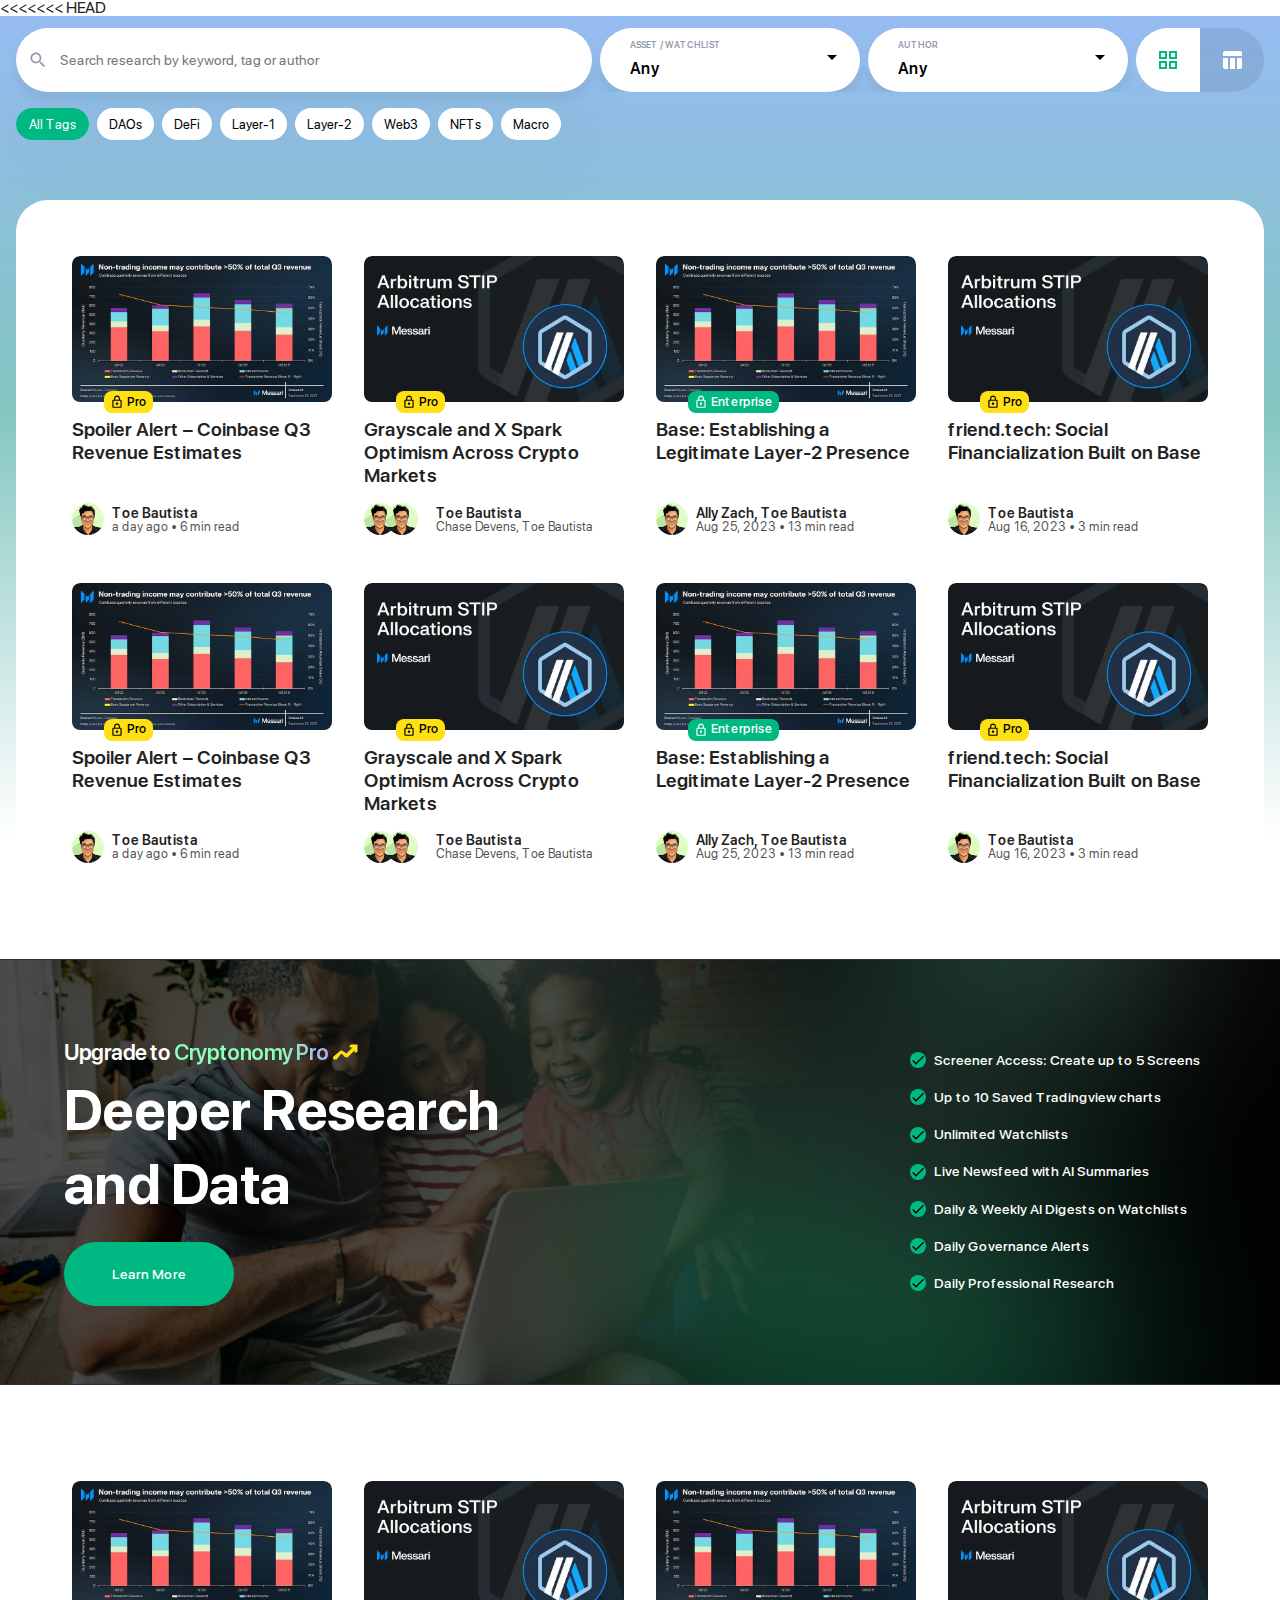
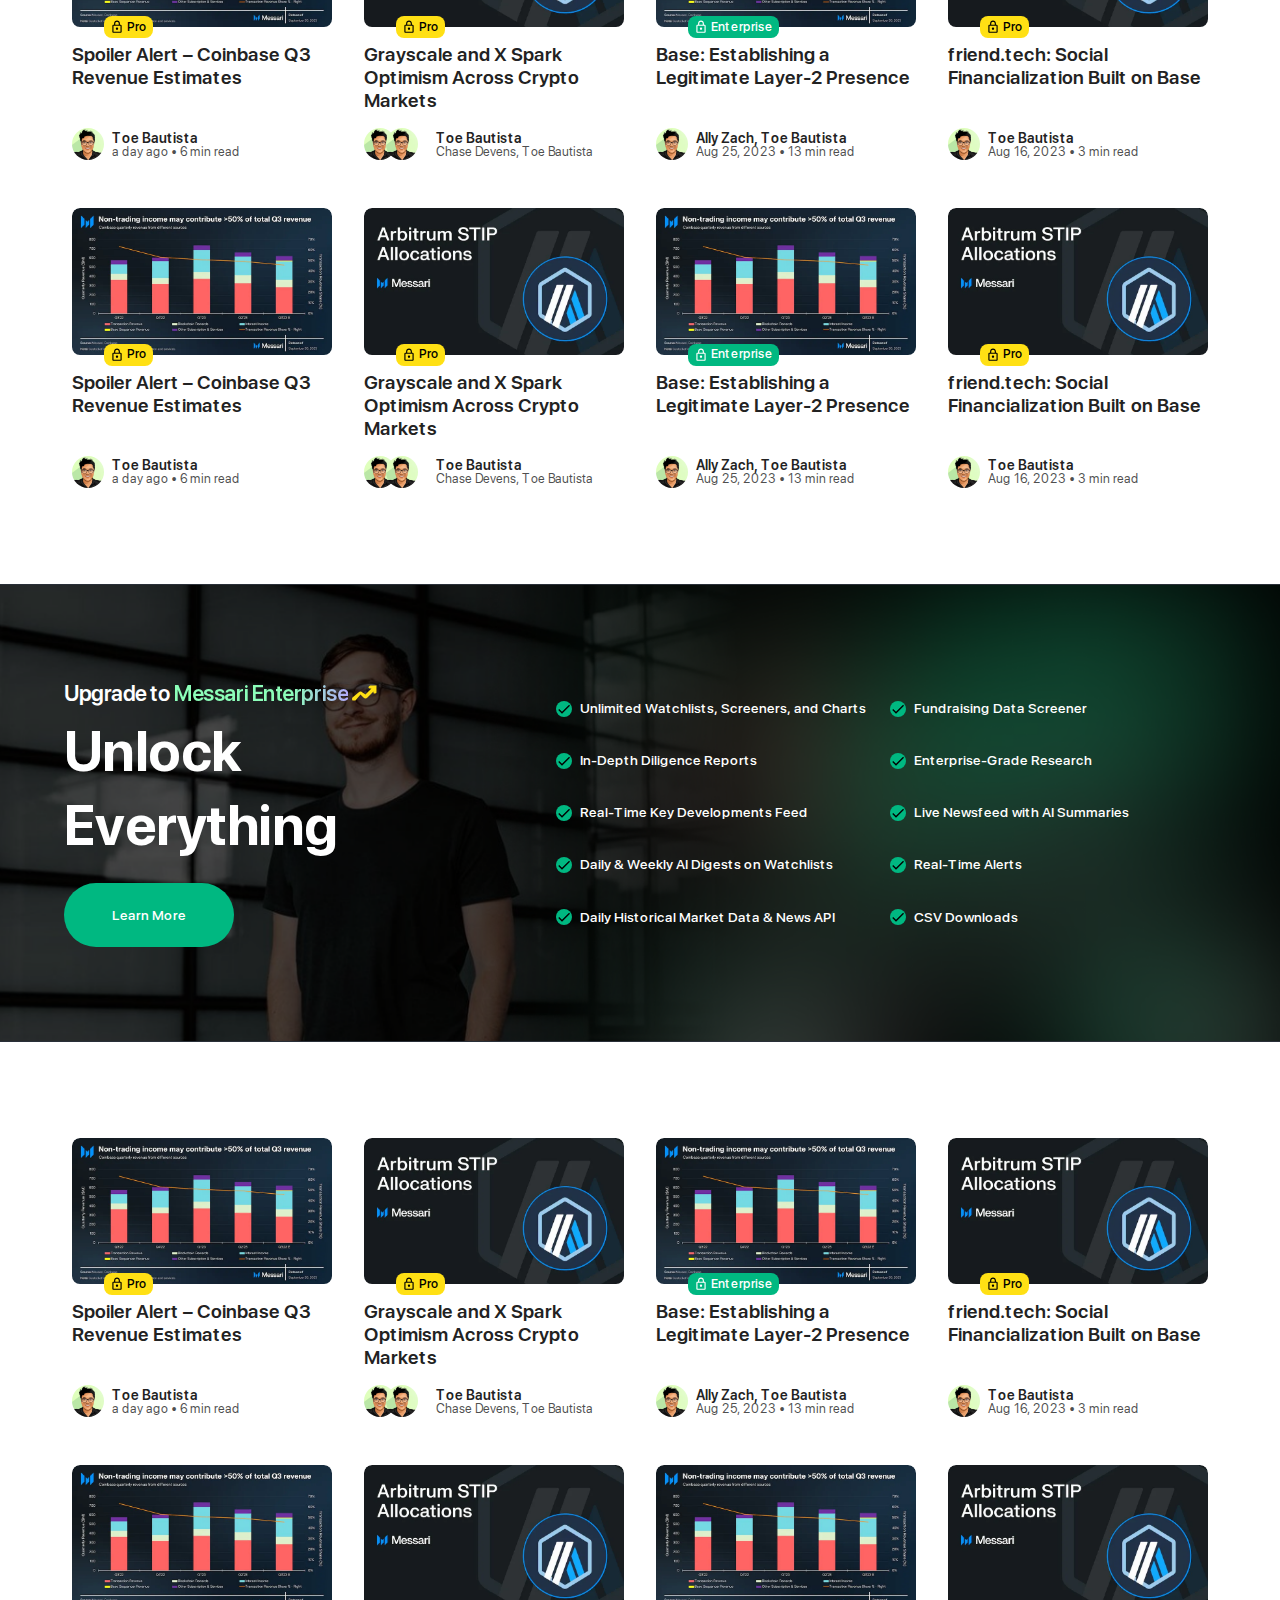
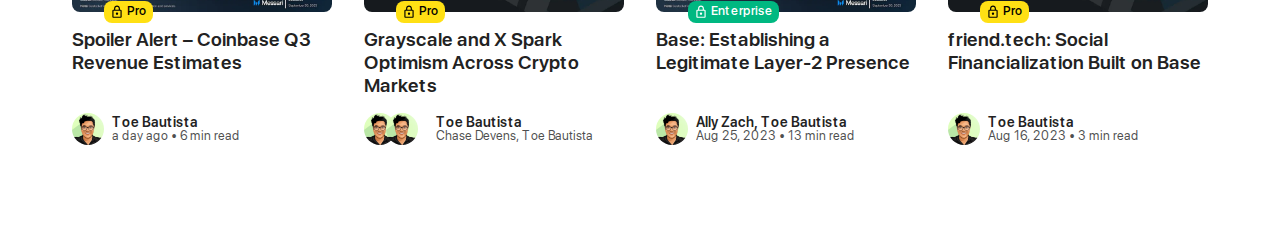
<file: index.html>
<<<<<<< HEAD
<!DOCTYPE html>
<html lang="en">

<head>
	<meta charset="UTF-8">
	<meta name="viewport" content="width=device-width, initial-scale=1.0">
	<link rel="stylesheet" href="css/reset.css">
	<link rel="stylesheet" href="css/fonts.css">
	<link rel="stylesheet" href="css/styles.css">
	<title>Research Page</title>
</head>

<body>
	<!-- <div class="research-navigate">
		<a href="/research" class='research-navigate__link active'>
			Research Reports
		</a>
		<a href="/research/protocol-reporting.html" class='research-navigate__link'>
			Protocol Reporting
		</a>
		<a href="/research/research-and-protocols.html" class='research-navigate__link'>
			All Research
		</a>
	</div> -->
	<main class="research-main">
		<div class="research-main__decor"></div>
		<div class="research-main__top">
			<div class="research-main__top-container">
				<div class="research-main__top-wrapper">
					<div class="research-main__filter">
						<div class="research-main__filter-top">
							<div class="research-main__filter-top-right">
								<div class='top-input__img'>
									<svg class="MuiSvgIcon-root MuiSvgIcon-fontSizeInherit css-1cw4hi4"
										focusable="false" aria-hidden="true" viewBox="0 0 24 24"
										data-testid="SearchIcon">
										<path
											d="M15.5 14h-.79l-.28-.27C15.41 12.59 16 11.11 16 9.5 16 5.91 13.09 3 9.5 3S3 5.91 3 9.5 5.91 16 9.5 16c1.61 0 3.09-.59 4.23-1.57l.27.28v.79l5 4.99L20.49 19l-4.99-5zm-6 0C7.01 14 5 11.99 5 9.5S7.01 5 9.5 5 14 7.01 14 9.5 11.99 14 9.5 14z">
										</path>
									</svg>
								</div>
								<div class="top-input__search">
									<input type="text" placeholder='Search research by keyword, tag or author'>
								</div>
							</div>
							<div class="filter-top">
								<button class="filter-top__button">
									<div class="button__left" id='filter-top__button-assets'>
										<div class="title">Asset / Watchlist</div>
										<div class="text">Any</div>
										<svg class="button__right arrow-assets" focusable="false" aria-hidden="true"
											viewBox="0 0 24 24" data-testid="ArrowDropDownIcon">
											<path d="m7 10 5 5 5-5z"></path>
										</svg>
									</div>
									<div class="assets-filter__content">
										<div class="assets-filter__content-top">
											<input type="text" placeholder='Filter...' id='search_filter_assets'>
										</div>
										<div class="assets-filter__content-center">
											<div class="center-top">
												<div class="center-top__row">
													<h6>Watchlists</h6>
													<a href="#">Create new</a>
												</div>
												<p class="center-top__text">You have not created any watchlists.</p>
												<div class="center-top__sublist">
													<h6>Assets</h6>
													<label for="select-all-checkbox">
														<input type="checkbox" id="select-all-checkbox">
														<span id="select-all-text">Select All</span>
													</label>
												</div>
											</div>
											<p class='result__filter-text'></p>
											<ul class="assets-filter__list">
												<!-- 1 -->
												<li class="assets-filter__item">
													<label class='assets-filter__label' for="assets__checkbox1">
														<input type="checkbox" id='assets__checkbox1'
															class='assets-filter__input'>
														<span class='assets__checkbox'></span>
														<div class='assets-filter__center'>
															<p>Bitcoin
															</p>
															<span>BTC</span>
														</div>
														<div class='assets-filter__item-img'>
															<img src="./images/coins/1.png" alt="">
														</div>
													</label>
												</li>
												<!-- 2 -->
												<li class="assets-filter__item">
													<label class='assets-filter__label' for="assets__checkbox2">
														<input type="checkbox" id='assets__checkbox2'
															class='assets-filter__input'>
														<span class='assets__checkbox'></span>
														<div class='assets-filter__center'>
															<p>Ethereum</p>
															<span>ETH</span>
														</div>
														<div class='assets-filter__item-img'>
															<img src="./images/coins/2.png" alt="">
														</div>
													</label>
												</li>
												<!-- 3 -->
												<li class="assets-filter__item">
													<label class='assets-filter__label' for="assets__checkbox3">
														<input type="checkbox" id='assets__checkbox3'
															class='assets-filter__input'>
														<span class='assets__checkbox'></span>
														<div class='assets-filter__center'>
															<p>Tether</p>
															<span>USDT</span>
														</div>
														<div class='assets-filter__item-img'>
															<img src="./images/coins/3.png" alt="">
														</div>
													</label>
												</li>
												<!-- 4 -->
												<li class="assets-filter__item">
													<label class='assets-filter__label' for="assets__checkbox4">
														<input type="checkbox" id='assets__checkbox4'
															class='assets-filter__input'>
														<span class='assets__checkbox'></span>
														<div class='assets-filter__center'>
															<p>BNB</p>
															<span>BNB</span>
														</div>
														<div class='assets-filter__item-img'>
															<img src="./images/coins/4.png" alt="">
														</div>
													</label>
												</li>
												<!-- 5 -->
												<li class="assets-filter__item">
													<label class='assets-filter__label' for="assets__checkbox5">
														<input type="checkbox" id='assets__checkbox5'
															class='assets-filter__input'>
														<span class='assets__checkbox'></span>
														<div class='assets-filter__center'>
															<p>XRP</p>
															<span>XRP</span>
														</div>
														<div class='assets-filter__item-img'>
															<img src="./images/coins/5.png" alt="">
														</div>
													</label>
												</li>
												<!-- 6 -->
												<li class="assets-filter__item">
													<label class='assets-filter__label' for="assets__checkbox6">
														<input type="checkbox" id='assets__checkbox6'
															class='assets-filter__input'>
														<span class='assets__checkbox'></span>
														<div class='assets-filter__center'>
															<p>USDC</p>
															<span>USDC</span>
														</div>
														<div class='assets-filter__item-img'>
															<img src="./images/coins/6.png" alt="">
														</div>
													</label>
												</li>
												<!-- 7 -->
												<li class="assets-filter__item">
													<label class='assets-filter__label' for="assets__checkbox7">
														<input type="checkbox" id='assets__checkbox7'
															class='assets-filter__input'>
														<span class='assets__checkbox'></span>
														<div class='assets-filter__center'>
															<p>Solana</p>
															<span>SOL</span>
														</div>
														<div class='assets-filter__item-img'>
															<img src="./images/coins/7.png" alt="">
														</div>
													</label>
												</li>
												<!-- 8 -->
												<li class="assets-filter__item">
													<label class='assets-filter__label' for="assets__checkbox8">
														<input type="checkbox" id='assets__checkbox8'
															class='assets-filter__input'>
														<span class='assets__checkbox'></span>
														<div class='assets-filter__center'>
															<p>Lido Staked Ether</p>
															<span>STETH</span>
														</div>
														<div class='assets-filter__item-img'>
															<img src="./images/coins/8.png" alt="">
														</div>
													</label>
												</li>
												<!-- 9 -->
												<li class="assets-filter__item">
													<label class='assets-filter__label' for="assets__checkbox9">
														<input type="checkbox" id='assets__checkbox9'
															class='assets-filter__input'>
														<span class='assets__checkbox'></span>
														<div class='assets-filter__center'>
															<p>Cardano</p>
															<span>ADA</span>
														</div>
														<div class='assets-filter__item-img'>
															<img src="./images/coins/9.png" alt="">
														</div>
													</label>
												</li>
												<!-- 10 -->
												<li class="assets-filter__item">
													<label class='assets-filter__label' for="assets__checkbox10">
														<input type="checkbox" id='assets__checkbox10'
															class='assets-filter__input'>
														<span class='assets__checkbox'></span>
														<div class='assets-filter__center'>
															<p>Dogecoin</p>
															<span>DOGE</span>
														</div>
														<div class='assets-filter__item-img'>
															<img src="./images/coins/10.png" alt="">
														</div>
													</label>
												</li>
											</ul>
										</div>
									</div>
								</button>
								<button class="filter-top__button">
									<div class="button__left" id='filter-top__button-author'>
										<div class="title">Author</div>
										<div class="author__text" id="selected-author">Any</div>
										<svg class="button__right arrow-author" focusable="false" aria-hidden="true"
											viewBox="0 0 24 24" data-testid="ArrowDropDownIcon">
											<path d="m7 10 5 5 5-5z"></path>
										</svg>
									</div>
									<div class="author-filter__content" id='author-filter__content'>
										<div class="author-filter__content-top">
											<input type="text" placeholder='Filter...' id='search_filter_author'>
											<label for="select-all-checkbox-author">
												<input type="checkbox" class='' id="select-all-checkbox-author">
												<span id="select-all-text-author">Select All</span>
											</label>
										</div>
										<div class="author-filter__content-center">
											<ul class='author-filter__content-list'>
												<!-- 1 -->
												<li class="author-filter__item">
													<label class='author-filter__label' for="author__checkbox1">
														<input type="checkbox" id='author__checkbox1'
															class='assets-filter__input'>
														<span class='assets__checkbox'></span>
														<p class='author-filter__center'>
															Ally Zach
														</p>
														<div class='author-filter__item-img'>
															<img src="./images/research/author/filter/1.avif" alt="">
														</div>
													</label>
												</li>
												<!-- 2 -->
												<li class="author-filter__item">
													<label class='author-filter__label' for="author__checkbox2">
														<input type="checkbox" id='author__checkbox2'
															class='assets-filter__input'>
														<span class='assets__checkbox'></span>
														<p class='author-filter__center'>
															AJ Scolaro
														</p>
														<div class='author-filter__item-img'>
															<img src="./images/research/author/filter/2.avif" alt="">
														</div>
													</label>
												</li>
												<!-- 3 -->
												<li class="author-filter__item">
													<label class='author-filter__label' for="author__checkbox3">
														<input type="checkbox" id='author__checkbox3'
															class='assets-filter__input'>
														<span class='assets__checkbox'></span>
														<p class='author-filter__center'>
															John_TotalValue_Locke
														</p>
														<div class='author-filter__item-img'>
															<img src="./images/research/author/filter/3.avif" alt="">
														</div>
													</label>
												</li>
												<!-- 4 -->
												<li class="author-filter__item">
													<label class='author-filter__label' for="author__checkbox4">
														<input type="checkbox" id='author__checkbox4'
															class='assets-filter__input'>
														<span class='assets__checkbox'></span>
														<p class='author-filter__center'>
															Ainsley To
														</p>
														<div class='author-filter__item-img'>
															<img src="./images/research/author/filter/4.avif" alt="">
														</div>
													</label>
												</li>
												<!-- 5 -->
												<li class="author-filter__item">
													<label class='author-filter__label' for="author__checkbox5">
														<input type="checkbox" id='author__checkbox5'
															class='assets-filter__input'>
														<span class='assets__checkbox'></span>
														<p class='author-filter__center'>
															AJ Scolaro
														</p>
														<div class='author-filter__item-img'>
															<img src="./images/research/author/filter/5.avif" alt="">
														</div>
													</label>
												</li>
												<!-- 6 -->
												<li class="author-filter__item">
													<label class='author-filter__label' for="author__checkbox6">
														<input type="checkbox" id='author__checkbox6'
															class='assets-filter__input'>
														<span class='assets__checkbox'></span>
														<p class='author-filter__center'>
															Jerry Sun
														</p>
														<div class='author-filter__item-img'>
															<img src="./images/research/author/filter/6.avif" alt="">
														</div>
													</label>
												</li>
												<!-- 7 -->
												<li class="author-filter__item">
													<label class='author-filter__label' for="author__checkbox7">
														<input type="checkbox" id='author__checkbox7'
															class='assets-filter__input'>
														<span class='assets__checkbox'></span>
														<p class='author-filter__center'>
															AJ Scolaro
														</p>
														<div class='author-filter__item-img'>
															<img src="./images/research/author/filter/7.avif" alt="">
														</div>
													</label>
												</li>
												<!-- 8 -->
												<li class="author-filter__item">
													<label class='author-filter__label' for="author__checkbox8">
														<input type="checkbox" id='author__checkbox8'
															class='assets-filter__input'>
														<span class='assets__checkbox'></span>
														<p class='author-filter__center'>
															AJ Scolaro
														</p>
														<div class='author-filter__item-img'>
															<img src="./images/research/author/filter/8.avif" alt="">
														</div>
													</label>
												</li>
												<!-- 9 -->
												<li class="author-filter__item">
													<label class='author-filter__label' for="author__checkbox9">
														<input type="checkbox" id='author__checkbox9'
															class='assets-filter__input'>
														<span class='assets__checkbox'></span>
														<p class='author-filter__center'>
															AJ Scolaro
														</p>
														<div class='author-filter__item-img'>
															<img src="./images/research/author/filter/9.avif" alt="">
														</div>
													</label>
												</li>
												<!-- 10 -->
												<li class="author-filter__item">
													<label class='author-filter__label' for="author__checkbox10">
														<input type="checkbox" id='author__checkbox10'
															class='assets-filter__input'>
														<span class='assets__checkbox'></span>
														<p class='author-filter__center'>
															AJ Scolaro
														</p>
														<div class='author-filter__item-img'>
															<img src="./images/research/author/filter/10.avif" alt="">
														</div>
													</label>
												</li>
												<!--  -->
											</ul>
										</div>
									</div>
								</button>
								<div class="filter-top__box">
									<button class='filter-top__box-one active'>
										<svg class="" focusable="false" aria-hidden="true" viewBox="0 0 24 24"
											data-testid="GridViewIcon">
											<path fill-rule="evenodd"
												d="M3 3v8h8V3H3zm6 6H5V5h4v4zm-6 4v8h8v-8H3zm6 6H5v-4h4v4zm4-16v8h8V3h-8zm6 6h-4V5h4v4zm-6 4v8h8v-8h-8zm6 6h-4v-4h4v4z">
											</path>
										</svg>
									</button>
									<button class='filter-top__box-two'>
										<svg class="" focusable="false" aria-hidden="true" viewBox="0 0 24 24"
											data-testid="TableChartIcon">
											<path
												d="M10 10.02h5V21h-5zM17 21h3c1.1 0 2-.9 2-2v-9h-5v11zm3-18H5c-1.1 0-2 .9-2 2v3h19V5c0-1.1-.9-2-2-2zM3 19c0 1.1.9 2 2 2h3V10H3v9z">
											</path>
										</svg>
									</button>
								</div>
							</div>
						</div>
						<div class="research-main__filter-bottom box">
							<div class="box-item active" data-tag="All-Tags">
								<span>All Tags</span>
							</div>
							<div class="box-item" data-tag="DAOs">
								<span>DAOs</span>
							</div>
							<div class="box-item" data-tag="DeFi">
								<span>DeFi</span>
							</div>
							<div class="box-item" data-tag="Layer-1">
								<span>Layer-1</span>
							</div>
							<div class="box-item" data-tag="Layer-2">
								<span>Layer-2</span>
							</div>
							<div class="box-item" data-tag="Web3">
								<span>Web3</span>
							</div>
							<div class="box-item" data-tag="NFTs">
								<span>NFTs</span>
							</div>
							<div class="box-item" data-tag="Macro">
								<span>Macro</span>
							</div>
						</div>
					</div>
					<!-- hello -->
					<div class="research-main__filter mob">
						<div class="mob-filter">
							<div class="mob-filter__search">
								<div class="mob-filter__search-inner ">
									<div class="mob-filter__search-img">
										<svg class="" focusable="false" aria-hidden="true" viewBox="0 0 24 24"
											data-testid="SearchIcon">
											<path
												d="M15.5 14h-.79l-.28-.27C15.41 12.59 16 11.11 16 9.5 16 5.91 13.09 3 9.5 3S3 5.91 3 9.5 5.91 16 9.5 16c1.61 0 3.09-.59 4.23-1.57l.27.28v.79l5 4.99L20.49 19l-4.99-5zm-6 0C7.01 14 5 11.99 5 9.5S7.01 5 9.5 5 14 7.01 14 9.5 11.99 14 9.5 14z">
											</path>
										</svg>
									</div>
									<div class="mob-filter__search-input">
										<input type="text" placeholder='Search: keyword, tag, author'>
									</div>
								</div>
								<button class='mob-filter__search-button' type='button'>Cancel</button>
							</div>
							<!-- tag -->
							<div class="mob-filter__tag">
								<div class="mob-filter__tag-inner">
									<span class='mob-filter__tag-inner-text'>All tags</span>
									<svg class="mob-filter__tag-svg" focusable="false" aria-hidden="true"
										viewBox="0 0 24 24" data-testid="ArrowDropDownOutlinedIcon">
										<path d="m7 10 5 5 5-5H7z"></path>
									</svg>
								</div>
							</div>
							<!-- filter -->
							<div class="mob-filter__filter">
								<button class="mob-filter__filter-button">
									<svg class="mob-filter__filter-svg" focusable="false" aria-hidden="true"
										viewBox="0 0 24 24" data-testid="FilterListRoundedIcon">
										<path
											d="M11 18h2c.55 0 1-.45 1-1s-.45-1-1-1h-2c-.55 0-1 .45-1 1s.45 1 1 1zM3 7c0 .55.45 1 1 1h16c.55 0 1-.45 1-1s-.45-1-1-1H4c-.55 0-1 .45-1 1zm4 6h10c.55 0 1-.45 1-1s-.45-1-1-1H7c-.55 0-1 .45-1 1s.45 1 1 1z">
										</path>
									</svg>
								</button>
								<div class="mob-filter__filter-hidden">
									<div class="mob-filter__filter-hidden-one">
										<span class='text-mob'>All Assets</span>
										<svg class="" focusable="false" aria-hidden="true" viewBox="0 0 24 24"
											data-testid="ArrowDropDownOutlinedIcon">
											<path d="m7 10 5 5 5-5H7z"></path>
										</svg>
									</div>
									<div class="mob-filter__filter-hidden-two">
										<span class='author__text-mob'>All Authors</span>
										<svg class="" focusable="false" aria-hidden="true" viewBox="0 0 24 24"
											data-testid="ArrowDropDownOutlinedIcon">
											<path d="m7 10 5 5 5-5H7z"></path>
										</svg>
									</div>
									<button class="mob-filter__filter-hidden-button" id='resetFiltersButton'>
										Reset filters
									</button>
								</div>
							</div>
						</div>
					</div>
				</div>
			</div>
		</div>
		<div class="research-main__column">
			<div class="research-main__content">
				<!-- start content -->
				<div class="research-content">
					<div class="container">
						<div class="research-content__wrapper">
							<!-- 1 -->
							<div class="research-content__item">
								<a href='' class="research-content__item-img">
									<img src="./images/research/1.webp" alt="">
									<div class="research-content__item-status pro">
										<svg viewBox="0 0 24 24" fill="none" xmlns="http://www.w3.org/2000/svg"
											class="css-1ij4w9j">
											<path
												d="M18 8h-1V6c0-2.76-2.24-5-5-5S7 3.24 7 6v2H6c-1.1 0-2 .9-2 2v10c0 1.1.9 2 2 2h12c1.1 0 2-.9 2-2V10c0-1.1-.9-2-2-2zM9 6c0-1.66 1.34-3 3-3s3 1.34 3 3v2H9V6zm9 14H6V10h12v10zm-6-3c1.1 0 2-.9 2-2s-.9-2-2-2-2 .9-2 2 .9 2 2 2z"
												fill="currentColor"></path>
										</svg>
										Pro
									</div>
								</a>
								<h4 class="research-content__item-title">Spoiler Alert – Coinbase Q3 Revenue Estimates
								</h4>
								<div class="research-content__item-bottom item-box">
									<div class="item-box">
										<div class="item-box__left">
											<img src="./images/research/author/1.avif" alt="">
										</div>
										<div class="item-box__right">
											<h6 class="item-box__title">Toe Bautista</h6>
											<p class="item-box__text">a day ago • 6 min read</p>
										</div>
									</div>
								</div>
							</div>
							<!-- 2 -->
							<div class="research-content__item">
								<a href='' class="research-content__item-img">
									<img src="./images/research/2.webp" alt="">
									<div class="research-content__item-status pro">
										<svg viewBox="0 0 24 24" fill="none" xmlns="http://www.w3.org/2000/svg"
											class="css-1ij4w9j">
											<path
												d="M18 8h-1V6c0-2.76-2.24-5-5-5S7 3.24 7 6v2H6c-1.1 0-2 .9-2 2v10c0 1.1.9 2 2 2h12c1.1 0 2-.9 2-2V10c0-1.1-.9-2-2-2zM9 6c0-1.66 1.34-3 3-3s3 1.34 3 3v2H9V6zm9 14H6V10h12v10zm-6-3c1.1 0 2-.9 2-2s-.9-2-2-2-2 .9-2 2 .9 2 2 2z"
												fill="currentColor"></path>
										</svg>
										Pro
									</div>
								</a>
								<h4 class="research-content__item-title">Grayscale and X Spark Optimism
									Across Crypto Markets</h4>
								<div class="research-content__item-bottom item-box">
									<div class="item-box">
										<div class="item-box__left">
											<img src="./images/research/author/1.avif" alt="">
											<img src="./images/research/author/1.avif" alt="">
										</div>
										<div class="item-box__right">
											<h6 class="item-box__title">Toe Bautista</h6>
											<p class="item-box__text">Chase Devens, Toe Bautista</p>
										</div>
									</div>
								</div>
							</div>
							<!-- 3 -->
							<div class="research-content__item">
								<a href='' class="research-content__item-img">
									<img src="./images/research/1.webp" alt="">
									<div class="research-content__item-status enterprise">
										<svg viewBox="0 0 24 24" fill="none" xmlns="http://www.w3.org/2000/svg"
											class="css-1ij4w9j">
											<path
												d="M18 8h-1V6c0-2.76-2.24-5-5-5S7 3.24 7 6v2H6c-1.1 0-2 .9-2 2v10c0 1.1.9 2 2 2h12c1.1 0 2-.9 2-2V10c0-1.1-.9-2-2-2zM9 6c0-1.66 1.34-3 3-3s3 1.34 3 3v2H9V6zm9 14H6V10h12v10zm-6-3c1.1 0 2-.9 2-2s-.9-2-2-2-2 .9-2 2 .9 2 2 2z"
												fill="currentColor"></path>
										</svg>
										Enterprise
									</div>
								</a>
								<h4 class="research-content__item-title">Base: Establishing a Legitimate Layer-2
									Presence
								</h4>
								<div class="research-content__item-bottom item-box">
									<div class="item-box">
										<div class="item-box__left">
											<img src="./images/research/author/1.avif" alt="">
										</div>
										<div class="item-box__right">
											<h6 class="item-box__title">Ally Zach, Toe Bautista</h6>
											<p class="item-box__text">Aug 25, 2023 • 13 min read</p>
										</div>
									</div>
								</div>
							</div>
							<!-- 4 -->
							<div class="research-content__item">
								<a href='' class="research-content__item-img">
									<img src="./images/research/2.webp" alt="">
									<div class="research-content__item-status pro">
										<svg viewBox="0 0 24 24" fill="none" xmlns="http://www.w3.org/2000/svg"
											class="css-1ij4w9j">
											<path
												d="M18 8h-1V6c0-2.76-2.24-5-5-5S7 3.24 7 6v2H6c-1.1 0-2 .9-2 2v10c0 1.1.9 2 2 2h12c1.1 0 2-.9 2-2V10c0-1.1-.9-2-2-2zM9 6c0-1.66 1.34-3 3-3s3 1.34 3 3v2H9V6zm9 14H6V10h12v10zm-6-3c1.1 0 2-.9 2-2s-.9-2-2-2-2 .9-2 2 .9 2 2 2z"
												fill="currentColor"></path>
										</svg>
										Pro
									</div>
								</a>
								<h4 class="research-content__item-title">friend.tech: Social Financialization Built on
									Base
								</h4>
								<div class="research-content__item-bottom item-box">
									<div class="item-box">
										<div class="item-box__left">
											<img src="./images/research/author/1.avif" alt="">
										</div>
										<div class="item-box__right">
											<h6 class="item-box__title">Toe Bautista</h6>
											<p class="item-box__text">Aug 16, 2023 • 3 min read</p>
										</div>
									</div>
								</div>
							</div>
							<!-- 5 -->
							<!-- 6 -->
							<div class="research-content__item">
								<a href='' class="research-content__item-img">
									<img src="./images/research/1.webp" alt="">
									<div class="research-content__item-status pro">
										<svg viewBox="0 0 24 24" fill="none" xmlns="http://www.w3.org/2000/svg"
											class="css-1ij4w9j">
											<path
												d="M18 8h-1V6c0-2.76-2.24-5-5-5S7 3.24 7 6v2H6c-1.1 0-2 .9-2 2v10c0 1.1.9 2 2 2h12c1.1 0 2-.9 2-2V10c0-1.1-.9-2-2-2zM9 6c0-1.66 1.34-3 3-3s3 1.34 3 3v2H9V6zm9 14H6V10h12v10zm-6-3c1.1 0 2-.9 2-2s-.9-2-2-2-2 .9-2 2 .9 2 2 2z"
												fill="currentColor"></path>
										</svg>
										Pro
									</div>
								</a>
								<h4 class="research-content__item-title">Spoiler Alert – Coinbase Q3 Revenue Estimates
								</h4>
								<div class="research-content__item-bottom item-box">
									<div class="item-box">
										<div class="item-box__left">
											<img src="./images/research/author/1.avif" alt="">
										</div>
										<div class="item-box__right">
											<h6 class="item-box__title">Toe Bautista</h6>
											<p class="item-box__text">a day ago • 6 min read</p>
										</div>
									</div>
								</div>
							</div>
							<!-- 6 -->
							<div class="research-content__item">
								<a href='' class="research-content__item-img">
									<img src="./images/research/2.webp" alt="">
									<div class="research-content__item-status pro">
										<svg viewBox="0 0 24 24" fill="none" xmlns="http://www.w3.org/2000/svg"
											class="css-1ij4w9j">
											<path
												d="M18 8h-1V6c0-2.76-2.24-5-5-5S7 3.24 7 6v2H6c-1.1 0-2 .9-2 2v10c0 1.1.9 2 2 2h12c1.1 0 2-.9 2-2V10c0-1.1-.9-2-2-2zM9 6c0-1.66 1.34-3 3-3s3 1.34 3 3v2H9V6zm9 14H6V10h12v10zm-6-3c1.1 0 2-.9 2-2s-.9-2-2-2-2 .9-2 2 .9 2 2 2z"
												fill="currentColor"></path>
										</svg>
										Pro
									</div>
								</a>
								<h4 class="research-content__item-title">Grayscale and X Spark Optimism
									Across Crypto Markets</h4>
								<div class="research-content__item-bottom item-box">
									<div class="item-box">
										<div class="item-box__left">
											<img src="./images/research/author/1.avif" alt="">
											<img src="./images/research/author/1.avif" alt="">
										</div>
										<div class="item-box__right">
											<h6 class="item-box__title">Toe Bautista</h6>
											<p class="item-box__text">Chase Devens, Toe Bautista</p>
										</div>
									</div>
								</div>
							</div>
							<!-- 7 -->
							<div class="research-content__item">
								<a href='' class="research-content__item-img">
									<img src="./images/research/1.webp" alt="">
									<div class="research-content__item-status enterprise">
										<svg viewBox="0 0 24 24" fill="none" xmlns="http://www.w3.org/2000/svg"
											class="css-1ij4w9j">
											<path
												d="M18 8h-1V6c0-2.76-2.24-5-5-5S7 3.24 7 6v2H6c-1.1 0-2 .9-2 2v10c0 1.1.9 2 2 2h12c1.1 0 2-.9 2-2V10c0-1.1-.9-2-2-2zM9 6c0-1.66 1.34-3 3-3s3 1.34 3 3v2H9V6zm9 14H6V10h12v10zm-6-3c1.1 0 2-.9 2-2s-.9-2-2-2-2 .9-2 2 .9 2 2 2z"
												fill="currentColor"></path>
										</svg>
										Enterprise
									</div>
								</a>
								<h4 class="research-content__item-title">Base: Establishing a Legitimate Layer-2
									Presence
								</h4>
								<div class="research-content__item-bottom item-box">
									<div class="item-box">
										<div class="item-box__left">
											<img src="./images/research/author/1.avif" alt="">
										</div>
										<div class="item-box__right">
											<h6 class="item-box__title">Ally Zach, Toe Bautista</h6>
											<p class="item-box__text">Aug 25, 2023 • 13 min read</p>
										</div>
									</div>
								</div>
							</div>
							<!-- 8 -->
							<div class="research-content__item">
								<a href='' class="research-content__item-img">
									<img src="./images/research/2.webp" alt="">
									<div class="research-content__item-status pro">
										<svg viewBox="0 0 24 24" fill="none" xmlns="http://www.w3.org/2000/svg"
											class="css-1ij4w9j">
											<path
												d="M18 8h-1V6c0-2.76-2.24-5-5-5S7 3.24 7 6v2H6c-1.1 0-2 .9-2 2v10c0 1.1.9 2 2 2h12c1.1 0 2-.9 2-2V10c0-1.1-.9-2-2-2zM9 6c0-1.66 1.34-3 3-3s3 1.34 3 3v2H9V6zm9 14H6V10h12v10zm-6-3c1.1 0 2-.9 2-2s-.9-2-2-2-2 .9-2 2 .9 2 2 2z"
												fill="currentColor"></path>
										</svg>
										Pro
									</div>
								</a>
								<h4 class="research-content__item-title">friend.tech: Social Financialization Built on
									Base
								</h4>
								<div class="research-content__item-bottom item-box">
									<div class="item-box">
										<div class="item-box__left">
											<img src="./images/research/author/1.avif" alt="">
										</div>
										<div class="item-box__right">
											<h6 class="item-box__title">Toe Bautista</h6>
											<p class="item-box__text">Aug 16, 2023 • 3 min read</p>
										</div>
									</div>
								</div>
							</div>
							<!-- end -->
						</div>
					</div>
				</div>
			</div>
			<!-- end content -->
			<!-- banner PRO -->
			<div class="research-pro">
				<img class='research-pro__banner-one' src="./images/banner-one.png" alt="">
				<img class='research-pro__banner-decor' src="./images/decor.png" alt="">
				<div class="research-pro__left">
					<h6 class="research-pro__left-subtitle">Upgrade to <span>Cryptonomy Pro</span>
						<svg xmlns="http://www.w3.org/2000/svg" width="25" height="16" viewBox="0 0 25 16" fill="none">
							<path
								d="M24.4692 1.44854C24.3876 1.24518 24.6164 0.601886 24.4692 0.448536C24.4452 0.423534 23.4932 0.470205 23.4692 0.448536C23.338 0.326856 23.6356 0.518544 23.4692 0.448536C23.2948 0.373528 22.6548 0.45687 22.4692 0.448536C22.4452 0.448536 22.4932 0.448536 22.4692 0.448536H18.4692C17.586 0.448536 16.4692 1.52844 16.4692 2.44854C16.4692 3.36864 17.586 3.44854 18.4692 3.44854H19.4692L13.4692 9.44854L10.4692 7.44854C9.22116 6.1584 7.71249 6.15173 6.46922 7.44854L0.469224 12.4485C-0.156408 13.1003 -0.156408 14.7968 0.469224 15.4485C0.781239 15.7736 2.0596 15.4485 2.46922 15.4485C2.87884 15.4485 3.15721 15.7736 3.46922 15.4485L8.46922 9.44854L11.4692 12.4485C12.7221 13.742 14.226 13.7487 15.4692 12.4485L21.4692 6.44854V7.44854C21.4692 8.36864 21.586 8.44854 22.4692 8.44854C23.3525 8.44854 24.4692 8.36864 24.4692 7.44854V2.44854C24.4692 2.23185 24.5492 1.65189 24.4692 1.44854Z"
								fill="#FFE014" />
						</svg>
					</h6>
					<h2 class="research-pro__left-title">Deeper Research and Data</h2>
					<a href="#" class='research-pro__left-link'>Learn More</a>
				</div>
				<ul class="research-pro__right">
					<li class='research-pro__right-item'>
						<svg focusable="false" aria-hidden="true" viewBox="0 0 24 24" data-testid="CheckIcon">
							<path d="M9 16.17 4.83 12l-1.42 1.41L9 19 21 7l-1.41-1.41z"></path>
						</svg>
						Screener Access: Create up to 5 Screens
					</li>
					<li class='research-pro__right-item'>
						<svg focusable="false" aria-hidden="true" viewBox="0 0 24 24" data-testid="CheckIcon">
							<path d="M9 16.17 4.83 12l-1.42 1.41L9 19 21 7l-1.41-1.41z"></path>
						</svg>
						Up to 10 Saved Tradingview charts
					</li>
					<li class='research-pro__right-item'>
						<svg focusable="false" aria-hidden="true" viewBox="0 0 24 24" data-testid="CheckIcon">
							<path d="M9 16.17 4.83 12l-1.42 1.41L9 19 21 7l-1.41-1.41z"></path>
						</svg>
						Unlimited Watchlists
					</li>
					<li class='research-pro__right-item'>
						<svg focusable="false" aria-hidden="true" viewBox="0 0 24 24" data-testid="CheckIcon">
							<path d="M9 16.17 4.83 12l-1.42 1.41L9 19 21 7l-1.41-1.41z"></path>
						</svg>
						Live Newsfeed with AI Summaries
					</li>
					<li class='research-pro__right-item'>
						<svg focusable="false" aria-hidden="true" viewBox="0 0 24 24" data-testid="CheckIcon">
							<path d="M9 16.17 4.83 12l-1.42 1.41L9 19 21 7l-1.41-1.41z"></path>
						</svg>
						Daily & Weekly AI Digests on Watchlists
					</li>
					<li class='research-pro__right-item'>
						<svg focusable="false" aria-hidden="true" viewBox="0 0 24 24" data-testid="CheckIcon">
							<path d="M9 16.17 4.83 12l-1.42 1.41L9 19 21 7l-1.41-1.41z"></path>
						</svg>
						Daily Governance Alerts
					</li>
					<li class='research-pro__right-item'>
						<svg focusable="false" aria-hidden="true" viewBox="0 0 24 24" data-testid="CheckIcon">
							<path d="M9 16.17 4.83 12l-1.42 1.41L9 19 21 7l-1.41-1.41z"></path>
						</svg>
						Daily Professional Research
					</li>
				</ul>
			</div>
			<!-- end banner Pro -->
			<!-- start two content block -->
			<div class="research-content">
				<div class="container">
					<div class="research-content__wrapper">
						<!-- 1 -->
						<div class="research-content__item">
							<a href='' class="research-content__item-img">
								<img src="./images/research/1.webp" alt="">
								<div class="research-content__item-status pro">
									<svg viewBox="0 0 24 24" fill="none" xmlns="http://www.w3.org/2000/svg"
										class="css-1ij4w9j">
										<path
											d="M18 8h-1V6c0-2.76-2.24-5-5-5S7 3.24 7 6v2H6c-1.1 0-2 .9-2 2v10c0 1.1.9 2 2 2h12c1.1 0 2-.9 2-2V10c0-1.1-.9-2-2-2zM9 6c0-1.66 1.34-3 3-3s3 1.34 3 3v2H9V6zm9 14H6V10h12v10zm-6-3c1.1 0 2-.9 2-2s-.9-2-2-2-2 .9-2 2 .9 2 2 2z"
											fill="currentColor"></path>
									</svg>
									Pro
								</div>
							</a>
							<h4 class="research-content__item-title">Spoiler Alert – Coinbase Q3 Revenue Estimates
							</h4>
							<div class="research-content__item-bottom item-box">
								<div class="item-box">
									<div class="item-box__left">
										<img src="./images/research/author/1.avif" alt="">
									</div>
									<div class="item-box__right">
										<h6 class="item-box__title">Toe Bautista</h6>
										<p class="item-box__text">a day ago • 6 min read</p>
									</div>
								</div>
							</div>
						</div>
						<!-- 2 -->
						<div class="research-content__item">
							<a href='' class="research-content__item-img">
								<img src="./images/research/2.webp" alt="">
								<div class="research-content__item-status pro">
									<svg viewBox="0 0 24 24" fill="none" xmlns="http://www.w3.org/2000/svg"
										class="css-1ij4w9j">
										<path
											d="M18 8h-1V6c0-2.76-2.24-5-5-5S7 3.24 7 6v2H6c-1.1 0-2 .9-2 2v10c0 1.1.9 2 2 2h12c1.1 0 2-.9 2-2V10c0-1.1-.9-2-2-2zM9 6c0-1.66 1.34-3 3-3s3 1.34 3 3v2H9V6zm9 14H6V10h12v10zm-6-3c1.1 0 2-.9 2-2s-.9-2-2-2-2 .9-2 2 .9 2 2 2z"
											fill="currentColor"></path>
									</svg>
									Pro
								</div>
							</a>
							<h4 class="research-content__item-title">Grayscale and X Spark Optimism
								Across Crypto Markets</h4>
							<div class="research-content__item-bottom item-box">
								<div class="item-box">
									<div class="item-box__left">
										<img src="./images/research/author/1.avif" alt="">
										<img src="./images/research/author/1.avif" alt="">
									</div>
									<div class="item-box__right">
										<h6 class="item-box__title">Toe Bautista</h6>
										<p class="item-box__text">Chase Devens, Toe Bautista</p>
									</div>
								</div>
							</div>
						</div>
						<!-- 3 -->
						<div class="research-content__item">
							<a href='' class="research-content__item-img">
								<img src="./images/research/1.webp" alt="">
								<div class="research-content__item-status enterprise">
									<svg viewBox="0 0 24 24" fill="none" xmlns="http://www.w3.org/2000/svg"
										class="css-1ij4w9j">
										<path
											d="M18 8h-1V6c0-2.76-2.24-5-5-5S7 3.24 7 6v2H6c-1.1 0-2 .9-2 2v10c0 1.1.9 2 2 2h12c1.1 0 2-.9 2-2V10c0-1.1-.9-2-2-2zM9 6c0-1.66 1.34-3 3-3s3 1.34 3 3v2H9V6zm9 14H6V10h12v10zm-6-3c1.1 0 2-.9 2-2s-.9-2-2-2-2 .9-2 2 .9 2 2 2z"
											fill="currentColor"></path>
									</svg>
									Enterprise
								</div>
							</a>
							<h4 class="research-content__item-title">Base: Establishing a Legitimate Layer-2 Presence
							</h4>
							<div class="research-content__item-bottom item-box">
								<div class="item-box">
									<div class="item-box__left">
										<img src="./images/research/author/1.avif" alt="">
									</div>
									<div class="item-box__right">
										<h6 class="item-box__title">Ally Zach, Toe Bautista</h6>
										<p class="item-box__text">Aug 25, 2023 • 13 min read</p>
									</div>
								</div>
							</div>
						</div>
						<!-- 4 -->
						<div class="research-content__item">
							<a href='' class="research-content__item-img">
								<img src="./images/research/2.webp" alt="">
								<div class="research-content__item-status pro">
									<svg viewBox="0 0 24 24" fill="none" xmlns="http://www.w3.org/2000/svg"
										class="css-1ij4w9j">
										<path
											d="M18 8h-1V6c0-2.76-2.24-5-5-5S7 3.24 7 6v2H6c-1.1 0-2 .9-2 2v10c0 1.1.9 2 2 2h12c1.1 0 2-.9 2-2V10c0-1.1-.9-2-2-2zM9 6c0-1.66 1.34-3 3-3s3 1.34 3 3v2H9V6zm9 14H6V10h12v10zm-6-3c1.1 0 2-.9 2-2s-.9-2-2-2-2 .9-2 2 .9 2 2 2z"
											fill="currentColor"></path>
									</svg>
									Pro
								</div>
							</a>
							<h4 class="research-content__item-title">friend.tech: Social Financialization Built on Base
							</h4>
							<div class="research-content__item-bottom item-box">
								<div class="item-box">
									<div class="item-box__left">
										<img src="./images/research/author/1.avif" alt="">
									</div>
									<div class="item-box__right">
										<h6 class="item-box__title">Toe Bautista</h6>
										<p class="item-box__text">Aug 16, 2023 • 3 min read</p>
									</div>
								</div>
							</div>
						</div>
						<!-- 5 -->
						<!-- 6 -->
						<div class="research-content__item">
							<a href='' class="research-content__item-img">
								<img src="./images/research/1.webp" alt="">
								<div class="research-content__item-status pro">
									<svg viewBox="0 0 24 24" fill="none" xmlns="http://www.w3.org/2000/svg"
										class="css-1ij4w9j">
										<path
											d="M18 8h-1V6c0-2.76-2.24-5-5-5S7 3.24 7 6v2H6c-1.1 0-2 .9-2 2v10c0 1.1.9 2 2 2h12c1.1 0 2-.9 2-2V10c0-1.1-.9-2-2-2zM9 6c0-1.66 1.34-3 3-3s3 1.34 3 3v2H9V6zm9 14H6V10h12v10zm-6-3c1.1 0 2-.9 2-2s-.9-2-2-2-2 .9-2 2 .9 2 2 2z"
											fill="currentColor"></path>
									</svg>
									Pro
								</div>
							</a>
							<h4 class="research-content__item-title">Spoiler Alert – Coinbase Q3 Revenue Estimates
							</h4>
							<div class="research-content__item-bottom item-box">
								<div class="item-box">
									<div class="item-box__left">
										<img src="./images/research/author/1.avif" alt="">
									</div>
									<div class="item-box__right">
										<h6 class="item-box__title">Toe Bautista</h6>
										<p class="item-box__text">a day ago • 6 min read</p>
									</div>
								</div>
							</div>
						</div>
						<!-- 6 -->
						<div class="research-content__item">
							<a href='' class="research-content__item-img">
								<img src="./images/research/2.webp" alt="">
								<div class="research-content__item-status pro">
									<svg viewBox="0 0 24 24" fill="none" xmlns="http://www.w3.org/2000/svg"
										class="css-1ij4w9j">
										<path
											d="M18 8h-1V6c0-2.76-2.24-5-5-5S7 3.24 7 6v2H6c-1.1 0-2 .9-2 2v10c0 1.1.9 2 2 2h12c1.1 0 2-.9 2-2V10c0-1.1-.9-2-2-2zM9 6c0-1.66 1.34-3 3-3s3 1.34 3 3v2H9V6zm9 14H6V10h12v10zm-6-3c1.1 0 2-.9 2-2s-.9-2-2-2-2 .9-2 2 .9 2 2 2z"
											fill="currentColor"></path>
									</svg>
									Pro
								</div>
							</a>
							<h4 class="research-content__item-title">Grayscale and X Spark Optimism
								Across Crypto Markets</h4>
							<div class="research-content__item-bottom item-box">
								<div class="item-box">
									<div class="item-box__left">
										<img src="./images/research/author/1.avif" alt="">
										<img src="./images/research/author/1.avif" alt="">
									</div>
									<div class="item-box__right">
										<h6 class="item-box__title">Toe Bautista</h6>
										<p class="item-box__text">Chase Devens, Toe Bautista</p>
									</div>
								</div>
							</div>
						</div>
						<!-- 7 -->
						<div class="research-content__item">
							<a href='' class="research-content__item-img">
								<img src="./images/research/1.webp" alt="">
								<div class="research-content__item-status enterprise">
									<svg viewBox="0 0 24 24" fill="none" xmlns="http://www.w3.org/2000/svg"
										class="css-1ij4w9j">
										<path
											d="M18 8h-1V6c0-2.76-2.24-5-5-5S7 3.24 7 6v2H6c-1.1 0-2 .9-2 2v10c0 1.1.9 2 2 2h12c1.1 0 2-.9 2-2V10c0-1.1-.9-2-2-2zM9 6c0-1.66 1.34-3 3-3s3 1.34 3 3v2H9V6zm9 14H6V10h12v10zm-6-3c1.1 0 2-.9 2-2s-.9-2-2-2-2 .9-2 2 .9 2 2 2z"
											fill="currentColor"></path>
									</svg>
									Enterprise
								</div>
							</a>
							<h4 class="research-content__item-title">Base: Establishing a Legitimate Layer-2 Presence
							</h4>
							<div class="research-content__item-bottom item-box">
								<div class="item-box">
									<div class="item-box__left">
										<img src="./images/research/author/1.avif" alt="">
									</div>
									<div class="item-box__right">
										<h6 class="item-box__title">Ally Zach, Toe Bautista</h6>
										<p class="item-box__text">Aug 25, 2023 • 13 min read</p>
									</div>
								</div>
							</div>
						</div>
						<!-- 8 -->
						<div class="research-content__item">
							<a href='' class="research-content__item-img">
								<img src="./images/research/2.webp" alt="">
								<div class="research-content__item-status pro">
									<svg viewBox="0 0 24 24" fill="none" xmlns="http://www.w3.org/2000/svg"
										class="css-1ij4w9j">
										<path
											d="M18 8h-1V6c0-2.76-2.24-5-5-5S7 3.24 7 6v2H6c-1.1 0-2 .9-2 2v10c0 1.1.9 2 2 2h12c1.1 0 2-.9 2-2V10c0-1.1-.9-2-2-2zM9 6c0-1.66 1.34-3 3-3s3 1.34 3 3v2H9V6zm9 14H6V10h12v10zm-6-3c1.1 0 2-.9 2-2s-.9-2-2-2-2 .9-2 2 .9 2 2 2z"
											fill="currentColor"></path>
									</svg>
									Pro
								</div>
							</a>
							<h4 class="research-content__item-title">friend.tech: Social Financialization Built on Base
							</h4>
							<div class="research-content__item-bottom item-box">
								<div class="item-box">
									<div class="item-box__left">
										<img src="./images/research/author/1.avif" alt="">
									</div>
									<div class="item-box__right">
										<h6 class="item-box__title">Toe Bautista</h6>
										<p class="item-box__text">Aug 16, 2023 • 3 min read</p>
									</div>
								</div>
							</div>
						</div>
						<!-- end -->
					</div>
				</div>
			</div>
			<!-- end two block content -->
			<!-- Messari Enterprise banner -->
			<div class="research-enterprise">
				<img class='research-enterprise__img' src="./images/banner-two.png" alt="">
				<div class="research-enterprise__left">
					<h6 class="research-pro__left-subtitle">Upgrade to <span>Messari Enterprise</span>
						<svg xmlns="http://www.w3.org/2000/svg" width="25" height="16" viewBox="0 0 25 16" fill="none">
							<path
								d="M24.4692 1.44854C24.3876 1.24518 24.6164 0.601886 24.4692 0.448536C24.4452 0.423534 23.4932 0.470205 23.4692 0.448536C23.338 0.326856 23.6356 0.518544 23.4692 0.448536C23.2948 0.373528 22.6548 0.45687 22.4692 0.448536C22.4452 0.448536 22.4932 0.448536 22.4692 0.448536H18.4692C17.586 0.448536 16.4692 1.52844 16.4692 2.44854C16.4692 3.36864 17.586 3.44854 18.4692 3.44854H19.4692L13.4692 9.44854L10.4692 7.44854C9.22116 6.1584 7.71249 6.15173 6.46922 7.44854L0.469224 12.4485C-0.156408 13.1003 -0.156408 14.7968 0.469224 15.4485C0.781239 15.7736 2.0596 15.4485 2.46922 15.4485C2.87884 15.4485 3.15721 15.7736 3.46922 15.4485L8.46922 9.44854L11.4692 12.4485C12.7221 13.742 14.226 13.7487 15.4692 12.4485L21.4692 6.44854V7.44854C21.4692 8.36864 21.586 8.44854 22.4692 8.44854C23.3525 8.44854 24.4692 8.36864 24.4692 7.44854V2.44854C24.4692 2.23185 24.5492 1.65189 24.4692 1.44854Z"
								fill="#FFE014" />
						</svg>
					</h6>
					<h2 class="research-enterprise__left-title">Unlock Everything</h2>
					<a href="#" class='research-enterprise__left-link'>Learn More</a>
				</div>
				<ul class="research-enterprise__right">
					<li class='research-enterprise__right-item'>
						<svg focusable="false" aria-hidden="true" viewBox="0 0 24 24" data-testid="CheckIcon">
							<path d="M9 16.17 4.83 12l-1.42 1.41L9 19 21 7l-1.41-1.41z"></path>
						</svg>
						Unlimited Watchlists, Screeners, and Charts
					</li>
					<li class='research-enterprise__right-item'>
						<svg focusable="false" aria-hidden="true" viewBox="0 0 24 24" data-testid="CheckIcon">
							<path d="M9 16.17 4.83 12l-1.42 1.41L9 19 21 7l-1.41-1.41z"></path>
						</svg>
						Fundraising Data Screener
					</li>
					<li class='research-enterprise__right-item'>
						<svg focusable="false" aria-hidden="true" viewBox="0 0 24 24" data-testid="CheckIcon">
							<path d="M9 16.17 4.83 12l-1.42 1.41L9 19 21 7l-1.41-1.41z"></path>
						</svg>
						In-Depth Diligence Reports
					</li>
					<li class='research-enterprise__right-item'>
						<svg focusable="false" aria-hidden="true" viewBox="0 0 24 24" data-testid="CheckIcon">
							<path d="M9 16.17 4.83 12l-1.42 1.41L9 19 21 7l-1.41-1.41z"></path>
						</svg>
						Enterprise-Grade Research
					</li>
					<li class='research-enterprise__right-item'>
						<svg focusable="false" aria-hidden="true" viewBox="0 0 24 24" data-testid="CheckIcon">
							<path d="M9 16.17 4.83 12l-1.42 1.41L9 19 21 7l-1.41-1.41z"></path>
						</svg>
						Real-Time Key Developments Feed
					</li>
					<li class='research-enterprise__right-item'>
						<svg focusable="false" aria-hidden="true" viewBox="0 0 24 24" data-testid="CheckIcon">
							<path d="M9 16.17 4.83 12l-1.42 1.41L9 19 21 7l-1.41-1.41z"></path>
						</svg>
						Live Newsfeed with AI Summaries
					</li>
					<li class='research-enterprise__right-item'>
						<svg focusable="false" aria-hidden="true" viewBox="0 0 24 24" data-testid="CheckIcon">
							<path d="M9 16.17 4.83 12l-1.42 1.41L9 19 21 7l-1.41-1.41z"></path>
						</svg>
						Daily & Weekly AI Digests on Watchlists
					</li>
					<li class='research-enterprise__right-item'>
						<svg focusable="false" aria-hidden="true" viewBox="0 0 24 24" data-testid="CheckIcon">
							<path d="M9 16.17 4.83 12l-1.42 1.41L9 19 21 7l-1.41-1.41z"></path>
						</svg>
						Real-Time Alerts
					</li>
					<li class='research-enterprise__right-item'>
						<svg focusable="false" aria-hidden="true" viewBox="0 0 24 24" data-testid="CheckIcon">
							<path d="M9 16.17 4.83 12l-1.42 1.41L9 19 21 7l-1.41-1.41z"></path>
						</svg>
						Daily Historical Market Data & News API
					</li>
					<li class='research-enterprise__right-item'>
						<svg focusable="false" aria-hidden="true" viewBox="0 0 24 24" data-testid="CheckIcon">
							<path d="M9 16.17 4.83 12l-1.42 1.41L9 19 21 7l-1.41-1.41z"></path>
						</svg>
						CSV Downloads
					</li>
				</ul>
			</div>
			<!-- end Messari Enterprise banner -->
			<!-- three content block -->
			<div class="research-content">
				<div class="container">
					<div class="research-content__wrapper">
						<!-- 1 -->
						<div class="research-content__item">
							<a href='' class="research-content__item-img">
								<img src="./images/research/1.webp" alt="">
								<div class="research-content__item-status pro">
									<svg viewBox="0 0 24 24" fill="none" xmlns="http://www.w3.org/2000/svg"
										class="css-1ij4w9j">
										<path
											d="M18 8h-1V6c0-2.76-2.24-5-5-5S7 3.24 7 6v2H6c-1.1 0-2 .9-2 2v10c0 1.1.9 2 2 2h12c1.1 0 2-.9 2-2V10c0-1.1-.9-2-2-2zM9 6c0-1.66 1.34-3 3-3s3 1.34 3 3v2H9V6zm9 14H6V10h12v10zm-6-3c1.1 0 2-.9 2-2s-.9-2-2-2-2 .9-2 2 .9 2 2 2z"
											fill="currentColor"></path>
									</svg>
									Pro
								</div>
							</a>
							<h4 class="research-content__item-title">Spoiler Alert – Coinbase Q3 Revenue Estimates
							</h4>
							<div class="research-content__item-bottom item-box">
								<div class="item-box">
									<div class="item-box__left">
										<img src="./images/research/author/1.avif" alt="">
									</div>
									<div class="item-box__right">
										<h6 class="item-box__title">Toe Bautista</h6>
										<p class="item-box__text">a day ago • 6 min read</p>
									</div>
								</div>
							</div>
						</div>
						<!-- 2 -->
						<div class="research-content__item">
							<a href='' class="research-content__item-img">
								<img src="./images/research/2.webp" alt="">
								<div class="research-content__item-status pro">
									<svg viewBox="0 0 24 24" fill="none" xmlns="http://www.w3.org/2000/svg"
										class="css-1ij4w9j">
										<path
											d="M18 8h-1V6c0-2.76-2.24-5-5-5S7 3.24 7 6v2H6c-1.1 0-2 .9-2 2v10c0 1.1.9 2 2 2h12c1.1 0 2-.9 2-2V10c0-1.1-.9-2-2-2zM9 6c0-1.66 1.34-3 3-3s3 1.34 3 3v2H9V6zm9 14H6V10h12v10zm-6-3c1.1 0 2-.9 2-2s-.9-2-2-2-2 .9-2 2 .9 2 2 2z"
											fill="currentColor"></path>
									</svg>
									Pro
								</div>
							</a>
							<h4 class="research-content__item-title">Grayscale and X Spark Optimism
								Across Crypto Markets</h4>
							<div class="research-content__item-bottom item-box">
								<div class="item-box">
									<div class="item-box__left">
										<img src="./images/research/author/1.avif" alt="">
										<img src="./images/research/author/1.avif" alt="">
									</div>
									<div class="item-box__right">
										<h6 class="item-box__title">Toe Bautista</h6>
										<p class="item-box__text">Chase Devens, Toe Bautista</p>
									</div>
								</div>
							</div>
						</div>
						<!-- 3 -->
						<div class="research-content__item">
							<a href='' class="research-content__item-img">
								<img src="./images/research/1.webp" alt="">
								<div class="research-content__item-status enterprise">
									<svg viewBox="0 0 24 24" fill="none" xmlns="http://www.w3.org/2000/svg"
										class="css-1ij4w9j">
										<path
											d="M18 8h-1V6c0-2.76-2.24-5-5-5S7 3.24 7 6v2H6c-1.1 0-2 .9-2 2v10c0 1.1.9 2 2 2h12c1.1 0 2-.9 2-2V10c0-1.1-.9-2-2-2zM9 6c0-1.66 1.34-3 3-3s3 1.34 3 3v2H9V6zm9 14H6V10h12v10zm-6-3c1.1 0 2-.9 2-2s-.9-2-2-2-2 .9-2 2 .9 2 2 2z"
											fill="currentColor"></path>
									</svg>
									Enterprise
								</div>
							</a>
							<h4 class="research-content__item-title">Base: Establishing a Legitimate Layer-2 Presence
							</h4>
							<div class="research-content__item-bottom item-box">
								<div class="item-box">
									<div class="item-box__left">
										<img src="./images/research/author/1.avif" alt="">
									</div>
									<div class="item-box__right">
										<h6 class="item-box__title">Ally Zach, Toe Bautista</h6>
										<p class="item-box__text">Aug 25, 2023 • 13 min read</p>
									</div>
								</div>
							</div>
						</div>
						<!-- 4 -->
						<div class="research-content__item">
							<a href='' class="research-content__item-img">
								<img src="./images/research/2.webp" alt="">
								<div class="research-content__item-status pro">
									<svg viewBox="0 0 24 24" fill="none" xmlns="http://www.w3.org/2000/svg"
										class="css-1ij4w9j">
										<path
											d="M18 8h-1V6c0-2.76-2.24-5-5-5S7 3.24 7 6v2H6c-1.1 0-2 .9-2 2v10c0 1.1.9 2 2 2h12c1.1 0 2-.9 2-2V10c0-1.1-.9-2-2-2zM9 6c0-1.66 1.34-3 3-3s3 1.34 3 3v2H9V6zm9 14H6V10h12v10zm-6-3c1.1 0 2-.9 2-2s-.9-2-2-2-2 .9-2 2 .9 2 2 2z"
											fill="currentColor"></path>
									</svg>
									Pro
								</div>
							</a>
							<h4 class="research-content__item-title">friend.tech: Social Financialization Built on Base
							</h4>
							<div class="research-content__item-bottom item-box">
								<div class="item-box">
									<div class="item-box__left">
										<img src="./images/research/author/1.avif" alt="">
									</div>
									<div class="item-box__right">
										<h6 class="item-box__title">Toe Bautista</h6>
										<p class="item-box__text">Aug 16, 2023 • 3 min read</p>
									</div>
								</div>
							</div>
						</div>
						<!-- 5 -->
						<!-- 6 -->
						<div class="research-content__item">
							<a href='' class="research-content__item-img">
								<img src="./images/research/1.webp" alt="">
								<div class="research-content__item-status pro">
									<svg viewBox="0 0 24 24" fill="none" xmlns="http://www.w3.org/2000/svg"
										class="css-1ij4w9j">
										<path
											d="M18 8h-1V6c0-2.76-2.24-5-5-5S7 3.24 7 6v2H6c-1.1 0-2 .9-2 2v10c0 1.1.9 2 2 2h12c1.1 0 2-.9 2-2V10c0-1.1-.9-2-2-2zM9 6c0-1.66 1.34-3 3-3s3 1.34 3 3v2H9V6zm9 14H6V10h12v10zm-6-3c1.1 0 2-.9 2-2s-.9-2-2-2-2 .9-2 2 .9 2 2 2z"
											fill="currentColor"></path>
									</svg>
									Pro
								</div>
							</a>
							<h4 class="research-content__item-title">Spoiler Alert – Coinbase Q3 Revenue Estimates
							</h4>
							<div class="research-content__item-bottom item-box">
								<div class="item-box">
									<div class="item-box__left">
										<img src="./images/research/author/1.avif" alt="">
									</div>
									<div class="item-box__right">
										<h6 class="item-box__title">Toe Bautista</h6>
										<p class="item-box__text">a day ago • 6 min read</p>
									</div>
								</div>
							</div>
						</div>
						<!-- 6 -->
						<div class="research-content__item">
							<a href='' class="research-content__item-img">
								<img src="./images/research/2.webp" alt="">
								<div class="research-content__item-status pro">
									<svg viewBox="0 0 24 24" fill="none" xmlns="http://www.w3.org/2000/svg"
										class="css-1ij4w9j">
										<path
											d="M18 8h-1V6c0-2.76-2.24-5-5-5S7 3.24 7 6v2H6c-1.1 0-2 .9-2 2v10c0 1.1.9 2 2 2h12c1.1 0 2-.9 2-2V10c0-1.1-.9-2-2-2zM9 6c0-1.66 1.34-3 3-3s3 1.34 3 3v2H9V6zm9 14H6V10h12v10zm-6-3c1.1 0 2-.9 2-2s-.9-2-2-2-2 .9-2 2 .9 2 2 2z"
											fill="currentColor"></path>
									</svg>
									Pro
								</div>
							</a>
							<h4 class="research-content__item-title">Grayscale and X Spark Optimism
								Across Crypto Markets</h4>
							<div class="research-content__item-bottom item-box">
								<div class="item-box">
									<div class="item-box__left">
										<img src="./images/research/author/1.avif" alt="">
										<img src="./images/research/author/1.avif" alt="">
									</div>
									<div class="item-box__right">
										<h6 class="item-box__title">Toe Bautista</h6>
										<p class="item-box__text">Chase Devens, Toe Bautista</p>
									</div>
								</div>
							</div>
						</div>
						<!-- 7 -->
						<div class="research-content__item">
							<a href='' class="research-content__item-img">
								<img src="./images/research/1.webp" alt="">
								<div class="research-content__item-status enterprise">
									<svg viewBox="0 0 24 24" fill="none" xmlns="http://www.w3.org/2000/svg"
										class="css-1ij4w9j">
										<path
											d="M18 8h-1V6c0-2.76-2.24-5-5-5S7 3.24 7 6v2H6c-1.1 0-2 .9-2 2v10c0 1.1.9 2 2 2h12c1.1 0 2-.9 2-2V10c0-1.1-.9-2-2-2zM9 6c0-1.66 1.34-3 3-3s3 1.34 3 3v2H9V6zm9 14H6V10h12v10zm-6-3c1.1 0 2-.9 2-2s-.9-2-2-2-2 .9-2 2 .9 2 2 2z"
											fill="currentColor"></path>
									</svg>
									Enterprise
								</div>
							</a>
							<h4 class="research-content__item-title">Base: Establishing a Legitimate Layer-2 Presence
							</h4>
							<div class="research-content__item-bottom item-box">
								<div class="item-box">
									<div class="item-box__left">
										<img src="./images/research/author/1.avif" alt="">
									</div>
									<div class="item-box__right">
										<h6 class="item-box__title">Ally Zach, Toe Bautista</h6>
										<p class="item-box__text">Aug 25, 2023 • 13 min read</p>
									</div>
								</div>
							</div>
						</div>
						<!-- 8 -->
						<div class="research-content__item">
							<a href='' class="research-content__item-img">
								<img src="./images/research/2.webp" alt="">
								<div class="research-content__item-status pro">
									<svg viewBox="0 0 24 24" fill="none" xmlns="http://www.w3.org/2000/svg"
										class="css-1ij4w9j">
										<path
											d="M18 8h-1V6c0-2.76-2.24-5-5-5S7 3.24 7 6v2H6c-1.1 0-2 .9-2 2v10c0 1.1.9 2 2 2h12c1.1 0 2-.9 2-2V10c0-1.1-.9-2-2-2zM9 6c0-1.66 1.34-3 3-3s3 1.34 3 3v2H9V6zm9 14H6V10h12v10zm-6-3c1.1 0 2-.9 2-2s-.9-2-2-2-2 .9-2 2 .9 2 2 2z"
											fill="currentColor"></path>
									</svg>
									Pro
								</div>
							</a>
							<h4 class="research-content__item-title">friend.tech: Social Financialization Built on Base
							</h4>
							<div class="research-content__item-bottom item-box">
								<div class="item-box">
									<div class="item-box__left">
										<img src="./images/research/author/1.avif" alt="">
									</div>
									<div class="item-box__right">
										<h6 class="item-box__title">Toe Bautista</h6>
										<p class="item-box__text">Aug 16, 2023 • 3 min read</p>
									</div>
								</div>
							</div>
						</div>
						<!-- end -->
						<!-- end three content block -->
					</div>
				</div>
			</div>
		</div>
		<div class="research-main__rows">
			<table class="research-table">
				<thead class="research-thead">
					<tr class="research-thead__row">
						<th class='thead__info'>Date</th>
						<th class='thead__info thead__title'>title</th>
						<th class='thead__info'>Assets</th>
						<th class='thead__info'>Authors</th>
						<th class='thead__info'>Subscription tier</th>
						<th class='thead__info'>Tags</th>
					</tr>
				</thead>
				<tbody class="research-tbody">
					<tr class="research-tbody__row">
						<td class='tbody__element tbody__date'>Nov 3, 2023</td>
						<td class='tbody__link'>
							<a href="#">The Week in Crypto Policy: Decentralization & Policy Considerations</a>
						</td>
						<td class='tbody__element'>-</td>
						<td class='tbody__element flex'>
							<div class='flex__img'>
								<img src="./images/research/author/filter/1.avif" alt="">
							</div>
							<p>George Leonardo</p>
						</td>
						<td class='tbody__element'>
							<a href="#" class='tag pro'>
								<svg focusable="false" aria-hidden="true" viewBox="0 0 24 24" data-testid="LockIcon">
									<path
										d="M18 8h-1V6c0-2.76-2.24-5-5-5S7 3.24 7 6v2H6c-1.1 0-2 .9-2 2v10c0 1.1.9 2 2 2h12c1.1 0 2-.9 2-2V10c0-1.1-.9-2-2-2zm-6 9c-1.1 0-2-.9-2-2s.9-2 2-2 2 .9 2 2-.9 2-2 2zm3.1-9H8.9V6c0-1.71 1.39-3.1 3.1-3.1 1.71 0 3.1 1.39 3.1 3.1v2z">
									</path>
								</svg>
								<span>Pro</span>
							</a>
						</td>
						<td class='tbody__element'>
							<div class="tbody__element-tag">Policy</div>
						</td>
					</tr>
					<tr class="research-tbody__row">
						<td class='tbody__element tbody__date'>Nov 3, 2023</td>
						<td class='tbody__link'>
							<a href="#">The Week in Crypto Policy: Decentralization & Policy Considerations</a>
						</td>
						<td class='tbody__element'>-</td>
						<td class='tbody__element flex'>
							<div class='flex__img'>
								<img src="./images/research/author/filter/1.avif" alt="">
							</div>
							<p>George Leonardo</p>
						</td>
						<td class='tbody__element'>
							<a href="#" class='tag enterprise'>
								<svg focusable="false" aria-hidden="true" viewBox="0 0 24 24" data-testid="LockIcon">
									<path
										d="M18 8h-1V6c0-2.76-2.24-5-5-5S7 3.24 7 6v2H6c-1.1 0-2 .9-2 2v10c0 1.1.9 2 2 2h12c1.1 0 2-.9 2-2V10c0-1.1-.9-2-2-2zm-6 9c-1.1 0-2-.9-2-2s.9-2 2-2 2 .9 2 2-.9 2-2 2zm3.1-9H8.9V6c0-1.71 1.39-3.1 3.1-3.1 1.71 0 3.1 1.39 3.1 3.1v2z">
									</path>
								</svg>
								<span>Enterprise</span>
							</a>
						</td>
						<td class='tbody__element'>
							<div class="tbody__element-tag">Policy</div>
						</td>
					</tr>
				</tbody>
			</table>
		</div>
	</main>
	<div class='mob-filter__list-tag'>
		<div class="mob-filter__list-tag-inner">

		</div>
		<div class="mob-filter__list-tag-content">
			<div class="top-list">
				All Tags
				<button class="top-list__tag-button">
					<svg class="top-list__tag-svg" focusable="false" aria-hidden="true" viewBox="0 0 24 24"
						data-testid="CloseIcon">
						<path
							d="M19 6.41 17.59 5 12 10.59 6.41 5 5 6.41 10.59 12 5 17.59 6.41 19 12 13.41 17.59 19 19 17.59 13.41 12z">
						</path>
					</svg>
				</button>
			</div>
			<ul class="list-tag__ul">
				<li class='list-tag__ul-li'>
					<span data-tag="All-Tags" class='box-item active'>All Tags</span>
					<svg class="list-tag__ul-svg" focusable="false" aria-hidden="true" viewBox="0 0 24 24"
						data-testid="CheckIcon">
						<path d="M9 16.17 4.83 12l-1.42 1.41L9 19 21 7l-1.41-1.41z"></path>
					</svg>
				</li>
				<li class='list-tag__ul-li'>
					<span data-tag="DAOs" class='box-item'>DAOs</span>
					<svg class="list-tag__ul-svg" focusable="false" aria-hidden="true" viewBox="0 0 24 24"
						data-testid="CheckIcon">
						<path d="M9 16.17 4.83 12l-1.42 1.41L9 19 21 7l-1.41-1.41z"></path>
					</svg>
				</li>
				<li class='list-tag__ul-li'>
					<span data-tag="DeFi" class='box-item'>DeFi</span>
					<svg class="list-tag__ul-svg" focusable="false" aria-hidden="true" viewBox="0 0 24 24"
						data-testid="CheckIcon">
						<path d="M9 16.17 4.83 12l-1.42 1.41L9 19 21 7l-1.41-1.41z"></path>
					</svg>
				</li>
				<li class='list-tag__ul-li'>
					<span data-tag="Layer-1" class='box-item'>Layer-1</span>
					<svg class="list-tag__ul-svg" focusable="false" aria-hidden="true" viewBox="0 0 24 24"
						data-testid="CheckIcon">
						<path d="M9 16.17 4.83 12l-1.42 1.41L9 19 21 7l-1.41-1.41z"></path>
					</svg>
				</li>
				<li class='list-tag__ul-li'>
					<span data-tag="Layer-2" class='box-item'>Layer-2</span>
					<svg class="list-tag__ul-svg" focusable="false" aria-hidden="true" viewBox="0 0 24 24"
						data-testid="CheckIcon">
						<path d="M9 16.17 4.83 12l-1.42 1.41L9 19 21 7l-1.41-1.41z"></path>
					</svg>
				</li>
				<li class='list-tag__ul-li'>
					<span data-tag="Web3" class='box-item'>Web3</span>
					<svg class="list-tag__ul-svg" focusable="false" aria-hidden="true" viewBox="0 0 24 24"
						data-testid="CheckIcon">
						<path d="M9 16.17 4.83 12l-1.42 1.41L9 19 21 7l-1.41-1.41z"></path>
					</svg>
				</li>
				<li class='list-tag__ul-li'>
					<span data-tag="NFTs" class='box-item'>NFTs</span>
					<svg class="list-tag__ul-svg" focusable="false" aria-hidden="true" viewBox="0 0 24 24"
						data-testid="CheckIcon">
						<path d="M9 16.17 4.83 12l-1.42 1.41L9 19 21 7l-1.41-1.41z"></path>
					</svg>
				</li>
				<li class='list-tag__ul-li'>
					<span data-tag="Macro" class='box-item'>Macro</span>
					<svg class="list-tag__ul-svg" focusable="false" aria-hidden="true" viewBox="0 0 24 24"
						data-testid="CheckIcon">
						<path d="M9 16.17 4.83 12l-1.42 1.41L9 19 21 7l-1.41-1.41z"></path>
					</svg>
				</li>
			</ul>
		</div>
	</div>
	<div class="mob-filter__author">
		<div class="mob-filter__author-overlay">
		</div>
		<div class="mob-filter__author-content mob-author">
			<div class="mob-author__top">
				<span>Authors</span>
				<button class='mob-author__top-close'>
					<svg class="" focusable="false" aria-hidden="true" viewBox="0 0 24 24" data-testid="CloseIcon">
						<path
							d="M19 6.41 17.59 5 12 10.59 6.41 5 5 6.41 10.59 12 5 17.59 6.41 19 12 13.41 17.59 19 19 17.59 13.41 12z">
						</path>
					</svg>
				</button>
			</div>
			<ul class="mob-author__list author-filter__content-list">
				<li class="author-filter__item mob">
					<label class='author-filter__label' for="author__checkbox21">
						<input type="checkbox" id='author__checkbox21' class='assets-filter__input'>
						<span class='assets__checkbox'></span>
						<p class='author-filter__center'>
							Ally Zach
						</p>
						<div class='author-filter__item-img'>
							<img src="./images/research/author/filter/1.avif" alt="">
						</div>
					</label>
				</li>
				<!-- 2 -->
				<li class="author-filter__item mob">
					<label class='author-filter__label' for="author__checkbox22">
						<input type="checkbox" id='author__checkbox22' class='assets-filter__input'>
						<span class='assets__checkbox'></span>
						<p class='author-filter__center'>
							AJ Scolaro
						</p>
						<div class='author-filter__item-img'>
							<img src="./images/research/author/filter/2.avif" alt="">
						</div>
					</label>
				</li>
				<!-- 3 -->
				<li class="author-filter__item mob">
					<label class='author-filter__label' for="author__checkbox23">
						<input type="checkbox" id='author__checkbox23' class='assets-filter__input'>
						<span class='assets__checkbox'></span>
						<p class='author-filter__center'>
							John_TotalValue_Locke
						</p>
						<div class='author-filter__item-img'>
							<img src="./images/research/author/filter/3.avif" alt="">
						</div>
					</label>
				</li>
				<!-- 4 -->
				<li class="author-filter__item mob">
					<label class='author-filter__label' for="author__checkbox24">
						<input type="checkbox" id='author__checkbox24' class='assets-filter__input'>
						<span class='assets__checkbox'></span>
						<p class='author-filter__center'>
							Ainsley To
						</p>
						<div class='author-filter__item-img'>
							<img src="./images/research/author/filter/4.avif" alt="">
						</div>
					</label>
				</li>
				<!-- 5 -->
				<li class="author-filter__item mob">
					<label class='author-filter__label' for="author__checkbox25">
						<input type="checkbox" id='author__checkbox25' class='assets-filter__input'>
						<span class='assets__checkbox'></span>
						<p class='author-filter__center'>
							AJ Scolaro
						</p>
						<div class='author-filter__item-img'>
							<img src="./images/research/author/filter/5.avif" alt="">
						</div>
					</label>
				</li>
				<!-- 6 -->
				<li class="author-filter__item mob">
					<label class='author-filter__label' for="author__checkbox26">
						<input type="checkbox" id='author__checkbox26' class='assets-filter__input'>
						<span class='assets__checkbox'></span>
						<p class='author-filter__center'>
							Jerry Sun
						</p>
						<div class='author-filter__item-img'>
							<img src="./images/research/author/filter/6.avif" alt="">
						</div>
					</label>
				</li>
				<!-- 7 -->
				<li class="author-filter__item mob">
					<label class='author-filter__label' for="author__checkbox27">
						<input type="checkbox" id='author__checkbox27' class='assets-filter__input'>
						<span class='assets__checkbox'></span>
						<p class='author-filter__center'>
							AJ Scolaro
						</p>
						<div class='author-filter__item-img'>
							<img src="./images/research/author/filter/7.avif" alt="">
						</div>
					</label>
				</li>
				<!-- 8 -->
				<li class="author-filter__item mob">
					<label class='author-filter__label' for="author__checkbox28">
						<input type="checkbox" id='author__checkbox28' class='assets-filter__input'>
						<span class='assets__checkbox'></span>
						<p class='author-filter__center'>
							AJ Scolaro
						</p>
						<div class='author-filter__item-img'>
							<img src="./images/research/author/filter/8.avif" alt="">
						</div>
					</label>
				</li>
				<!-- 9 -->
				<li class="author-filter__item mob">
					<label class='author-filter__label' for="author__checkbox29">
						<input type="checkbox" id='author__checkbox29' class='assets-filter__input'>
						<span class='assets__checkbox'></span>
						<p class='author-filter__center'>
							AJ Scolaro
						</p>
						<div class='author-filter__item-img'>
							<img src="./images/research/author/filter/9.avif" alt="">
						</div>
					</label>
				</li>
				<!-- 10 -->
				<li class="author-filter__item mob">
					<label class='author-filter__label' for="author__checkbox30">
						<input type="checkbox" id='author__checkbox30' class='assets-filter__input'>
						<span class='assets__checkbox'></span>
						<p class='author-filter__center'>
							AJ Scolaro
						</p>
						<div class='author-filter__item-img'>
							<img src="./images/research/author/filter/10.avif" alt="">
						</div>
					</label>
				</li>
			</ul>
		</div>
	</div>
	<div class="mob-filter__assets">
		<div class="mob-filter__assets-overlay"></div>
		<div class="mob-filter__assets-content mob-assets">
			<div class="mob-assets__top">
				<span>Assets</span>
				<button class='mob-assets__top-close'>
					<svg class="" focusable="false" aria-hidden="true" viewBox="0 0 24 24" data-testid="CloseIcon">
						<path
							d="M19 6.41 17.59 5 12 10.59 6.41 5 5 6.41 10.59 12 5 17.59 6.41 19 12 13.41 17.59 19 19 17.59 13.41 12z">
						</path>
					</svg>
				</button>
			</div>
			<div class="assets-filter__content-center">
				<div class="center-top">
					<div class="center-top__row">
						<h6>Watchlists</h6>
						<a href="#">Create new</a>
					</div>
					<p class="center-top__text">You have not created any watchlists.</p>
					<div class="center-top__sublist">
						<h6>Assets</h6>
						<label for="select-all-checkbox">
							<input type="checkbox" id="select-all-checkbox">
							<span id="select-all-text">Select All</span>
						</label>
					</div>
				</div>
				<p class='result__filter-text'></p>
				<ul class="assets-filter__list">
					<!-- 1 -->
					<li class="assets-filter__item">
						<label class='assets-filter__label' for="assets__checkbox20">
							<input type="checkbox" id='assets__checkbox20' class='assets-filter__input'>
							<span class='assets__checkbox'></span>
							<div class='assets-filter__center'>
								<p>Bitcoin
								</p>
								<span>BTC</span>
							</div>
							<div class='assets-filter__item-img'>
								<img src="./images/coins/1.png" alt="">
							</div>
						</label>
					</li>
					<!-- 2 -->
					<li class="assets-filter__item">
						<label class='assets-filter__label' for="assets__checkbox21">
							<input type="checkbox" id='assets__checkbox21' class='assets-filter__input'>
							<span class='assets__checkbox'></span>
							<div class='assets-filter__center'>
								<p>Ethereum</p>
								<span>ETH</span>
							</div>
							<div class='assets-filter__item-img'>
								<img src="./images/coins/2.png" alt="">
							</div>
						</label>
					</li>
					<!-- 3 -->
					<li class="assets-filter__item">
						<label class='assets-filter__label' for="assets__checkbox23">
							<input type="checkbox" id='assets__checkbox23' class='assets-filter__input'>
							<span class='assets__checkbox'></span>
							<div class='assets-filter__center'>
								<p>Tether</p>
								<span>USDT</span>
							</div>
							<div class='assets-filter__item-img'>
								<img src="./images/coins/3.png" alt="">
							</div>
						</label>
					</li>
					<!-- 4 -->
					<li class="assets-filter__item">
						<label class='assets-filter__label' for="assets__checkbox24">
							<input type="checkbox" id='assets__checkbox24' class='assets-filter__input'>
							<span class='assets__checkbox'></span>
							<div class='assets-filter__center'>
								<p>BNB</p>
								<span>BNB</span>
							</div>
							<div class='assets-filter__item-img'>
								<img src="./images/coins/4.png" alt="">
							</div>
						</label>
					</li>
					<!-- 5 -->
					<li class="assets-filter__item">
						<label class='assets-filter__label' for="assets__checkbox25">
							<input type="checkbox" id='assets__checkbox25' class='assets-filter__input'>
							<span class='assets__checkbox'></span>
							<div class='assets-filter__center'>
								<p>XRP</p>
								<span>XRP</span>
							</div>
							<div class='assets-filter__item-img'>
								<img src="./images/coins/5.png" alt="">
							</div>
						</label>
					</li>
					<!-- 6 -->
					<li class="assets-filter__item">
						<label class='assets-filter__label' for="assets__checkbox26">
							<input type="checkbox" id='assets__checkbox26' class='assets-filter__input'>
							<span class='assets__checkbox'></span>
							<div class='assets-filter__center'>
								<p>USDC</p>
								<span>USDC</span>
							</div>
							<div class='assets-filter__item-img'>
								<img src="./images/coins/6.png" alt="">
							</div>
						</label>
					</li>
					<!-- 7 -->
					<li class="assets-filter__item">
						<label class='assets-filter__label' for="assets__checkbox27">
							<input type="checkbox" id='assets__checkbox27' class='assets-filter__input'>
							<span class='assets__checkbox'></span>
							<div class='assets-filter__center'>
								<p>Solana</p>
								<span>SOL</span>
							</div>
							<div class='assets-filter__item-img'>
								<img src="./images/coins/7.png" alt="">
							</div>
						</label>
					</li>
					<!-- 8 -->
					<li class="assets-filter__item">
						<label class='assets-filter__label' for="assets__checkbox28">
							<input type="checkbox" id='assets__checkbox28' class='assets-filter__input'>
							<span class='assets__checkbox'></span>
							<div class='assets-filter__center'>
								<p>Lido Staked Ether</p>
								<span>STETH</span>
							</div>
							<div class='assets-filter__item-img'>
								<img src="./images/coins/8.png" alt="">
							</div>
						</label>
					</li>
					<!-- 9 -->
					<li class="assets-filter__item">
						<label class='assets-filter__label' for="assets__checkbox29">
							<input type="checkbox" id='assets__checkbox29' class='assets-filter__input'>
							<span class='assets__checkbox'></span>
							<div class='assets-filter__center'>
								<p>Cardano</p>
								<span>ADA</span>
							</div>
							<div class='assets-filter__item-img'>
								<img src="./images/coins/9.png" alt="">
							</div>
						</label>
					</li>
					<!-- 10 -->
					<li class="assets-filter__item">
						<label class='assets-filter__label' for="assets__checkbox30">
							<input type="checkbox" id='assets__checkbox30' class='assets-filter__input'>
							<span class='assets__checkbox'></span>
							<div class='assets-filter__center'>
								<p>Dogecoin</p>
								<span>DOGE</span>
							</div>
							<div class='assets-filter__item-img'>
								<img src="./images/coins/10.png" alt="">
							</div>
						</label>
					</li>
				</ul>
			</div>
		</div>
		<script src="js/research.js"></script>
</body>

=======
<!DOCTYPE html>
<html lang="en">

<head>
	<meta charset="UTF-8">
	<meta name="viewport" content="width=device-width, initial-scale=1.0">
	<link rel="stylesheet" href="css/reset.css">
	<link rel="stylesheet" href="css/fonts.css">
	<link rel="stylesheet" href="css/styles.css">
	<title>Research Page</title>
</head>

<body>
	<!-- <div class="research-navigate">
		<a href="/research" class='research-navigate__link active'>
			Research Reports
		</a>
		<a href="/research/protocol-reporting.html" class='research-navigate__link'>
			Protocol Reporting
		</a>
		<a href="/research/research-and-protocols.html" class='research-navigate__link'>
			All Research
		</a>
	</div> -->
	<main class="research-main">
		<div class="research-main__decor"></div>
		<div class="research-main__top">
			<div class="research-main__top-container">
				<div class="research-main__top-wrapper">
					<div class="research-main__filter">
						<div class="research-main__filter-top">
							<div class="research-main__filter-top-right">
								<div class='top-input__img'>
									<svg class="MuiSvgIcon-root MuiSvgIcon-fontSizeInherit css-1cw4hi4"
										focusable="false" aria-hidden="true" viewBox="0 0 24 24"
										data-testid="SearchIcon">
										<path
											d="M15.5 14h-.79l-.28-.27C15.41 12.59 16 11.11 16 9.5 16 5.91 13.09 3 9.5 3S3 5.91 3 9.5 5.91 16 9.5 16c1.61 0 3.09-.59 4.23-1.57l.27.28v.79l5 4.99L20.49 19l-4.99-5zm-6 0C7.01 14 5 11.99 5 9.5S7.01 5 9.5 5 14 7.01 14 9.5 11.99 14 9.5 14z">
										</path>
									</svg>
								</div>
								<div class="top-input__search">
									<input type="text" placeholder='Search research by keyword, tag or author'>
								</div>
							</div>
							<div class="filter-top">
								<button class="filter-top__button">
									<div class="button__left" id='filter-top__button-assets'>
										<div class="title">Asset / Watchlist</div>
										<div class="text">Any</div>
										<svg class="button__right arrow-assets" focusable="false" aria-hidden="true"
											viewBox="0 0 24 24" data-testid="ArrowDropDownIcon">
											<path d="m7 10 5 5 5-5z"></path>
										</svg>
									</div>
									<div class="assets-filter__content">
										<div class="assets-filter__content-top">
											<input type="text" placeholder='Filter...' id='search_filter_assets'>
										</div>
										<div class="assets-filter__content-center">
											<div class="center-top">
												<div class="center-top__row">
													<h6>Watchlists</h6>
													<a href="#">Create new</a>
												</div>
												<p class="center-top__text">You have not created any watchlists.</p>
												<div class="center-top__sublist">
													<h6>Assets</h6>
													<label for="select-all-checkbox">
														<input type="checkbox" id="select-all-checkbox">
														<span id="select-all-text">Select All</span>
													</label>
												</div>
											</div>
											<p class='result__filter-text'></p>
											<ul class="assets-filter__list">
												<!-- 1 -->
												<li class="assets-filter__item">
													<label class='assets-filter__label' for="assets__checkbox1">
														<input type="checkbox" id='assets__checkbox1'
															class='assets-filter__input'>
														<span class='assets__checkbox'></span>
														<div class='assets-filter__center'>
															<p>Bitcoin
															</p>
															<span>BTC</span>
														</div>
														<div class='assets-filter__item-img'>
															<img src="./images/coins/1.png" alt="">
														</div>
													</label>
												</li>
												<!-- 2 -->
												<li class="assets-filter__item">
													<label class='assets-filter__label' for="assets__checkbox2">
														<input type="checkbox" id='assets__checkbox2'
															class='assets-filter__input'>
														<span class='assets__checkbox'></span>
														<div class='assets-filter__center'>
															<p>Ethereum</p>
															<span>ETH</span>
														</div>
														<div class='assets-filter__item-img'>
															<img src="./images/coins/2.png" alt="">
														</div>
													</label>
												</li>
												<!-- 3 -->
												<li class="assets-filter__item">
													<label class='assets-filter__label' for="assets__checkbox3">
														<input type="checkbox" id='assets__checkbox3'
															class='assets-filter__input'>
														<span class='assets__checkbox'></span>
														<div class='assets-filter__center'>
															<p>Tether</p>
															<span>USDT</span>
														</div>
														<div class='assets-filter__item-img'>
															<img src="./images/coins/3.png" alt="">
														</div>
													</label>
												</li>
												<!-- 4 -->
												<li class="assets-filter__item">
													<label class='assets-filter__label' for="assets__checkbox4">
														<input type="checkbox" id='assets__checkbox4'
															class='assets-filter__input'>
														<span class='assets__checkbox'></span>
														<div class='assets-filter__center'>
															<p>BNB</p>
															<span>BNB</span>
														</div>
														<div class='assets-filter__item-img'>
															<img src="./images/coins/4.png" alt="">
														</div>
													</label>
												</li>
												<!-- 5 -->
												<li class="assets-filter__item">
													<label class='assets-filter__label' for="assets__checkbox5">
														<input type="checkbox" id='assets__checkbox5'
															class='assets-filter__input'>
														<span class='assets__checkbox'></span>
														<div class='assets-filter__center'>
															<p>XRP</p>
															<span>XRP</span>
														</div>
														<div class='assets-filter__item-img'>
															<img src="./images/coins/5.png" alt="">
														</div>
													</label>
												</li>
												<!-- 6 -->
												<li class="assets-filter__item">
													<label class='assets-filter__label' for="assets__checkbox6">
														<input type="checkbox" id='assets__checkbox6'
															class='assets-filter__input'>
														<span class='assets__checkbox'></span>
														<div class='assets-filter__center'>
															<p>USDC</p>
															<span>USDC</span>
														</div>
														<div class='assets-filter__item-img'>
															<img src="./images/coins/6.png" alt="">
														</div>
													</label>
												</li>
												<!-- 7 -->
												<li class="assets-filter__item">
													<label class='assets-filter__label' for="assets__checkbox7">
														<input type="checkbox" id='assets__checkbox7'
															class='assets-filter__input'>
														<span class='assets__checkbox'></span>
														<div class='assets-filter__center'>
															<p>Solana</p>
															<span>SOL</span>
														</div>
														<div class='assets-filter__item-img'>
															<img src="./images/coins/7.png" alt="">
														</div>
													</label>
												</li>
												<!-- 8 -->
												<li class="assets-filter__item">
													<label class='assets-filter__label' for="assets__checkbox8">
														<input type="checkbox" id='assets__checkbox8'
															class='assets-filter__input'>
														<span class='assets__checkbox'></span>
														<div class='assets-filter__center'>
															<p>Lido Staked Ether</p>
															<span>STETH</span>
														</div>
														<div class='assets-filter__item-img'>
															<img src="./images/coins/8.png" alt="">
														</div>
													</label>
												</li>
												<!-- 9 -->
												<li class="assets-filter__item">
													<label class='assets-filter__label' for="assets__checkbox9">
														<input type="checkbox" id='assets__checkbox9'
															class='assets-filter__input'>
														<span class='assets__checkbox'></span>
														<div class='assets-filter__center'>
															<p>Cardano</p>
															<span>ADA</span>
														</div>
														<div class='assets-filter__item-img'>
															<img src="./images/coins/9.png" alt="">
														</div>
													</label>
												</li>
												<!-- 10 -->
												<li class="assets-filter__item">
													<label class='assets-filter__label' for="assets__checkbox10">
														<input type="checkbox" id='assets__checkbox10'
															class='assets-filter__input'>
														<span class='assets__checkbox'></span>
														<div class='assets-filter__center'>
															<p>Dogecoin</p>
															<span>DOGE</span>
														</div>
														<div class='assets-filter__item-img'>
															<img src="./images/coins/10.png" alt="">
														</div>
													</label>
												</li>
											</ul>
										</div>
									</div>
								</button>
								<button class="filter-top__button">
									<div class="button__left" id='filter-top__button-author'>
										<div class="title">Author</div>
										<div class="author__text" id="selected-author">Any</div>
										<svg class="button__right arrow-author" focusable="false" aria-hidden="true"
											viewBox="0 0 24 24" data-testid="ArrowDropDownIcon">
											<path d="m7 10 5 5 5-5z"></path>
										</svg>
									</div>
									<div class="author-filter__content" id='author-filter__content'>
										<div class="author-filter__content-top">
											<input type="text" placeholder='Filter...' id='search_filter_author'>
											<label for="select-all-checkbox-author">
												<input type="checkbox" class='' id="select-all-checkbox-author">
												<span id="select-all-text-author">Select All</span>
											</label>
										</div>
										<div class="author-filter__content-center">
											<ul class='author-filter__content-list'>
												<!-- 1 -->
												<li class="author-filter__item">
													<label class='author-filter__label' for="author__checkbox1">
														<input type="checkbox" id='author__checkbox1'
															class='assets-filter__input'>
														<span class='assets__checkbox'></span>
														<p class='author-filter__center'>
															Ally Zach

														</p>
														<div class='author-filter__item-img'>
															<img src="./images/research/author/filter/1.avif" alt="">
														</div>
													</label>
												</li>
												<!-- 2 -->
												<li class="author-filter__item">
													<label class='author-filter__label' for="author__checkbox2">
														<input type="checkbox" id='author__checkbox2'
															class='assets-filter__input'>
														<span class='assets__checkbox'></span>
														<p class='author-filter__center'>
															AJ Scolaro
														</p>
														<div class='author-filter__item-img'>
															<img src="./images/research/author/filter/2.avif" alt="">
														</div>
													</label>
												</li>
												<!-- 3 -->
												<li class="author-filter__item">
													<label class='author-filter__label' for="author__checkbox3">
														<input type="checkbox" id='author__checkbox3'
															class='assets-filter__input'>
														<span class='assets__checkbox'></span>
														<p class='author-filter__center'>
															John_TotalValue_Locke
														</p>
														<div class='author-filter__item-img'>
															<img src="./images/research/author/filter/3.avif" alt="">
														</div>
													</label>
												</li>
												<!-- 4 -->
												<li class="author-filter__item">
													<label class='author-filter__label' for="author__checkbox4">
														<input type="checkbox" id='author__checkbox4'
															class='assets-filter__input'>
														<span class='assets__checkbox'></span>
														<p class='author-filter__center'>
															Ainsley To
														</p>
														<div class='author-filter__item-img'>
															<img src="./images/research/author/filter/4.avif" alt="">
														</div>
													</label>
												</li>
												<!-- 5 -->
												<li class="author-filter__item">
													<label class='author-filter__label' for="author__checkbox5">
														<input type="checkbox" id='author__checkbox5'
															class='assets-filter__input'>
														<span class='assets__checkbox'></span>
														<p class='author-filter__center'>
															AJ Scolaro
														</p>
														<div class='author-filter__item-img'>
															<img src="./images/research/author/filter/5.avif" alt="">
														</div>
													</label>
												</li>
												<!-- 6 -->
												<li class="author-filter__item">
													<label class='author-filter__label' for="author__checkbox6">
														<input type="checkbox" id='author__checkbox6'
															class='assets-filter__input'>
														<span class='assets__checkbox'></span>
														<p class='author-filter__center'>
															Jerry Sun
														</p>
														<div class='author-filter__item-img'>
															<img src="./images/research/author/filter/6.avif" alt="">
														</div>
													</label>
												</li>
												<!-- 7 -->
												<li class="author-filter__item">
													<label class='author-filter__label' for="author__checkbox7">
														<input type="checkbox" id='author__checkbox7'
															class='assets-filter__input'>
														<span class='assets__checkbox'></span>
														<p class='author-filter__center'>
															AJ Scolaro
														</p>
														<div class='author-filter__item-img'>
															<img src="./images/research/author/filter/7.avif" alt="">
														</div>
													</label>
												</li>
												<!-- 8 -->
												<li class="author-filter__item">
													<label class='author-filter__label' for="author__checkbox8">
														<input type="checkbox" id='author__checkbox8'
															class='assets-filter__input'>
														<span class='assets__checkbox'></span>
														<p class='author-filter__center'>
															AJ Scolaro
														</p>
														<div class='author-filter__item-img'>
															<img src="./images/research/author/filter/8.avif" alt="">
														</div>
													</label>
												</li>
												<!-- 9 -->
												<li class="author-filter__item">
													<label class='author-filter__label' for="author__checkbox9">
														<input type="checkbox" id='author__checkbox9'
															class='assets-filter__input'>
														<span class='assets__checkbox'></span>
														<p class='author-filter__center'>
															AJ Scolaro
														</p>
														<div class='author-filter__item-img'>
															<img src="./images/research/author/filter/9.avif" alt="">
														</div>
													</label>
												</li>
												<!-- 10 -->
												<li class="author-filter__item">
													<label class='author-filter__label' for="author__checkbox10">
														<input type="checkbox" id='author__checkbox10'
															class='assets-filter__input'>
														<span class='assets__checkbox'></span>
														<p class='author-filter__center'>
															AJ Scolaro
														</p>
														<div class='author-filter__item-img'>
															<img src="./images/research/author/filter/10.avif" alt="">
														</div>
													</label>
												</li>
												<!--  -->
											</ul>
										</div>
									</div>
								</button>
								<div class="filter-top__box">
									<button class='filter-top__box-one active'>
										<svg class="" focusable="false" aria-hidden="true" viewBox="0 0 24 24"
											data-testid="GridViewIcon">
											<path fill-rule="evenodd"
												d="M3 3v8h8V3H3zm6 6H5V5h4v4zm-6 4v8h8v-8H3zm6 6H5v-4h4v4zm4-16v8h8V3h-8zm6 6h-4V5h4v4zm-6 4v8h8v-8h-8zm6 6h-4v-4h4v4z">
											</path>
										</svg>
									</button>
									<button class='filter-top__box-two'>
										<svg class="" focusable="false" aria-hidden="true" viewBox="0 0 24 24"
											data-testid="TableChartIcon">
											<path
												d="M10 10.02h5V21h-5zM17 21h3c1.1 0 2-.9 2-2v-9h-5v11zm3-18H5c-1.1 0-2 .9-2 2v3h19V5c0-1.1-.9-2-2-2zM3 19c0 1.1.9 2 2 2h3V10H3v9z">
											</path>
										</svg>
									</button>
								</div>
							</div>
						</div>
						<div class="research-main__filter-bottom box">
							<div class="box-item active" data-tag="All-Tags">
								<span>All Tags</span>
							</div>
							<div class="box-item" data-tag="DAOs">
								<span>DAOs</span>
							</div>
							<div class="box-item" data-tag="DeFi">
								<span>DeFi</span>
							</div>
							<div class="box-item" data-tag="Layer-1">
								<span>Layer-1</span>
							</div>
							<div class="box-item" data-tag="Layer-2">
								<span>Layer-2</span>
							</div>
							<div class="box-item" data-tag="Web3">
								<span>Web3</span>
							</div>
							<div class="box-item" data-tag="NFTs">
								<span>NFTs</span>
							</div>
							<div class="box-item" data-tag="Macro">
								<span>Macro</span>
							</div>
						</div>
					</div>
					<!-- hello -->
					<div class="research-main__filter mob">
						<div class="mob-filter">
							<div class="mob-filter__search">
								<div class="mob-filter__search-inner ">
									<div class="mob-filter__search-img">
										<svg class="" focusable="false" aria-hidden="true" viewBox="0 0 24 24"
											data-testid="SearchIcon">
											<path
												d="M15.5 14h-.79l-.28-.27C15.41 12.59 16 11.11 16 9.5 16 5.91 13.09 3 9.5 3S3 5.91 3 9.5 5.91 16 9.5 16c1.61 0 3.09-.59 4.23-1.57l.27.28v.79l5 4.99L20.49 19l-4.99-5zm-6 0C7.01 14 5 11.99 5 9.5S7.01 5 9.5 5 14 7.01 14 9.5 11.99 14 9.5 14z">
											</path>
										</svg>
									</div>
									<div class="mob-filter__search-input">
										<input type="text" placeholder='Search: keyword, tag, author'>
									</div>
								</div>
								<button class='mob-filter__search-button' type='button'>Cancel</button>
							</div>
							<!-- tag -->
							<div class="mob-filter__tag">
								<div class="mob-filter__tag-inner">
									<span class='mob-filter__tag-inner-text'>All tags</span>
									<svg class="mob-filter__tag-svg" focusable="false" aria-hidden="true"
										viewBox="0 0 24 24" data-testid="ArrowDropDownOutlinedIcon">
										<path d="m7 10 5 5 5-5H7z"></path>
									</svg>
								</div>
							</div>
							<!-- filter -->
							<div class="mob-filter__filter">
								<button class="mob-filter__filter-button">
									<svg class="mob-filter__filter-svg" focusable="false" aria-hidden="true"
										viewBox="0 0 24 24" data-testid="FilterListRoundedIcon">
										<path
											d="M11 18h2c.55 0 1-.45 1-1s-.45-1-1-1h-2c-.55 0-1 .45-1 1s.45 1 1 1zM3 7c0 .55.45 1 1 1h16c.55 0 1-.45 1-1s-.45-1-1-1H4c-.55 0-1 .45-1 1zm4 6h10c.55 0 1-.45 1-1s-.45-1-1-1H7c-.55 0-1 .45-1 1s.45 1 1 1z">
										</path>
									</svg>
								</button>
								<div class="mob-filter__filter-hidden">
									<div class="mob-filter__filter-hidden-one">
										<span class='text-mob'>All Assets</span>
										<svg class="" focusable="false" aria-hidden="true" viewBox="0 0 24 24"
											data-testid="ArrowDropDownOutlinedIcon">
											<path d="m7 10 5 5 5-5H7z"></path>
										</svg>
									</div>
									<div class="mob-filter__filter-hidden-two">
										<span class='author__text-mob'>All Authors</span>
										<svg class="" focusable="false" aria-hidden="true" viewBox="0 0 24 24"
											data-testid="ArrowDropDownOutlinedIcon">
											<path d="m7 10 5 5 5-5H7z"></path>
										</svg>
									</div>
									<button class="mob-filter__filter-hidden-button" id='resetFiltersButton'>
										Reset filters
									</button>
								</div>
							</div>
						</div>
					</div>
				</div>
			</div>
		</div>
		<div class="research-main__column">
			<div class="research-main__content">
				<!-- start content -->
				<div class="research-content">
					<div class="container">
						<div class="research-content__wrapper">
							<!-- 1 -->
							<div class="research-content__item">
								<a href='' class="research-content__item-img">
									<img src="./images/research/1.webp" alt="">
									<div class="research-content__item-status pro">
										<svg viewBox="0 0 24 24" fill="none" xmlns="http://www.w3.org/2000/svg"
											class="css-1ij4w9j">
											<path
												d="M18 8h-1V6c0-2.76-2.24-5-5-5S7 3.24 7 6v2H6c-1.1 0-2 .9-2 2v10c0 1.1.9 2 2 2h12c1.1 0 2-.9 2-2V10c0-1.1-.9-2-2-2zM9 6c0-1.66 1.34-3 3-3s3 1.34 3 3v2H9V6zm9 14H6V10h12v10zm-6-3c1.1 0 2-.9 2-2s-.9-2-2-2-2 .9-2 2 .9 2 2 2z"
												fill="currentColor"></path>
										</svg>
										Pro
									</div>
								</a>
								<h4 class="research-content__item-title">Spoiler Alert – Coinbase Q3 Revenue Estimates
								</h4>
								<div class="research-content__item-bottom item-box">
									<div class="item-box">
										<div class="item-box__left">
											<img src="./images/research/author/1.avif" alt="">
										</div>
										<div class="item-box__right">
											<h6 class="item-box__title">Toe Bautista</h6>
											<p class="item-box__text">a day ago • 6 min read</p>
										</div>
									</div>
								</div>
							</div>
							<!-- 2 -->
							<div class="research-content__item">
								<a href='' class="research-content__item-img">
									<img src="./images/research/2.webp" alt="">
									<div class="research-content__item-status pro">
										<svg viewBox="0 0 24 24" fill="none" xmlns="http://www.w3.org/2000/svg"
											class="css-1ij4w9j">
											<path
												d="M18 8h-1V6c0-2.76-2.24-5-5-5S7 3.24 7 6v2H6c-1.1 0-2 .9-2 2v10c0 1.1.9 2 2 2h12c1.1 0 2-.9 2-2V10c0-1.1-.9-2-2-2zM9 6c0-1.66 1.34-3 3-3s3 1.34 3 3v2H9V6zm9 14H6V10h12v10zm-6-3c1.1 0 2-.9 2-2s-.9-2-2-2-2 .9-2 2 .9 2 2 2z"
												fill="currentColor"></path>
										</svg>
										Pro
									</div>
								</a>
								<h4 class="research-content__item-title">Grayscale and X Spark Optimism
									Across Crypto Markets</h4>
								<div class="research-content__item-bottom item-box">
									<div class="item-box">
										<div class="item-box__left">
											<img src="./images/research/author/1.avif" alt="">
											<img src="./images/research/author/1.avif" alt="">
										</div>
										<div class="item-box__right">
											<h6 class="item-box__title">Toe Bautista</h6>
											<p class="item-box__text">Chase Devens, Toe Bautista</p>
										</div>
									</div>
								</div>
							</div>
							<!-- 3 -->
							<div class="research-content__item">
								<a href='' class="research-content__item-img">
									<img src="./images/research/1.webp" alt="">
									<div class="research-content__item-status enterprise">
										<svg viewBox="0 0 24 24" fill="none" xmlns="http://www.w3.org/2000/svg"
											class="css-1ij4w9j">
											<path
												d="M18 8h-1V6c0-2.76-2.24-5-5-5S7 3.24 7 6v2H6c-1.1 0-2 .9-2 2v10c0 1.1.9 2 2 2h12c1.1 0 2-.9 2-2V10c0-1.1-.9-2-2-2zM9 6c0-1.66 1.34-3 3-3s3 1.34 3 3v2H9V6zm9 14H6V10h12v10zm-6-3c1.1 0 2-.9 2-2s-.9-2-2-2-2 .9-2 2 .9 2 2 2z"
												fill="currentColor"></path>
										</svg>
										Enterprise
									</div>
								</a>
								<h4 class="research-content__item-title">Base: Establishing a Legitimate Layer-2
									Presence
								</h4>
								<div class="research-content__item-bottom item-box">
									<div class="item-box">
										<div class="item-box__left">
											<img src="./images/research/author/1.avif" alt="">
										</div>
										<div class="item-box__right">
											<h6 class="item-box__title">Ally Zach, Toe Bautista</h6>
											<p class="item-box__text">Aug 25, 2023 • 13 min read</p>
										</div>
									</div>
								</div>
							</div>
							<!-- 4 -->
							<div class="research-content__item">
								<a href='' class="research-content__item-img">
									<img src="./images/research/2.webp" alt="">
									<div class="research-content__item-status pro">
										<svg viewBox="0 0 24 24" fill="none" xmlns="http://www.w3.org/2000/svg"
											class="css-1ij4w9j">
											<path
												d="M18 8h-1V6c0-2.76-2.24-5-5-5S7 3.24 7 6v2H6c-1.1 0-2 .9-2 2v10c0 1.1.9 2 2 2h12c1.1 0 2-.9 2-2V10c0-1.1-.9-2-2-2zM9 6c0-1.66 1.34-3 3-3s3 1.34 3 3v2H9V6zm9 14H6V10h12v10zm-6-3c1.1 0 2-.9 2-2s-.9-2-2-2-2 .9-2 2 .9 2 2 2z"
												fill="currentColor"></path>
										</svg>
										Pro
									</div>
								</a>
								<h4 class="research-content__item-title">friend.tech: Social Financialization Built on
									Base
								</h4>
								<div class="research-content__item-bottom item-box">
									<div class="item-box">
										<div class="item-box__left">
											<img src="./images/research/author/1.avif" alt="">
										</div>
										<div class="item-box__right">
											<h6 class="item-box__title">Toe Bautista</h6>
											<p class="item-box__text">Aug 16, 2023 • 3 min read</p>
										</div>
									</div>
								</div>
							</div>
							<!-- 5 -->
							<!-- 6 -->
							<div class="research-content__item">
								<a href='' class="research-content__item-img">
									<img src="./images/research/1.webp" alt="">
									<div class="research-content__item-status pro">
										<svg viewBox="0 0 24 24" fill="none" xmlns="http://www.w3.org/2000/svg"
											class="css-1ij4w9j">
											<path
												d="M18 8h-1V6c0-2.76-2.24-5-5-5S7 3.24 7 6v2H6c-1.1 0-2 .9-2 2v10c0 1.1.9 2 2 2h12c1.1 0 2-.9 2-2V10c0-1.1-.9-2-2-2zM9 6c0-1.66 1.34-3 3-3s3 1.34 3 3v2H9V6zm9 14H6V10h12v10zm-6-3c1.1 0 2-.9 2-2s-.9-2-2-2-2 .9-2 2 .9 2 2 2z"
												fill="currentColor"></path>
										</svg>
										Pro
									</div>
								</a>
								<h4 class="research-content__item-title">Spoiler Alert – Coinbase Q3 Revenue Estimates
								</h4>
								<div class="research-content__item-bottom item-box">
									<div class="item-box">
										<div class="item-box__left">
											<img src="./images/research/author/1.avif" alt="">
										</div>
										<div class="item-box__right">
											<h6 class="item-box__title">Toe Bautista</h6>
											<p class="item-box__text">a day ago • 6 min read</p>
										</div>
									</div>
								</div>
							</div>
							<!-- 6 -->
							<div class="research-content__item">
								<a href='' class="research-content__item-img">
									<img src="./images/research/2.webp" alt="">
									<div class="research-content__item-status pro">
										<svg viewBox="0 0 24 24" fill="none" xmlns="http://www.w3.org/2000/svg"
											class="css-1ij4w9j">
											<path
												d="M18 8h-1V6c0-2.76-2.24-5-5-5S7 3.24 7 6v2H6c-1.1 0-2 .9-2 2v10c0 1.1.9 2 2 2h12c1.1 0 2-.9 2-2V10c0-1.1-.9-2-2-2zM9 6c0-1.66 1.34-3 3-3s3 1.34 3 3v2H9V6zm9 14H6V10h12v10zm-6-3c1.1 0 2-.9 2-2s-.9-2-2-2-2 .9-2 2 .9 2 2 2z"
												fill="currentColor"></path>
										</svg>
										Pro
									</div>
								</a>
								<h4 class="research-content__item-title">Grayscale and X Spark Optimism
									Across Crypto Markets</h4>
								<div class="research-content__item-bottom item-box">
									<div class="item-box">
										<div class="item-box__left">
											<img src="./images/research/author/1.avif" alt="">
											<img src="./images/research/author/1.avif" alt="">
										</div>
										<div class="item-box__right">
											<h6 class="item-box__title">Toe Bautista</h6>
											<p class="item-box__text">Chase Devens, Toe Bautista</p>
										</div>
									</div>
								</div>
							</div>
							<!-- 7 -->
							<div class="research-content__item">
								<a href='' class="research-content__item-img">
									<img src="./images/research/1.webp" alt="">
									<div class="research-content__item-status enterprise">
										<svg viewBox="0 0 24 24" fill="none" xmlns="http://www.w3.org/2000/svg"
											class="css-1ij4w9j">
											<path
												d="M18 8h-1V6c0-2.76-2.24-5-5-5S7 3.24 7 6v2H6c-1.1 0-2 .9-2 2v10c0 1.1.9 2 2 2h12c1.1 0 2-.9 2-2V10c0-1.1-.9-2-2-2zM9 6c0-1.66 1.34-3 3-3s3 1.34 3 3v2H9V6zm9 14H6V10h12v10zm-6-3c1.1 0 2-.9 2-2s-.9-2-2-2-2 .9-2 2 .9 2 2 2z"
												fill="currentColor"></path>
										</svg>
										Enterprise
									</div>
								</a>
								<h4 class="research-content__item-title">Base: Establishing a Legitimate Layer-2
									Presence
								</h4>
								<div class="research-content__item-bottom item-box">
									<div class="item-box">
										<div class="item-box__left">
											<img src="./images/research/author/1.avif" alt="">
										</div>
										<div class="item-box__right">
											<h6 class="item-box__title">Ally Zach, Toe Bautista</h6>
											<p class="item-box__text">Aug 25, 2023 • 13 min read</p>
										</div>
									</div>
								</div>
							</div>
							<!-- 8 -->
							<div class="research-content__item">
								<a href='' class="research-content__item-img">
									<img src="./images/research/2.webp" alt="">
									<div class="research-content__item-status pro">
										<svg viewBox="0 0 24 24" fill="none" xmlns="http://www.w3.org/2000/svg"
											class="css-1ij4w9j">
											<path
												d="M18 8h-1V6c0-2.76-2.24-5-5-5S7 3.24 7 6v2H6c-1.1 0-2 .9-2 2v10c0 1.1.9 2 2 2h12c1.1 0 2-.9 2-2V10c0-1.1-.9-2-2-2zM9 6c0-1.66 1.34-3 3-3s3 1.34 3 3v2H9V6zm9 14H6V10h12v10zm-6-3c1.1 0 2-.9 2-2s-.9-2-2-2-2 .9-2 2 .9 2 2 2z"
												fill="currentColor"></path>
										</svg>
										Pro
									</div>
								</a>
								<h4 class="research-content__item-title">friend.tech: Social Financialization Built on
									Base
								</h4>
								<div class="research-content__item-bottom item-box">
									<div class="item-box">
										<div class="item-box__left">
											<img src="./images/research/author/1.avif" alt="">
										</div>
										<div class="item-box__right">
											<h6 class="item-box__title">Toe Bautista</h6>
											<p class="item-box__text">Aug 16, 2023 • 3 min read</p>
										</div>
									</div>
								</div>
							</div>
							<!-- end -->
						</div>
					</div>
				</div>
			</div>
			<!-- end content -->
			<!-- banner PRO -->
			<div class="research-pro">
				<img class='research-pro__banner-one' src="./images/banner-one.png" alt="">
				<img class='research-pro__banner-decor' src="./images/decor.png" alt="">
				<div class="research-pro__left">
					<h6 class="research-pro__left-subtitle">Upgrade to <span>Cryptonomy Pro</span>
						<svg xmlns="http://www.w3.org/2000/svg" width="25" height="16" viewBox="0 0 25 16" fill="none">
							<path
								d="M24.4692 1.44854C24.3876 1.24518 24.6164 0.601886 24.4692 0.448536C24.4452 0.423534 23.4932 0.470205 23.4692 0.448536C23.338 0.326856 23.6356 0.518544 23.4692 0.448536C23.2948 0.373528 22.6548 0.45687 22.4692 0.448536C22.4452 0.448536 22.4932 0.448536 22.4692 0.448536H18.4692C17.586 0.448536 16.4692 1.52844 16.4692 2.44854C16.4692 3.36864 17.586 3.44854 18.4692 3.44854H19.4692L13.4692 9.44854L10.4692 7.44854C9.22116 6.1584 7.71249 6.15173 6.46922 7.44854L0.469224 12.4485C-0.156408 13.1003 -0.156408 14.7968 0.469224 15.4485C0.781239 15.7736 2.0596 15.4485 2.46922 15.4485C2.87884 15.4485 3.15721 15.7736 3.46922 15.4485L8.46922 9.44854L11.4692 12.4485C12.7221 13.742 14.226 13.7487 15.4692 12.4485L21.4692 6.44854V7.44854C21.4692 8.36864 21.586 8.44854 22.4692 8.44854C23.3525 8.44854 24.4692 8.36864 24.4692 7.44854V2.44854C24.4692 2.23185 24.5492 1.65189 24.4692 1.44854Z"
								fill="#FFE014" />
						</svg>
					</h6>
					<h2 class="research-pro__left-title">Deeper Research and Data</h2>
					<a href="#" class='research-pro__left-link'>Learn More</a>
				</div>
				<ul class="research-pro__right">
					<li class='research-pro__right-item'>
						<svg focusable="false" aria-hidden="true" viewBox="0 0 24 24" data-testid="CheckIcon">
							<path d="M9 16.17 4.83 12l-1.42 1.41L9 19 21 7l-1.41-1.41z"></path>
						</svg>
						Screener Access: Create up to 5 Screens
					</li>
					<li class='research-pro__right-item'>
						<svg focusable="false" aria-hidden="true" viewBox="0 0 24 24" data-testid="CheckIcon">
							<path d="M9 16.17 4.83 12l-1.42 1.41L9 19 21 7l-1.41-1.41z"></path>
						</svg>
						Up to 10 Saved Tradingview charts
					</li>
					<li class='research-pro__right-item'>
						<svg focusable="false" aria-hidden="true" viewBox="0 0 24 24" data-testid="CheckIcon">
							<path d="M9 16.17 4.83 12l-1.42 1.41L9 19 21 7l-1.41-1.41z"></path>
						</svg>
						Unlimited Watchlists
					</li>
					<li class='research-pro__right-item'>
						<svg focusable="false" aria-hidden="true" viewBox="0 0 24 24" data-testid="CheckIcon">
							<path d="M9 16.17 4.83 12l-1.42 1.41L9 19 21 7l-1.41-1.41z"></path>
						</svg>
						Live Newsfeed with AI Summaries
					</li>
					<li class='research-pro__right-item'>
						<svg focusable="false" aria-hidden="true" viewBox="0 0 24 24" data-testid="CheckIcon">
							<path d="M9 16.17 4.83 12l-1.42 1.41L9 19 21 7l-1.41-1.41z"></path>
						</svg>
						Daily & Weekly AI Digests on Watchlists
					</li>
					<li class='research-pro__right-item'>
						<svg focusable="false" aria-hidden="true" viewBox="0 0 24 24" data-testid="CheckIcon">
							<path d="M9 16.17 4.83 12l-1.42 1.41L9 19 21 7l-1.41-1.41z"></path>
						</svg>
						Daily Governance Alerts
					</li>
					<li class='research-pro__right-item'>
						<svg focusable="false" aria-hidden="true" viewBox="0 0 24 24" data-testid="CheckIcon">
							<path d="M9 16.17 4.83 12l-1.42 1.41L9 19 21 7l-1.41-1.41z"></path>
						</svg>
						Daily Professional Research
					</li>
				</ul>
			</div>
			<!-- end banner Pro -->
			<!-- start two content block -->
			<div class="research-content">
				<div class="container">
					<div class="research-content__wrapper">
						<!-- 1 -->
						<div class="research-content__item">
							<a href='' class="research-content__item-img">
								<img src="./images/research/1.webp" alt="">
								<div class="research-content__item-status pro">
									<svg viewBox="0 0 24 24" fill="none" xmlns="http://www.w3.org/2000/svg"
										class="css-1ij4w9j">
										<path
											d="M18 8h-1V6c0-2.76-2.24-5-5-5S7 3.24 7 6v2H6c-1.1 0-2 .9-2 2v10c0 1.1.9 2 2 2h12c1.1 0 2-.9 2-2V10c0-1.1-.9-2-2-2zM9 6c0-1.66 1.34-3 3-3s3 1.34 3 3v2H9V6zm9 14H6V10h12v10zm-6-3c1.1 0 2-.9 2-2s-.9-2-2-2-2 .9-2 2 .9 2 2 2z"
											fill="currentColor"></path>
									</svg>
									Pro
								</div>
							</a>
							<h4 class="research-content__item-title">Spoiler Alert – Coinbase Q3 Revenue Estimates
							</h4>
							<div class="research-content__item-bottom item-box">
								<div class="item-box">
									<div class="item-box__left">
										<img src="./images/research/author/1.avif" alt="">
									</div>
									<div class="item-box__right">
										<h6 class="item-box__title">Toe Bautista</h6>
										<p class="item-box__text">a day ago • 6 min read</p>
									</div>
								</div>
							</div>
						</div>
						<!-- 2 -->
						<div class="research-content__item">
							<a href='' class="research-content__item-img">
								<img src="./images/research/2.webp" alt="">
								<div class="research-content__item-status pro">
									<svg viewBox="0 0 24 24" fill="none" xmlns="http://www.w3.org/2000/svg"
										class="css-1ij4w9j">
										<path
											d="M18 8h-1V6c0-2.76-2.24-5-5-5S7 3.24 7 6v2H6c-1.1 0-2 .9-2 2v10c0 1.1.9 2 2 2h12c1.1 0 2-.9 2-2V10c0-1.1-.9-2-2-2zM9 6c0-1.66 1.34-3 3-3s3 1.34 3 3v2H9V6zm9 14H6V10h12v10zm-6-3c1.1 0 2-.9 2-2s-.9-2-2-2-2 .9-2 2 .9 2 2 2z"
											fill="currentColor"></path>
									</svg>
									Pro
								</div>
							</a>
							<h4 class="research-content__item-title">Grayscale and X Spark Optimism
								Across Crypto Markets</h4>
							<div class="research-content__item-bottom item-box">
								<div class="item-box">
									<div class="item-box__left">
										<img src="./images/research/author/1.avif" alt="">
										<img src="./images/research/author/1.avif" alt="">
									</div>
									<div class="item-box__right">
										<h6 class="item-box__title">Toe Bautista</h6>
										<p class="item-box__text">Chase Devens, Toe Bautista</p>
									</div>
								</div>
							</div>
						</div>
						<!-- 3 -->
						<div class="research-content__item">
							<a href='' class="research-content__item-img">
								<img src="./images/research/1.webp" alt="">
								<div class="research-content__item-status enterprise">
									<svg viewBox="0 0 24 24" fill="none" xmlns="http://www.w3.org/2000/svg"
										class="css-1ij4w9j">
										<path
											d="M18 8h-1V6c0-2.76-2.24-5-5-5S7 3.24 7 6v2H6c-1.1 0-2 .9-2 2v10c0 1.1.9 2 2 2h12c1.1 0 2-.9 2-2V10c0-1.1-.9-2-2-2zM9 6c0-1.66 1.34-3 3-3s3 1.34 3 3v2H9V6zm9 14H6V10h12v10zm-6-3c1.1 0 2-.9 2-2s-.9-2-2-2-2 .9-2 2 .9 2 2 2z"
											fill="currentColor"></path>
									</svg>
									Enterprise
								</div>
							</a>
							<h4 class="research-content__item-title">Base: Establishing a Legitimate Layer-2 Presence
							</h4>
							<div class="research-content__item-bottom item-box">
								<div class="item-box">
									<div class="item-box__left">
										<img src="./images/research/author/1.avif" alt="">
									</div>
									<div class="item-box__right">
										<h6 class="item-box__title">Ally Zach, Toe Bautista</h6>
										<p class="item-box__text">Aug 25, 2023 • 13 min read</p>
									</div>
								</div>
							</div>
						</div>
						<!-- 4 -->
						<div class="research-content__item">
							<a href='' class="research-content__item-img">
								<img src="./images/research/2.webp" alt="">
								<div class="research-content__item-status pro">
									<svg viewBox="0 0 24 24" fill="none" xmlns="http://www.w3.org/2000/svg"
										class="css-1ij4w9j">
										<path
											d="M18 8h-1V6c0-2.76-2.24-5-5-5S7 3.24 7 6v2H6c-1.1 0-2 .9-2 2v10c0 1.1.9 2 2 2h12c1.1 0 2-.9 2-2V10c0-1.1-.9-2-2-2zM9 6c0-1.66 1.34-3 3-3s3 1.34 3 3v2H9V6zm9 14H6V10h12v10zm-6-3c1.1 0 2-.9 2-2s-.9-2-2-2-2 .9-2 2 .9 2 2 2z"
											fill="currentColor"></path>
									</svg>
									Pro
								</div>
							</a>
							<h4 class="research-content__item-title">friend.tech: Social Financialization Built on Base
							</h4>
							<div class="research-content__item-bottom item-box">
								<div class="item-box">
									<div class="item-box__left">
										<img src="./images/research/author/1.avif" alt="">
									</div>
									<div class="item-box__right">
										<h6 class="item-box__title">Toe Bautista</h6>
										<p class="item-box__text">Aug 16, 2023 • 3 min read</p>
									</div>
								</div>
							</div>
						</div>
						<!-- 5 -->
						<!-- 6 -->
						<div class="research-content__item">
							<a href='' class="research-content__item-img">
								<img src="./images/research/1.webp" alt="">
								<div class="research-content__item-status pro">
									<svg viewBox="0 0 24 24" fill="none" xmlns="http://www.w3.org/2000/svg"
										class="css-1ij4w9j">
										<path
											d="M18 8h-1V6c0-2.76-2.24-5-5-5S7 3.24 7 6v2H6c-1.1 0-2 .9-2 2v10c0 1.1.9 2 2 2h12c1.1 0 2-.9 2-2V10c0-1.1-.9-2-2-2zM9 6c0-1.66 1.34-3 3-3s3 1.34 3 3v2H9V6zm9 14H6V10h12v10zm-6-3c1.1 0 2-.9 2-2s-.9-2-2-2-2 .9-2 2 .9 2 2 2z"
											fill="currentColor"></path>
									</svg>
									Pro
								</div>
							</a>
							<h4 class="research-content__item-title">Spoiler Alert – Coinbase Q3 Revenue Estimates
							</h4>
							<div class="research-content__item-bottom item-box">
								<div class="item-box">
									<div class="item-box__left">
										<img src="./images/research/author/1.avif" alt="">
									</div>
									<div class="item-box__right">
										<h6 class="item-box__title">Toe Bautista</h6>
										<p class="item-box__text">a day ago • 6 min read</p>
									</div>
								</div>
							</div>
						</div>
						<!-- 6 -->
						<div class="research-content__item">
							<a href='' class="research-content__item-img">
								<img src="./images/research/2.webp" alt="">
								<div class="research-content__item-status pro">
									<svg viewBox="0 0 24 24" fill="none" xmlns="http://www.w3.org/2000/svg"
										class="css-1ij4w9j">
										<path
											d="M18 8h-1V6c0-2.76-2.24-5-5-5S7 3.24 7 6v2H6c-1.1 0-2 .9-2 2v10c0 1.1.9 2 2 2h12c1.1 0 2-.9 2-2V10c0-1.1-.9-2-2-2zM9 6c0-1.66 1.34-3 3-3s3 1.34 3 3v2H9V6zm9 14H6V10h12v10zm-6-3c1.1 0 2-.9 2-2s-.9-2-2-2-2 .9-2 2 .9 2 2 2z"
											fill="currentColor"></path>
									</svg>
									Pro
								</div>
							</a>
							<h4 class="research-content__item-title">Grayscale and X Spark Optimism
								Across Crypto Markets</h4>
							<div class="research-content__item-bottom item-box">
								<div class="item-box">
									<div class="item-box__left">
										<img src="./images/research/author/1.avif" alt="">
										<img src="./images/research/author/1.avif" alt="">
									</div>
									<div class="item-box__right">
										<h6 class="item-box__title">Toe Bautista</h6>
										<p class="item-box__text">Chase Devens, Toe Bautista</p>
									</div>
								</div>
							</div>
						</div>
						<!-- 7 -->
						<div class="research-content__item">
							<a href='' class="research-content__item-img">
								<img src="./images/research/1.webp" alt="">
								<div class="research-content__item-status enterprise">
									<svg viewBox="0 0 24 24" fill="none" xmlns="http://www.w3.org/2000/svg"
										class="css-1ij4w9j">
										<path
											d="M18 8h-1V6c0-2.76-2.24-5-5-5S7 3.24 7 6v2H6c-1.1 0-2 .9-2 2v10c0 1.1.9 2 2 2h12c1.1 0 2-.9 2-2V10c0-1.1-.9-2-2-2zM9 6c0-1.66 1.34-3 3-3s3 1.34 3 3v2H9V6zm9 14H6V10h12v10zm-6-3c1.1 0 2-.9 2-2s-.9-2-2-2-2 .9-2 2 .9 2 2 2z"
											fill="currentColor"></path>
									</svg>
									Enterprise
								</div>
							</a>
							<h4 class="research-content__item-title">Base: Establishing a Legitimate Layer-2 Presence
							</h4>
							<div class="research-content__item-bottom item-box">
								<div class="item-box">
									<div class="item-box__left">
										<img src="./images/research/author/1.avif" alt="">
									</div>
									<div class="item-box__right">
										<h6 class="item-box__title">Ally Zach, Toe Bautista</h6>
										<p class="item-box__text">Aug 25, 2023 • 13 min read</p>
									</div>
								</div>
							</div>
						</div>
						<!-- 8 -->
						<div class="research-content__item">
							<a href='' class="research-content__item-img">
								<img src="./images/research/2.webp" alt="">
								<div class="research-content__item-status pro">
									<svg viewBox="0 0 24 24" fill="none" xmlns="http://www.w3.org/2000/svg"
										class="css-1ij4w9j">
										<path
											d="M18 8h-1V6c0-2.76-2.24-5-5-5S7 3.24 7 6v2H6c-1.1 0-2 .9-2 2v10c0 1.1.9 2 2 2h12c1.1 0 2-.9 2-2V10c0-1.1-.9-2-2-2zM9 6c0-1.66 1.34-3 3-3s3 1.34 3 3v2H9V6zm9 14H6V10h12v10zm-6-3c1.1 0 2-.9 2-2s-.9-2-2-2-2 .9-2 2 .9 2 2 2z"
											fill="currentColor"></path>
									</svg>
									Pro
								</div>
							</a>
							<h4 class="research-content__item-title">friend.tech: Social Financialization Built on Base
							</h4>
							<div class="research-content__item-bottom item-box">
								<div class="item-box">
									<div class="item-box__left">
										<img src="./images/research/author/1.avif" alt="">
									</div>
									<div class="item-box__right">
										<h6 class="item-box__title">Toe Bautista</h6>
										<p class="item-box__text">Aug 16, 2023 • 3 min read</p>
									</div>
								</div>
							</div>
						</div>
						<!-- end -->
					</div>
				</div>
			</div>
			<!-- end two block content -->
			<!-- Messari Enterprise banner -->
			<div class="research-enterprise">
				<img class='research-enterprise__img' src="./images/banner-two.png" alt="">
				<div class="research-enterprise__left">
					<h6 class="research-pro__left-subtitle">Upgrade to <span>Messari Enterprise</span>
						<svg xmlns="http://www.w3.org/2000/svg" width="25" height="16" viewBox="0 0 25 16" fill="none">
							<path
								d="M24.4692 1.44854C24.3876 1.24518 24.6164 0.601886 24.4692 0.448536C24.4452 0.423534 23.4932 0.470205 23.4692 0.448536C23.338 0.326856 23.6356 0.518544 23.4692 0.448536C23.2948 0.373528 22.6548 0.45687 22.4692 0.448536C22.4452 0.448536 22.4932 0.448536 22.4692 0.448536H18.4692C17.586 0.448536 16.4692 1.52844 16.4692 2.44854C16.4692 3.36864 17.586 3.44854 18.4692 3.44854H19.4692L13.4692 9.44854L10.4692 7.44854C9.22116 6.1584 7.71249 6.15173 6.46922 7.44854L0.469224 12.4485C-0.156408 13.1003 -0.156408 14.7968 0.469224 15.4485C0.781239 15.7736 2.0596 15.4485 2.46922 15.4485C2.87884 15.4485 3.15721 15.7736 3.46922 15.4485L8.46922 9.44854L11.4692 12.4485C12.7221 13.742 14.226 13.7487 15.4692 12.4485L21.4692 6.44854V7.44854C21.4692 8.36864 21.586 8.44854 22.4692 8.44854C23.3525 8.44854 24.4692 8.36864 24.4692 7.44854V2.44854C24.4692 2.23185 24.5492 1.65189 24.4692 1.44854Z"
								fill="#FFE014" />
						</svg>
					</h6>
					<h2 class="research-enterprise__left-title">Unlock Everything</h2>
					<a href="#" class='research-enterprise__left-link'>Learn More</a>
				</div>
				<ul class="research-enterprise__right">
					<li class='research-enterprise__right-item'>
						<svg focusable="false" aria-hidden="true" viewBox="0 0 24 24" data-testid="CheckIcon">
							<path d="M9 16.17 4.83 12l-1.42 1.41L9 19 21 7l-1.41-1.41z"></path>
						</svg>
						Unlimited Watchlists, Screeners, and Charts
					</li>
					<li class='research-enterprise__right-item'>
						<svg focusable="false" aria-hidden="true" viewBox="0 0 24 24" data-testid="CheckIcon">
							<path d="M9 16.17 4.83 12l-1.42 1.41L9 19 21 7l-1.41-1.41z"></path>
						</svg>
						Fundraising Data Screener
					</li>
					<li class='research-enterprise__right-item'>
						<svg focusable="false" aria-hidden="true" viewBox="0 0 24 24" data-testid="CheckIcon">
							<path d="M9 16.17 4.83 12l-1.42 1.41L9 19 21 7l-1.41-1.41z"></path>
						</svg>
						In-Depth Diligence Reports
					</li>
					<li class='research-enterprise__right-item'>
						<svg focusable="false" aria-hidden="true" viewBox="0 0 24 24" data-testid="CheckIcon">
							<path d="M9 16.17 4.83 12l-1.42 1.41L9 19 21 7l-1.41-1.41z"></path>
						</svg>
						Enterprise-Grade Research
					</li>
					<li class='research-enterprise__right-item'>
						<svg focusable="false" aria-hidden="true" viewBox="0 0 24 24" data-testid="CheckIcon">
							<path d="M9 16.17 4.83 12l-1.42 1.41L9 19 21 7l-1.41-1.41z"></path>
						</svg>
						Real-Time Key Developments Feed
					</li>
					<li class='research-enterprise__right-item'>
						<svg focusable="false" aria-hidden="true" viewBox="0 0 24 24" data-testid="CheckIcon">
							<path d="M9 16.17 4.83 12l-1.42 1.41L9 19 21 7l-1.41-1.41z"></path>
						</svg>
						Live Newsfeed with AI Summaries
					</li>
					<li class='research-enterprise__right-item'>
						<svg focusable="false" aria-hidden="true" viewBox="0 0 24 24" data-testid="CheckIcon">
							<path d="M9 16.17 4.83 12l-1.42 1.41L9 19 21 7l-1.41-1.41z"></path>
						</svg>
						Daily & Weekly AI Digests on Watchlists
					</li>
					<li class='research-enterprise__right-item'>
						<svg focusable="false" aria-hidden="true" viewBox="0 0 24 24" data-testid="CheckIcon">
							<path d="M9 16.17 4.83 12l-1.42 1.41L9 19 21 7l-1.41-1.41z"></path>
						</svg>
						Real-Time Alerts
					</li>
					<li class='research-enterprise__right-item'>
						<svg focusable="false" aria-hidden="true" viewBox="0 0 24 24" data-testid="CheckIcon">
							<path d="M9 16.17 4.83 12l-1.42 1.41L9 19 21 7l-1.41-1.41z"></path>
						</svg>
						Daily Historical Market Data & News API
					</li>
					<li class='research-enterprise__right-item'>
						<svg focusable="false" aria-hidden="true" viewBox="0 0 24 24" data-testid="CheckIcon">
							<path d="M9 16.17 4.83 12l-1.42 1.41L9 19 21 7l-1.41-1.41z"></path>
						</svg>
						CSV Downloads
					</li>
				</ul>
			</div>
			<!-- end Messari Enterprise banner -->
			<!-- three content block -->
			<div class="research-content">
				<div class="container">
					<div class="research-content__wrapper">
						<!-- 1 -->
						<div class="research-content__item">
							<a href='' class="research-content__item-img">
								<img src="./images/research/1.webp" alt="">
								<div class="research-content__item-status pro">
									<svg viewBox="0 0 24 24" fill="none" xmlns="http://www.w3.org/2000/svg"
										class="css-1ij4w9j">
										<path
											d="M18 8h-1V6c0-2.76-2.24-5-5-5S7 3.24 7 6v2H6c-1.1 0-2 .9-2 2v10c0 1.1.9 2 2 2h12c1.1 0 2-.9 2-2V10c0-1.1-.9-2-2-2zM9 6c0-1.66 1.34-3 3-3s3 1.34 3 3v2H9V6zm9 14H6V10h12v10zm-6-3c1.1 0 2-.9 2-2s-.9-2-2-2-2 .9-2 2 .9 2 2 2z"
											fill="currentColor"></path>
									</svg>
									Pro
								</div>
							</a>
							<h4 class="research-content__item-title">Spoiler Alert – Coinbase Q3 Revenue Estimates
							</h4>
							<div class="research-content__item-bottom item-box">
								<div class="item-box">
									<div class="item-box__left">
										<img src="./images/research/author/1.avif" alt="">
									</div>
									<div class="item-box__right">
										<h6 class="item-box__title">Toe Bautista</h6>
										<p class="item-box__text">a day ago • 6 min read</p>
									</div>
								</div>
							</div>
						</div>
						<!-- 2 -->
						<div class="research-content__item">
							<a href='' class="research-content__item-img">
								<img src="./images/research/2.webp" alt="">
								<div class="research-content__item-status pro">
									<svg viewBox="0 0 24 24" fill="none" xmlns="http://www.w3.org/2000/svg"
										class="css-1ij4w9j">
										<path
											d="M18 8h-1V6c0-2.76-2.24-5-5-5S7 3.24 7 6v2H6c-1.1 0-2 .9-2 2v10c0 1.1.9 2 2 2h12c1.1 0 2-.9 2-2V10c0-1.1-.9-2-2-2zM9 6c0-1.66 1.34-3 3-3s3 1.34 3 3v2H9V6zm9 14H6V10h12v10zm-6-3c1.1 0 2-.9 2-2s-.9-2-2-2-2 .9-2 2 .9 2 2 2z"
											fill="currentColor"></path>
									</svg>
									Pro
								</div>
							</a>
							<h4 class="research-content__item-title">Grayscale and X Spark Optimism
								Across Crypto Markets</h4>
							<div class="research-content__item-bottom item-box">
								<div class="item-box">
									<div class="item-box__left">
										<img src="./images/research/author/1.avif" alt="">
										<img src="./images/research/author/1.avif" alt="">
									</div>
									<div class="item-box__right">
										<h6 class="item-box__title">Toe Bautista</h6>
										<p class="item-box__text">Chase Devens, Toe Bautista</p>
									</div>
								</div>
							</div>
						</div>
						<!-- 3 -->
						<div class="research-content__item">
							<a href='' class="research-content__item-img">
								<img src="./images/research/1.webp" alt="">
								<div class="research-content__item-status enterprise">
									<svg viewBox="0 0 24 24" fill="none" xmlns="http://www.w3.org/2000/svg"
										class="css-1ij4w9j">
										<path
											d="M18 8h-1V6c0-2.76-2.24-5-5-5S7 3.24 7 6v2H6c-1.1 0-2 .9-2 2v10c0 1.1.9 2 2 2h12c1.1 0 2-.9 2-2V10c0-1.1-.9-2-2-2zM9 6c0-1.66 1.34-3 3-3s3 1.34 3 3v2H9V6zm9 14H6V10h12v10zm-6-3c1.1 0 2-.9 2-2s-.9-2-2-2-2 .9-2 2 .9 2 2 2z"
											fill="currentColor"></path>
									</svg>
									Enterprise
								</div>
							</a>
							<h4 class="research-content__item-title">Base: Establishing a Legitimate Layer-2 Presence
							</h4>
							<div class="research-content__item-bottom item-box">
								<div class="item-box">
									<div class="item-box__left">
										<img src="./images/research/author/1.avif" alt="">
									</div>
									<div class="item-box__right">
										<h6 class="item-box__title">Ally Zach, Toe Bautista</h6>
										<p class="item-box__text">Aug 25, 2023 • 13 min read</p>
									</div>
								</div>
							</div>
						</div>
						<!-- 4 -->
						<div class="research-content__item">
							<a href='' class="research-content__item-img">
								<img src="./images/research/2.webp" alt="">
								<div class="research-content__item-status pro">
									<svg viewBox="0 0 24 24" fill="none" xmlns="http://www.w3.org/2000/svg"
										class="css-1ij4w9j">
										<path
											d="M18 8h-1V6c0-2.76-2.24-5-5-5S7 3.24 7 6v2H6c-1.1 0-2 .9-2 2v10c0 1.1.9 2 2 2h12c1.1 0 2-.9 2-2V10c0-1.1-.9-2-2-2zM9 6c0-1.66 1.34-3 3-3s3 1.34 3 3v2H9V6zm9 14H6V10h12v10zm-6-3c1.1 0 2-.9 2-2s-.9-2-2-2-2 .9-2 2 .9 2 2 2z"
											fill="currentColor"></path>
									</svg>
									Pro
								</div>
							</a>
							<h4 class="research-content__item-title">friend.tech: Social Financialization Built on Base
							</h4>
							<div class="research-content__item-bottom item-box">
								<div class="item-box">
									<div class="item-box__left">
										<img src="./images/research/author/1.avif" alt="">
									</div>
									<div class="item-box__right">
										<h6 class="item-box__title">Toe Bautista</h6>
										<p class="item-box__text">Aug 16, 2023 • 3 min read</p>
									</div>
								</div>
							</div>
						</div>
						<!-- 5 -->
						<!-- 6 -->
						<div class="research-content__item">
							<a href='' class="research-content__item-img">
								<img src="./images/research/1.webp" alt="">
								<div class="research-content__item-status pro">
									<svg viewBox="0 0 24 24" fill="none" xmlns="http://www.w3.org/2000/svg"
										class="css-1ij4w9j">
										<path
											d="M18 8h-1V6c0-2.76-2.24-5-5-5S7 3.24 7 6v2H6c-1.1 0-2 .9-2 2v10c0 1.1.9 2 2 2h12c1.1 0 2-.9 2-2V10c0-1.1-.9-2-2-2zM9 6c0-1.66 1.34-3 3-3s3 1.34 3 3v2H9V6zm9 14H6V10h12v10zm-6-3c1.1 0 2-.9 2-2s-.9-2-2-2-2 .9-2 2 .9 2 2 2z"
											fill="currentColor"></path>
									</svg>
									Pro
								</div>
							</a>
							<h4 class="research-content__item-title">Spoiler Alert – Coinbase Q3 Revenue Estimates
							</h4>
							<div class="research-content__item-bottom item-box">
								<div class="item-box">
									<div class="item-box__left">
										<img src="./images/research/author/1.avif" alt="">
									</div>
									<div class="item-box__right">
										<h6 class="item-box__title">Toe Bautista</h6>
										<p class="item-box__text">a day ago • 6 min read</p>
									</div>
								</div>
							</div>
						</div>
						<!-- 6 -->
						<div class="research-content__item">
							<a href='' class="research-content__item-img">
								<img src="./images/research/2.webp" alt="">
								<div class="research-content__item-status pro">
									<svg viewBox="0 0 24 24" fill="none" xmlns="http://www.w3.org/2000/svg"
										class="css-1ij4w9j">
										<path
											d="M18 8h-1V6c0-2.76-2.24-5-5-5S7 3.24 7 6v2H6c-1.1 0-2 .9-2 2v10c0 1.1.9 2 2 2h12c1.1 0 2-.9 2-2V10c0-1.1-.9-2-2-2zM9 6c0-1.66 1.34-3 3-3s3 1.34 3 3v2H9V6zm9 14H6V10h12v10zm-6-3c1.1 0 2-.9 2-2s-.9-2-2-2-2 .9-2 2 .9 2 2 2z"
											fill="currentColor"></path>
									</svg>
									Pro
								</div>
							</a>
							<h4 class="research-content__item-title">Grayscale and X Spark Optimism
								Across Crypto Markets</h4>
							<div class="research-content__item-bottom item-box">
								<div class="item-box">
									<div class="item-box__left">
										<img src="./images/research/author/1.avif" alt="">
										<img src="./images/research/author/1.avif" alt="">
									</div>
									<div class="item-box__right">
										<h6 class="item-box__title">Toe Bautista</h6>
										<p class="item-box__text">Chase Devens, Toe Bautista</p>
									</div>
								</div>
							</div>
						</div>
						<!-- 7 -->
						<div class="research-content__item">
							<a href='' class="research-content__item-img">
								<img src="./images/research/1.webp" alt="">
								<div class="research-content__item-status enterprise">
									<svg viewBox="0 0 24 24" fill="none" xmlns="http://www.w3.org/2000/svg"
										class="css-1ij4w9j">
										<path
											d="M18 8h-1V6c0-2.76-2.24-5-5-5S7 3.24 7 6v2H6c-1.1 0-2 .9-2 2v10c0 1.1.9 2 2 2h12c1.1 0 2-.9 2-2V10c0-1.1-.9-2-2-2zM9 6c0-1.66 1.34-3 3-3s3 1.34 3 3v2H9V6zm9 14H6V10h12v10zm-6-3c1.1 0 2-.9 2-2s-.9-2-2-2-2 .9-2 2 .9 2 2 2z"
											fill="currentColor"></path>
									</svg>
									Enterprise
								</div>
							</a>
							<h4 class="research-content__item-title">Base: Establishing a Legitimate Layer-2 Presence
							</h4>
							<div class="research-content__item-bottom item-box">
								<div class="item-box">
									<div class="item-box__left">
										<img src="./images/research/author/1.avif" alt="">
									</div>
									<div class="item-box__right">
										<h6 class="item-box__title">Ally Zach, Toe Bautista</h6>
										<p class="item-box__text">Aug 25, 2023 • 13 min read</p>
									</div>
								</div>
							</div>
						</div>
						<!-- 8 -->
						<div class="research-content__item">
							<a href='' class="research-content__item-img">
								<img src="./images/research/2.webp" alt="">
								<div class="research-content__item-status pro">
									<svg viewBox="0 0 24 24" fill="none" xmlns="http://www.w3.org/2000/svg"
										class="css-1ij4w9j">
										<path
											d="M18 8h-1V6c0-2.76-2.24-5-5-5S7 3.24 7 6v2H6c-1.1 0-2 .9-2 2v10c0 1.1.9 2 2 2h12c1.1 0 2-.9 2-2V10c0-1.1-.9-2-2-2zM9 6c0-1.66 1.34-3 3-3s3 1.34 3 3v2H9V6zm9 14H6V10h12v10zm-6-3c1.1 0 2-.9 2-2s-.9-2-2-2-2 .9-2 2 .9 2 2 2z"
											fill="currentColor"></path>
									</svg>
									Pro
								</div>
							</a>
							<h4 class="research-content__item-title">friend.tech: Social Financialization Built on Base
							</h4>
							<div class="research-content__item-bottom item-box">
								<div class="item-box">
									<div class="item-box__left">
										<img src="./images/research/author/1.avif" alt="">
									</div>
									<div class="item-box__right">
										<h6 class="item-box__title">Toe Bautista</h6>
										<p class="item-box__text">Aug 16, 2023 • 3 min read</p>
									</div>
								</div>
							</div>
						</div>
						<!-- end -->
						<!-- end three content block -->
					</div>
				</div>
			</div>
		</div>
		<div class="research-main__rows">
			<table class="research-table">
				<thead class="research-thead">
					<tr class="research-thead__row">
						<th class='thead__info'>Date</th>
						<th class='thead__info thead__title'>title</th>
						<th class='thead__info'>Assets</th>
						<th class='thead__info'>Authors</th>
						<th class='thead__info'>Subscription tier</th>
						<th class='thead__info'>Tags</th>
					</tr>
				</thead>
				<tbody class="research-tbody">
					<tr class="research-tbody__row">
						<td class='tbody__element tbody__date'>Nov 3, 2023</td>
						<td class='tbody__link'>
							<a href="#">The Week in Crypto Policy: Decentralization & Policy Considerations</a>
						</td>
						<td class='tbody__element'>-</td>
						<td class='tbody__element flex'>
							<div class='flex__img'>
								<img src="./images/research/author/filter/1.avif" alt="">
							</div>
							<p>George Leonardo</p>
						</td>
						<td class='tbody__element'>
							<a href="#" class='tag pro'>
								<svg focusable="false" aria-hidden="true" viewBox="0 0 24 24" data-testid="LockIcon">
									<path
										d="M18 8h-1V6c0-2.76-2.24-5-5-5S7 3.24 7 6v2H6c-1.1 0-2 .9-2 2v10c0 1.1.9 2 2 2h12c1.1 0 2-.9 2-2V10c0-1.1-.9-2-2-2zm-6 9c-1.1 0-2-.9-2-2s.9-2 2-2 2 .9 2 2-.9 2-2 2zm3.1-9H8.9V6c0-1.71 1.39-3.1 3.1-3.1 1.71 0 3.1 1.39 3.1 3.1v2z">
									</path>
								</svg>
								<span>Pro</span>
							</a>
						</td>
						<td class='tbody__element'>
							<div class="tbody__element-tag">Policy</div>
						</td>
					</tr>
					<tr class="research-tbody__row">
						<td class='tbody__element tbody__date'>Nov 3, 2023</td>
						<td class='tbody__link'>
							<a href="#">The Week in Crypto Policy: Decentralization & Policy Considerations</a>
						</td>
						<td class='tbody__element'>-</td>
						<td class='tbody__element flex'>
							<div class='flex__img'>
								<img src="./images/research/author/filter/1.avif" alt="">
							</div>
							<p>George Leonardo</p>
						</td>
						<td class='tbody__element'>
							<a href="#" class='tag enterprise'>
								<svg focusable="false" aria-hidden="true" viewBox="0 0 24 24" data-testid="LockIcon">
									<path
										d="M18 8h-1V6c0-2.76-2.24-5-5-5S7 3.24 7 6v2H6c-1.1 0-2 .9-2 2v10c0 1.1.9 2 2 2h12c1.1 0 2-.9 2-2V10c0-1.1-.9-2-2-2zm-6 9c-1.1 0-2-.9-2-2s.9-2 2-2 2 .9 2 2-.9 2-2 2zm3.1-9H8.9V6c0-1.71 1.39-3.1 3.1-3.1 1.71 0 3.1 1.39 3.1 3.1v2z">
									</path>
								</svg>
								<span>Enterprise</span>
							</a>
						</td>
						<td class='tbody__element'>
							<div class="tbody__element-tag">Policy</div>
						</td>
					</tr>
				</tbody>
			</table>
		</div>
	</main>
	<div class='mob-filter__list-tag'>
		<div class="mob-filter__list-tag-inner">

		</div>
		<div class="mob-filter__list-tag-content">
			<div class="top-list">
				All Tags
				<button class="top-list__tag-button">
					<svg class="top-list__tag-svg" focusable="false" aria-hidden="true" viewBox="0 0 24 24"
						data-testid="CloseIcon">
						<path
							d="M19 6.41 17.59 5 12 10.59 6.41 5 5 6.41 10.59 12 5 17.59 6.41 19 12 13.41 17.59 19 19 17.59 13.41 12z">
						</path>
					</svg>
				</button>
			</div>
			<ul class="list-tag__ul">
				<li class='list-tag__ul-li'>
					<span data-tag="All-Tags" class='box-item active'>All Tags</span>
					<svg class="list-tag__ul-svg" focusable="false" aria-hidden="true" viewBox="0 0 24 24"
						data-testid="CheckIcon">
						<path d="M9 16.17 4.83 12l-1.42 1.41L9 19 21 7l-1.41-1.41z"></path>
					</svg>
				</li>
				<li class='list-tag__ul-li'>
					<span data-tag="DAOs" class='box-item'>DAOs</span>
					<svg class="list-tag__ul-svg" focusable="false" aria-hidden="true" viewBox="0 0 24 24"
						data-testid="CheckIcon">
						<path d="M9 16.17 4.83 12l-1.42 1.41L9 19 21 7l-1.41-1.41z"></path>
					</svg>
				</li>
				<li class='list-tag__ul-li'>
					<span data-tag="DeFi" class='box-item'>DeFi</span>
					<svg class="list-tag__ul-svg" focusable="false" aria-hidden="true" viewBox="0 0 24 24"
						data-testid="CheckIcon">
						<path d="M9 16.17 4.83 12l-1.42 1.41L9 19 21 7l-1.41-1.41z"></path>
					</svg>
				</li>
				<li class='list-tag__ul-li'>
					<span data-tag="Layer-1" class='box-item'>Layer-1</span>
					<svg class="list-tag__ul-svg" focusable="false" aria-hidden="true" viewBox="0 0 24 24"
						data-testid="CheckIcon">
						<path d="M9 16.17 4.83 12l-1.42 1.41L9 19 21 7l-1.41-1.41z"></path>
					</svg>
				</li>
				<li class='list-tag__ul-li'>
					<span data-tag="Layer-2" class='box-item'>Layer-2</span>
					<svg class="list-tag__ul-svg" focusable="false" aria-hidden="true" viewBox="0 0 24 24"
						data-testid="CheckIcon">
						<path d="M9 16.17 4.83 12l-1.42 1.41L9 19 21 7l-1.41-1.41z"></path>
					</svg>
				</li>
				<li class='list-tag__ul-li'>
					<span data-tag="Web3" class='box-item'>Web3</span>
					<svg class="list-tag__ul-svg" focusable="false" aria-hidden="true" viewBox="0 0 24 24"
						data-testid="CheckIcon">
						<path d="M9 16.17 4.83 12l-1.42 1.41L9 19 21 7l-1.41-1.41z"></path>
					</svg>
				</li>
				<li class='list-tag__ul-li'>
					<span data-tag="NFTs" class='box-item'>NFTs</span>
					<svg class="list-tag__ul-svg" focusable="false" aria-hidden="true" viewBox="0 0 24 24"
						data-testid="CheckIcon">
						<path d="M9 16.17 4.83 12l-1.42 1.41L9 19 21 7l-1.41-1.41z"></path>
					</svg>
				</li>
				<li class='list-tag__ul-li'>
					<span data-tag="Macro" class='box-item'>Macro</span>
					<svg class="list-tag__ul-svg" focusable="false" aria-hidden="true" viewBox="0 0 24 24"
						data-testid="CheckIcon">
						<path d="M9 16.17 4.83 12l-1.42 1.41L9 19 21 7l-1.41-1.41z"></path>
					</svg>
				</li>
			</ul>
		</div>
	</div>
	<div class="mob-filter__author">
		<div class="mob-filter__author-overlay">
		</div>
		<div class="mob-filter__author-content mob-author">
			<div class="mob-author__top">
				<span>Authors</span>
				<button class='mob-author__top-close'>
					<svg class="" focusable="false" aria-hidden="true" viewBox="0 0 24 24" data-testid="CloseIcon">
						<path
							d="M19 6.41 17.59 5 12 10.59 6.41 5 5 6.41 10.59 12 5 17.59 6.41 19 12 13.41 17.59 19 19 17.59 13.41 12z">
						</path>
					</svg>
				</button>
			</div>
			<ul class="mob-author__list author-filter__content-list">
				<li class="author-filter__item mob">
					<label class='author-filter__label' for="author__checkbox21">
						<input type="checkbox" id='author__checkbox21' class='assets-filter__input'>
						<span class='assets__checkbox'></span>
						<p class='author-filter__center'>
							Ally Zach
						</p>
						<div class='author-filter__item-img'>
							<img src="./images/research/author/filter/1.avif" alt="">
						</div>
					</label>
				</li>
				<!-- 2 -->
				<li class="author-filter__item mob">
					<label class='author-filter__label' for="author__checkbox22">
						<input type="checkbox" id='author__checkbox22' class='assets-filter__input'>
						<span class='assets__checkbox'></span>
						<p class='author-filter__center'>
							AJ Scolaro
						</p>
						<div class='author-filter__item-img'>
							<img src="./images/research/author/filter/2.avif" alt="">
						</div>
					</label>
				</li>
				<!-- 3 -->
				<li class="author-filter__item mob">
					<label class='author-filter__label' for="author__checkbox23">
						<input type="checkbox" id='author__checkbox23' class='assets-filter__input'>
						<span class='assets__checkbox'></span>
						<p class='author-filter__center'>
							John_TotalValue_Locke
						</p>
						<div class='author-filter__item-img'>
							<img src="./images/research/author/filter/3.avif" alt="">
						</div>
					</label>
				</li>
				<!-- 4 -->
				<li class="author-filter__item mob">
					<label class='author-filter__label' for="author__checkbox24">
						<input type="checkbox" id='author__checkbox24' class='assets-filter__input'>
						<span class='assets__checkbox'></span>
						<p class='author-filter__center'>
							Ainsley To
						</p>
						<div class='author-filter__item-img'>
							<img src="./images/research/author/filter/4.avif" alt="">
						</div>
					</label>
				</li>
				<!-- 5 -->
				<li class="author-filter__item mob">
					<label class='author-filter__label' for="author__checkbox25">
						<input type="checkbox" id='author__checkbox25' class='assets-filter__input'>
						<span class='assets__checkbox'></span>
						<p class='author-filter__center'>
							AJ Scolaro
						</p>
						<div class='author-filter__item-img'>
							<img src="./images/research/author/filter/5.avif" alt="">
						</div>
					</label>
				</li>
				<!-- 6 -->
				<li class="author-filter__item mob">
					<label class='author-filter__label' for="author__checkbox26">
						<input type="checkbox" id='author__checkbox26' class='assets-filter__input'>
						<span class='assets__checkbox'></span>
						<p class='author-filter__center'>
							Jerry Sun
						</p>
						<div class='author-filter__item-img'>
							<img src="./images/research/author/filter/6.avif" alt="">
						</div>
					</label>
				</li>
				<!-- 7 -->
				<li class="author-filter__item mob">
					<label class='author-filter__label' for="author__checkbox27">
						<input type="checkbox" id='author__checkbox27' class='assets-filter__input'>
						<span class='assets__checkbox'></span>
						<p class='author-filter__center'>
							AJ Scolaro
						</p>
						<div class='author-filter__item-img'>
							<img src="./images/research/author/filter/7.avif" alt="">
						</div>
					</label>
				</li>
				<!-- 8 -->
				<li class="author-filter__item mob">
					<label class='author-filter__label' for="author__checkbox28">
						<input type="checkbox" id='author__checkbox28' class='assets-filter__input'>
						<span class='assets__checkbox'></span>
						<p class='author-filter__center'>
							AJ Scolaro
						</p>
						<div class='author-filter__item-img'>
							<img src="./images/research/author/filter/8.avif" alt="">
						</div>
					</label>
				</li>
				<!-- 9 -->
				<li class="author-filter__item mob">
					<label class='author-filter__label' for="author__checkbox29">
						<input type="checkbox" id='author__checkbox29' class='assets-filter__input'>
						<span class='assets__checkbox'></span>
						<p class='author-filter__center'>
							AJ Scolaro
						</p>
						<div class='author-filter__item-img'>
							<img src="./images/research/author/filter/9.avif" alt="">
						</div>
					</label>
				</li>
				<!-- 10 -->
				<li class="author-filter__item mob">
					<label class='author-filter__label' for="author__checkbox30">
						<input type="checkbox" id='author__checkbox30' class='assets-filter__input'>
						<span class='assets__checkbox'></span>
						<p class='author-filter__center'>
							AJ Scolaro
						</p>
						<div class='author-filter__item-img'>
							<img src="./images/research/author/filter/10.avif" alt="">
						</div>
					</label>
				</li>
			</ul>
		</div>
	</div>
	<div class="mob-filter__assets">
		<div class="mob-filter__assets-overlay"></div>
		<div class="mob-filter__assets-content mob-assets">
			<div class="mob-assets__top">
				<span>Assets</span>
				<button class='mob-assets__top-close'>
					<svg class="" focusable="false" aria-hidden="true" viewBox="0 0 24 24" data-testid="CloseIcon">
						<path
							d="M19 6.41 17.59 5 12 10.59 6.41 5 5 6.41 10.59 12 5 17.59 6.41 19 12 13.41 17.59 19 19 17.59 13.41 12z">
						</path>
					</svg>
				</button>
			</div>
			<div class="assets-filter__content-center">
				<div class="center-top">
					<div class="center-top__row">
						<h6>Watchlists</h6>
						<a href="#">Create new</a>
					</div>
					<p class="center-top__text">You have not created any watchlists.</p>
					<div class="center-top__sublist">
						<h6>Assets</h6>
						<label for="select-all-checkbox">
							<input type="checkbox" id="select-all-checkbox">
							<span id="select-all-text">Select All</span>
						</label>
					</div>
				</div>
				<p class='result__filter-text'></p>
				<ul class="assets-filter__list">
					<!-- 1 -->
					<li class="assets-filter__item">
						<label class='assets-filter__label' for="assets__checkbox20">
							<input type="checkbox" id='assets__checkbox20' class='assets-filter__input'>
							<span class='assets__checkbox'></span>
							<div class='assets-filter__center'>
								<p>Bitcoin
								</p>
								<span>BTC</span>
							</div>
							<div class='assets-filter__item-img'>
								<img src="./images/coins/1.png" alt="">
							</div>
						</label>
					</li>
					<!-- 2 -->
					<li class="assets-filter__item">
						<label class='assets-filter__label' for="assets__checkbox21">
							<input type="checkbox" id='assets__checkbox21' class='assets-filter__input'>
							<span class='assets__checkbox'></span>
							<div class='assets-filter__center'>
								<p>Ethereum</p>
								<span>ETH</span>
							</div>
							<div class='assets-filter__item-img'>
								<img src="./images/coins/2.png" alt="">
							</div>
						</label>
					</li>
					<!-- 3 -->
					<li class="assets-filter__item">
						<label class='assets-filter__label' for="assets__checkbox23">
							<input type="checkbox" id='assets__checkbox23' class='assets-filter__input'>
							<span class='assets__checkbox'></span>
							<div class='assets-filter__center'>
								<p>Tether</p>
								<span>USDT</span>
							</div>
							<div class='assets-filter__item-img'>
								<img src="./images/coins/3.png" alt="">
							</div>
						</label>
					</li>
					<!-- 4 -->
					<li class="assets-filter__item">
						<label class='assets-filter__label' for="assets__checkbox24">
							<input type="checkbox" id='assets__checkbox24' class='assets-filter__input'>
							<span class='assets__checkbox'></span>
							<div class='assets-filter__center'>
								<p>BNB</p>
								<span>BNB</span>
							</div>
							<div class='assets-filter__item-img'>
								<img src="./images/coins/4.png" alt="">
							</div>
						</label>
					</li>
					<!-- 5 -->
					<li class="assets-filter__item">
						<label class='assets-filter__label' for="assets__checkbox25">
							<input type="checkbox" id='assets__checkbox25' class='assets-filter__input'>
							<span class='assets__checkbox'></span>
							<div class='assets-filter__center'>
								<p>XRP</p>
								<span>XRP</span>
							</div>
							<div class='assets-filter__item-img'>
								<img src="./images/coins/5.png" alt="">
							</div>
						</label>
					</li>
					<!-- 6 -->
					<li class="assets-filter__item">
						<label class='assets-filter__label' for="assets__checkbox26">
							<input type="checkbox" id='assets__checkbox26' class='assets-filter__input'>
							<span class='assets__checkbox'></span>
							<div class='assets-filter__center'>
								<p>USDC</p>
								<span>USDC</span>
							</div>
							<div class='assets-filter__item-img'>
								<img src="./images/coins/6.png" alt="">
							</div>
						</label>
					</li>
					<!-- 7 -->
					<li class="assets-filter__item">
						<label class='assets-filter__label' for="assets__checkbox27">
							<input type="checkbox" id='assets__checkbox27' class='assets-filter__input'>
							<span class='assets__checkbox'></span>
							<div class='assets-filter__center'>
								<p>Solana</p>
								<span>SOL</span>
							</div>
							<div class='assets-filter__item-img'>
								<img src="./images/coins/7.png" alt="">
							</div>
						</label>
					</li>
					<!-- 8 -->
					<li class="assets-filter__item">
						<label class='assets-filter__label' for="assets__checkbox28">
							<input type="checkbox" id='assets__checkbox28' class='assets-filter__input'>
							<span class='assets__checkbox'></span>
							<div class='assets-filter__center'>
								<p>Lido Staked Ether</p>
								<span>STETH</span>
							</div>
							<div class='assets-filter__item-img'>
								<img src="./images/coins/8.png" alt="">
							</div>
						</label>
					</li>
					<!-- 9 -->
					<li class="assets-filter__item">
						<label class='assets-filter__label' for="assets__checkbox29">
							<input type="checkbox" id='assets__checkbox29' class='assets-filter__input'>
							<span class='assets__checkbox'></span>
							<div class='assets-filter__center'>
								<p>Cardano</p>
								<span>ADA</span>
							</div>
							<div class='assets-filter__item-img'>
								<img src="./images/coins/9.png" alt="">
							</div>
						</label>
					</li>
					<!-- 10 -->
					<li class="assets-filter__item">
						<label class='assets-filter__label' for="assets__checkbox30">
							<input type="checkbox" id='assets__checkbox30' class='assets-filter__input'>
							<span class='assets__checkbox'></span>
							<div class='assets-filter__center'>
								<p>Dogecoin</p>
								<span>DOGE</span>
							</div>
							<div class='assets-filter__item-img'>
								<img src="./images/coins/10.png" alt="">
							</div>
						</label>
					</li>
				</ul>
			</div>
		</div>
		<script src="js/research.js"></script>
</body>

>>>>>>> 94ae2c5a99dd264b537bca67e3280cadbbf77caa
</html>
</file>
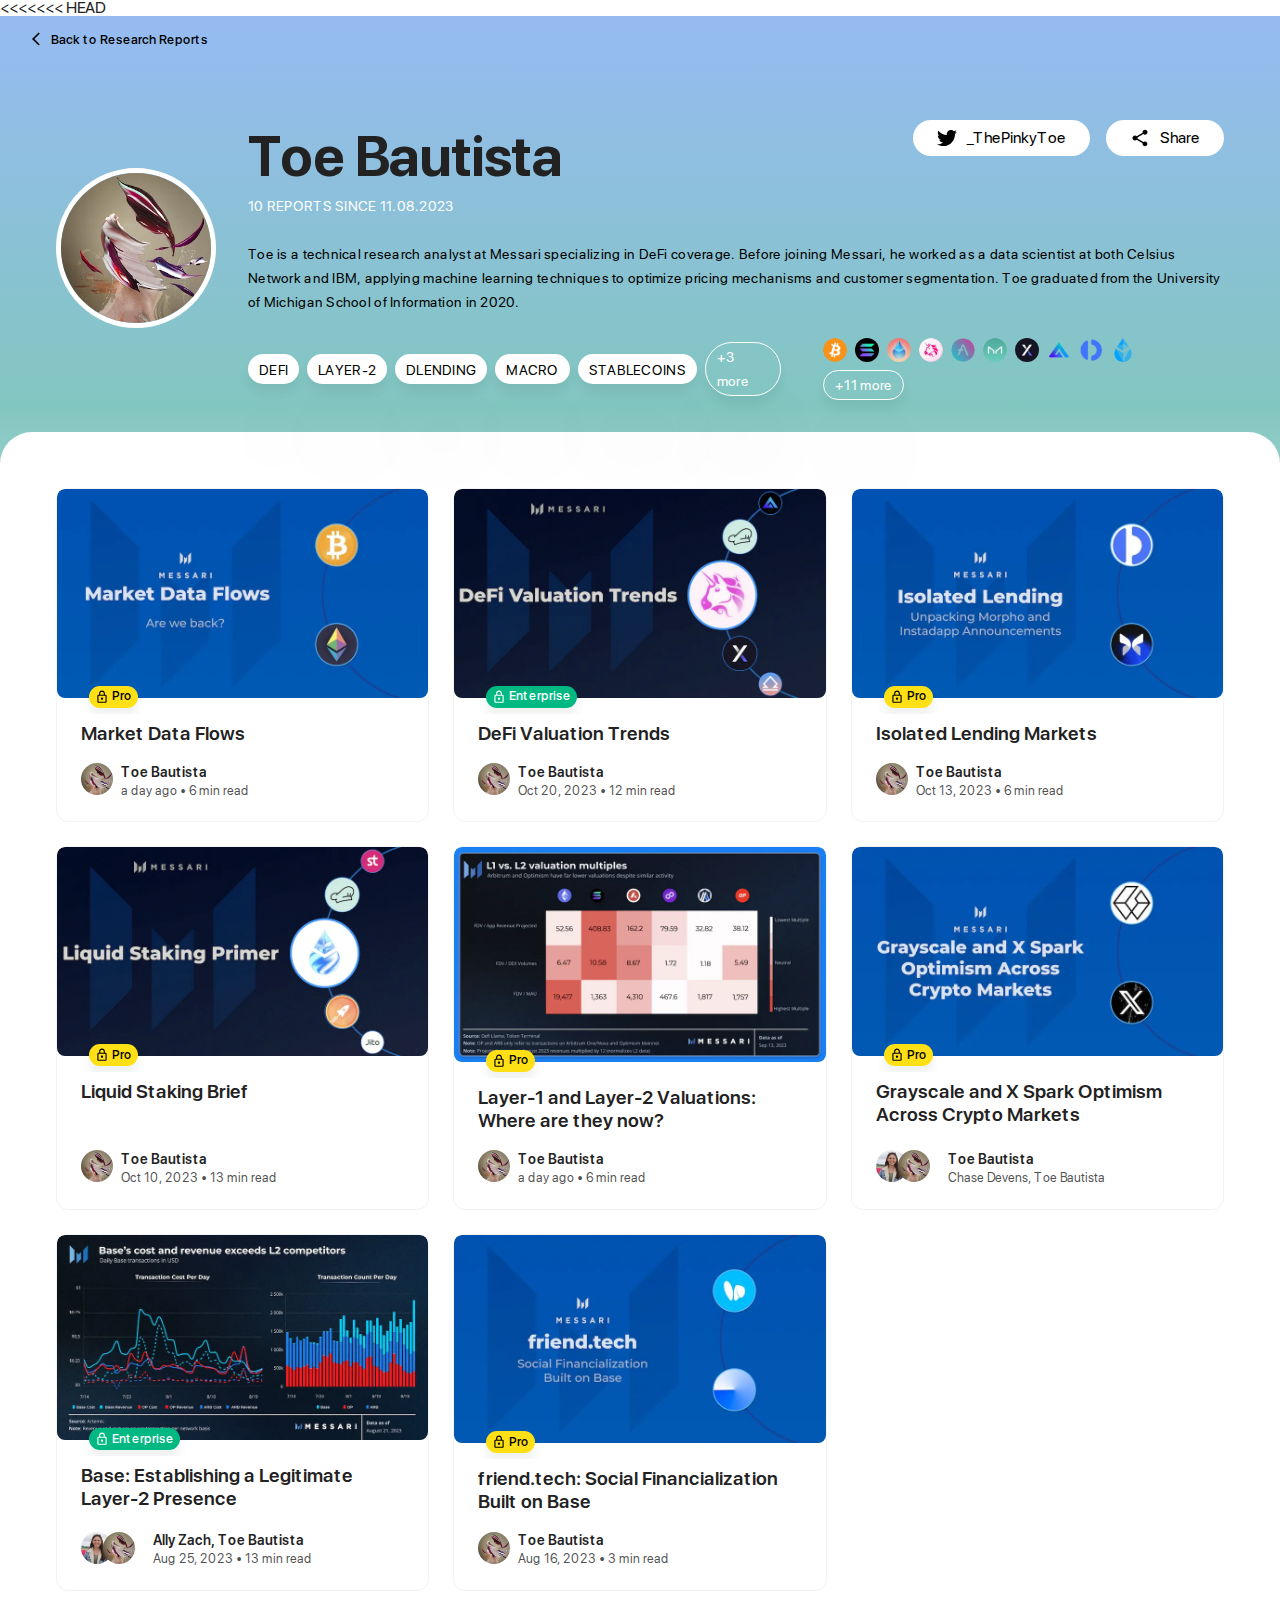
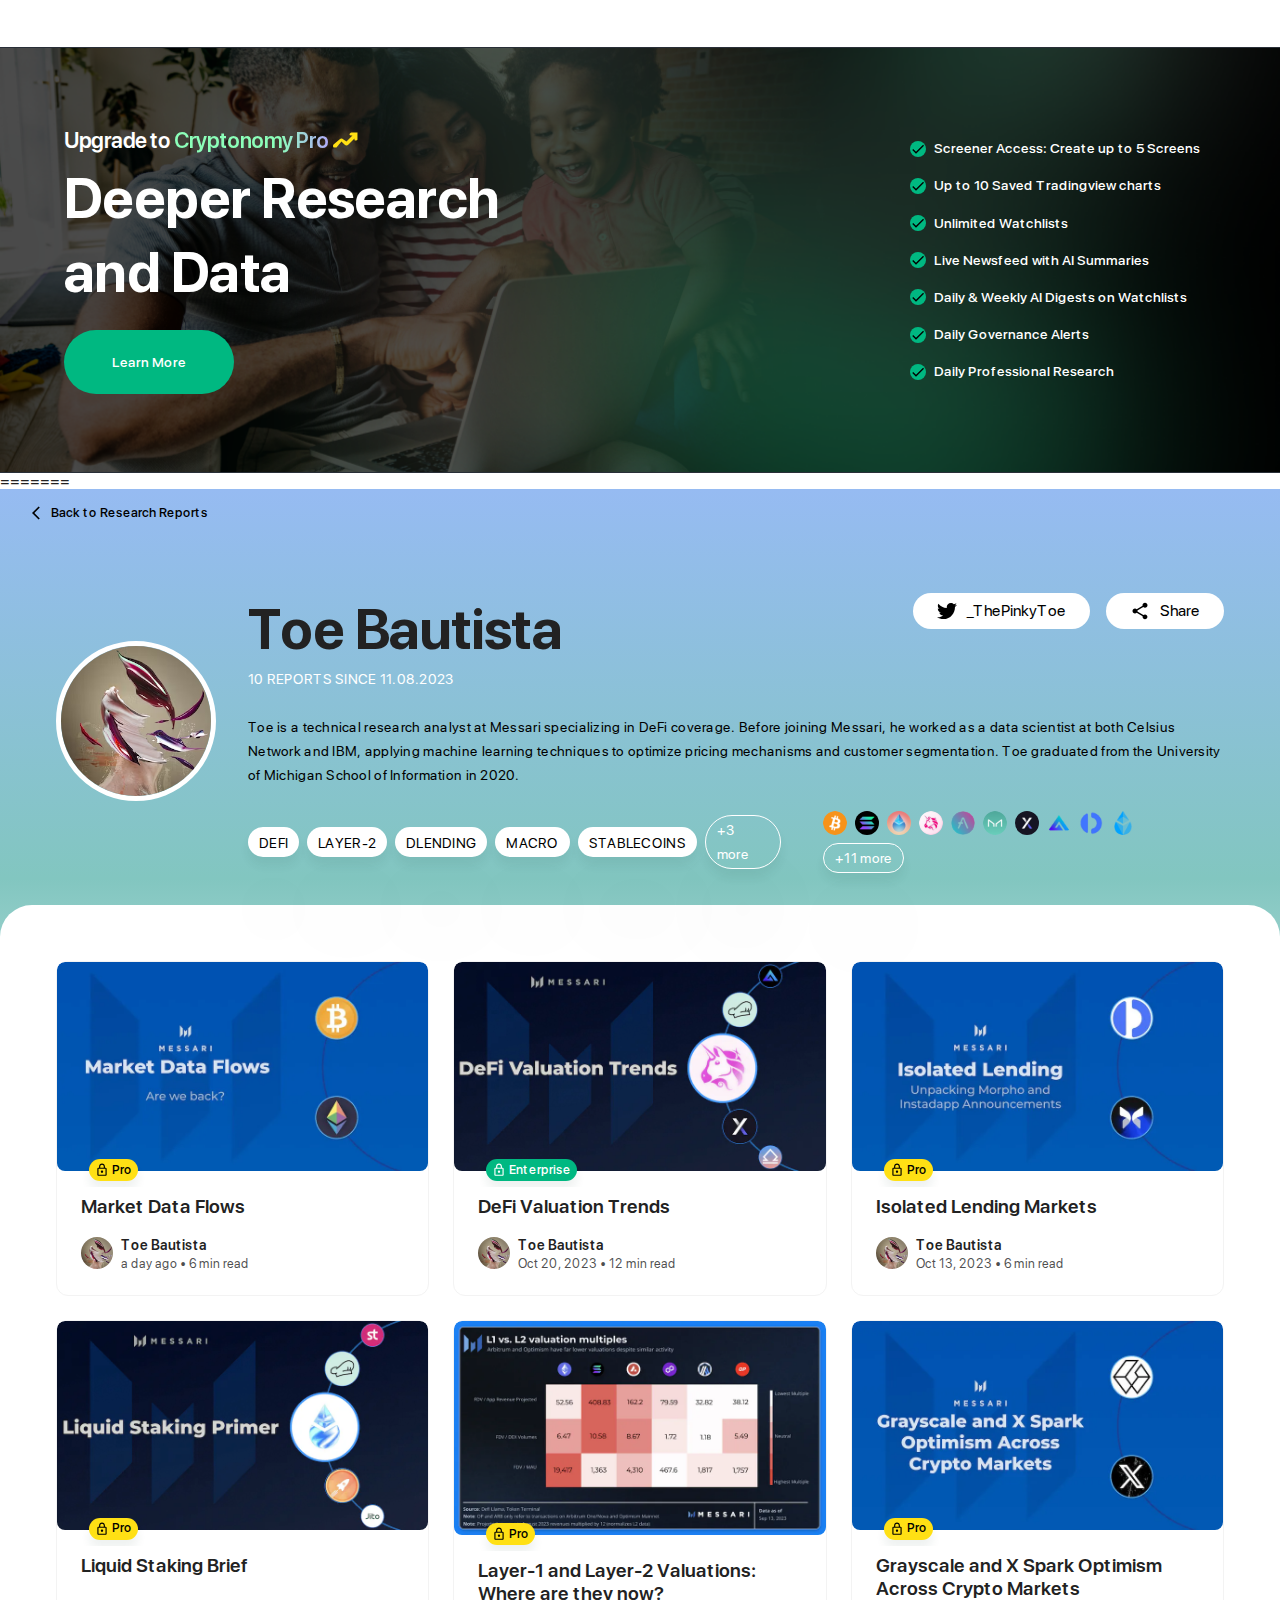
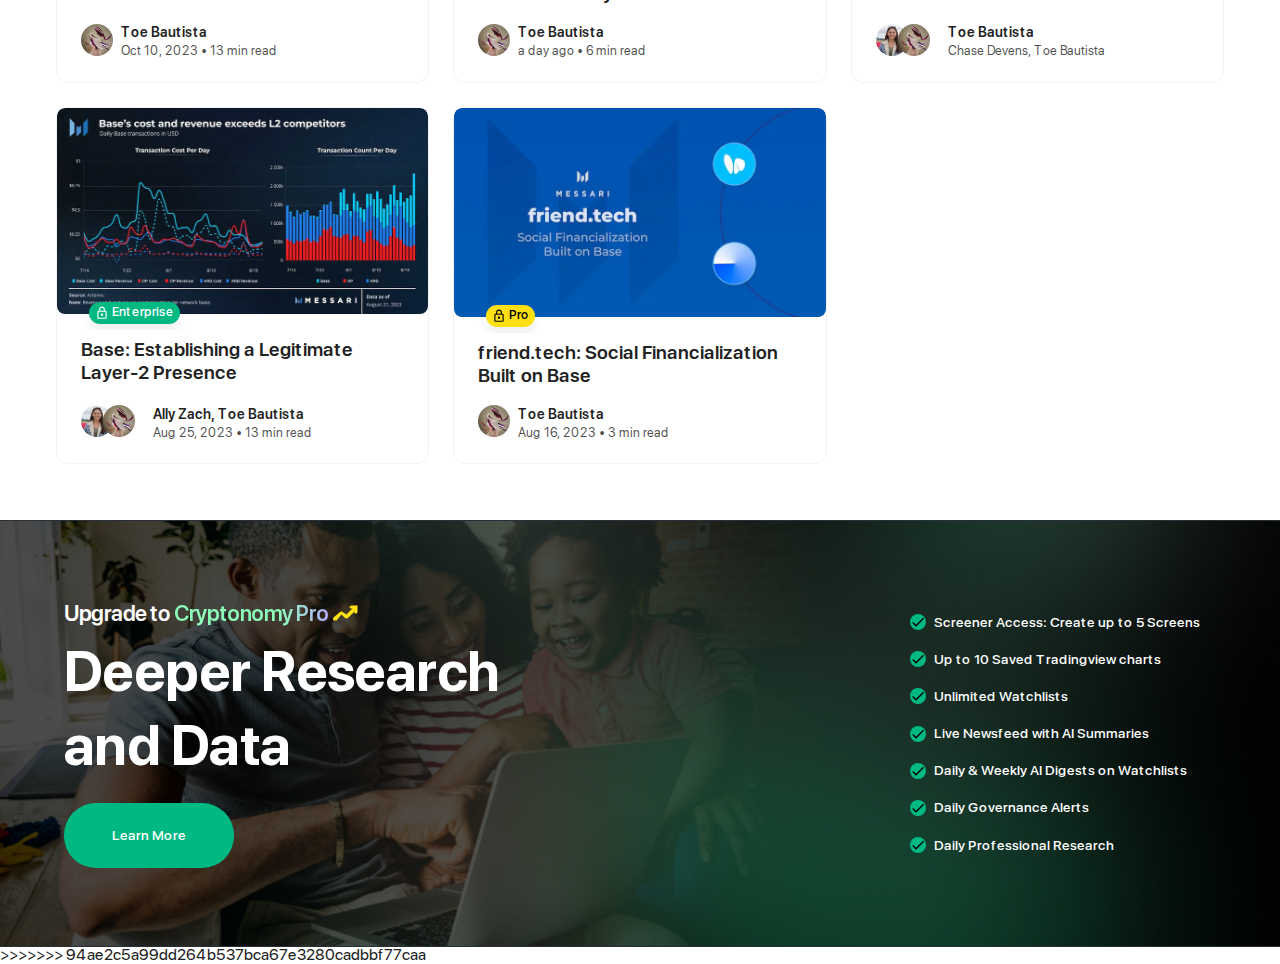
<file: author.html>
<<<<<<< HEAD
<!DOCTYPE html>
<html lang="en">

<head>
	<meta charset="UTF-8">
	<meta name="viewport" content="width=device-width, initial-scale=1.0">
	<link rel="stylesheet" href="css/reset.css">
	<link rel="stylesheet" href="css/fonts.css">
	<link rel="stylesheet" href="css/author.css">
	<title>Author Page</title>
</head>

<body>
	<main class="author-main">
		<div class="author-main__bg"></div>
		<div class="author-navigate">
			<a href="#" class='author-navigate__link'>
				<svg class="author-navigate__svg" focusable="false" aria-hidden="true" viewBox="0 0 24 24"
					data-testid="ArrowBackIosIcon">
					<path d="M11.67 3.87 9.9 2.1 0 12l9.9 9.9 1.77-1.77L3.54 12z"></path>
				</svg>
				Back to Research Reports
			</a>
		</div>
		<div class="author-info">
			<div class="container">
				<div class="author-info__content">
					<div class="author-info__img">
						<img src="./images/author/auth.avif" alt="Ava user">
					</div>
					<div class="author-info__info">
						<div class="author-info__top">
							<div class="author-info__top-left one">
								<h1 class="author-info__top-title">Toe Bautista</h1>
								<p class="author-info__time">10 REPORTS SINCE 11.08.2023</p>
							</div>
							<div class="author-info__top-left">
								<a class="author-info__top-link"><svg aria-hidden="true" focusable="false"
										data-prefix="fab" data-icon="twitter" role="img"
										xmlns="http://www.w3.org/2000/svg" viewBox="0 0 512 512">
										<path fill="currentColor"
											d="M459.37 151.716c.325 4.548.325 9.097.325 13.645 0 138.72-105.583 298.558-298.558 298.558-59.452 0-114.68-17.219-161.137-47.106 8.447.974 16.568 1.299 25.34 1.299 49.055 0 94.213-16.568 130.274-44.832-46.132-.975-84.792-31.188-98.112-72.772 6.498.974 12.995 1.624 19.818 1.624 9.421 0 18.843-1.3 27.614-3.573-48.081-9.747-84.143-51.98-84.143-102.985v-1.299c13.969 7.797 30.214 12.67 47.431 13.319-28.264-18.843-46.781-51.005-46.781-87.391 0-19.492 5.197-37.36 14.294-52.954 51.655 63.675 129.3 105.258 216.365 109.807-1.624-7.797-2.599-15.918-2.599-24.04 0-57.828 46.782-104.934 104.934-104.934 30.213 0 57.502 12.67 76.67 33.137 23.715-4.548 46.456-13.32 66.599-25.34-7.798 24.366-24.366 44.833-46.132 57.827 21.117-2.273 41.584-8.122 60.426-16.243-14.292 20.791-32.161 39.308-52.628 54.253z">
										</path>
									</svg>
									_ThePinkyToe
								</a>
								<a class="author-info__top-link"><svg
										class="MuiSvgIcon-root MuiSvgIcon-fontSizeMedium css-vubbuv" focusable="false"
										aria-hidden="true" viewBox="0 0 24 24" data-testid="ShareIcon">
										<path
											d="M18 16.08c-.76 0-1.44.3-1.96.77L8.91 12.7c.05-.23.09-.46.09-.7s-.04-.47-.09-.7l7.05-4.11c.54.5 1.25.81 2.04.81 1.66 0 3-1.34 3-3s-1.34-3-3-3-3 1.34-3 3c0 .24.04.47.09.7L8.04 9.81C7.5 9.31 6.79 9 6 9c-1.66 0-3 1.34-3 3s1.34 3 3 3c.79 0 1.5-.31 2.04-.81l7.12 4.16c-.05.21-.08.43-.08.65 0 1.61 1.31 2.92 2.92 2.92 1.61 0 2.92-1.31 2.92-2.92s-1.31-2.92-2.92-2.92z">
										</path>
									</svg>Share</a>
							</div>
						</div>
						<div class="author-info__center">Toe is a technical research analyst at Messari specializing in
							DeFi coverage. Before joining Messari, he worked as a data scientist at both Celsius Network
							and IBM, applying machine learning techniques to optimize pricing mechanisms and customer
							segmentation. Toe graduated from the University of Michigan School of Information in 2020.
						</div>
						<div class="author-info__bottom mob">
							<div class="author-info__bottom-buttons">
								<button>DEFI</button>
								<button>LAYER-2</button>
								<button>DLENDING</button>
								<p class='hidden-buttons'>+5 more</p>
							</div>
							<div class="author-info__bottom-icons">
								<div class="icons__box">
									<div class="icons__item">
										<img src="./images/author/icons/1.png" alt="">
									</div>
									<div class="icons__item">
										<img src="./images/author/icons/2.png" alt="">
									</div>
									<div class="icons__item">
										<img src="./images/author/icons/3.png" alt="">
									</div>
									<div class="icons__item">
										<img src="./images/author/icons/4.png" alt="">
									</div>
									<div class="icons__item">
										<img src="./images/author/icons/5.png" alt="">
									</div>
									<p class='icons__text'>+16 more</p>
								</div>
							</div>
						</div>
						<div class="author-info__bottom">
							<div class="author-info__bottom-buttons">
								<button>DEFI</button>
								<button>LAYER-2</button>
								<button>DLENDING</button>
								<button>MACRO</button>
								<button>STABLECOINS</button>
								<p class='hidden-buttons'>+3 more</p>
							</div>
							<div class="author-info__bottom-icons">
								<div class="icons__box">
									<div class="icons__item">
										<img src="./images/author/icons/1.png" alt="">
									</div>
									<div class="icons__item">
										<img src="./images/author/icons/2.png" alt="">
									</div>
									<div class="icons__item">
										<img src="./images/author/icons/3.png" alt="">
									</div>
									<div class="icons__item">
										<img src="./images/author/icons/4.png" alt="">
									</div>
									<div class="icons__item">
										<img src="./images/author/icons/5.png" alt="">
									</div>
									<div class="icons__item">
										<img src="./images/author/icons/6.png" alt="">
									</div>
									<div class="icons__item">
										<img src="./images/author/icons/7.png" alt="">
									</div>
									<div class="icons__item">
										<img src="./images/author/icons/8.png" alt="">
									</div>
									<div class="icons__item">
										<img src="./images/author/icons/9.png" alt="">
									</div>
									<div class="icons__item">
										<img src="./images/author/icons/10.png" alt="">
									</div>
									<p class='icons__text'>+11 more</p>
								</div>
							</div>
						</div>
					</div>
				</div>
			</div>
		</div>
		<!-- Content top -->
		<div class="author-content">
			<div class="container">
				<div class="author-content__wrapper">
					<div class="author-content__item">
						<a href='' class="author-content__item-img">
							<img src="./images/author/card/1.webp" alt="">
							<div class="author-content__item-status pro">
								<svg viewBox="0 0 24 24" fill="none" xmlns="http://www.w3.org/2000/svg"
									class="css-1ij4w9j">
									<path
										d="M18 8h-1V6c0-2.76-2.24-5-5-5S7 3.24 7 6v2H6c-1.1 0-2 .9-2 2v10c0 1.1.9 2 2 2h12c1.1 0 2-.9 2-2V10c0-1.1-.9-2-2-2zM9 6c0-1.66 1.34-3 3-3s3 1.34 3 3v2H9V6zm9 14H6V10h12v10zm-6-3c1.1 0 2-.9 2-2s-.9-2-2-2-2 .9-2 2 .9 2 2 2z"
										fill="currentColor"></path>
								</svg>
								Pro
							</div>
						</a>

						<div class="author-content__item-title-wrpper">
							<h4 class="author-content__item-title">Market Data Flows</h4>
							<div class="author-content__item-bottom item-box">
								<div class="item-box">
									<div class="item-box__left">
										<img src="./images/author/auth.avif" alt="">
									</div>
									<div class="item-box__right">
										<h4 class="author-content__item-mob-title">Market Data Flows</h4>
										<a href='/author' class="item-box__title">Toe Bautista</a>
										<p class="item-box__text">a day ago • 6 min read</p>
									</div>
								</div>
							</div>
						</div>
					</div>
					<div class="author-content__item">
						<a href='' class="author-content__item-img">
							<img src="./images/author/card/2.webp" alt="">
							<div class="author-content__item-status enterprise">
								<svg viewBox="0 0 24 24" fill="none" xmlns="http://www.w3.org/2000/svg"
									class="css-1ij4w9j">
									<path
										d="M18 8h-1V6c0-2.76-2.24-5-5-5S7 3.24 7 6v2H6c-1.1 0-2 .9-2 2v10c0 1.1.9 2 2 2h12c1.1 0 2-.9 2-2V10c0-1.1-.9-2-2-2zM9 6c0-1.66 1.34-3 3-3s3 1.34 3 3v2H9V6zm9 14H6V10h12v10zm-6-3c1.1 0 2-.9 2-2s-.9-2-2-2-2 .9-2 2 .9 2 2 2z"
										fill="currentColor"></path>
								</svg>
								Enterprise
							</div>
						</a>

						<div class="author-content__item-title-wrpper">

							<h4 class="author-content__item-title">DeFi Valuation Trends</h4>
							<div class="author-content__item-bottom item-box">
								<div class="item-box">
									<div class="item-box__left">
										<img src="./images/author/auth.avif" alt="">
									</div>
									<div class="item-box__right">
										<h4 class="author-content__item-mob-title">DeFi Valuation Trends</h4>
										<h6 class="item-box__title">Toe Bautista</h6>
										<p class="item-box__text">Oct 20, 2023 • 12 min read</p>
									</div>
								</div>
							</div>
						</div>
					</div>
					<div class="author-content__item">
						<a href='' class="author-content__item-img">
							<img src="./images/author/card/3.webp" alt="">
							<div class="author-content__item-status pro">
								<svg viewBox="0 0 24 24" fill="none" xmlns="http://www.w3.org/2000/svg"
									class="css-1ij4w9j">
									<path
										d="M18 8h-1V6c0-2.76-2.24-5-5-5S7 3.24 7 6v2H6c-1.1 0-2 .9-2 2v10c0 1.1.9 2 2 2h12c1.1 0 2-.9 2-2V10c0-1.1-.9-2-2-2zM9 6c0-1.66 1.34-3 3-3s3 1.34 3 3v2H9V6zm9 14H6V10h12v10zm-6-3c1.1 0 2-.9 2-2s-.9-2-2-2-2 .9-2 2 .9 2 2 2z"
										fill="currentColor"></path>
								</svg>
								Pro
							</div>
						</a>
						<div class="author-content__item-title-wrpper">

							<h4 class="author-content__item-title">Isolated Lending Markets</h4>
							<div class="author-content__item-bottom item-box">
								<div class="item-box">
									<div class="item-box__left">
										<img src="./images/author/auth.avif" alt="">
									</div>
									<div class="item-box__right">
										<h4 class="author-content__item-mob-title">Isolated Lending Markets</h4>
										<h6 class="item-box__title">Toe Bautista</h6>
										<p class="item-box__text">Oct 13, 2023 • 6 min read</p>
									</div>
								</div>
							</div>
						</div>
					</div>
					<div class="author-content__item">
						<a href='' class="author-content__item-img">
							<img src="./images/author/card/4.webp" alt="">
							<div class="author-content__item-status pro">
								<svg viewBox="0 0 24 24" fill="none" xmlns="http://www.w3.org/2000/svg"
									class="css-1ij4w9j">
									<path
										d="M18 8h-1V6c0-2.76-2.24-5-5-5S7 3.24 7 6v2H6c-1.1 0-2 .9-2 2v10c0 1.1.9 2 2 2h12c1.1 0 2-.9 2-2V10c0-1.1-.9-2-2-2zM9 6c0-1.66 1.34-3 3-3s3 1.34 3 3v2H9V6zm9 14H6V10h12v10zm-6-3c1.1 0 2-.9 2-2s-.9-2-2-2-2 .9-2 2 .9 2 2 2z"
										fill="currentColor"></path>
								</svg>
								Pro
							</div>
						</a>
						<div class="author-content__item-title-wrpper">

							<h4 class="author-content__item-title">Liquid Staking Brief</h4>
							<div class="author-content__item-bottom item-box">
								<div class="item-box">
									<div class="item-box__left">
										<img src="./images/author/auth.avif" alt="">
									</div>
									<div class="item-box__right">
										<h4 class="author-content__item-mob-title">Liquid Staking Brief</h4>
										<h6 class="item-box__title">Toe Bautista</h6>
										<p class="item-box__text">Oct 10, 2023 • 13 min read</p>
									</div>
								</div>
							</div>
						</div>
					</div>
					<!-- End content top -->
					<!-- Pro research -->
					<!-- <div class="author-pro__banner">
			<div class="container">
				<div class="author-pro__banner-content">
					<div class="author-pro__banner-left">
						<h3 class='author-pro__banner-title'>Unlock Exclusive
							<span>Pro Research</span>
						</h3>
						<p class='author-pro__banner-subtitle'>Get daily insights covering top crypto sectors including
							DeFi, smart contracts, Web3, NFTs, and more.</p>
						<a href="#" class='author-pro__banner-link-mob'>Try Pro For Free</a>
					</div>
					<div class="author-pro__banner-center">
						<img src="./images/author/author-banner.png" alt="">
					</div>
					<div class="author-pro__banner-right">
						<a href="#">Try Pro For Free</a>
					</div>
				</div>
			</div>
		</div> -->
					<!-- End Pro research -->
					<!-- Card 2 -->
					<div class="author-content__item">
						<a href='' class="author-content__item-img">
							<img src="./images/author/card/5.webp" alt="">
							<div class="author-content__item-status pro">
								<svg viewBox="0 0 24 24" fill="none" xmlns="http://www.w3.org/2000/svg"
									class="css-1ij4w9j">
									<path
										d="M18 8h-1V6c0-2.76-2.24-5-5-5S7 3.24 7 6v2H6c-1.1 0-2 .9-2 2v10c0 1.1.9 2 2 2h12c1.1 0 2-.9 2-2V10c0-1.1-.9-2-2-2zM9 6c0-1.66 1.34-3 3-3s3 1.34 3 3v2H9V6zm9 14H6V10h12v10zm-6-3c1.1 0 2-.9 2-2s-.9-2-2-2-2 .9-2 2 .9 2 2 2z"
										fill="currentColor"></path>
								</svg>
								Pro
							</div>
						</a>
						<div class="author-content__item-title-wrpper">

							<h4 class="author-content__item-title">Layer-1 and Layer-2 Valuations: Where are they now?
							</h4>
							<div class="author-content__item-bottom item-box">
								<div class="item-box">
									<div class="item-box__left">
										<img src="./images/author/auth.avif" alt="">
									</div>
									<div class="item-box__right">
										<h4 class="author-content__item-mob-title">Layer-1 and Layer-2 Valuations: Where
											are
											they now?</h4>
										<a href='/author' class="item-box__title">Toe Bautista</a>
										<p class="item-box__text">a day ago • 6 min read</p>
									</div>
								</div>
							</div>
						</div>
					</div>
					<div class="author-content__item">
						<a href='' class="author-content__item-img">
							<img src="./images/author/card/6.webp" alt="">
							<div class="author-content__item-status pro">
								<svg viewBox="0 0 24 24" fill="none" xmlns="http://www.w3.org/2000/svg"
									class="css-1ij4w9j">
									<path
										d="M18 8h-1V6c0-2.76-2.24-5-5-5S7 3.24 7 6v2H6c-1.1 0-2 .9-2 2v10c0 1.1.9 2 2 2h12c1.1 0 2-.9 2-2V10c0-1.1-.9-2-2-2zM9 6c0-1.66 1.34-3 3-3s3 1.34 3 3v2H9V6zm9 14H6V10h12v10zm-6-3c1.1 0 2-.9 2-2s-.9-2-2-2-2 .9-2 2 .9 2 2 2z"
										fill="currentColor"></path>
								</svg>
								Pro
							</div>
						</a>
						<div class="author-content__item-title-wrpper">

							<h4 class="author-content__item-title">Grayscale and X Spark Optimism
								Across Crypto Markets</h4>
							<div class="author-content__item-bottom item-box">
								<div class="item-box">
									<div class="item-box__left">
										<img src="./images/author/three-ava.avif" alt="">
										<img src="./images/author/auth.avif" alt="">
									</div>
									<div class="item-box__right">
										<h4 class="author-content__item-mob-title">Grayscale and X Spark Optimism
											Across Crypto Markets</h4>
										<h6 class="item-box__title">Toe Bautista</h6>
										<p class="item-box__text">Chase Devens, Toe Bautista</p>
									</div>
								</div>
							</div>
						</div>
					</div>
					<div class="author-content__item">
						<a href='' class="author-content__item-img">
							<img src="./images/author/card/7.webp" alt="">
							<div class="author-content__item-status enterprise">
								<svg viewBox="0 0 24 24" fill="none" xmlns="http://www.w3.org/2000/svg"
									class="css-1ij4w9j">
									<path
										d="M18 8h-1V6c0-2.76-2.24-5-5-5S7 3.24 7 6v2H6c-1.1 0-2 .9-2 2v10c0 1.1.9 2 2 2h12c1.1 0 2-.9 2-2V10c0-1.1-.9-2-2-2zM9 6c0-1.66 1.34-3 3-3s3 1.34 3 3v2H9V6zm9 14H6V10h12v10zm-6-3c1.1 0 2-.9 2-2s-.9-2-2-2-2 .9-2 2 .9 2 2 2z"
										fill="currentColor"></path>
								</svg>
								Enterprise
							</div>
						</a>
						<div class="author-content__item-title-wrpper">

							<h4 class="author-content__item-title">Base: Establishing a Legitimate Layer-2 Presence</h4>
							<div class="author-content__item-bottom item-box">
								<div class="item-box">
									<div class="item-box__left">
										<img src="./images/author/three-ava.avif" alt="">
										<img src="./images/author/auth.avif" alt="">
									</div>
									<div class="item-box__right">
										<h4 class="author-content__item-mob-title">Base: Establishing a Legitimate
											Layer-2
											Presence</h4>
										<h6 class="item-box__title">Ally Zach, Toe Bautista</h6>
										<p class="item-box__text">Aug 25, 2023 • 13 min read</p>
									</div>
								</div>
							</div>
						</div>
					</div>
					<div class="author-content__item">
						<a href='' class="author-content__item-img">
							<img src="./images/author/card/8.webp" alt="">
							<div class="author-content__item-status pro">
								<svg viewBox="0 0 24 24" fill="none" xmlns="http://www.w3.org/2000/svg"
									class="css-1ij4w9j">
									<path
										d="M18 8h-1V6c0-2.76-2.24-5-5-5S7 3.24 7 6v2H6c-1.1 0-2 .9-2 2v10c0 1.1.9 2 2 2h12c1.1 0 2-.9 2-2V10c0-1.1-.9-2-2-2zM9 6c0-1.66 1.34-3 3-3s3 1.34 3 3v2H9V6zm9 14H6V10h12v10zm-6-3c1.1 0 2-.9 2-2s-.9-2-2-2-2 .9-2 2 .9 2 2 2z"
										fill="currentColor"></path>
								</svg>
								Pro
							</div>
						</a>
						<div class="author-content__item-title-wrpper">

							<h4 class="author-content__item-title">friend.tech: Social Financialization Built on Base
							</h4>
							<div class="author-content__item-bottom item-box">
								<div class="item-box">
									<div class="item-box__left">
										<img src="./images/author/auth.avif" alt="">
									</div>
									<div class="item-box__right">
										<h4 class="author-content__item-mob-title">friend.tech: Social Financialization
											Built on Base</h4>
										<h6 class="item-box__title">Toe Bautista</h6>
										<p class="item-box__text">Aug 16, 2023 • 3 min read</p>
									</div>
								</div>
							</div>
						</div>
					</div>
				</div>
			</div>
		</div>
		<!-- End Card 2 -->
		<!-- Banner 1 -->
		<div class="author-pro">
			<img class='author-pro__banner-one' src="./images/banner-one.png" alt="">
			<img class='author-pro__banner-decor' src="./images/decor.png" alt="">
			<div class="author-pro__left">
				<h6 class="author-pro__left-subtitle">Upgrade to <span>Cryptonomy Pro</span>
					<svg xmlns="http://www.w3.org/2000/svg" width="25" height="16" viewBox="0 0 25 16" fill="none">
						<path
							d="M24.4692 1.44854C24.3876 1.24518 24.6164 0.601886 24.4692 0.448536C24.4452 0.423534 23.4932 0.470205 23.4692 0.448536C23.338 0.326856 23.6356 0.518544 23.4692 0.448536C23.2948 0.373528 22.6548 0.45687 22.4692 0.448536C22.4452 0.448536 22.4932 0.448536 22.4692 0.448536H18.4692C17.586 0.448536 16.4692 1.52844 16.4692 2.44854C16.4692 3.36864 17.586 3.44854 18.4692 3.44854H19.4692L13.4692 9.44854L10.4692 7.44854C9.22116 6.1584 7.71249 6.15173 6.46922 7.44854L0.469224 12.4485C-0.156408 13.1003 -0.156408 14.7968 0.469224 15.4485C0.781239 15.7736 2.0596 15.4485 2.46922 15.4485C2.87884 15.4485 3.15721 15.7736 3.46922 15.4485L8.46922 9.44854L11.4692 12.4485C12.7221 13.742 14.226 13.7487 15.4692 12.4485L21.4692 6.44854V7.44854C21.4692 8.36864 21.586 8.44854 22.4692 8.44854C23.3525 8.44854 24.4692 8.36864 24.4692 7.44854V2.44854C24.4692 2.23185 24.5492 1.65189 24.4692 1.44854Z"
							fill="#FFE014" />
					</svg>
				</h6>
				<h2 class="author-pro__left-title">Deeper Research and Data</h2>
				<a href="#" class='author-pro__left-link'>Learn More</a>
			</div>
			<ul class="author-pro__right">
				<li class='author-pro__right-item'>
					<svg focusable="false" aria-hidden="true" viewBox="0 0 24 24" data-testid="CheckIcon">
						<path d="M9 16.17 4.83 12l-1.42 1.41L9 19 21 7l-1.41-1.41z"></path>
					</svg>
					Screener Access: Create up to 5 Screens
				</li>
				<li class='author-pro__right-item'>
					<svg focusable="false" aria-hidden="true" viewBox="0 0 24 24" data-testid="CheckIcon">
						<path d="M9 16.17 4.83 12l-1.42 1.41L9 19 21 7l-1.41-1.41z"></path>
					</svg>
					Up to 10 Saved Tradingview charts
				</li>
				<li class='author-pro__right-item'>
					<svg focusable="false" aria-hidden="true" viewBox="0 0 24 24" data-testid="CheckIcon">
						<path d="M9 16.17 4.83 12l-1.42 1.41L9 19 21 7l-1.41-1.41z"></path>
					</svg>
					Unlimited Watchlists
				</li>
				<li class='author-pro__right-item'>
					<svg focusable="false" aria-hidden="true" viewBox="0 0 24 24" data-testid="CheckIcon">
						<path d="M9 16.17 4.83 12l-1.42 1.41L9 19 21 7l-1.41-1.41z"></path>
					</svg>
					Live Newsfeed with AI Summaries
				</li>
				<li class='author-pro__right-item'>
					<svg focusable="false" aria-hidden="true" viewBox="0 0 24 24" data-testid="CheckIcon">
						<path d="M9 16.17 4.83 12l-1.42 1.41L9 19 21 7l-1.41-1.41z"></path>
					</svg>
					Daily & Weekly AI Digests on Watchlists
				</li>
				<li class='author-pro__right-item'>
					<svg focusable="false" aria-hidden="true" viewBox="0 0 24 24" data-testid="CheckIcon">
						<path d="M9 16.17 4.83 12l-1.42 1.41L9 19 21 7l-1.41-1.41z"></path>
					</svg>
					Daily Governance Alerts
				</li>
				<li class='author-pro__right-item'>
					<svg focusable="false" aria-hidden="true" viewBox="0 0 24 24" data-testid="CheckIcon">
						<path d="M9 16.17 4.83 12l-1.42 1.41L9 19 21 7l-1.41-1.41z"></path>
					</svg>
					Daily Professional Research
				</li>
			</ul>
		</div>
		<!-- End Banner 2 -->
	</main>
	<script src="./js/author.js"></script>
</body>

=======
<!DOCTYPE html>
<html lang="en">

<head>
	<meta charset="UTF-8">
	<meta name="viewport" content="width=device-width, initial-scale=1.0">
	<link rel="stylesheet" href="css/reset.css">
	<link rel="stylesheet" href="css/fonts.css">
	<link rel="stylesheet" href="css/author.css">
	<title>Author Page</title>
</head>

<body>
	<main class="author-main">
		<div class="author-main__bg"></div>
		<div class="author-navigate">
			<a href="#" class='author-navigate__link'>
				<svg class="author-navigate__svg" focusable="false" aria-hidden="true" viewBox="0 0 24 24"
					data-testid="ArrowBackIosIcon">
					<path d="M11.67 3.87 9.9 2.1 0 12l9.9 9.9 1.77-1.77L3.54 12z"></path>
				</svg>
				Back to Research Reports
			</a>
		</div>
		<div class="author-info">
			<div class="container">
				<div class="author-info__content">
					<div class="author-info__img">
						<img src="./images/author/auth.avif" alt="Ava user">
					</div>
					<div class="author-info__info">
						<div class="author-info__top">
							<div class="author-info__top-left one">
								<h1 class="author-info__top-title">Toe Bautista</h1>
								<p class="author-info__time">10 REPORTS SINCE 11.08.2023</p>
							</div>
							<div class="author-info__top-left">
								<a class="author-info__top-link"><svg aria-hidden="true" focusable="false"
										data-prefix="fab" data-icon="twitter" role="img"
										xmlns="http://www.w3.org/2000/svg" viewBox="0 0 512 512">
										<path fill="currentColor"
											d="M459.37 151.716c.325 4.548.325 9.097.325 13.645 0 138.72-105.583 298.558-298.558 298.558-59.452 0-114.68-17.219-161.137-47.106 8.447.974 16.568 1.299 25.34 1.299 49.055 0 94.213-16.568 130.274-44.832-46.132-.975-84.792-31.188-98.112-72.772 6.498.974 12.995 1.624 19.818 1.624 9.421 0 18.843-1.3 27.614-3.573-48.081-9.747-84.143-51.98-84.143-102.985v-1.299c13.969 7.797 30.214 12.67 47.431 13.319-28.264-18.843-46.781-51.005-46.781-87.391 0-19.492 5.197-37.36 14.294-52.954 51.655 63.675 129.3 105.258 216.365 109.807-1.624-7.797-2.599-15.918-2.599-24.04 0-57.828 46.782-104.934 104.934-104.934 30.213 0 57.502 12.67 76.67 33.137 23.715-4.548 46.456-13.32 66.599-25.34-7.798 24.366-24.366 44.833-46.132 57.827 21.117-2.273 41.584-8.122 60.426-16.243-14.292 20.791-32.161 39.308-52.628 54.253z">
										</path>
									</svg>
									_ThePinkyToe
								</a>
								<a class="author-info__top-link"><svg
										class="MuiSvgIcon-root MuiSvgIcon-fontSizeMedium css-vubbuv" focusable="false"
										aria-hidden="true" viewBox="0 0 24 24" data-testid="ShareIcon">
										<path
											d="M18 16.08c-.76 0-1.44.3-1.96.77L8.91 12.7c.05-.23.09-.46.09-.7s-.04-.47-.09-.7l7.05-4.11c.54.5 1.25.81 2.04.81 1.66 0 3-1.34 3-3s-1.34-3-3-3-3 1.34-3 3c0 .24.04.47.09.7L8.04 9.81C7.5 9.31 6.79 9 6 9c-1.66 0-3 1.34-3 3s1.34 3 3 3c.79 0 1.5-.31 2.04-.81l7.12 4.16c-.05.21-.08.43-.08.65 0 1.61 1.31 2.92 2.92 2.92 1.61 0 2.92-1.31 2.92-2.92s-1.31-2.92-2.92-2.92z">
										</path>
									</svg>Share</a>
							</div>
						</div>
						<div class="author-info__center">Toe is a technical research analyst at Messari specializing in
							DeFi coverage. Before joining Messari, he worked as a data scientist at both Celsius Network
							and IBM, applying machine learning techniques to optimize pricing mechanisms and customer
							segmentation. Toe graduated from the University of Michigan School of Information in 2020.
						</div>
						<div class="author-info__bottom mob">
							<div class="author-info__bottom-buttons">
								<button>DEFI</button>
								<button>LAYER-2</button>
								<button>DLENDING</button>
								<p class='hidden-buttons'>+5 more</p>
							</div>
							<div class="author-info__bottom-icons">
								<div class="icons__box">
									<div class="icons__item">
										<img src="./images/author/icons/1.png" alt="">
									</div>
									<div class="icons__item">
										<img src="./images/author/icons/2.png" alt="">
									</div>
									<div class="icons__item">
										<img src="./images/author/icons/3.png" alt="">
									</div>
									<div class="icons__item">
										<img src="./images/author/icons/4.png" alt="">
									</div>
									<div class="icons__item">
										<img src="./images/author/icons/5.png" alt="">
									</div>
									<p class='icons__text'>+16 more</p>
								</div>
							</div>
						</div>
						<div class="author-info__bottom">
							<div class="author-info__bottom-buttons">
								<button>DEFI</button>
								<button>LAYER-2</button>
								<button>DLENDING</button>
								<button>MACRO</button>
								<button>STABLECOINS</button>
								<p class='hidden-buttons'>+3 more</p>
							</div>
							<div class="author-info__bottom-icons">
								<div class="icons__box">
									<div class="icons__item">
										<img src="./images/author/icons/1.png" alt="">
									</div>
									<div class="icons__item">
										<img src="./images/author/icons/2.png" alt="">
									</div>
									<div class="icons__item">
										<img src="./images/author/icons/3.png" alt="">
									</div>
									<div class="icons__item">
										<img src="./images/author/icons/4.png" alt="">
									</div>
									<div class="icons__item">
										<img src="./images/author/icons/5.png" alt="">
									</div>
									<div class="icons__item">
										<img src="./images/author/icons/6.png" alt="">
									</div>
									<div class="icons__item">
										<img src="./images/author/icons/7.png" alt="">
									</div>
									<div class="icons__item">
										<img src="./images/author/icons/8.png" alt="">
									</div>
									<div class="icons__item">
										<img src="./images/author/icons/9.png" alt="">
									</div>
									<div class="icons__item">
										<img src="./images/author/icons/10.png" alt="">
									</div>
									<p class='icons__text'>+11 more</p>
								</div>
							</div>
						</div>
					</div>
				</div>
			</div>
		</div>
		<!-- Content top -->
		<div class="author-content">
			<div class="container">
				<div class="author-content__wrapper">
					<div class="author-content__item">
						<a href='' class="author-content__item-img">
							<img src="./images/author/card/1.webp" alt="">
							<div class="author-content__item-status pro">
								<svg viewBox="0 0 24 24" fill="none" xmlns="http://www.w3.org/2000/svg"
									class="css-1ij4w9j">
									<path
										d="M18 8h-1V6c0-2.76-2.24-5-5-5S7 3.24 7 6v2H6c-1.1 0-2 .9-2 2v10c0 1.1.9 2 2 2h12c1.1 0 2-.9 2-2V10c0-1.1-.9-2-2-2zM9 6c0-1.66 1.34-3 3-3s3 1.34 3 3v2H9V6zm9 14H6V10h12v10zm-6-3c1.1 0 2-.9 2-2s-.9-2-2-2-2 .9-2 2 .9 2 2 2z"
										fill="currentColor"></path>
								</svg>
								Pro
							</div>
						</a>

						<div class="author-content__item-title-wrpper">
							<h4 class="author-content__item-title">Market Data Flows</h4>
							<div class="author-content__item-bottom item-box">
								<div class="item-box">
									<div class="item-box__left">
										<img src="./images/author/auth.avif" alt="">
									</div>
									<div class="item-box__right">
										<h4 class="author-content__item-mob-title">Market Data Flows</h4>
										<a href='/author' class="item-box__title">Toe Bautista</a>
										<p class="item-box__text">a day ago • 6 min read</p>
									</div>
								</div>
							</div>
						</div>
					</div>
					<div class="author-content__item">
						<a href='' class="author-content__item-img">
							<img src="./images/author/card/2.webp" alt="">
							<div class="author-content__item-status enterprise">
								<svg viewBox="0 0 24 24" fill="none" xmlns="http://www.w3.org/2000/svg"
									class="css-1ij4w9j">
									<path
										d="M18 8h-1V6c0-2.76-2.24-5-5-5S7 3.24 7 6v2H6c-1.1 0-2 .9-2 2v10c0 1.1.9 2 2 2h12c1.1 0 2-.9 2-2V10c0-1.1-.9-2-2-2zM9 6c0-1.66 1.34-3 3-3s3 1.34 3 3v2H9V6zm9 14H6V10h12v10zm-6-3c1.1 0 2-.9 2-2s-.9-2-2-2-2 .9-2 2 .9 2 2 2z"
										fill="currentColor"></path>
								</svg>
								Enterprise
							</div>
						</a>

						<div class="author-content__item-title-wrpper">

							<h4 class="author-content__item-title">DeFi Valuation Trends</h4>
							<div class="author-content__item-bottom item-box">
								<div class="item-box">
									<div class="item-box__left">
										<img src="./images/author/auth.avif" alt="">
									</div>
									<div class="item-box__right">
										<h4 class="author-content__item-mob-title">DeFi Valuation Trends</h4>
										<h6 class="item-box__title">Toe Bautista</h6>
										<p class="item-box__text">Oct 20, 2023 • 12 min read</p>
									</div>
								</div>
							</div>
						</div>
					</div>
					<div class="author-content__item">
						<a href='' class="author-content__item-img">
							<img src="./images/author/card/3.webp" alt="">
							<div class="author-content__item-status pro">
								<svg viewBox="0 0 24 24" fill="none" xmlns="http://www.w3.org/2000/svg"
									class="css-1ij4w9j">
									<path
										d="M18 8h-1V6c0-2.76-2.24-5-5-5S7 3.24 7 6v2H6c-1.1 0-2 .9-2 2v10c0 1.1.9 2 2 2h12c1.1 0 2-.9 2-2V10c0-1.1-.9-2-2-2zM9 6c0-1.66 1.34-3 3-3s3 1.34 3 3v2H9V6zm9 14H6V10h12v10zm-6-3c1.1 0 2-.9 2-2s-.9-2-2-2-2 .9-2 2 .9 2 2 2z"
										fill="currentColor"></path>
								</svg>
								Pro
							</div>
						</a>
						<div class="author-content__item-title-wrpper">

							<h4 class="author-content__item-title">Isolated Lending Markets</h4>
							<div class="author-content__item-bottom item-box">
								<div class="item-box">
									<div class="item-box__left">
										<img src="./images/author/auth.avif" alt="">
									</div>
									<div class="item-box__right">
										<h4 class="author-content__item-mob-title">Isolated Lending Markets</h4>
										<h6 class="item-box__title">Toe Bautista</h6>
										<p class="item-box__text">Oct 13, 2023 • 6 min read</p>
									</div>
								</div>
							</div>
						</div>
					</div>
					<div class="author-content__item">
						<a href='' class="author-content__item-img">
							<img src="./images/author/card/4.webp" alt="">
							<div class="author-content__item-status pro">
								<svg viewBox="0 0 24 24" fill="none" xmlns="http://www.w3.org/2000/svg"
									class="css-1ij4w9j">
									<path
										d="M18 8h-1V6c0-2.76-2.24-5-5-5S7 3.24 7 6v2H6c-1.1 0-2 .9-2 2v10c0 1.1.9 2 2 2h12c1.1 0 2-.9 2-2V10c0-1.1-.9-2-2-2zM9 6c0-1.66 1.34-3 3-3s3 1.34 3 3v2H9V6zm9 14H6V10h12v10zm-6-3c1.1 0 2-.9 2-2s-.9-2-2-2-2 .9-2 2 .9 2 2 2z"
										fill="currentColor"></path>
								</svg>
								Pro
							</div>
						</a>
						<div class="author-content__item-title-wrpper">

							<h4 class="author-content__item-title">Liquid Staking Brief</h4>
							<div class="author-content__item-bottom item-box">
								<div class="item-box">
									<div class="item-box__left">
										<img src="./images/author/auth.avif" alt="">
									</div>
									<div class="item-box__right">
										<h4 class="author-content__item-mob-title">Liquid Staking Brief</h4>
										<h6 class="item-box__title">Toe Bautista</h6>
										<p class="item-box__text">Oct 10, 2023 • 13 min read</p>
									</div>
								</div>
							</div>
						</div>
					</div>
					<!-- End content top -->
					<!-- Pro research -->
					<!-- <div class="author-pro__banner">
			<div class="container">
				<div class="author-pro__banner-content">
					<div class="author-pro__banner-left">
						<h3 class='author-pro__banner-title'>Unlock Exclusive
							<span>Pro Research</span>
						</h3>
						<p class='author-pro__banner-subtitle'>Get daily insights covering top crypto sectors including
							DeFi, smart contracts, Web3, NFTs, and more.</p>
						<a href="#" class='author-pro__banner-link-mob'>Try Pro For Free</a>
					</div>
					<div class="author-pro__banner-center">
						<img src="./images/author/author-banner.png" alt="">
					</div>
					<div class="author-pro__banner-right">
						<a href="#">Try Pro For Free</a>
					</div>
				</div>
			</div>
		</div> -->
					<!-- End Pro research -->
					<!-- Card 2 -->
					<div class="author-content__item">
						<a href='' class="author-content__item-img">
							<img src="./images/author/card/5.webp" alt="">
							<div class="author-content__item-status pro">
								<svg viewBox="0 0 24 24" fill="none" xmlns="http://www.w3.org/2000/svg"
									class="css-1ij4w9j">
									<path
										d="M18 8h-1V6c0-2.76-2.24-5-5-5S7 3.24 7 6v2H6c-1.1 0-2 .9-2 2v10c0 1.1.9 2 2 2h12c1.1 0 2-.9 2-2V10c0-1.1-.9-2-2-2zM9 6c0-1.66 1.34-3 3-3s3 1.34 3 3v2H9V6zm9 14H6V10h12v10zm-6-3c1.1 0 2-.9 2-2s-.9-2-2-2-2 .9-2 2 .9 2 2 2z"
										fill="currentColor"></path>
								</svg>
								Pro
							</div>
						</a>
						<div class="author-content__item-title-wrpper">

							<h4 class="author-content__item-title">Layer-1 and Layer-2 Valuations: Where are they now?
							</h4>
							<div class="author-content__item-bottom item-box">
								<div class="item-box">
									<div class="item-box__left">
										<img src="./images/author/auth.avif" alt="">
									</div>
									<div class="item-box__right">
										<h4 class="author-content__item-mob-title">Layer-1 and Layer-2 Valuations: Where
											are
											they now?</h4>
										<a href='/author' class="item-box__title">Toe Bautista</a>
										<p class="item-box__text">a day ago • 6 min read</p>
									</div>
								</div>
							</div>
						</div>
					</div>
					<div class="author-content__item">
						<a href='' class="author-content__item-img">
							<img src="./images/author/card/6.webp" alt="">
							<div class="author-content__item-status pro">
								<svg viewBox="0 0 24 24" fill="none" xmlns="http://www.w3.org/2000/svg"
									class="css-1ij4w9j">
									<path
										d="M18 8h-1V6c0-2.76-2.24-5-5-5S7 3.24 7 6v2H6c-1.1 0-2 .9-2 2v10c0 1.1.9 2 2 2h12c1.1 0 2-.9 2-2V10c0-1.1-.9-2-2-2zM9 6c0-1.66 1.34-3 3-3s3 1.34 3 3v2H9V6zm9 14H6V10h12v10zm-6-3c1.1 0 2-.9 2-2s-.9-2-2-2-2 .9-2 2 .9 2 2 2z"
										fill="currentColor"></path>
								</svg>
								Pro
							</div>
						</a>
						<div class="author-content__item-title-wrpper">

							<h4 class="author-content__item-title">Grayscale and X Spark Optimism
								Across Crypto Markets</h4>
							<div class="author-content__item-bottom item-box">
								<div class="item-box">
									<div class="item-box__left">
										<img src="./images/author/three-ava.avif" alt="">
										<img src="./images/author/auth.avif" alt="">
									</div>
									<div class="item-box__right">
										<h4 class="author-content__item-mob-title">Grayscale and X Spark Optimism
											Across Crypto Markets</h4>
										<h6 class="item-box__title">Toe Bautista</h6>
										<p class="item-box__text">Chase Devens, Toe Bautista</p>
									</div>
								</div>
							</div>
						</div>
					</div>
					<div class="author-content__item">
						<a href='' class="author-content__item-img">
							<img src="./images/author/card/7.webp" alt="">
							<div class="author-content__item-status enterprise">
								<svg viewBox="0 0 24 24" fill="none" xmlns="http://www.w3.org/2000/svg"
									class="css-1ij4w9j">
									<path
										d="M18 8h-1V6c0-2.76-2.24-5-5-5S7 3.24 7 6v2H6c-1.1 0-2 .9-2 2v10c0 1.1.9 2 2 2h12c1.1 0 2-.9 2-2V10c0-1.1-.9-2-2-2zM9 6c0-1.66 1.34-3 3-3s3 1.34 3 3v2H9V6zm9 14H6V10h12v10zm-6-3c1.1 0 2-.9 2-2s-.9-2-2-2-2 .9-2 2 .9 2 2 2z"
										fill="currentColor"></path>
								</svg>
								Enterprise
							</div>
						</a>
						<div class="author-content__item-title-wrpper">

							<h4 class="author-content__item-title">Base: Establishing a Legitimate Layer-2 Presence</h4>
							<div class="author-content__item-bottom item-box">
								<div class="item-box">
									<div class="item-box__left">
										<img src="./images/author/three-ava.avif" alt="">
										<img src="./images/author/auth.avif" alt="">
									</div>
									<div class="item-box__right">
										<h4 class="author-content__item-mob-title">Base: Establishing a Legitimate
											Layer-2
											Presence</h4>
										<h6 class="item-box__title">Ally Zach, Toe Bautista</h6>
										<p class="item-box__text">Aug 25, 2023 • 13 min read</p>
									</div>
								</div>
							</div>
						</div>
					</div>
					<div class="author-content__item">
						<a href='' class="author-content__item-img">
							<img src="./images/author/card/8.webp" alt="">
							<div class="author-content__item-status pro">
								<svg viewBox="0 0 24 24" fill="none" xmlns="http://www.w3.org/2000/svg"
									class="css-1ij4w9j">
									<path
										d="M18 8h-1V6c0-2.76-2.24-5-5-5S7 3.24 7 6v2H6c-1.1 0-2 .9-2 2v10c0 1.1.9 2 2 2h12c1.1 0 2-.9 2-2V10c0-1.1-.9-2-2-2zM9 6c0-1.66 1.34-3 3-3s3 1.34 3 3v2H9V6zm9 14H6V10h12v10zm-6-3c1.1 0 2-.9 2-2s-.9-2-2-2-2 .9-2 2 .9 2 2 2z"
										fill="currentColor"></path>
								</svg>
								Pro
							</div>
						</a>
						<div class="author-content__item-title-wrpper">

							<h4 class="author-content__item-title">friend.tech: Social Financialization Built on Base
							</h4>
							<div class="author-content__item-bottom item-box">
								<div class="item-box">
									<div class="item-box__left">
										<img src="./images/author/auth.avif" alt="">
									</div>
									<div class="item-box__right">
										<h4 class="author-content__item-mob-title">friend.tech: Social Financialization
											Built on Base</h4>
										<h6 class="item-box__title">Toe Bautista</h6>
										<p class="item-box__text">Aug 16, 2023 • 3 min read</p>
									</div>
								</div>
							</div>
						</div>
					</div>
				</div>
			</div>
		</div>
		<!-- End Card 2 -->
		<!-- Banner 1 -->
		<div class="author-pro">
			<img class='author-pro__banner-one' src="./images/banner-one.png" alt="">
			<img class='author-pro__banner-decor' src="./images/decor.png" alt="">
			<div class="author-pro__left">
				<h6 class="author-pro__left-subtitle">Upgrade to <span>Cryptonomy Pro</span>
					<svg xmlns="http://www.w3.org/2000/svg" width="25" height="16" viewBox="0 0 25 16" fill="none">
						<path
							d="M24.4692 1.44854C24.3876 1.24518 24.6164 0.601886 24.4692 0.448536C24.4452 0.423534 23.4932 0.470205 23.4692 0.448536C23.338 0.326856 23.6356 0.518544 23.4692 0.448536C23.2948 0.373528 22.6548 0.45687 22.4692 0.448536C22.4452 0.448536 22.4932 0.448536 22.4692 0.448536H18.4692C17.586 0.448536 16.4692 1.52844 16.4692 2.44854C16.4692 3.36864 17.586 3.44854 18.4692 3.44854H19.4692L13.4692 9.44854L10.4692 7.44854C9.22116 6.1584 7.71249 6.15173 6.46922 7.44854L0.469224 12.4485C-0.156408 13.1003 -0.156408 14.7968 0.469224 15.4485C0.781239 15.7736 2.0596 15.4485 2.46922 15.4485C2.87884 15.4485 3.15721 15.7736 3.46922 15.4485L8.46922 9.44854L11.4692 12.4485C12.7221 13.742 14.226 13.7487 15.4692 12.4485L21.4692 6.44854V7.44854C21.4692 8.36864 21.586 8.44854 22.4692 8.44854C23.3525 8.44854 24.4692 8.36864 24.4692 7.44854V2.44854C24.4692 2.23185 24.5492 1.65189 24.4692 1.44854Z"
							fill="#FFE014" />
					</svg>
				</h6>
				<h2 class="author-pro__left-title">Deeper Research and Data</h2>
				<a href="#" class='author-pro__left-link'>Learn More</a>
			</div>
			<ul class="author-pro__right">
				<li class='author-pro__right-item'>
					<svg focusable="false" aria-hidden="true" viewBox="0 0 24 24" data-testid="CheckIcon">
						<path d="M9 16.17 4.83 12l-1.42 1.41L9 19 21 7l-1.41-1.41z"></path>
					</svg>
					Screener Access: Create up to 5 Screens
				</li>
				<li class='author-pro__right-item'>
					<svg focusable="false" aria-hidden="true" viewBox="0 0 24 24" data-testid="CheckIcon">
						<path d="M9 16.17 4.83 12l-1.42 1.41L9 19 21 7l-1.41-1.41z"></path>
					</svg>
					Up to 10 Saved Tradingview charts
				</li>
				<li class='author-pro__right-item'>
					<svg focusable="false" aria-hidden="true" viewBox="0 0 24 24" data-testid="CheckIcon">
						<path d="M9 16.17 4.83 12l-1.42 1.41L9 19 21 7l-1.41-1.41z"></path>
					</svg>
					Unlimited Watchlists
				</li>
				<li class='author-pro__right-item'>
					<svg focusable="false" aria-hidden="true" viewBox="0 0 24 24" data-testid="CheckIcon">
						<path d="M9 16.17 4.83 12l-1.42 1.41L9 19 21 7l-1.41-1.41z"></path>
					</svg>
					Live Newsfeed with AI Summaries
				</li>
				<li class='author-pro__right-item'>
					<svg focusable="false" aria-hidden="true" viewBox="0 0 24 24" data-testid="CheckIcon">
						<path d="M9 16.17 4.83 12l-1.42 1.41L9 19 21 7l-1.41-1.41z"></path>
					</svg>
					Daily & Weekly AI Digests on Watchlists
				</li>
				<li class='author-pro__right-item'>
					<svg focusable="false" aria-hidden="true" viewBox="0 0 24 24" data-testid="CheckIcon">
						<path d="M9 16.17 4.83 12l-1.42 1.41L9 19 21 7l-1.41-1.41z"></path>
					</svg>
					Daily Governance Alerts
				</li>
				<li class='author-pro__right-item'>
					<svg focusable="false" aria-hidden="true" viewBox="0 0 24 24" data-testid="CheckIcon">
						<path d="M9 16.17 4.83 12l-1.42 1.41L9 19 21 7l-1.41-1.41z"></path>
					</svg>
					Daily Professional Research
				</li>
			</ul>
		</div>
		<!-- End Banner 2 -->
	</main>
	<script src="./js/author.js"></script>
</body>

>>>>>>> 94ae2c5a99dd264b537bca67e3280cadbbf77caa
</html>
</file>
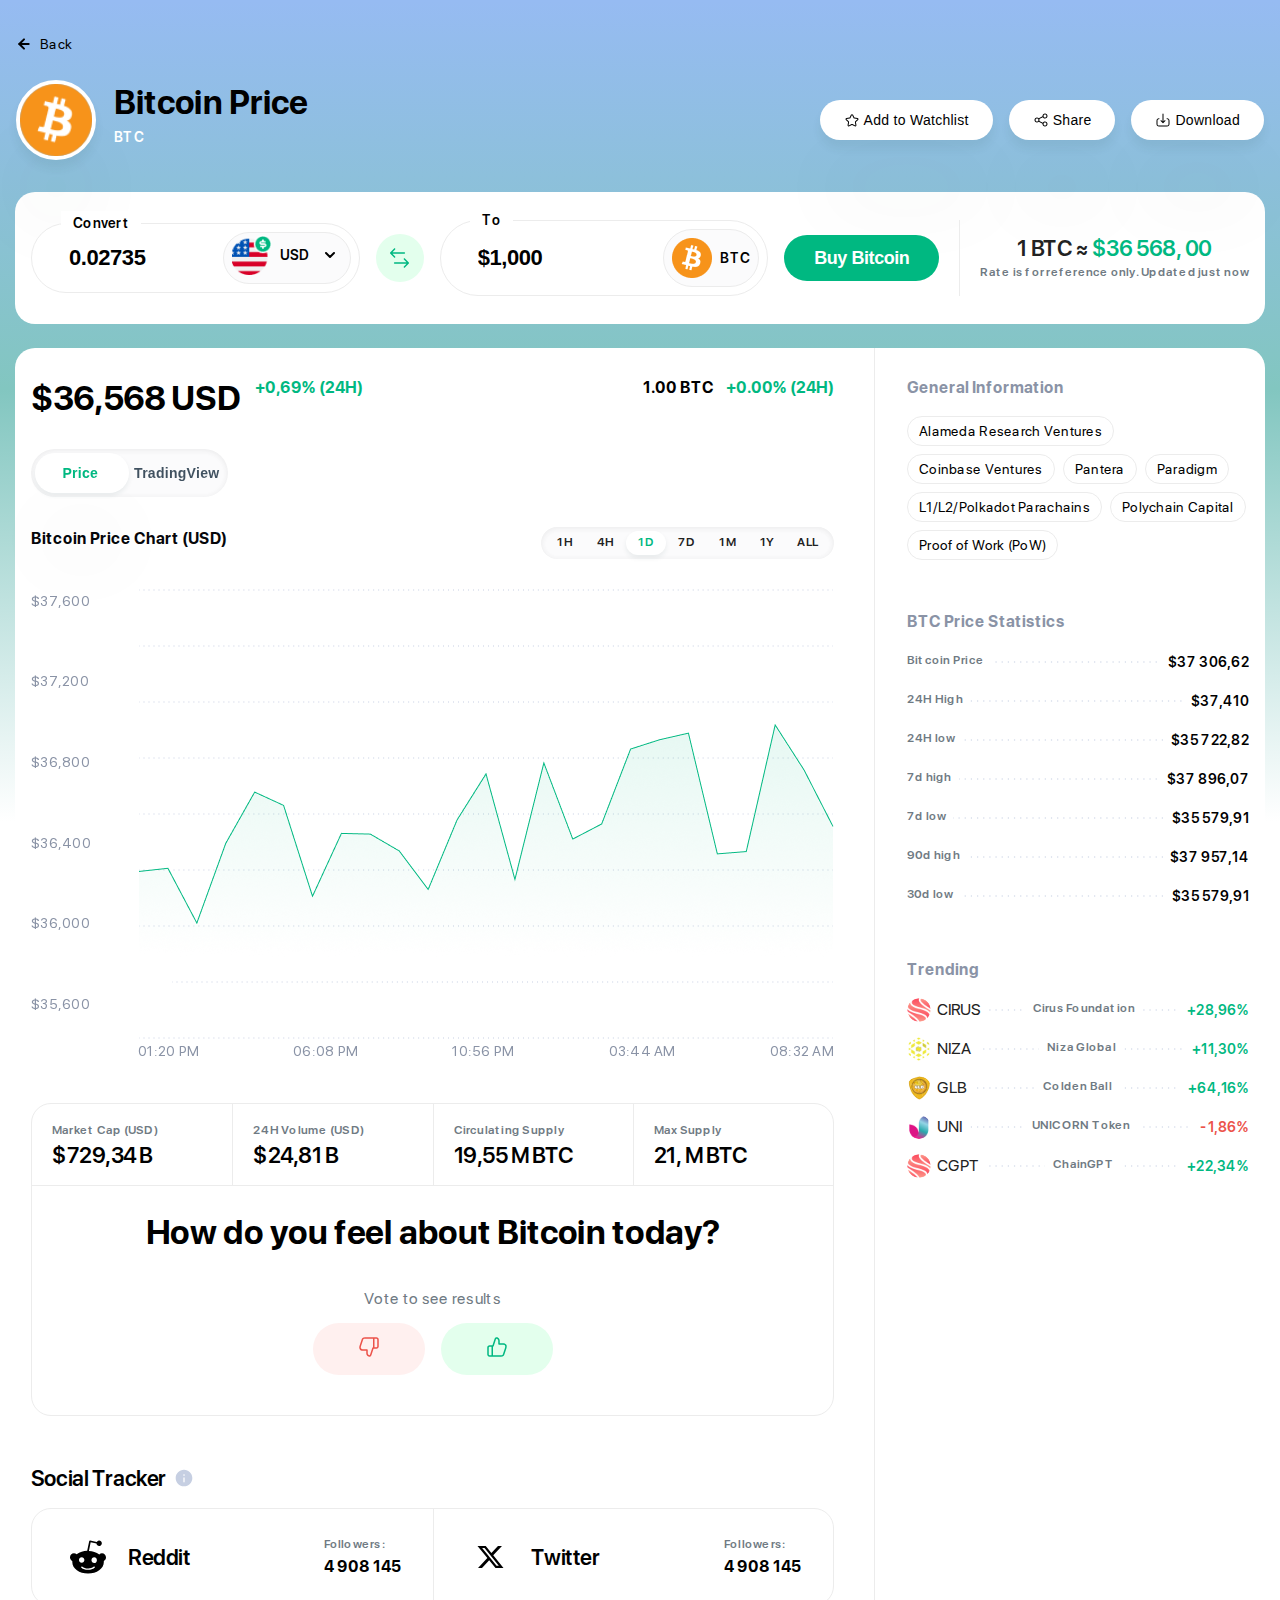
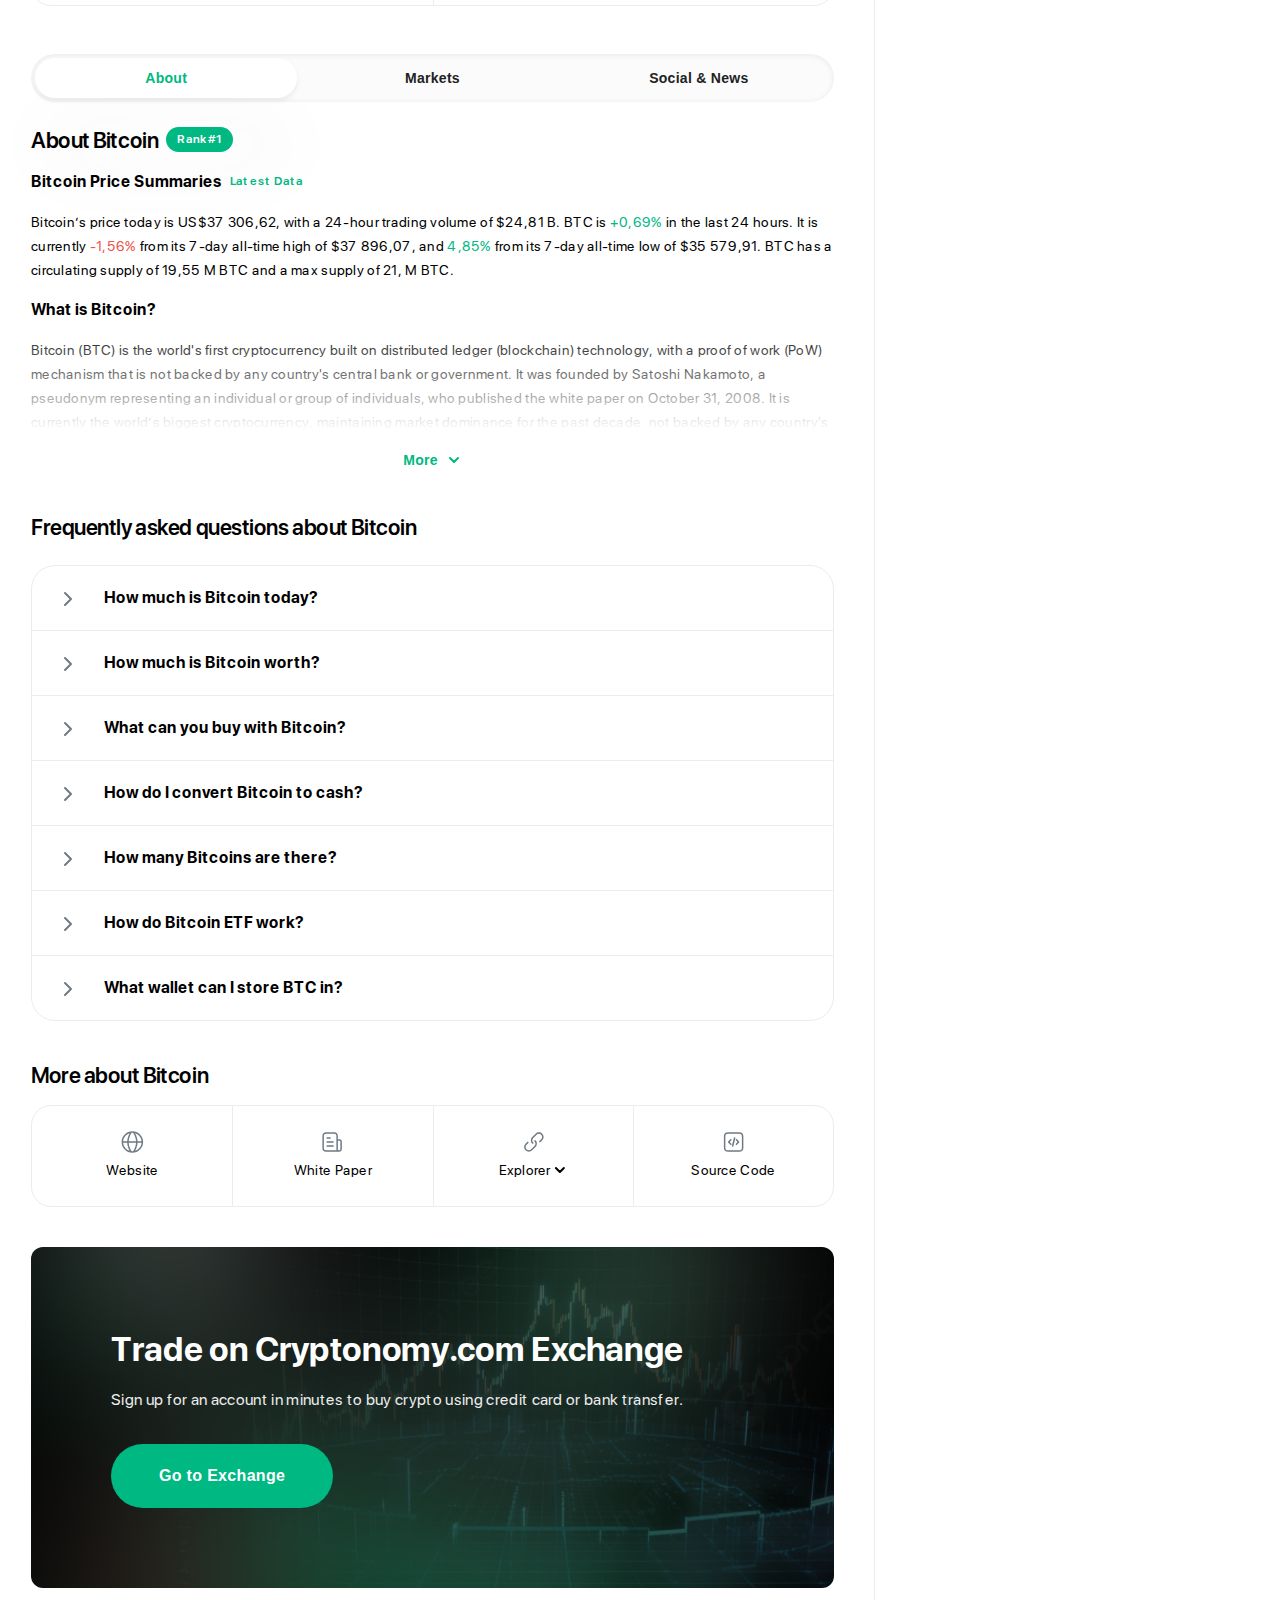
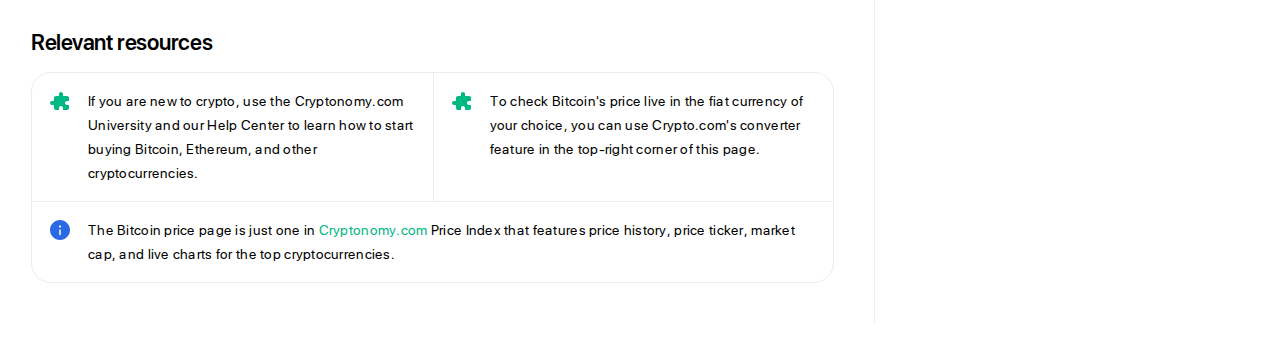
<file: coin-single.html>
<!DOCTYPE html>
<html lang="en">

<head>
	<meta charset="UTF-8">
	<meta name="viewport" content="width=device-width, initial-scale=1.0">
	<link rel="stylesheet" href="css/reset.css">
	<link rel="stylesheet" href="css/fonts.css">
	<link rel="stylesheet" href="css/coin-single.css">
	<title>Coin single page</title>
</head>

<body>

	<main class="single-coin">
		<div class="single-coin__bg"></div>
		<div class="container">
			<!-- Back line -->
			<a href='#' class="single-coin__back">
				<svg xmlns="http://www.w3.org/2000/svg" width="16" height="16" viewBox="0 0 16 16" fill="none">
					<path d="M12.6667 8H3.33341" stroke="black" stroke-width="2" stroke-linecap="round"
						stroke-linejoin="round" />
					<path d="M8 3.33331L3.33333 7.99998L8 12.6666" stroke="black" stroke-width="2"
						stroke-linecap="round" stroke-linejoin="round" />
				</svg>
				<span>Back</span>
			</a>
		</div>
		<!-- end Back line -->
		<!-- Top Single Coin -->
		<section class="single-coin__top">
			<div class="container">
				<div class="single-coin__top-inner">
					<div class="d-flex">
						<div class="single-coin__top-image">
							<img src="./images/single-coin/coin.png" alt="">
						</div>
						<div class="df-col">
							<h4>Bitcoin Price</h4>
							<p>BTC</p>
						</div>
					</div>
					<div class="single-coin__top-buttons">
						<button class='single-coin__top-button'>
							<svg xmlns="http://www.w3.org/2000/svg" width="16" height="16" viewBox="0 0 16 16"
								fill="none">
								<path
									d="M11.2361 14.5C11.0435 14.5 10.8501 14.454 10.6708 14.36L8.07881 13.0033C8.02948 12.9773 7.97075 12.9773 7.92142 13.0033L5.33141 14.3587C4.91875 14.5747 4.42815 14.5387 4.05082 14.264C3.67548 13.99 3.49013 13.536 3.5688 13.078L4.06278 10.2107C4.07211 10.1567 4.05408 10.102 4.01542 10.064L1.85477 7.96667C1.5341 7.65534 1.42014 7.19732 1.55814 6.77132C1.69614 6.34532 2.05742 6.04066 2.50142 5.97599L5.48946 5.54399C5.54412 5.53599 5.59078 5.502 5.61478 5.45333L6.91011 2.84135C7.11678 2.42468 7.53413 2.16602 7.99946 2.16602C8.4648 2.16602 8.88215 2.42468 9.08882 2.84135L10.3834 5.45268C10.4081 5.50201 10.4548 5.53599 10.5095 5.54399L13.4974 5.97599C13.9414 6.03999 14.3028 6.34466 14.4408 6.77132C14.5788 7.19732 14.4647 7.65534 14.1441 7.96667L11.9841 10.0633C11.9441 10.102 11.9268 10.1567 11.9362 10.2107L12.4301 13.0793C12.5088 13.5367 12.3248 13.9907 11.9488 14.264C11.7368 14.4207 11.4868 14.5 11.2361 14.5ZM8.00012 11.984C8.18612 11.984 8.37277 12.028 8.54211 12.1167L11.1341 13.4733C11.2375 13.528 11.3214 13.486 11.3614 13.4567C11.4014 13.428 11.4648 13.362 11.4454 13.25L10.9515 10.3807C10.8861 10.0007 11.0128 9.61399 11.2894 9.34599L13.4488 7.25C13.5134 7.18733 13.5028 7.11665 13.4908 7.08065C13.4788 7.04398 13.4454 6.98001 13.3554 6.96667L10.3675 6.53467C9.9868 6.48 9.65815 6.24134 9.48815 5.89734L8.19413 3.28666C8.14279 3.18266 8.05077 3.16732 8.00077 3.16732C7.95077 3.16732 7.85882 3.18266 7.80749 3.28666L6.51281 5.89799C6.34348 6.24132 6.01482 6.48 5.63415 6.53467L2.64611 6.96667C2.55611 6.98001 2.52211 7.04331 2.51078 7.08065C2.49878 7.11731 2.48877 7.18733 2.55277 7.25L4.71276 9.34668C4.98876 9.61401 5.11542 10.0007 5.05008 10.3807L4.55611 13.248C4.53677 13.3607 4.60082 13.4267 4.64082 13.456C4.68216 13.4853 4.76342 13.5267 4.86942 13.4727L7.45943 12.1174C7.62743 12.0287 7.81412 11.984 8.00012 11.984Z"
									fill="black" />
							</svg>
							<span>Add to Watchlist</span>
						</button>
						<button class='single-coin__top-button'>
							<svg xmlns="http://www.w3.org/2000/svg" width="16" height="16" viewBox="0 0 16 16"
								fill="none">
								<path
									d="M12.0002 9.5C11.0948 9.5 10.3075 9.98866 9.86882 10.712L6.31478 8.93534C6.43211 8.64601 6.50016 8.33133 6.50016 8C6.50016 7.66867 6.43211 7.35399 6.31478 7.06466L9.86882 5.288C10.3075 6.01067 11.0948 6.5 12.0002 6.5C13.3782 6.5 14.5002 5.37867 14.5002 4C14.5002 2.62133 13.3782 1.5 12.0002 1.5C10.6222 1.5 9.50016 2.62133 9.50016 4C9.50016 4.11533 9.51885 4.22601 9.53418 4.33734L5.75749 6.22534C5.30549 5.77734 4.68485 5.5 3.99951 5.5C2.62151 5.5 1.49951 6.62133 1.49951 8C1.49951 9.37867 2.62151 10.5 3.99951 10.5C4.68418 10.5 5.30549 10.222 5.75749 9.77466L9.53418 11.6627C9.51885 11.774 9.50016 11.8847 9.50016 12C9.50016 13.3787 10.6222 14.5 12.0002 14.5C13.3782 14.5 14.5002 13.3787 14.5002 12C14.5002 10.6213 13.3782 9.5 12.0002 9.5ZM12.0002 2.5C12.8268 2.5 13.5002 3.17267 13.5002 4C13.5002 4.82733 12.8268 5.5 12.0002 5.5C11.1735 5.5 10.5002 4.82733 10.5002 4C10.5002 3.17267 11.1735 2.5 12.0002 2.5ZM4.00016 9.5C3.1735 9.5 2.50016 8.82733 2.50016 8C2.50016 7.17267 3.1735 6.5 4.00016 6.5C4.82683 6.5 5.50016 7.17267 5.50016 8C5.50016 8.82733 4.82683 9.5 4.00016 9.5ZM12.0002 13.5C11.1735 13.5 10.5002 12.8273 10.5002 12C10.5002 11.1727 11.1735 10.5 12.0002 10.5C12.8268 10.5 13.5002 11.1727 13.5002 12C13.5002 12.8273 12.8268 13.5 12.0002 13.5Z"
									fill="black" />
							</svg>
							<span>Share</span>
						</button>
						<button class='single-coin__top-button'>
							<svg xmlns="http://www.w3.org/2000/svg" width="16" height="16" viewBox="0 0 16 16"
								fill="none">
								<path
									d="M5.64665 9.02002C5.45131 8.82469 5.45131 8.508 5.64665 8.31266C5.84198 8.11733 6.15867 8.11733 6.354 8.31266L7.50065 9.45935V2C7.50065 1.724 7.72465 1.5 8.00065 1.5C8.27665 1.5 8.50065 1.724 8.50065 2V9.45935L9.6473 8.31266C9.84263 8.11733 10.1593 8.11733 10.3547 8.31266C10.55 8.508 10.55 8.82469 10.3547 9.02002L8.35466 11.02C8.30866 11.066 8.25339 11.1027 8.19206 11.128C8.13072 11.1533 8.06598 11.1667 8.00065 11.1667C7.93532 11.1667 7.87074 11.1533 7.80941 11.128C7.74807 11.1027 7.69265 11.066 7.64665 11.02L5.64665 9.02002ZM12 6.16667C11.724 6.16667 11.5 6.39067 11.5 6.66667C11.5 6.94267 11.724 7.16667 12 7.16667C13.0513 7.16667 13.5 7.61533 13.5 8.66667V12C13.5 13.0513 13.0513 13.5 12 13.5H4C2.94867 13.5 2.5 13.0513 2.5 12V8.66667C2.5 7.61533 2.94867 7.16667 4 7.16667C4.276 7.16667 4.5 6.94267 4.5 6.66667C4.5 6.39067 4.276 6.16667 4 6.16667C2.388 6.16667 1.5 7.05467 1.5 8.66667V12C1.5 13.612 2.388 14.5 4 14.5H12C13.612 14.5 14.5 13.612 14.5 12V8.66667C14.5 7.05467 13.612 6.16667 12 6.16667Z"
									fill="black" />
							</svg>
							<span>Download</span>
						</button>
					</div>
				</div>
			</div>
		</section>
		<!-- END Top Single Coin -->
		<!-- Calculator -->
		<section class="single-calculator">
			<div class="single-calculator__wrapper">
				<div class="container">
					<div class="single-calculator__left">
						<div class="single-calculator__left-pay">
							<label for="single-calculator-pay">Convert</label>
							<div class='single-calculator__pay-block'>
								<input type="text" id='single-calculator-pay' value='0.02735'>
								<div class="single-calculator__pay-coin">
									<div class="single-calculator__pay-image">
										<img src="./images/coin/coin-dollar.png" alt="">
									</div>
									<p class="single-calculator__pay-coin-name"> USD</p>
									<svg xmlns="http://www.w3.org/2000/svg" width="24" height="24" viewBox="0 0 24 24"
										fill="none">
										<path d="M8 10L12 14L16 10" stroke="black" stroke-width="2"
											stroke-linecap="round" stroke-linejoin="round" />
									</svg>
								</div>
							</div>
						</div>
						<div class="single-calculator__change">
							<img src="./images/single-coin/vector/exchange.svg" alt="">
						</div>
						<div class="single-calculator__left-pay">
							<label for="single-calculator-pay">To</label>
							<div class='single-calculator__pay-block'>
								<input type="text" id='single-calculator-pay' value='$1,000'>
								<div class="single-calculator__pay-coin receive">
									<div class="single-calculator__pay-image">
										<img src="./images/coin/btc.png" alt="">
									</div>
									<p class="single-calculator__pay-coin-name">BTC</p>
								</div>
							</div>
						</div>
						<button class="single-calculator__left-button">Buy Bitcoin</button>
					</div>
					<div class="single-calculator__right">
						<div class="single-calculator__right-cours">
							1 BTC ≈ <span>$36 568, 00</span>
						</div>
						<div class="single-calculator__right-payment">
							Rate is for reference only. Updated just now
						</div>
					</div>
				</div>
			</div>
		</section>
		<!-- END Calculator -->
		<!-- MAIN SINGLE -->
		<section class="single-main">
			<div class="single-main__wrapper">
				<div class="container">
					<div class="single-main__wrapper-left">
						<div class="single-left__top">
							<div class="single-left__top-left">
								<h5 class="single-left__top-price">$36,568 USD</h5>
								<p class="single-left__top-procent up">+0,69% (24H)</p>
							</div>
							<div class="single-left__top-right">
								<h5>1.00 BTC</h5>
								<p class="single-left__top-procent up">+0.00% (24H)</p>
							</div>
						</div>
						<div class="single-left__toggle">
							<button class='active' id='toggle-single-price'>Price</button>
							<button id='toggle-single-tradingview'>TradingView</button>
							<span class='active' id='single-left-toggle-span'></span>
						</div>
						<div class="single-left__block-one db-block" id='single-left__block-one'>
							<div class="single-graf__top">
								<p class="single-graf__top-text">Bitcoin Price Chart (USD)</p>
								<div class="single-graf__top-toggle">

									<div class="box-item">
										<input class="c-radio-tag" id="single-chart-option-hour" type="radio"
											name="singletimeframe" value="hour">
										<label class="box-item__label" for="single-chart-option-hour">
											1H </label>
									</div>

									<div class="box-item">
										<input class="c-radio-tag" id="single-chart-option-four-hours" type="radio"
											name="singletimeframe" value="four-hours" checked>
										<label class="box-item__label" for="single-chart-option-four-hours">
											4H </label>
									</div>

									<div class="box-item">
										<input class="c-radio-tag" id="single-chart-option-day" type="radio"
											name="singletimeframe" value="day" checked>
										<label class="box-item__label" for="single-chart-option-day">
											1D </label>
									</div>

									<div class="box-item">
										<input class="c-radio-tag" id="single-chart-option-week" type="radio"
											name="singletimeframe" value="week">
										<label class="box-item__label" for="single-chart-option-week">
											7D </label>
									</div>

									<div class="box-item">
										<input class="c-radio-tag" id="single-chart-option-month" type="radio"
											name="singletimeframe" value="month">
										<label class="box-item__label" for="single-chart-option-month">
											1M </label>
									</div>

									<div class="box-item">
										<input class="c-radio-tag" id="single-chart-option-year" type="radio"
											name="singletimeframe" value="year">
										<label class="box-item__label" for="single-chart-option-year">
											1Y </label>
									</div>

									<div class="box-item">
										<input class="c-radio-tag" id="single-chart-option-all" type="radio"
											name="singletimeframe" value="all">
										<label class="box-item__label" for="single-chart-option-all">
											ALL </label>

									</div>
								</div>
							</div>
							<div class="single-graf__content">
								<ul class="single-graf__content-left">
									<li>$37,600</li>
									<li>$37,200</li>
									<li>$36,800</li>
									<li>$36,400</li>
									<li>$36,000</li>
									<li>$35,600</li>
								</ul>
								<div class="single-graf__content-center">
									<div class="single-graf__content-image">
										<img src="./images/single-coin/graf.png" alt="">
									</div>
									<ul class="single-graf__content-date">
										<li>01:20 PM</li>
										<li>06:08 PM</li>
										<li>10:56 PM</li>
										<li>03:44 AM</li>
										<li>08:32 AM</li>
									</ul>
								</div>
							</div>
						</div>
						<div class="single-left__block-two" id='single-left__block-two'>Block two</div>
						<!-- element right -->
						<div class="single-main__wrapper-right mob">
							<div class="single-main__right-info">
								<h4 class="single-main__right-title">General Information</h4>
								<div class="single-main__right-box">
									<div class="single-main__right-element">Alameda Research Ventures</div>
									<div class="single-main__right-element">Coinbase Ventures</div>
									<div class="single-main__right-element">Pantera</div>
									<div class="single-main__right-element">Paradigm</div>
									<div class="single-main__right-element">L1/L2/Polkadot Parachains</div>
									<div class="single-main__right-element">Polychain Capital</div>
									<div class="single-main__right-element">Proof of Work (PoW)</div>
								</div>
							</div>
							<div class="single-main__right-price">
								<h4 class="single-main__right-title">BTC Price Statistics</h4>
								<div class="single-main__right-wrapper">
									<div class="single-main__right-row row">
										<div class="row-name">Bitcoin Price</div>
										<svg xmlns="http://www.w3.org/2000/svg" width="694" height="3"
											viewBox="0 0 694 2" fill="none">
											<path d="M0 1H694" stroke="#C6CFE2" stroke-dasharray="1 4" />
										</svg>
										<div class="row-price">$37 306,62</div>
									</div>
									<div class="single-main__right-row row">
										<div class="row-name">24H High</div>
										<svg xmlns="http://www.w3.org/2000/svg" width="694" height="3"
											viewBox="0 0 694 2" fill="none">
											<path d="M0 1H694" stroke="#C6CFE2" stroke-dasharray="1 4" />
										</svg>
										<div class="row-price">$37,410</div>
									</div>
									<div class="single-main__right-row row">
										<div class="row-name">24H low</div>
										<svg xmlns="http://www.w3.org/2000/svg" width="694" height="3"
											viewBox="0 0 694 2" fill="none">
											<path d="M0 1H694" stroke="#C6CFE2" stroke-dasharray="1 4" />
										</svg>
										<div class="row-price">$35 722,82</div>
									</div>
									<div class="single-main__right-row row">
										<div class="row-name">7d high</div>
										<svg xmlns="http://www.w3.org/2000/svg" width="694" height="3"
											viewBox="0 0 694 2" fill="none">
											<path d="M0 1H694" stroke="#C6CFE2" stroke-dasharray="1 4" />
										</svg>
										<div class="row-price">$37 896,07</div>
									</div>
									<div class="single-main__right-row row">
										<div class="row-name">7d low</div>
										<svg xmlns="http://www.w3.org/2000/svg" width="694" height="3"
											viewBox="0 0 694 2" fill="none">
											<path d="M0 1H694" stroke="#C6CFE2" stroke-dasharray="1 4" />
										</svg>
										<div class="row-price">$35 579,91</div>
									</div>
									<div class="single-main__right-row row">
										<div class="row-name">90d high</div>
										<svg xmlns="http://www.w3.org/2000/svg" width="694" height="3"
											viewBox="0 0 694 2" fill="none">
											<path d="M0 1H694" stroke="#C6CFE2" stroke-dasharray="1 4" />
										</svg>
										<div class="row-price">$37 957,14 </div>
									</div>
									<div class="single-main__right-row row">
										<div class="row-name">30d low</div>
										<svg xmlns="http://www.w3.org/2000/svg" width="694" height="3"
											viewBox="0 0 694 2" fill="none">
											<path d="M0 1H694" stroke="#C6CFE2" stroke-dasharray="1 4" />
										</svg>
										<div class="row-price">$35 579,91</div>
									</div>
								</div>
							</div>
							<!-- trending -->
							<div class="single-main__right-trending">
								<h4 class="single-main__right-title">Trending</h4>
								<div class="single-main__right-wrapper">
									<div class="single-main__right-row row">
										<div class="row-name__trending">
											<img src="./images/single-coin/trending/1.svg" alt="">
											CIRUS
										</div>
										<div class="row-name__center">Cirus Foundation</div>
										<svg xmlns="http://www.w3.org/2000/svg" width="694" height="3"
											viewBox="0 0 694 2" fill="none">
											<path d="M0 1H694" stroke="#C6CFE2" stroke-dasharray="1 4" />
										</svg>
										<div class="row-price__trending up">+28,96%</div>
									</div>
									<div class="single-main__right-row row">
										<div class="row-name__trending">
											<img src="./images/single-coin/trending/2.svg" alt="">
											NIZA
										</div>
										<div class="row-name__center">Niza Global</div>
										<svg xmlns="http://www.w3.org/2000/svg" width="694" height="3"
											viewBox="0 0 694 2" fill="none">
											<path d="M0 1H694" stroke="#C6CFE2" stroke-dasharray="1 4" />
										</svg>
										<div class="row-price__trending up">+11,30%</div>
									</div>
									<div class="single-main__right-row row">

										<div class="row-name__trending">
											<img src="./images/single-coin/trending/3.svg" alt="">
											GLB
										</div>
										<div class="row-name__center">Colden Ball</div>
										<svg xmlns="http://www.w3.org/2000/svg" width="694" height="3"
											viewBox="0 0 694 2" fill="none">
											<path d="M0 1H694" stroke="#C6CFE2" stroke-dasharray="1 4" />
										</svg>
										<div class="row-price__trending up">+64,16%</div>
									</div>
									<div class="single-main__right-row row">
										<div class="row-name__trending">
											<img src="./images/single-coin/trending/4.svg" alt="">
											UNI
										</div>
										<div class="row-name__center">UNICORN Token </div>
										<svg xmlns="http://www.w3.org/2000/svg" width="694" height="3"
											viewBox="0 0 694 2" fill="none">
											<path d="M0 1H694" stroke="#C6CFE2" stroke-dasharray="1 4" />
										</svg>
										<div class="row-price__trending down">-1,86% </div>
									</div>
									<div class="single-main__right-row row">
										<div class="row-name__trending">
											<img src="./images/single-coin/trending/1.svg" alt="">
											CGPT
										</div>
										<div class="row-name__center">ChainGPT</div>
										<svg xmlns="http://www.w3.org/2000/svg" width="694" height="3"
											viewBox="0 0 694 2" fill="none">
											<path d="M0 1H694" stroke="#C6CFE2" stroke-dasharray="1 4" />
										</svg>
										<div class="row-price__trending up">+22,34%</div>
									</div>
								</div>
							</div>
							<!-- end trending -->
						</div>
						<!-- statistic -->
						<section class="single-left__statistic">
							<div class="single-left__statistic-top">
								<div class="df-col">
									<p class='single-left__statistic-name'>Market Cap (USD)</p>
									<p class='single-left__statistic-price'>$729,34 B</p>
								</div>
								<div class="df-col">
									<p class='single-left__statistic-name'>24H Volume (USD)</p>
									<p class='single-left__statistic-price'>$24,81 B</p>
								</div>
								<div class="df-col">
									<p class='single-left__statistic-name'>Circulating Supply</p>
									<p class='single-left__statistic-price'>19,55 M BTC</p>
								</div>
								<div class="df-col">
									<p class='single-left__statistic-name'>Max Supply</p>
									<p class='single-left__statistic-price'>21, M BTC</p>
								</div>
							</div>
							<div class="single-left__statistic-content">
								<h4 class="single-left__statistic-title">How do you feel about Bitcoin today?</h4>
								<div class="df-col">
									<h6>Vote to see results</h6>
									<div class="d-flex">
										<button><svg xmlns="http://www.w3.org/2000/svg" width="24" height="24"
												viewBox="0 0 24 24" fill="none">
												<path
													d="M19.5 2.25H8.09592C5.59992 2.25 4.98894 3.46303 4.53794 4.81403L2.53891 10.814C2.07091 12.218 2.17295 13.489 2.82395 14.392C3.26995 15.012 4.20092 15.75 6.09592 15.75H9.25193V18.237C9.25193 19.493 9.87599 20.6591 10.921 21.3571C11.311 21.6171 11.76 21.751 12.214 21.751C12.455 21.751 12.6969 21.713 12.9339 21.637C13.6179 21.417 14.154 20.906 14.415 20.205L16.5429 13.75H19.499C20.739 13.75 21.749 12.741 21.749 11.5V4.5C21.75 3.259 20.74 2.25 19.5 2.25ZM15.2889 12.765L13.0019 19.706C12.9109 19.947 12.7199 20.13 12.4749 20.209C12.2289 20.288 11.967 20.251 11.754 20.109C11.127 19.691 10.753 18.991 10.753 18.237V15C10.753 14.586 10.417 14.25 10.003 14.25H6.09702C5.40102 14.25 4.47899 14.123 4.04099 13.515C3.68499 13.02 3.65499 12.209 3.96299 11.288L5.96201 5.28802C6.31701 4.22102 6.53992 3.74902 8.09592 3.74902H16V12.249C15.676 12.251 15.3899 12.458 15.2889 12.765ZM20.25 11.5C20.25 11.914 19.913 12.25 19.5 12.25H17.5V3.75H19.5C19.913 3.75 20.25 4.086 20.25 4.5V11.5Z"
													fill="#EC524A" />
											</svg></button>
										<button class='like'>
											<svg xmlns="http://www.w3.org/2000/svg" width="24" height="24"
												viewBox="0 0 24 24" fill="none">
												<path
													d="M21.176 9.60799C20.73 8.98799 19.7991 8.25001 17.9041 8.25001H14.748V5.76301C14.748 4.50701 14.124 3.34102 13.079 2.64302C12.482 2.24502 11.748 2.14299 11.066 2.36299C10.382 2.58299 9.84596 3.094 9.58496 3.795L7.45703 10.25H4.50098C3.26098 10.25 2.25098 11.259 2.25098 12.5V19.5C2.25098 20.741 3.26098 21.75 4.50098 21.75H15.905C18.401 21.75 19.012 20.537 19.463 19.186L21.462 13.186C21.929 11.782 21.827 10.511 21.176 9.60799ZM3.75 19.5V12.5C3.75 12.086 4.087 11.75 4.5 11.75H6.5V20.25H4.5C4.087 20.25 3.75 19.914 3.75 19.5ZM20.037 12.711L18.038 18.711C17.683 19.778 17.4601 20.25 15.9041 20.25H8V11.75C8.324 11.75 8.61006 11.542 8.71106 11.235L10.998 4.29402C11.089 4.05302 11.28 3.87003 11.525 3.79103C11.77 3.71103 12.032 3.74901 12.246 3.89101C12.873 4.30901 13.2469 5.00901 13.2469 5.76301V9.00001C13.2469 9.41401 13.5829 9.75001 13.9969 9.75001H17.903C18.599 9.75001 19.521 9.877 19.959 10.485C20.315 10.979 20.345 11.791 20.037 12.711Z"
													fill="#00B881" />
											</svg>
										</button>
									</div>
								</div>
							</div>
						</section>
						<!-- end statistic -->
						<section class="single-tracker">
							<div class="single-tracker__top">
								<h4 class='single-tracker__title'>Social Tracker </h4>
								<svg xmlns="http://www.w3.org/2000/svg" width="20" height="20" viewBox="0 0 20 20"
									fill="none">
									<path
										d="M10.0001 1.66669C5.39758 1.66669 1.66675 5.39752 1.66675 10C1.66675 14.6025 5.39758 18.3334 10.0001 18.3334C14.6026 18.3334 18.3334 14.6025 18.3334 10C18.3334 5.39752 14.6026 1.66669 10.0001 1.66669ZM10.6251 13.75C10.6251 14.095 10.3451 14.375 10.0001 14.375C9.65508 14.375 9.37508 14.095 9.37508 13.75V9.94082C9.37508 9.59582 9.65508 9.31582 10.0001 9.31582C10.3451 9.31582 10.6251 9.59582 10.6251 9.94082V13.75ZM10.0168 7.91669C9.55676 7.91669 9.17916 7.54335 9.17916 7.08335C9.17916 6.62335 9.54842 6.25002 10.0084 6.25002H10.0168C10.4776 6.25002 10.8501 6.62335 10.8501 7.08335C10.8501 7.54335 10.4768 7.91669 10.0168 7.91669Z"
										fill="#C6CFE2" />
								</svg>
							</div>
							<div class="single-tracker__box">
								<div class="single-tracker__box-item">
									<div class="single-tracker__box-img">
										<svg xmlns="http://www.w3.org/2000/svg" width="48" height="48"
											viewBox="0 0 48 48" fill="none">
											<path
												d="M41.9994 24.2495C41.9188 22.0052 40.0914 20.2527 37.9079 20.3289C36.9405 20.3635 36.0201 20.7722 35.3214 21.4579C32.2444 19.2968 28.63 18.1123 24.9147 18.0291L26.6682 9.33587L32.4527 10.5896C32.6139 12.1205 33.9441 13.2288 35.4289 13.0625C36.9136 12.8963 37.9886 11.5248 37.8273 9.99393C37.6661 8.46308 36.3359 7.35478 34.8511 7.52102C33.9979 7.61107 33.232 8.12366 32.8087 8.88562L26.1845 7.52102C25.7344 7.41712 25.2842 7.70805 25.1835 8.17908C25.1835 8.18601 25.1835 8.18601 25.1835 8.19293L23.1881 17.8629C19.4259 17.9252 15.7644 19.1167 12.6471 21.2917C11.0616 19.7539 8.56239 19.8301 7.07093 21.4718C5.57946 23.1066 5.65337 25.6834 7.2456 27.2211C7.55465 27.519 7.91072 27.7753 8.3071 27.9554C8.28022 28.3641 8.28022 28.7728 8.3071 29.1814C8.3071 35.4226 15.3613 40.5 24.0615 40.5C32.7617 40.5 39.8159 35.4295 39.8159 29.1814C39.8428 28.7728 39.8428 28.3641 39.8159 27.9554C41.173 27.2558 42.0263 25.815 41.9994 24.2495ZM14.9717 27.041C14.9717 25.5033 16.1877 24.2495 17.6791 24.2495C19.1706 24.2495 20.3866 25.5033 20.3866 27.041C20.3866 28.5788 19.1706 29.8326 17.6791 29.8326C16.1809 29.8187 14.9717 28.5788 14.9717 27.041ZM30.6723 34.7022C28.7509 36.1915 26.3995 36.9534 23.9943 36.8495C21.5892 36.9534 19.2378 36.1915 17.3163 34.7022C17.061 34.3835 17.1081 33.9056 17.4171 33.6424C17.6858 33.4138 18.0688 33.4138 18.3442 33.6424C19.9701 34.8684 21.952 35.4918 23.9675 35.3949C25.983 35.5057 27.9716 34.91 29.6176 33.6978C29.9132 33.3999 30.3969 33.4069 30.6858 33.7116C30.9746 34.0164 30.9679 34.5152 30.6723 34.813V34.7022ZM30.1886 29.9296C28.6971 29.9296 27.4811 28.6758 27.4811 27.138C27.4811 25.6002 28.6971 24.3465 30.1886 24.3465C31.6801 24.3465 32.8961 25.6002 32.8961 27.138C32.9565 28.6758 31.7943 29.9711 30.3028 30.0335C30.2558 30.0335 30.2155 30.0335 30.1685 30.0335L30.1886 29.9296Z"
												fill="black" />
										</svg>
										<div class="single-tracker__box-name">Reddit</div>
									</div>
									<div class="df-col">
										<div class="single-tracker__box-follower">Followers:</div>
										<div class="single-tracker__box-quicke">4 908 145</div>
									</div>
								</div>
								<div class="single-tracker__box-item">
									<div class="single-tracker__box-img">
										<svg xmlns="http://www.w3.org/2000/svg" width="49" height="48"
											viewBox="0 0 49 48" fill="none">
											<path
												d="M31.9765 13H35.9634L27.2533 22.319L37.5 35H29.4769L23.193 27.309L16.0027 35H12.0134L21.3297 25.0323L11.5 13H19.7268L25.4069 20.0298L31.9765 13ZM30.5773 32.7662H32.7864L18.5264 15.1165H16.1557L30.5773 32.7662Z"
												fill="black" />
										</svg>
										<div class="single-tracker__box-name">Twitter</div>
									</div>
									<div class="df-col">
										<div class="single-tracker__box-follower">Followers:</div>
										<div class="single-tracker__box-quicke">4 908 145</div>
									</div>
								</div>
							</div>
						</section>
						<div class="single-block__toggle">
							<button class='active' id='single-block__toggle-button-about'>About</button>
							<button class='' id='single-block__toggle-button-markets'>Markets</button>
							<button class='' id='single-block__toggle-button-social'>Social & News</button>
						</div>
						<div class="single-about d-block" id='single-block__content-button-about'>
							<div class="d-flex">
								<h4 class="single-about__title">About Bitcoin</h4>
								<div class="single-about__rank">Rank #1</div>
							</div>
							<div class="d-flex">
								<h6 class="single-about__subtitle">Bitcoin Price Summaries</h6>
								<div class="single-about__latest">Latest Data</div>
							</div>
							<p class='single-about__text-one'>
								Bitcoin’s price today is US$37 306,62, with a 24-hour trading volume of $24,81 B. BTC is
								<span class='up'>+0,69%</span> in the last 24 hours. It is currently <span
									class='down'>-1,56%</span> from its 7-day all-time high of $37
								896,07, and <span class='up'>4,85%</span> from its 7-day all-time low of $35 579,91. BTC
								has a circulating
								supply of 19,55 M BTC and a max supply of 21, M BTC.
							</p>
							<h5 class="single-about__subtitle-two">What is Bitcoin?</h5>
							<div class="single-about__more">
								<p class='single-about__text'>Bitcoin (BTC) is the world's first cryptocurrency built on
									distributed ledger (blockchain) technology, with a proof of work (PoW) mechanism
									that is
									not backed by any country's central bank or government. It was founded by Satoshi
									Nakamoto, a pseudonym representing an individual or group of individuals, who
									published
									the white paper on October 31, 2008. It is currently the world’s biggest
									cryptocurrency,
									maintaining market dominance for the past decade.
									not backed by any country's central bank or government. It was founded by Satoshi
									Nakamoto, a pseudonym representing an individual or group of individuals, who
									published
									the white paper on October 31, 2008. It is currently the world’s biggest
									cryptocurrency,
									maintaining market dominance for the past decade.
								<div class="single-about__more-decor"></div>
								</p>
								<button class="single-about__more-button">
									<span class="single-about__more-button-more">More</span>
									<span class="single-about__more-button-less">Less</span>
									<svg xmlns="http://www.w3.org/2000/svg" width="16" height="16" viewBox="0 0 16 16"
										fill="none">
										<path d="M4 6L8 10L12 6" stroke="#00B881" stroke-width="2"
											stroke-linecap="round" stroke-linejoin="round" />
									</svg>
								</button>
							</div>
							<div class="single-about__questions">
								<h4 class="single-about__questions-title">Frequently asked questions about Bitcoin</h4>
								<ul class="single-questions__box">
									<li class="single-questions__box-item">
										<div class="single-questions__box-ask">
											<div class='single-questions__box-img'>
												<img src="./images/faq.svg" alt="">
											</div>
											<h6>How much is Bitcoin today?</h6>
										</div>
										<p class='single-questions__box-body'>
											Yes, to both questions. On Nexo, all purchases with debit and credit cards
											are instant,
											meaning that your newly acquired funds will appear in your Nexo account
											immediately after
											you complete the process.
											Yes, to both questions. On Nexo, all purchases with debit and credit cards
											are instant,
											meaning that your newly acquired funds will appear in your Nexo account
											immediately after
											you complete the process.
											Yes, to both questions. On Nexo, all purchases with debit and credit cards
											are instant,
											meaning that your newly acquired funds will appear in your Nexo account
											immediately after
											you complete the process.
										</p>
									</li>
									<li class="single-questions__box-item">
										<div class="single-questions__box-ask">
											<div class='single-questions__box-img'>
												<img src="./images/faq.svg" alt="">
											</div>
											<h6>How much is Bitcoin worth?</h6>
										</div>
										<p class='single-questions__box-body'>
											Yes, to both questions. On Nexo, all purchases with debit and credit cards
											are instant,
											meaning that your newly acquired funds will appear in your Nexo account
											immediately after
											you complete the process.
										</p>
									</li>
									<li class="single-questions__box-item">
										<div class="single-questions__box-ask">
											<div class='single-questions__box-img'>
												<img src="./images/faq.svg" alt="">
											</div>
											<h6>What can you buy with Bitcoin?</h6>
										</div>
										<p class='single-questions__box-body'>
											Yes, to both questions. On Nexo, all purchases with debit and credit cards
											are instant,
											meaning that your newly acquired funds will appear in your Nexo account
											immediately after
											you complete the process.
										</p>
									</li>
									<li class="single-questions__box-item">
										<div class="single-questions__box-ask">
											<div class='single-questions__box-img'>
												<img src="./images/faq.svg" alt="">
											</div>
											<h6>How do I convert Bitcoin to cash?</h6>
										</div>
										<p class='single-questions__box-body'>
											Yes, to both questions. On Nexo, all purchases with debit and credit cards
											are instant,
											meaning that your newly acquired funds will appear in your Nexo account
											immediately after
											you complete the process.
										</p>
									</li>
									<li class="single-questions__box-item">
										<div class="single-questions__box-ask">
											<div class='single-questions__box-img'>
												<img src="./images/faq.svg" alt="">
											</div>
											<h6>How many Bitcoins are there?</h6>
										</div>
										<p class='single-questions__box-body'>
											Yes, to both questions. On Nexo, all purchases with debit and credit cards
											are instant,
											meaning that your newly acquired funds will appear in your Nexo account
											immediately after
											you complete the process.
										</p>
									</li>
									<li class="single-questions__box-item">
										<div class="single-questions__box-ask">
											<div class='single-questions__box-img'>
												<img src="./images/faq.svg" alt="">
											</div>
											<h6>How do Bitcoin ETF work?</h6>
										</div>
										<p class='single-questions__box-body'>
											Yes, to both questions. On Nexo, all purchases with debit and credit cards
											are instant,
											meaning that your newly acquired funds will appear in your Nexo account
											immediately after
											you complete the process.
										</p>
									</li>
									<li class="single-questions__box-item">
										<div class="single-questions__box-ask">
											<div class='single-questions__box-img'>
												<img src="./images/faq.svg" alt="">
											</div>
											<h6>What wallet can I store BTC in?</h6>
										</div>
										<p class='single-questions__box-body'>
											Yes, to both questions. On Nexo, all purchases with debit and credit cards
											are instant,
											meaning that your newly acquired funds will appear in your Nexo account
											immediately after
											you complete the process.
										</p>
									</li>
								</ul>
							</div>
							<div class="single-about__bitcoin">
								<h4 class="single-about__bitcoin-title">More about Bitcoin</h4>
								<div class="single-about__bitcoin-box">
									<div class="single-about__bitcoin-item">
										<svg xmlns="http://www.w3.org/2000/svg" width="25" height="24"
											viewBox="0 0 25 24" fill="none">
											<path
												d="M12.375 1.25C6.447 1.25 1.625 6.073 1.625 12C1.625 17.927 6.447 22.75 12.375 22.75C18.303 22.75 23.125 17.927 23.125 12C23.125 6.073 18.303 1.25 12.375 1.25ZM21.587 11.25H17.537C17.406 8.507 16.562 5.71201 15.102 3.16101C18.645 4.25701 21.278 7.43 21.587 11.25ZM13.105 2.78699C14.861 5.39799 15.884 8.36 16.037 11.25H8.71301C8.86501 8.36 9.88899 5.39799 11.645 2.78699C11.887 2.76799 12.129 2.75 12.375 2.75C12.621 2.75 12.864 2.76799 13.105 2.78699ZM9.64801 3.16101C8.18801 5.71201 7.34401 8.507 7.21301 11.25H3.16299C3.47199 7.43 6.10501 4.25701 9.64801 3.16101ZM3.16299 12.75H7.21301C7.34401 15.493 8.18801 18.288 9.64801 20.839C6.10501 19.743 3.47199 16.57 3.16299 12.75ZM11.645 21.213C9.88899 18.602 8.86601 15.64 8.71301 12.75H16.037C15.885 15.64 14.861 18.602 13.105 21.213C12.863 21.232 12.621 21.25 12.375 21.25C12.129 21.25 11.886 21.232 11.645 21.213ZM15.102 20.839C16.562 18.288 17.406 15.493 17.537 12.75H21.587C21.278 16.57 18.645 19.743 15.102 20.839Z"
												fill="#6F7A83" />
										</svg>
										<p>Website</p>
									</div>
									<div class="single-about__bitcoin-item">
										<svg xmlns="http://www.w3.org/2000/svg" width="25" height="24"
											viewBox="0 0 25 24" fill="none">
											<path
												d="M13.875 12C13.875 12.414 13.539 12.75 13.125 12.75H7.125C6.711 12.75 6.375 12.414 6.375 12C6.375 11.586 6.711 11.25 7.125 11.25H13.125C13.539 11.25 13.875 11.586 13.875 12ZM7.125 8.75H10.125C10.539 8.75 10.875 8.414 10.875 8C10.875 7.586 10.539 7.25 10.125 7.25H7.125C6.711 7.25 6.375 7.586 6.375 8C6.375 8.414 6.711 8.75 7.125 8.75ZM13.125 15.25H7.125C6.711 15.25 6.375 15.586 6.375 16C6.375 16.414 6.711 16.75 7.125 16.75H13.125C13.539 16.75 13.875 16.414 13.875 16C13.875 15.586 13.539 15.25 13.125 15.25ZM21.875 11.5V19C21.875 20.517 20.642 21.75 19.125 21.75H6.125C3.707 21.75 2.375 20.418 2.375 18V6C2.375 3.582 3.707 2.25 6.125 2.25H14.125C16.543 2.25 17.875 3.582 17.875 6V9.25H19.625C20.865 9.25 21.875 10.259 21.875 11.5ZM16.676 20.25C16.484 19.875 16.375 19.45 16.375 19V6C16.375 4.423 15.702 3.75 14.125 3.75H6.125C4.548 3.75 3.875 4.423 3.875 6V18C3.875 19.577 4.548 20.25 6.125 20.25H16.676ZM20.375 11.5C20.375 11.086 20.038 10.75 19.625 10.75H17.875V19C17.875 19.689 18.436 20.25 19.125 20.25C19.814 20.25 20.375 19.689 20.375 19V11.5Z"
												fill="#6F7A83" />
										</svg>
										<p>White Paper</p>
									</div>
									<div class="single-about__bitcoin-item">
										<svg xmlns="http://www.w3.org/2000/svg" width="25" height="24"
											viewBox="0 0 25 24" fill="none">
											<path
												d="M11.7549 13.87C11.5629 13.87 11.3711 13.797 11.2251 13.65C9.57114 11.995 9.37102 9.43202 10.751 7.55502C10.855 7.39402 11.0182 7.19702 11.2242 6.99002L14.584 3.62903C15.474 2.73903 16.6561 2.24902 17.9141 2.24902C19.1711 2.24902 20.353 2.73902 21.243 3.62802C23.079 5.46502 23.079 8.45203 21.243 10.289L19.4031 12.129C19.1101 12.422 18.6351 12.422 18.3421 12.129C18.0491 11.836 18.0491 11.361 18.3421 11.068L20.1819 9.22803C21.4329 7.97703 21.4329 5.94002 20.1819 4.68802C18.9679 3.47502 16.8561 3.47602 15.6441 4.68802L12.285 8.04803C12.154 8.18003 12.0559 8.29704 11.9839 8.40604C11.0219 9.71704 11.159 11.461 12.285 12.587C12.578 12.88 12.578 13.355 12.285 13.648C12.139 13.797 11.9459 13.87 11.7549 13.87ZM7.83598 21.75C6.57898 21.75 5.39713 21.26 4.50713 20.371C2.67113 18.534 2.67113 15.547 4.50713 13.71L6.34697 11.87C6.63997 11.577 7.11501 11.577 7.40801 11.87C7.70101 12.163 7.70101 12.638 7.40801 12.931L5.56816 14.771C4.31716 16.022 4.31716 18.059 5.56816 19.311C6.78216 20.524 8.894 20.523 10.106 19.311L13.4651 15.951C13.8111 15.605 14.0692 15.194 14.2142 14.763C14.6402 13.576 14.3511 12.298 13.4651 11.411C13.1721 11.118 13.1721 10.643 13.4651 10.35C13.7591 10.057 14.2339 10.058 14.5259 10.35C15.8069 11.632 16.2411 13.557 15.6312 15.254C15.4192 15.889 15.0339 16.502 14.5259 17.011L11.167 20.371C10.276 21.26 9.09398 21.75 7.83598 21.75Z"
												fill="#6F7A83" />
										</svg>
										<p>Explorer <svg xmlns="http://www.w3.org/2000/svg" width="17" height="16"
												viewBox="0 0 17 16" fill="none">
												<path d="M4.875 6L8.875 10L12.875 6" stroke="black" stroke-width="2"
													stroke-linecap="round" stroke-linejoin="round" />
											</svg></p>
									</div>
									<div class="single-about__bitcoin-item">
										<svg xmlns="http://www.w3.org/2000/svg" width="25" height="24"
											viewBox="0 0 25 24" fill="none">
											<path
												d="M18.25 2.25H7C4.34 2.25 2.875 3.715 2.875 6.375V17.625C2.875 20.285 4.34 21.75 7 21.75H18.25C20.91 21.75 22.375 20.285 22.375 17.625V6.375C22.375 3.715 20.91 2.25 18.25 2.25ZM20.875 17.625C20.875 19.465 20.09 20.25 18.25 20.25H7C5.16 20.25 4.375 19.465 4.375 17.625V6.375C4.375 4.535 5.16 3.75 7 3.75H18.25C20.09 3.75 20.875 4.535 20.875 6.375V17.625ZM10.377 10.308L8.686 12L10.378 13.692C10.671 13.985 10.671 14.46 10.378 14.753C10.232 14.899 10.04 14.973 9.84799 14.973C9.65599 14.973 9.46399 14.9 9.31799 14.753L7.09601 12.531C6.80301 12.238 6.80301 11.763 7.09601 11.47L9.31799 9.24799C9.61099 8.95499 10.086 8.95499 10.379 9.24799C10.67 9.53999 10.67 10.015 10.377 10.308ZM18.155 11.47C18.448 11.763 18.448 12.238 18.155 12.531L15.933 14.753C15.787 14.899 15.595 14.973 15.403 14.973C15.211 14.973 15.019 14.9 14.873 14.753C14.58 14.46 14.58 13.985 14.873 13.692L16.565 12L14.873 10.308C14.58 10.015 14.58 9.54001 14.873 9.24701C15.166 8.95401 15.641 8.95401 15.934 9.24701L18.155 11.47ZM14.353 8.18201L12.353 16.182C12.268 16.523 11.962 16.75 11.626 16.75C11.566 16.75 11.505 16.743 11.443 16.727C11.041 16.627 10.797 16.219 10.898 15.818L12.898 7.81799C12.998 7.41599 13.401 7.172 13.808 7.272C14.209 7.373 14.453 7.78001 14.353 8.18201Z"
												fill="#6F7A83" />
										</svg>
										<p>Source Code</p>
									</div>
								</div>
							</div>
							<div class="single-about__banner">
								<div class="single-about__banner-img">
									<img src="./images/single-coin/banner.png" alt="">
								</div>
								<h4 class="single-about__banner-title">Trade on Cryptonomy.com Exchange</h4>
								<p class="single-about__banner-subtitle">Sign up for an account in minutes to buy crypto
									using credit card or bank transfer.</p>
								<button class="single-about__banner-button">Go to Exchange</button>
							</div>
							<div class="single-about__relevant">
								<h4 class="single-about__relevant-title">Relevant resources</h4>
								<div class="single-about__relevant-box">
									<div class="single-about__relevant-top">
										<div class="single-about__relevant-item">
											<svg xmlns="http://www.w3.org/2000/svg" width="24" height="24"
												viewBox="0 0 24 24" fill="none">
												<path
													d="M20.5 12H19C17.895 12 17 12.895 17 14C17 15.105 17.895 16 19 16H20.5C20.776 16 21 16.224 21 16.5V19C21 20.105 20.105 21 19 21H15.5C15.224 21 15 20.776 15 20.5V19C15 17.895 14.105 17 13 17C11.895 17 11 17.895 11 19V20.5C11 20.776 10.776 21 10.5 21H8C6.895 21 6 20.105 6 19V16.5C6 16.224 5.776 16 5.5 16H4C2.895 16 2 15.105 2 14C2 12.895 2.895 12 4 12H5.5C5.776 12 6 11.776 6 11.5V9C6 7.895 6.895 7 8 7H10.5C10.776 7 11 6.776 11 6.5V5C11 3.895 11.895 3 13 3C14.105 3 15 3.895 15 5V6.5C15 6.776 15.224 7 15.5 7H19C20.105 7 21 7.895 21 9V11.5C21 11.776 20.776 12 20.5 12Z"
													fill="#00B881" />
											</svg>
											<p>
												If you are new to crypto, use the <a href="#">Cryptonomy.com</a> <a
													href="#">University</a> and our <a href="#">Help Center</a> to learn
												how to start buying Bitcoin, Ethereum, and other cryptocurrencies.
											</p>
										</div>
										<div class="single-about__relevant-item">
											<svg xmlns="http://www.w3.org/2000/svg" width="24" height="24"
												viewBox="0 0 24 24" fill="none">
												<path
													d="M20.5 12H19C17.895 12 17 12.895 17 14C17 15.105 17.895 16 19 16H20.5C20.776 16 21 16.224 21 16.5V19C21 20.105 20.105 21 19 21H15.5C15.224 21 15 20.776 15 20.5V19C15 17.895 14.105 17 13 17C11.895 17 11 17.895 11 19V20.5C11 20.776 10.776 21 10.5 21H8C6.895 21 6 20.105 6 19V16.5C6 16.224 5.776 16 5.5 16H4C2.895 16 2 15.105 2 14C2 12.895 2.895 12 4 12H5.5C5.776 12 6 11.776 6 11.5V9C6 7.895 6.895 7 8 7H10.5C10.776 7 11 6.776 11 6.5V5C11 3.895 11.895 3 13 3C14.105 3 15 3.895 15 5V6.5C15 6.776 15.224 7 15.5 7H19C20.105 7 21 7.895 21 9V11.5C21 11.776 20.776 12 20.5 12Z"
													fill="#00B881" />
											</svg>
											<p>
												To check Bitcoin's price live in the fiat currency of your choice, you
												can use Crypto.com's converter feature in the top-right corner of this
												page.
											</p>
										</div>
									</div>
									<div class="single-about__relevant-bottom">
										<svg xmlns="http://www.w3.org/2000/svg" width="24" height="24"
											viewBox="0 0 24 24" fill="none">
											<path
												d="M12 2C6.477 2 2 6.477 2 12C2 17.523 6.477 22 12 22C17.523 22 22 17.523 22 12C22 6.477 17.523 2 12 2ZM12.75 16.5C12.75 16.914 12.414 17.25 12 17.25C11.586 17.25 11.25 16.914 11.25 16.5V11.929C11.25 11.515 11.586 11.179 12 11.179C12.414 11.179 12.75 11.515 12.75 11.929V16.5ZM12.02 9.5C11.468 9.5 11.0149 9.052 11.0149 8.5C11.0149 7.948 11.458 7.5 12.01 7.5H12.02C12.573 7.5 13.02 7.948 13.02 8.5C13.02 9.052 12.572 9.5 12.02 9.5Z"
												fill="#2B68E3" />
										</svg>
										<p>The Bitcoin price page is just one in <a href="#">Cryptonomy.com</a> Price
											Index that features price history, price ticker, market cap, and live charts
											for the top cryptocurrencies.</p>
									</div>
								</div>
							</div>
						</div>
						<!-- single markets -->
						<div class="single-markets" id='single-block__content-button-markets'>
							<div class="single-block__content-table-wrapper">
								<table class="single-markets__table">
									<thead class="single-markets__thead">
										<tr class="single-markets__row">
											<th class="thead__info">Exchange</th>
											<th class="thead__info thead__title">Pair</th>
											<th class="thead__info">Price</th>
											<th class="thead__info">+2% Depth</th>
											<th class="thead__info">-2% Depth</th>
											<th class="thead__info">24H Volume</th>
										</tr>
									</thead>
									<tbody class="single-markets__tbody">
										<tr class="single-markets__tbody-row">
											<td class="single-markets__tbody-name">
												<div class='single-markets__tbody-coins'>
													<img src="./images/single-coin/markets/1.png" alt="">
												</div>
												<h6>Cryptonomy</h6>
											</td>
											<td class="tbody__element">
												BTC/USDT
											</td>
											<td class="tbody__element ">
												$37 794.22
											</td>
											<td class="tbody__element">
												$185 653.33
											</td>
											<td class="tbody__element">
												$185 653.33
											</td>
											<td class='tbody__element'>
												$87 620.026
											</td>
										</tr>
										<tr class="single-markets__tbody-row">
											<td class="single-markets__tbody-name">
												<div class='single-markets__tbody-coins'>
													<img src="./images/single-coin/markets/2.png" alt="">
												</div>
												<h6>Binance</h6>
											</td>
											<td class="tbody__element">
												BTC/FUSDT
											</td>
											<td class="tbody__element ">
												$37730.07
											</td>
											<td class="tbody__element">
												$6 881 653.00
											</td>
											<td class="tbody__element">
												$6 881 653.00
											</td>
											<td class='tbody__element'>
												$1 489 599.232
											</td>
										</tr>
										<tr class="single-markets__tbody-row">
											<td class="single-markets__tbody-name">
												<div class='single-markets__tbody-coins'>
													<img src="./images/single-coin/markets/3.png" alt="">
												</div>
												<h6>Binance</h6>
											</td>
											<td class="tbody__element">
												BTC/USDT
											</td>
											<td class="tbody__element ">
												$37 728.76
											</td>
											<td class="tbody__element">
												$12 174 599.00
											</td>
											<td class="tbody__element">
												$10 489 599.00
											</td>
											<td class='tbody__element'>
												$1 092 261.232
											</td>
										</tr>
										<tr class="single-markets__tbody-row">
											<td class="single-markets__tbody-name">
												<div class='single-markets__tbody-coins'>
													<img src="./images/single-coin/markets/4.png" alt="">
												</div>
												<h6>Coinbase Exchange</h6>
											</td>
											<td class="tbody__element">
												BTC/USD
											</td>
											<td class="tbody__element ">
												$37 775.52
											</td>
											<td class="tbody__element">
												$10 489 599.00
											</td>
											<td class="tbody__element">
												$6 881 653.00
											</td>
											<td class='tbody__element'>
												$336 653.455
											</td>
										</tr>
										<tr class="single-markets__tbody-row">
											<td class="single-markets__tbody-name">
												<div class='single-markets__tbody-coins'>
													<img src="./images/single-coin/markets/5.png" alt="">
												</div>
												<h6>Gate.io</h6>
											</td>
											<td class="tbody__element">
												BTC/USDT
											</td>
											<td class="tbody__element ">
												$37 683.28
											</td>
											<td class="tbody__element">
												$847 594.33
											</td>
											<td class="tbody__element">
												$847 594.33
											</td>
											<td class='tbody__element'>
												$216 118.404
											</td>
										</tr>
										<tr class="single-markets__tbody-row">
											<td class="single-markets__tbody-name">
												<div class='single-markets__tbody-coins'>
													<img src="./images/single-coin/markets/6.png" alt="">
												</div>
												<h6>Bithumb</h6>
											</td>
											<td class="tbody__element">
												BTC/KRW
											</td>
											<td class="tbody__element ">
												$38 668.42
											</td>
											<td class="tbody__element">
												$215 650.33
											</td>
											<td class="tbody__element">
												$215 650.33
											</td>
											<td class='tbody__element'>
												$155 201.137
											</td>
										</tr>
									</tbody>
								</table>
							</div>
							<p class='single-markets__table-text'>Last Updates: UTC 14:02, 11-24-2023</p>
						</div>
						<!-- end single markets -->
						<!-- social -->
						<div class="single-social" id='single-block__content-button-social'>
							<h6 class='single-social__title'>Social</h6>
							<div class="single-social__box">
								<div class="single-social__box-item">
									<h6>Posted by u/cointelegraph1</h6>
									<p>Jim Cramer admits he was wrong about Bitcoin — 'I was premature'</p>
									<div class="single-social__box-image">
										<img src="./images/single-coin/social/social.jpg" alt="">
									</div>
									<div class="single-social__box-bottom">
										<div class="single-social__box-bottom-left">
											<div class="single-social__box-bottom-arrow">
												<svg xmlns="http://www.w3.org/2000/svg" width="16" height="17"
													viewBox="0 0 16 17" fill="none">
													<path
														d="M13.0202 7.52014C12.9229 7.61747 12.7948 7.66678 12.6668 7.66678C12.5388 7.66678 12.4108 7.61814 12.3135 7.52014L8.50018 3.70682V14.5001C8.50018 14.7761 8.27618 15.0001 8.00018 15.0001C7.72418 15.0001 7.50018 14.7761 7.50018 14.5001V3.70747L3.68686 7.52079C3.49153 7.71612 3.17484 7.71612 2.97951 7.52079C2.78417 7.32546 2.78417 7.00876 2.97951 6.81343L7.64617 2.14676C7.69217 2.10076 7.74744 2.06419 7.80877 2.03885C7.93077 1.98819 8.06877 1.98819 8.19077 2.03885C8.2521 2.06419 8.30753 2.10076 8.35353 2.14676L13.0202 6.81343C13.2155 7.00876 13.2155 7.3248 13.0202 7.52014Z"
														fill="#6F7A83" />
												</svg>
												<span>19</span>
											</div>
											<div class="single-social__box-bottom-arrow">
												<svg xmlns="http://www.w3.org/2000/svg" width="16" height="17"
													viewBox="0 0 16 17" fill="none">
													<path
														d="M13.02 10.1867L8.35337 14.8534C8.30737 14.8994 8.25209 14.9359 8.19142 14.9613C8.13075 14.9866 8.06535 15 8.00002 15C7.93468 15 7.86994 14.9866 7.80861 14.9613C7.74728 14.9359 7.69266 14.8994 7.64666 14.8534L2.98 10.1867C2.78466 9.99135 2.78466 9.67466 2.98 9.47933C3.17533 9.284 3.49202 9.284 3.68735 9.47933L7.50067 13.2926V2.5C7.50067 2.224 7.72467 2 8.00067 2C8.27667 2 8.50067 2.224 8.50067 2.5V13.2926L12.314 9.47933C12.5093 9.284 12.826 9.284 13.0213 9.47933C13.2167 9.67466 13.2154 9.99135 13.02 10.1867Z"
														fill="#6F7A83" />
												</svg>
												<span>0</span>
											</div>
										</div>
										<div class="single-social__box-bottom-right">
											<svg xmlns="http://www.w3.org/2000/svg" width="21" height="20"
												viewBox="0 0 21 20" fill="none">
												<path
													d="M17.8332 10.104C17.7996 9.16882 17.0382 8.43861 16.1285 8.47036C15.7254 8.48479 15.3419 8.65508 15.0507 8.94081C13.7687 8.04031 12.2626 7.54677 10.7146 7.51214L11.4453 3.88995L13.8554 4.41235C13.9226 5.0502 14.4769 5.512 15.0955 5.44273C15.7142 5.37346 16.1621 4.80199 16.0949 4.16414C16.0277 3.52628 15.4734 3.06449 14.8548 3.13376C14.4993 3.17128 14.1802 3.38486 14.0038 3.70234L11.2437 3.13376C11.0562 3.09047 10.8686 3.21169 10.8266 3.40795C10.8266 3.41084 10.8266 3.41084 10.8266 3.41372L9.99522 7.44287C8.42762 7.46885 6.902 7.96527 5.60313 8.87154C4.9425 8.2308 3.90116 8.26255 3.27972 8.94658C2.65827 9.62773 2.68907 10.7014 3.3525 11.3421C3.48127 11.4662 3.62963 11.573 3.79479 11.6481C3.78359 11.8184 3.78359 11.9886 3.79479 12.1589C3.79479 14.7594 6.73404 16.875 10.3591 16.875C13.9842 16.875 16.9235 14.7623 16.9235 12.1589C16.9347 11.9886 16.9347 11.8184 16.9235 11.6481C17.4889 11.3566 17.8444 10.7562 17.8332 10.104ZM6.57168 11.2671C6.57168 10.6264 7.07836 10.104 7.6998 10.104C8.32124 10.104 8.82791 10.6264 8.82791 11.2671C8.82791 11.9078 8.32124 12.4302 7.6998 12.4302C7.07556 12.4245 6.57168 11.9078 6.57168 11.2671ZM13.1136 14.4592C12.313 15.0798 11.3333 15.3973 10.3311 15.354C9.32899 15.3973 8.34924 15.0798 7.54864 14.4592C7.44226 14.3265 7.46186 14.1273 7.59063 14.0177C7.7026 13.9224 7.86216 13.9224 7.97693 14.0177C8.65436 14.5285 9.48015 14.7883 10.3199 14.7479C11.1597 14.794 11.9883 14.5458 12.6741 14.0407C12.7973 13.9166 12.9989 13.9195 13.1192 14.0465C13.2396 14.1735 13.2368 14.3813 13.1136 14.5054V14.4592ZM12.9121 12.4706C12.2906 12.4706 11.784 11.9482 11.784 11.3075C11.784 10.6668 12.2906 10.1444 12.9121 10.1444C13.5335 10.1444 14.0402 10.6668 14.0402 11.3075C14.0654 11.9482 13.5811 12.488 12.9597 12.5139C12.9401 12.5139 12.9233 12.5139 12.9037 12.5139L12.9121 12.4706Z"
													fill="#6F7A83" />
											</svg>
											<span>1 h ago</span>
										</div>
									</div>
								</div>
								<div class="single-social__box-item">
									<h6>Posted by u/cointelegraph1</h6>
									<p>
										I love that there are so many public figures that create podcasts, books and
										educational videos about Bitcoin.
										But how do these people handle risks associated with being known bitcoin
										promoters? Bad actors can assume t...
									</p>
									<div class="single-social__box-bottom">
										<div class="single-social__box-bottom-left">
											<div class="single-social__box-bottom-arrow">
												<svg xmlns="http://www.w3.org/2000/svg" width="16" height="17"
													viewBox="0 0 16 17" fill="none">
													<path
														d="M13.0202 7.52014C12.9229 7.61747 12.7948 7.66678 12.6668 7.66678C12.5388 7.66678 12.4108 7.61814 12.3135 7.52014L8.50018 3.70682V14.5001C8.50018 14.7761 8.27618 15.0001 8.00018 15.0001C7.72418 15.0001 7.50018 14.7761 7.50018 14.5001V3.70747L3.68686 7.52079C3.49153 7.71612 3.17484 7.71612 2.97951 7.52079C2.78417 7.32546 2.78417 7.00876 2.97951 6.81343L7.64617 2.14676C7.69217 2.10076 7.74744 2.06419 7.80877 2.03885C7.93077 1.98819 8.06877 1.98819 8.19077 2.03885C8.2521 2.06419 8.30753 2.10076 8.35353 2.14676L13.0202 6.81343C13.2155 7.00876 13.2155 7.3248 13.0202 7.52014Z"
														fill="#6F7A83" />
												</svg>
												<span>19</span>
											</div>
											<div class="single-social__box-bottom-arrow">
												<svg xmlns="http://www.w3.org/2000/svg" width="16" height="17"
													viewBox="0 0 16 17" fill="none">
													<path
														d="M13.02 10.1867L8.35337 14.8534C8.30737 14.8994 8.25209 14.9359 8.19142 14.9613C8.13075 14.9866 8.06535 15 8.00002 15C7.93468 15 7.86994 14.9866 7.80861 14.9613C7.74728 14.9359 7.69266 14.8994 7.64666 14.8534L2.98 10.1867C2.78466 9.99135 2.78466 9.67466 2.98 9.47933C3.17533 9.284 3.49202 9.284 3.68735 9.47933L7.50067 13.2926V2.5C7.50067 2.224 7.72467 2 8.00067 2C8.27667 2 8.50067 2.224 8.50067 2.5V13.2926L12.314 9.47933C12.5093 9.284 12.826 9.284 13.0213 9.47933C13.2167 9.67466 13.2154 9.99135 13.02 10.1867Z"
														fill="#6F7A83" />
												</svg>
												<span>0</span>
											</div>
										</div>
										<div class="single-social__box-bottom-right">
											<svg xmlns="http://www.w3.org/2000/svg" width="21" height="20"
												viewBox="0 0 21 20" fill="none">
												<path
													d="M17.8332 10.104C17.7996 9.16882 17.0382 8.43861 16.1285 8.47036C15.7254 8.48479 15.3419 8.65508 15.0507 8.94081C13.7687 8.04031 12.2626 7.54677 10.7146 7.51214L11.4453 3.88995L13.8554 4.41235C13.9226 5.0502 14.4769 5.512 15.0955 5.44273C15.7142 5.37346 16.1621 4.80199 16.0949 4.16414C16.0277 3.52628 15.4734 3.06449 14.8548 3.13376C14.4993 3.17128 14.1802 3.38486 14.0038 3.70234L11.2437 3.13376C11.0562 3.09047 10.8686 3.21169 10.8266 3.40795C10.8266 3.41084 10.8266 3.41084 10.8266 3.41372L9.99522 7.44287C8.42762 7.46885 6.902 7.96527 5.60313 8.87154C4.9425 8.2308 3.90116 8.26255 3.27972 8.94658C2.65827 9.62773 2.68907 10.7014 3.3525 11.3421C3.48127 11.4662 3.62963 11.573 3.79479 11.6481C3.78359 11.8184 3.78359 11.9886 3.79479 12.1589C3.79479 14.7594 6.73404 16.875 10.3591 16.875C13.9842 16.875 16.9235 14.7623 16.9235 12.1589C16.9347 11.9886 16.9347 11.8184 16.9235 11.6481C17.4889 11.3566 17.8444 10.7562 17.8332 10.104ZM6.57168 11.2671C6.57168 10.6264 7.07836 10.104 7.6998 10.104C8.32124 10.104 8.82791 10.6264 8.82791 11.2671C8.82791 11.9078 8.32124 12.4302 7.6998 12.4302C7.07556 12.4245 6.57168 11.9078 6.57168 11.2671ZM13.1136 14.4592C12.313 15.0798 11.3333 15.3973 10.3311 15.354C9.32899 15.3973 8.34924 15.0798 7.54864 14.4592C7.44226 14.3265 7.46186 14.1273 7.59063 14.0177C7.7026 13.9224 7.86216 13.9224 7.97693 14.0177C8.65436 14.5285 9.48015 14.7883 10.3199 14.7479C11.1597 14.794 11.9883 14.5458 12.6741 14.0407C12.7973 13.9166 12.9989 13.9195 13.1192 14.0465C13.2396 14.1735 13.2368 14.3813 13.1136 14.5054V14.4592ZM12.9121 12.4706C12.2906 12.4706 11.784 11.9482 11.784 11.3075C11.784 10.6668 12.2906 10.1444 12.9121 10.1444C13.5335 10.1444 14.0402 10.6668 14.0402 11.3075C14.0654 11.9482 13.5811 12.488 12.9597 12.5139C12.9401 12.5139 12.9233 12.5139 12.9037 12.5139L12.9121 12.4706Z"
													fill="#6F7A83" />
											</svg>
											<span>1 h ago</span>
										</div>
									</div>
								</div>
								<div class="single-social__box-item">
									<h6>Posted by u/cointelegraph1</h6>
									<p>Obviously seen a lot of bullish activity in this sub and as usual it’s brought on
										a lot of “I’m new to btc but I want to buy £400 worth” type posts.
										And I assume these people have seen the news and want a piece of the action
										without having any understanding of historic prices and just how volatile BTC
										can be.</p>
									<div class="single-social__box-bottom">
										<div class="single-social__box-bottom-left">
											<div class="single-social__box-bottom-arrow">
												<svg xmlns="http://www.w3.org/2000/svg" width="16" height="17"
													viewBox="0 0 16 17" fill="none">
													<path
														d="M13.0202 7.52014C12.9229 7.61747 12.7948 7.66678 12.6668 7.66678C12.5388 7.66678 12.4108 7.61814 12.3135 7.52014L8.50018 3.70682V14.5001C8.50018 14.7761 8.27618 15.0001 8.00018 15.0001C7.72418 15.0001 7.50018 14.7761 7.50018 14.5001V3.70747L3.68686 7.52079C3.49153 7.71612 3.17484 7.71612 2.97951 7.52079C2.78417 7.32546 2.78417 7.00876 2.97951 6.81343L7.64617 2.14676C7.69217 2.10076 7.74744 2.06419 7.80877 2.03885C7.93077 1.98819 8.06877 1.98819 8.19077 2.03885C8.2521 2.06419 8.30753 2.10076 8.35353 2.14676L13.0202 6.81343C13.2155 7.00876 13.2155 7.3248 13.0202 7.52014Z"
														fill="#6F7A83" />
												</svg>
												<span>19</span>
											</div>
											<div class="single-social__box-bottom-arrow">
												<svg xmlns="http://www.w3.org/2000/svg" width="16" height="17"
													viewBox="0 0 16 17" fill="none">
													<path
														d="M13.02 10.1867L8.35337 14.8534C8.30737 14.8994 8.25209 14.9359 8.19142 14.9613C8.13075 14.9866 8.06535 15 8.00002 15C7.93468 15 7.86994 14.9866 7.80861 14.9613C7.74728 14.9359 7.69266 14.8994 7.64666 14.8534L2.98 10.1867C2.78466 9.99135 2.78466 9.67466 2.98 9.47933C3.17533 9.284 3.49202 9.284 3.68735 9.47933L7.50067 13.2926V2.5C7.50067 2.224 7.72467 2 8.00067 2C8.27667 2 8.50067 2.224 8.50067 2.5V13.2926L12.314 9.47933C12.5093 9.284 12.826 9.284 13.0213 9.47933C13.2167 9.67466 13.2154 9.99135 13.02 10.1867Z"
														fill="#6F7A83" />
												</svg>
												<span>0</span>
											</div>
										</div>
										<div class="single-social__box-bottom-right">
											<svg xmlns="http://www.w3.org/2000/svg" width="21" height="20"
												viewBox="0 0 21 20" fill="none">
												<path
													d="M17.8332 10.104C17.7996 9.16882 17.0382 8.43861 16.1285 8.47036C15.7254 8.48479 15.3419 8.65508 15.0507 8.94081C13.7687 8.04031 12.2626 7.54677 10.7146 7.51214L11.4453 3.88995L13.8554 4.41235C13.9226 5.0502 14.4769 5.512 15.0955 5.44273C15.7142 5.37346 16.1621 4.80199 16.0949 4.16414C16.0277 3.52628 15.4734 3.06449 14.8548 3.13376C14.4993 3.17128 14.1802 3.38486 14.0038 3.70234L11.2437 3.13376C11.0562 3.09047 10.8686 3.21169 10.8266 3.40795C10.8266 3.41084 10.8266 3.41084 10.8266 3.41372L9.99522 7.44287C8.42762 7.46885 6.902 7.96527 5.60313 8.87154C4.9425 8.2308 3.90116 8.26255 3.27972 8.94658C2.65827 9.62773 2.68907 10.7014 3.3525 11.3421C3.48127 11.4662 3.62963 11.573 3.79479 11.6481C3.78359 11.8184 3.78359 11.9886 3.79479 12.1589C3.79479 14.7594 6.73404 16.875 10.3591 16.875C13.9842 16.875 16.9235 14.7623 16.9235 12.1589C16.9347 11.9886 16.9347 11.8184 16.9235 11.6481C17.4889 11.3566 17.8444 10.7562 17.8332 10.104ZM6.57168 11.2671C6.57168 10.6264 7.07836 10.104 7.6998 10.104C8.32124 10.104 8.82791 10.6264 8.82791 11.2671C8.82791 11.9078 8.32124 12.4302 7.6998 12.4302C7.07556 12.4245 6.57168 11.9078 6.57168 11.2671ZM13.1136 14.4592C12.313 15.0798 11.3333 15.3973 10.3311 15.354C9.32899 15.3973 8.34924 15.0798 7.54864 14.4592C7.44226 14.3265 7.46186 14.1273 7.59063 14.0177C7.7026 13.9224 7.86216 13.9224 7.97693 14.0177C8.65436 14.5285 9.48015 14.7883 10.3199 14.7479C11.1597 14.794 11.9883 14.5458 12.6741 14.0407C12.7973 13.9166 12.9989 13.9195 13.1192 14.0465C13.2396 14.1735 13.2368 14.3813 13.1136 14.5054V14.4592ZM12.9121 12.4706C12.2906 12.4706 11.784 11.9482 11.784 11.3075C11.784 10.6668 12.2906 10.1444 12.9121 10.1444C13.5335 10.1444 14.0402 10.6668 14.0402 11.3075C14.0654 11.9482 13.5811 12.488 12.9597 12.5139C12.9401 12.5139 12.9233 12.5139 12.9037 12.5139L12.9121 12.4706Z"
													fill="#6F7A83" />
											</svg>
											<span>1 h ago</span>
										</div>
									</div>
								</div>
							</div>
							<div class="single-social__pagination">
								<div class="single-social__pagination-left">
									<svg xmlns="http://www.w3.org/2000/svg" width="24" height="24" viewBox="0 0 24 24"
										fill="none">
										<path d="M14 16L10 12L14 8" stroke="#6F7A83" stroke-width="2"
											stroke-linecap="round" stroke-linejoin="round" />
									</svg>
								</div>
								<div class="single-social__pagination-center">
									1 of 4
								</div>
								<div class="single-social__pagination-right">
									<svg xmlns="http://www.w3.org/2000/svg" width="24" height="24" viewBox="0 0 24 24"
										fill="none">
										<path d="M10 16L14 12L10 8" stroke="#00B881" stroke-width="2"
											stroke-linecap="round" stroke-linejoin="round" />
									</svg>
								</div>
							</div>
							<!-- news -->
							<section class="single-social__news">
								<h5 class="single-social__news-title">All news</h5>
								<div class="single-social__news-box">
									<div class="single-social__news-item">
										<div class="single-social__news-img">
											<img src="./images/single-coin/social/new-1.jpg" alt="">
										</div>
										<div class="single-social__news-right">
											<h4>Someone Just Paid $3,140,000 in Bitcoin Fees for a Single BTC
												Transaction: On-Chain Data</h4>
											<div class="single-social__news-date">The Daily Hodl
												<svg xmlns="http://www.w3.org/2000/svg" width="4" height="4"
													viewBox="0 0 4 4" fill="none">
													<circle cx="2" cy="2" r="2" fill="#D9D9D9" />
												</svg>
												1 hr ago
											</div>
											<p>A Bitcoin address was spotted paying a whopping $3.14 million in fees for
												a single BTC transaction, according to on-chain data.</p>
										</div>
									</div>
									<div class="single-social__news-item">
										<div class="single-social__news-img">
											<img src="./images/single-coin/social/new-2.jpg" alt="">
										</div>
										<div class="single-social__news-right">
											<h4>Celsius Network pivots to bitcoin mining after bankruptcy</h4>
											<div class="single-social__news-date">The Economic Times
												<svg xmlns="http://www.w3.org/2000/svg" width="4" height="4"
													viewBox="0 0 4 4" fill="none">
													<circle cx="2" cy="2" r="2" fill="#D9D9D9" />
												</svg>
												4 hr ago
											</div>
											<p>Celsius declined to comment on Tuesday. The SEC did not immediately
												respond to a request for comment.</p>
										</div>
									</div>
									<div class="single-social__news-item">
										<div class="single-social__news-img">
											<img src="./images/single-coin/social/new-3.jpg" alt="">
										</div>
										<div class="single-social__news-right">
											<h4>Bitcoin up more than 5% near one-week high</h4>
											<div class="single-social__news-date">The Daily Hodl
												<svg xmlns="http://www.w3.org/2000/svg" width="4" height="4"
													viewBox="0 0 4 4" fill="none">
													<circle cx="2" cy="2" r="2" fill="#D9D9D9" />
												</svg>
												8 hr ago
											</div>
											<p>While bitcoin remains far from the investment fever pitch it hit in late
												2021, the crypto sector has enjoyed a rally in recent weeks as the
												expected end of central bank rate-hiking cycles draws cash back into
												high-risk assets.</p>
										</div>
									</div>
									<div class="single-social__news-item">
										<div class="single-social__news-img">
											<img src="./images/single-coin/social/new-4.jpg" alt="">
										</div>
										<div class="single-social__news-right">
											<h4>Bitcoin ETF exuberance drives 4-week ‘nothing for sale’ rally</h4>
											<div class="single-social__news-date">The Daily Hodl
												<svg xmlns="http://www.w3.org/2000/svg" width="4" height="4"
													viewBox="0 0 4 4" fill="none">
													<circle cx="2" cy="2" r="2" fill="#D9D9D9" />
												</svg>
												8 hr ago
											</div>
											<p>Cryptocurrencies also appear to be benefitting from an evolving economic
												outlook. With stocks rising and bond yields falling, the appetite for
												riskier assets such as crypto is seen rising.</p>
										</div>
									</div>
								</div>
							</section>
							<!-- end news -->
						</div>
						<!-- end social -->
					</div>
					<!-- element right -->
					<div class="single-main__wrapper-right">
						<div class="single-main__right-info">
							<h4 class="single-main__right-title">General Information</h4>
							<div class="single-main__right-box">
								<div class="single-main__right-element">Alameda Research Ventures</div>
								<div class="single-main__right-element">Coinbase Ventures</div>
								<div class="single-main__right-element">Pantera</div>
								<div class="single-main__right-element">Paradigm</div>
								<div class="single-main__right-element">L1/L2/Polkadot Parachains</div>
								<div class="single-main__right-element">Polychain Capital</div>
								<div class="single-main__right-element">Proof of Work (PoW)</div>
							</div>
						</div>
						<div class="single-main__right-price">
							<h4 class="single-main__right-title">BTC Price Statistics</h4>
							<div class="single-main__right-wrapper">
								<div class="single-main__right-row row">
									<div class="row-name">Bitcoin Price</div>
									<svg xmlns="http://www.w3.org/2000/svg" width="694" height="3" viewBox="0 0 694 2"
										fill="none">
										<path d="M0 1H694" stroke="#C6CFE2" stroke-dasharray="1 4" />
									</svg>
									<div class="row-price">$37 306,62</div>
								</div>
								<div class="single-main__right-row row">
									<div class="row-name">24H High</div>
									<svg xmlns="http://www.w3.org/2000/svg" width="694" height="3" viewBox="0 0 694 2"
										fill="none">
										<path d="M0 1H694" stroke="#C6CFE2" stroke-dasharray="1 4" />
									</svg>
									<div class="row-price">$37,410</div>
								</div>
								<div class="single-main__right-row row">
									<div class="row-name">24H low</div>
									<svg xmlns="http://www.w3.org/2000/svg" width="694" height="3" viewBox="0 0 694 2"
										fill="none">
										<path d="M0 1H694" stroke="#C6CFE2" stroke-dasharray="1 4" />
									</svg>
									<div class="row-price">$35 722,82</div>
								</div>
								<div class="single-main__right-row row">
									<div class="row-name">7d high</div>
									<svg xmlns="http://www.w3.org/2000/svg" width="694" height="3" viewBox="0 0 694 2"
										fill="none">
										<path d="M0 1H694" stroke="#C6CFE2" stroke-dasharray="1 4" />
									</svg>
									<div class="row-price">$37 896,07</div>
								</div>
								<div class="single-main__right-row row">
									<div class="row-name">7d low</div>
									<svg xmlns="http://www.w3.org/2000/svg" width="694" height="3" viewBox="0 0 694 2"
										fill="none">
										<path d="M0 1H694" stroke="#C6CFE2" stroke-dasharray="1 4" />
									</svg>
									<div class="row-price">$35 579,91</div>
								</div>
								<div class="single-main__right-row row">
									<div class="row-name">90d high</div>
									<svg xmlns="http://www.w3.org/2000/svg" width="694" height="3" viewBox="0 0 694 2"
										fill="none">
										<path d="M0 1H694" stroke="#C6CFE2" stroke-dasharray="1 4" />
									</svg>
									<div class="row-price">$37 957,14 </div>
								</div>
								<div class="single-main__right-row row">
									<div class="row-name">30d low</div>
									<svg xmlns="http://www.w3.org/2000/svg" width="694" height="3" viewBox="0 0 694 2"
										fill="none">
										<path d="M0 1H694" stroke="#C6CFE2" stroke-dasharray="1 4" />
									</svg>
									<div class="row-price">$35 579,91</div>
								</div>
							</div>
						</div>
						<!-- trending -->
						<div class="single-main__right-trending">
							<h4 class="single-main__right-title">Trending</h4>
							<div class="single-main__right-wrapper">
								<div class="single-main__right-row row">
									<div class="row-name__trending">
										<img src="./images/single-coin/trending/1.svg" alt="">
										CIRUS
									</div>
									<div class="row-name__center">Cirus Foundation</div>
									<svg xmlns="http://www.w3.org/2000/svg" width="694" height="3" viewBox="0 0 694 2"
										fill="none">
										<path d="M0 1H694" stroke="#C6CFE2" stroke-dasharray="1 4" />
									</svg>
									<div class="row-price__trending up">+28,96%</div>
								</div>
								<div class="single-main__right-row row">
									<div class="row-name__trending">
										<img src="./images/single-coin/trending/2.svg" alt="">
										NIZA
									</div>
									<div class="row-name__center">Niza Global</div>
									<svg xmlns="http://www.w3.org/2000/svg" width="694" height="3" viewBox="0 0 694 2"
										fill="none">
										<path d="M0 1H694" stroke="#C6CFE2" stroke-dasharray="1 4" />
									</svg>
									<div class="row-price__trending up">+11,30%</div>
								</div>
								<div class="single-main__right-row row">

									<div class="row-name__trending">
										<img src="./images/single-coin/trending/3.svg" alt="">
										GLB
									</div>
									<div class="row-name__center">Colden Ball</div>
									<svg xmlns="http://www.w3.org/2000/svg" width="694" height="3" viewBox="0 0 694 2"
										fill="none">
										<path d="M0 1H694" stroke="#C6CFE2" stroke-dasharray="1 4" />
									</svg>
									<div class="row-price__trending up">+64,16%</div>
								</div>
								<div class="single-main__right-row row">
									<div class="row-name__trending">
										<img src="./images/single-coin/trending/4.svg" alt="">
										UNI
									</div>
									<div class="row-name__center">UNICORN Token </div>
									<svg xmlns="http://www.w3.org/2000/svg" width="694" height="3" viewBox="0 0 694 2"
										fill="none">
										<path d="M0 1H694" stroke="#C6CFE2" stroke-dasharray="1 4" />
									</svg>
									<div class="row-price__trending down">-1,86% </div>
								</div>
								<div class="single-main__right-row row">
									<div class="row-name__trending">
										<img src="./images/single-coin/trending/1.svg" alt="">
										CGPT
									</div>
									<div class="row-name__center">ChainGPT</div>
									<svg xmlns="http://www.w3.org/2000/svg" width="694" height="3" viewBox="0 0 694 2"
										fill="none">
										<path d="M0 1H694" stroke="#C6CFE2" stroke-dasharray="1 4" />
									</svg>
									<div class="row-price__trending up">+22,34%</div>
								</div>
							</div>
						</div>
						<!-- end trending -->
					</div>
					<!-- end element right -->
				</div>
			</div>
		</section>
		<!-- END MAIN SINGLE -->
	</main>
	<script src="./js/coin-single.js"></script>
</body>

</html>
</file>
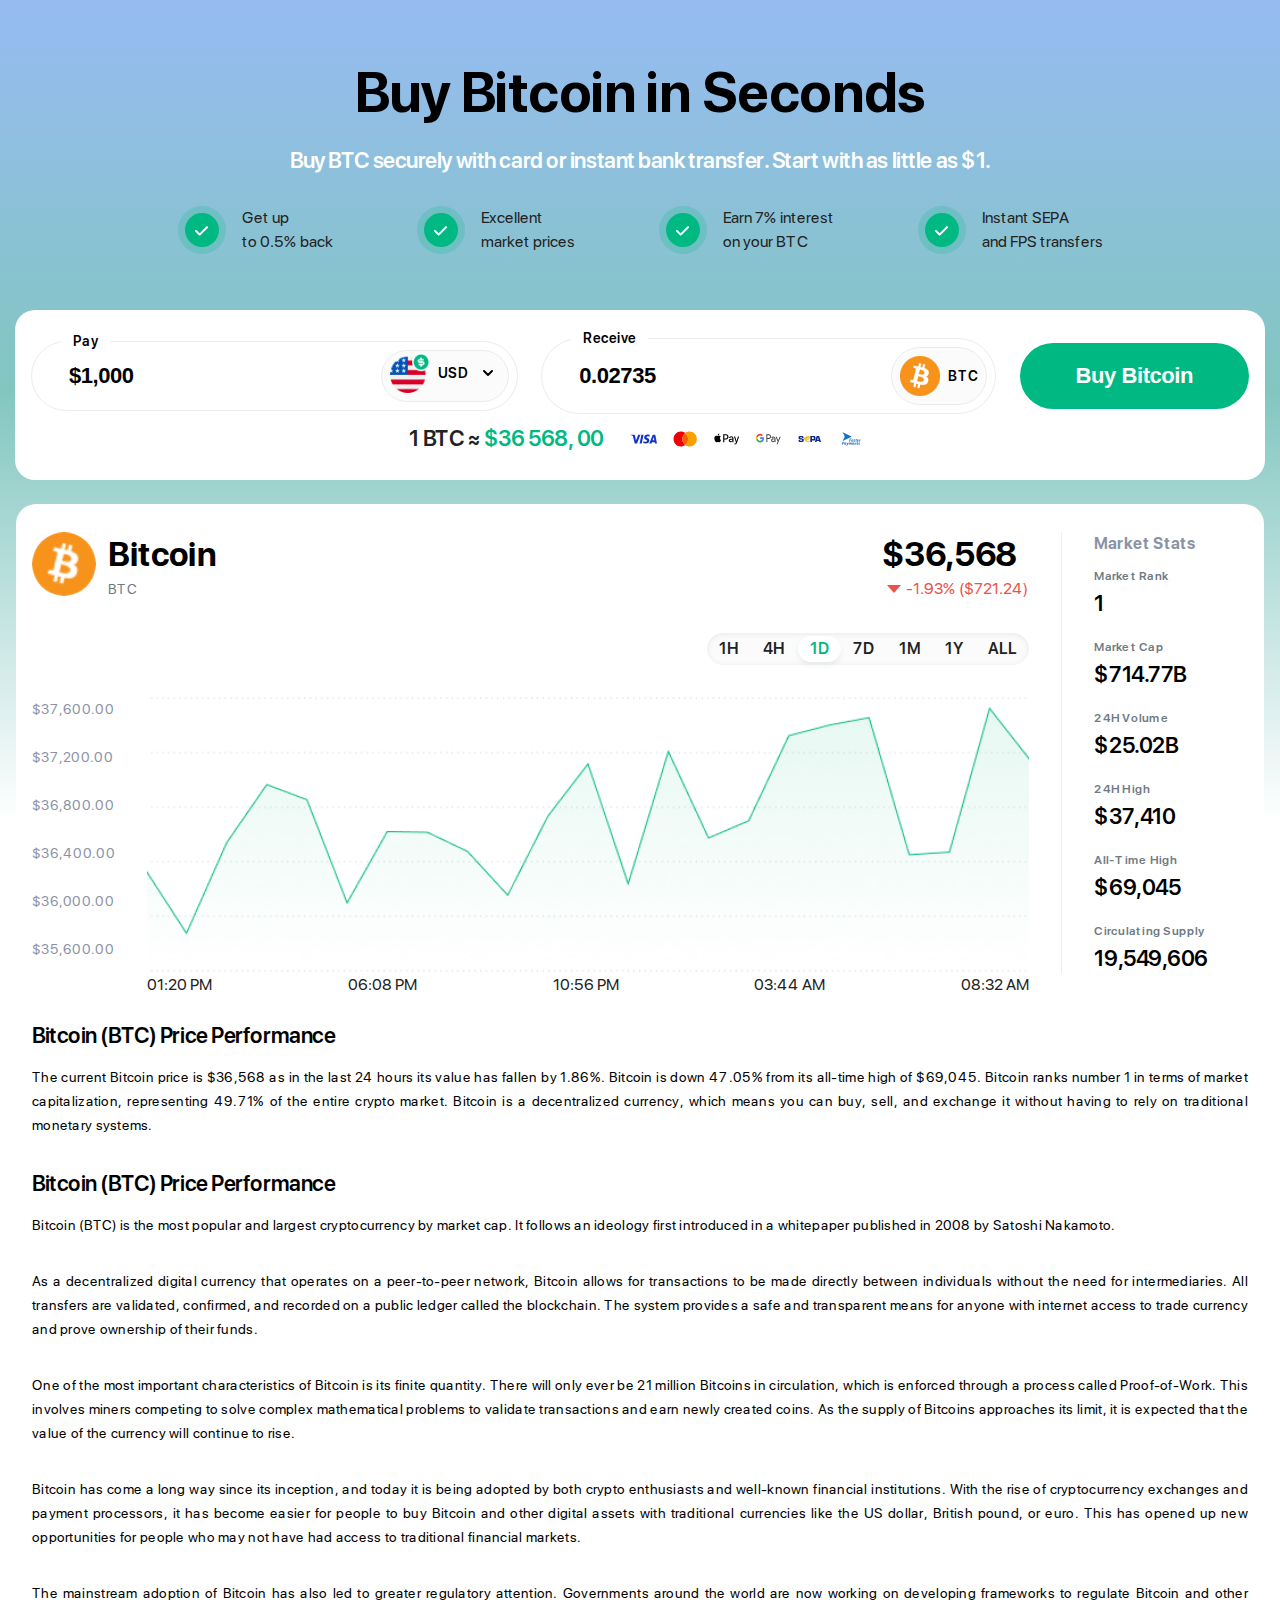
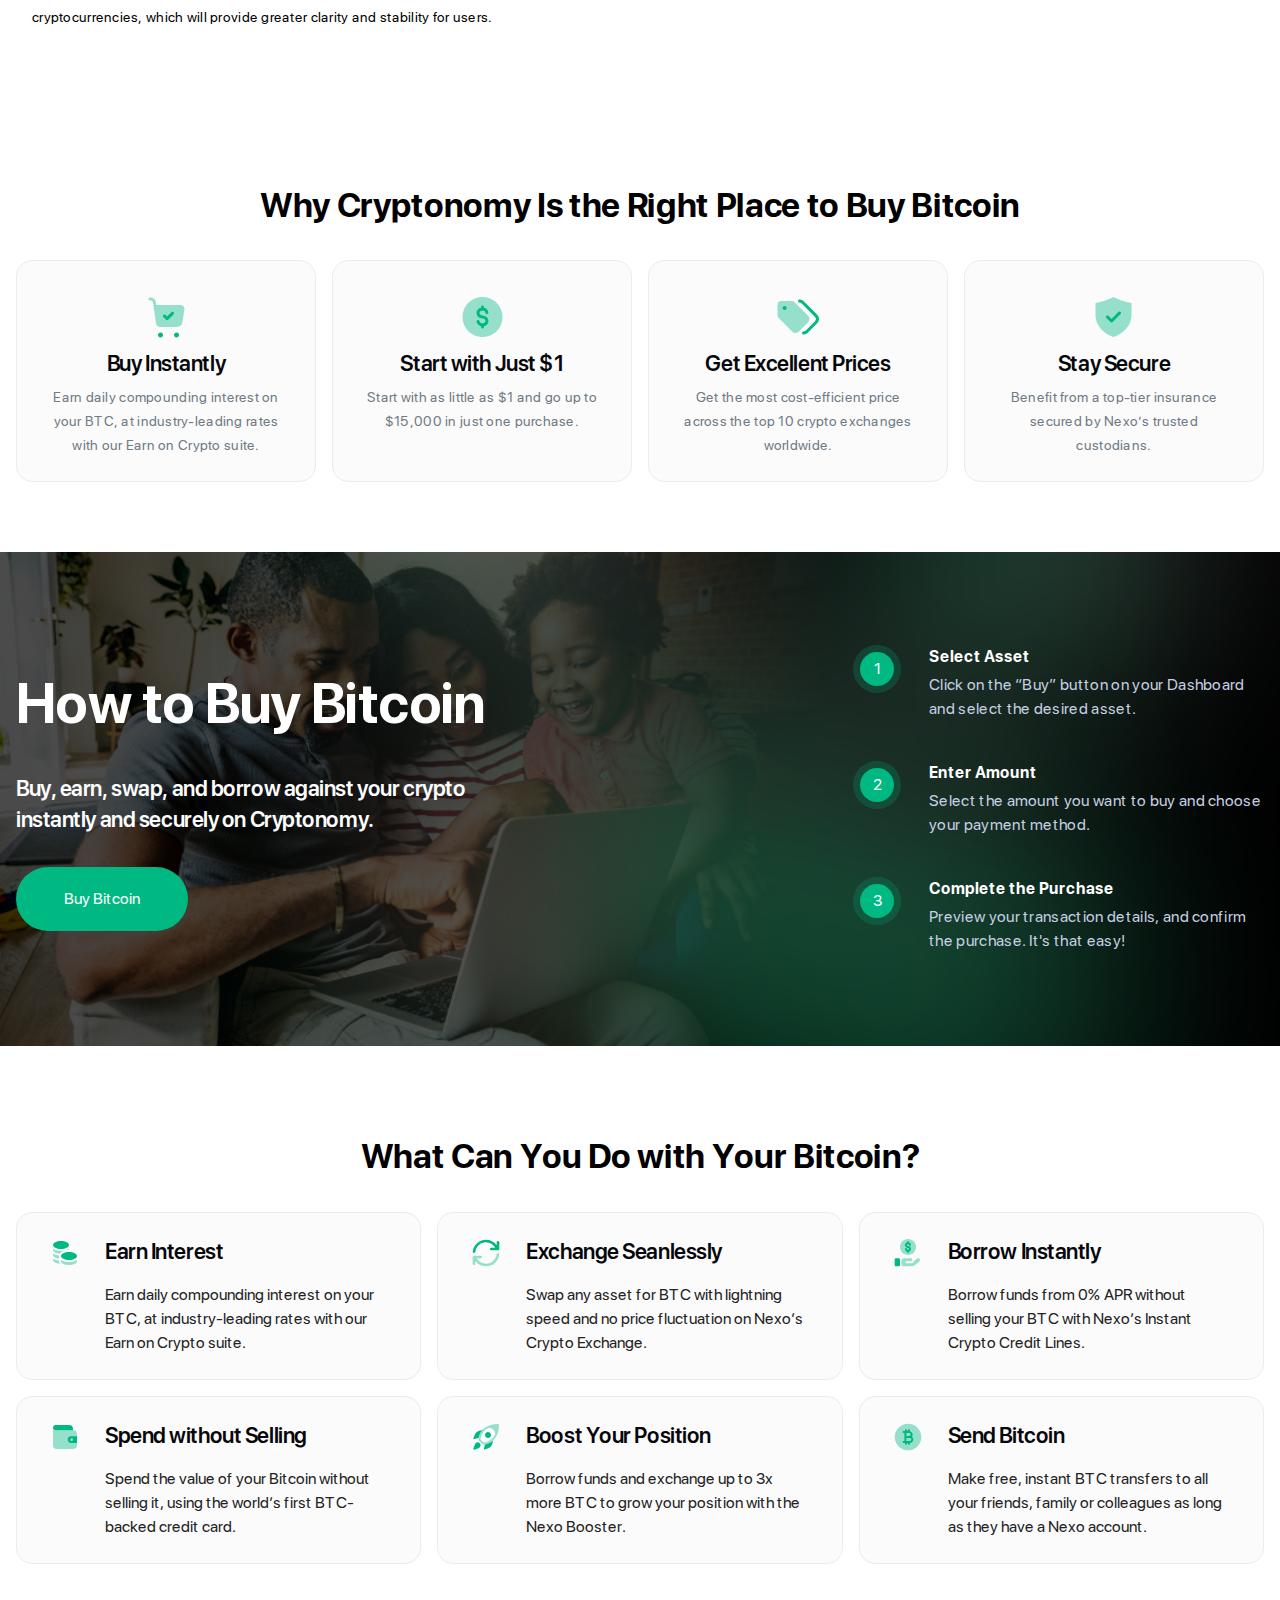
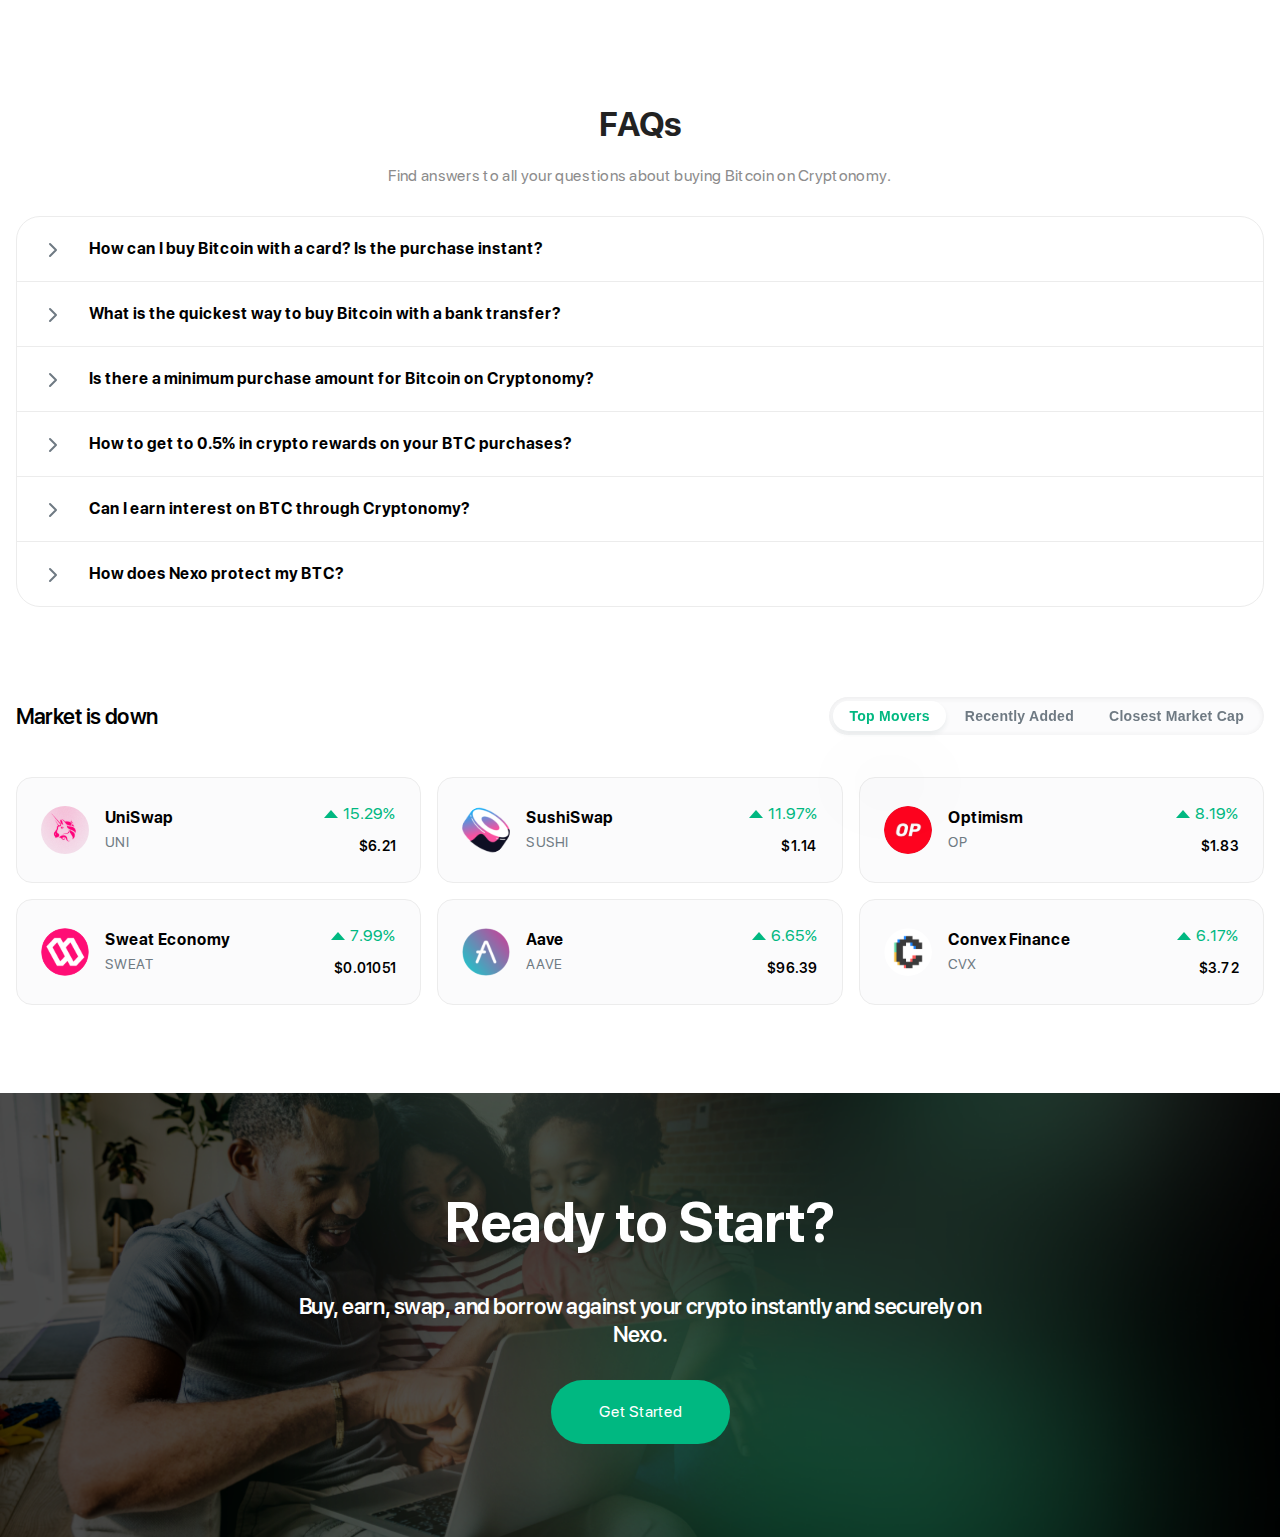
<file: coin.html>
<!DOCTYPE html>
<html lang="en">

<head>
	<meta charset="UTF-8">
	<meta name="viewport" content="width=device-width, initial-scale=1.0">
	<link rel="stylesheet" href="css/reset.css">
	<link rel="stylesheet" href="css/fonts.css">
	<link rel="stylesheet" href="css/coins.css">
	<title>Coin page</title>
</head>

<body>

	<main class="coin-main">
		<div class="coin-main__bg"></div>
		<div class="coin-main__top">
			<div class="container">
				<h1 class='coin-main__title'>Buy Bitcoin in Seconds</h1>
				<h4 class="coin-main__subtitle">Buy BTC securely with card or instant bank transfer. Start with as
					little as $1.</h4>
				<ul class="coin-main__top-list">
					<li class="coin-main__top-item">
						<div class='coin-main__top-item-img'>
							<img src="./images/coin-page/check.svg" alt="">
						</div>
						<span>
							Get up <br />
							to 0.5% back
						</span>
					</li>
					<li class="coin-main__top-item">
						<div class='coin-main__top-item-img'>
							<img src="./images/coin-page/check.svg" alt="">
						</div>
						<span>
							Excellent <br />
							market prices
						</span>
					</li>
					<li class="coin-main__top-item">
						<div class='coin-main__top-item-img'>
							<img src="./images/coin-page/check.svg" alt="">
						</div>
						<span>
							Earn 7% interest <br />
							on your BTC
						</span>
					</li>
					<li class="coin-main__top-item">
						<div class='coin-main__top-item-img'>
							<img src="./images/coin-page/check.svg" alt="">
						</div>
						<span>
							Instant SEPA<br />
							and FPS transfers
						</span>
					</li>
				</ul>
			</div>
		</div>
		<!--  -->
		<section class="coin-calculator">
			<div class="coin-calculator__wrapper">
				<div class="coin-calculator__left">
					<div class="coin-calculator__left-pay">
						<label for="coin-calculator-pay">Pay</label>
						<div class='coin-calculator__pay-block'>
							<input type="text" id='coin-calculator-pay' value='$1,000'>
							<div class="coin-calculator__pay-coin">
								<div class="coin-calculator__pay-image">
									<img src="./images/coin/coin-dollar.png" alt="">
								</div>
								<p class="coin-calculator__pay-coin-name"> USD</p>
								<svg xmlns="http://www.w3.org/2000/svg" width="24" height="24" viewBox="0 0 24 24"
									fill="none">
									<path d="M8 10L12 14L16 10" stroke="black" stroke-width="2" stroke-linecap="round"
										stroke-linejoin="round" />
								</svg>
							</div>
						</div>
					</div>
					<div class="coin-calculator__left-pay">
						<label for="coin-calculator-pay">Receive</label>
						<div class='coin-calculator__pay-block'>
							<input type="text" id='coin-calculator-pay' value='0.02735'>
							<div class="coin-calculator__pay-coin receive">
								<div class="coin-calculator__pay-image">
									<img src="./images/coin/btc.png" alt="">
								</div>
								<p class="coin-calculator__pay-coin-name">BTC</p>
							</div>
						</div>
					</div>
					<button class="coin-calculator__left-button">Buy Bitcoin</button>
				</div>
				<div class="coin-calculator__right">
					<div class="coin-calculator__right-cours">
						1 BTC ≈ <span>$36 568, 00</span>
					</div>
					<div class="coin-calculator__right-payment">
						<img src="./images/coin/payment.svg" alt="">
					</div>
				</div>
			</div>
		</section>
		<!--  -->
		<!--  -->
		<section class="coin-info">
			<div class="coin-info__wrapper">
				<div class="coin-info__top">
					<div class="coin-info__top-left coin-left">
						<div class="coin-left__top">
							<div class="coin-left__top-name">
								<div class="coin-left__top-icon">
									<img src="./images/coin/btc.png" alt="">
								</div>
								<div class="df-col">
									<h4>Bitcoin</h4>
									<h6>BTC</h6>
								</div>
							</div>
							<div class="coin-left__top-price down df-col">
								<h5>$36,568</h5>
								<div class="coin-left__top-price-down">
									<svg xmlns="http://www.w3.org/2000/svg" width="24" height="24" viewBox="0 0 24 24"
										fill="none">
										<path d="M5 8L12 16L19 8" fill="#EC524A" />
									</svg>
									<span>-1.93% ($721.24)</span>
								</div>
							</div>
						</div>
						<div class="coin-left__content">
							<div class="coin-left__content-top">

								<div class="box-item">
									<input class="c-radio-tag" id="chart-option-hour" type="radio" name="timeframe"
										value="hour">
									<label class="box-item__label" for="chart-option-hour">
										1H </label>
								</div>

								<div class="box-item">
									<input class="c-radio-tag" id="chart-option-four-hours" type="radio"
										name="timeframe" value="four-hours" checked>
									<label class="box-item__label" for="chart-option-four-hours">
										4H </label>
								</div>

								<div class="box-item">
									<input class="c-radio-tag" id="chart-option-day" type="radio" name="timeframe"
										value="day" checked>
									<label class="box-item__label" for="chart-option-day">
										1D </label>
								</div>

								<div class="box-item">
									<input class="c-radio-tag" id="chart-option-week" type="radio" name="timeframe"
										value="week">
									<label class="box-item__label" for="chart-option-week">
										7D </label>
								</div>

								<div class="box-item">
									<input class="c-radio-tag" id="chart-option-month" type="radio" name="timeframe"
										value="month">
									<label class="box-item__label" for="chart-option-month">
										1M </label>
								</div>

								<div class="box-item">
									<input class="c-radio-tag" id="chart-option-year" type="radio" name="timeframe"
										value="year">
									<label class="box-item__label" for="chart-option-year">
										1Y </label>
								</div>

								<div class="box-item">
									<input class="c-radio-tag" id="chart-option-all" type="radio" name="timeframe"
										value="all">
									<label class="box-item__label" for="chart-option-all">
										ALL </label>

								</div>
							</div>
							<div class="coin-left__content-center">
								<ul class="coin-left__content-left">
									<li>$37,600.00</li>
									<li>$37,200.00</li>
									<li>$36,800.00</li>
									<li>$36,400.00</li>
									<li>$36,000.00</li>
									<li>$35,600.00</li>
								</ul>
								<div class="coin-left__content-right">
									<div class="coin-left__content-right-top">
										<img src="./images/coin/coin-graf.png" alt="">
									</div>
									<ul class="coin-left__content-right-bottom">
										<li>01:20 PM</li>
										<li>06:08 PM</li>
										<li>10:56 PM</li>
										<li>03:44 AM</li>
										<li>08:32 AM</li>
									</ul>
								</div>
							</div>
						</div>
					</div>
					<div class="coin-info__top-right box">
						<h6 class='box-name'>Market Stats</h6>
						<ul class="box-list">
							<li class='box-item'>
								<p class="box-item__name">Market Rank</p>
								<p class="box-item__price">1</p>
							</li>
							<li class='box-item'>
								<p class="box-item__name">Market Cap</p>
								<p class="box-item__price">$714.77B</p>
							</li>
							<li class='box-item'>
								<p class="box-item__name">24H Volume</p>
								<p class="box-item__price">$25.02B</p>
							</li>
							<li class='box-item'>
								<p class="box-item__name">24H High</p>
								<p class="box-item__price">$37,410</p>
							</li>
							<li class='box-item'>
								<p class="box-item__name">All-Time High</p>
								<p class="box-item__price">$69,045</p>
							</li>
							<li class='box-item'>
								<p class="box-item__name">Circulating Supply</p>
								<p class="box-item__price">19,549,606</p>
							</li>
						</ul>
					</div>
				</div>
				<div class="coin-info__content">
					<h6>Bitcoin (BTC) Price Performance</h6>
					<p>The current Bitcoin price is $36,568 as in the last 24 hours its value has fallen by 1.86%.
						Bitcoin
						is down 47.05% from its all-time high of $69,045. Bitcoin ranks number 1 in terms of market
						capitalization, representing 49.71% of the entire crypto market. Bitcoin is a decentralized
						currency, which means you can buy, sell, and exchange it without having to rely on traditional
						monetary systems.</p>
					<h6>Bitcoin (BTC) Price Performance</h6>
					<p>Bitcoin (BTC) is the most popular and largest cryptocurrency by market cap. It follows an
						ideology
						first introduced in a whitepaper published in 2008 by Satoshi Nakamoto.</p>
					<p>As a decentralized digital currency that operates on a peer-to-peer network, Bitcoin allows for
						transactions to be made directly between individuals without the need for intermediaries. All
						transfers are validated, confirmed, and recorded on a public ledger called the blockchain. The
						system provides a safe and transparent means for anyone with internet access to trade currency
						and
						prove ownership of their funds.</p>
					<p>One of the most important characteristics of Bitcoin is its finite quantity. There will only ever
						be
						21 million Bitcoins in circulation, which is enforced through a process called Proof-of-Work.
						This
						involves miners competing to solve complex mathematical problems to validate transactions and
						earn
						newly created coins. As the supply of Bitcoins approaches its limit, it is expected that the
						value
						of the currency will continue to rise.</p>
					<p>Bitcoin has come a long way since its inception, and today it is being adopted by both crypto
						enthusiasts and well-known financial institutions. With the rise of cryptocurrency exchanges and
						payment processors, it has become easier for people to buy Bitcoin and other digital assets with
						traditional currencies like the US dollar, British pound, or euro. This has opened up new
						opportunities for people who may not have had access to traditional financial markets.</p>
					<p>The mainstream adoption of Bitcoin has also led to greater regulatory attention. Governments
						around
						the world are now working on developing frameworks to regulate Bitcoin and other
						cryptocurrencies,
						which will provide greater clarity and stability for users.</p>
				</div>
			</div>
		</section>
		<!--  -->
		<!-- why -->
		<section class="coin-why">
			<div class="container">
				<h2 class="coin-why__title">Why Cryptonomy Is the Right Place to Buy Bitcoin</h2>
				<div class="coin-why__box">
					<div class="coin-why__box-item">
						<div class="df-col">
							<div class="coin-why__box-img">
								<img src="./images/coin/why/1.svg" alt="">
							</div>
							<h6>Buy Instantly</h6>
						</div>
						<p class="coin-why__box-text">Earn daily compounding interest on your BTC, at industry-leading
							rates with our Earn on Crypto suite.</p>
					</div>
					<div class="coin-why__box-item">
						<div class="df-col">
							<div class="coin-why__box-img">
								<img src="./images/coin/why/2.svg" alt="">
							</div>
							<h6>Start with Just $1</h6>
						</div>
						<p class="coin-why__box-text">Start with as little as $1 and go up to $15,000 in just one
							purchase.</p>
					</div>
					<div class="coin-why__box-item">
						<div class="df-col">
							<div class="coin-why__box-img">
								<img src="./images/coin/why/3.svg" alt="">
							</div>
							<h6>Get Excellent Prices</h6>
						</div>
						<p class="coin-why__box-text">Get the most cost-efficient price across the top 10 crypto
							exchanges worldwide.</p>
					</div>
					<div class="coin-why__box-item">
						<div class="df-col">
							<div class="coin-why__box-img">
								<img src="./images/coin/why/4.svg" alt="">
							</div>
							<h6>Stay Secure</h6>
						</div>
						<p class="coin-why__box-text">Benefit from a top-tier insurance secured by Nexo’s trusted
							custodians.</p>
					</div>
				</div>
			</div>
		</section>
		<!-- end why -->
		<!-- banner -->
		<section class="coin-banner">
			<img class='coin-banner__bg-one' src="./images/banner-one.png" alt="">
			<img src="./images/decor.png" class="coin-banner__bg">
			<div class="container">
				<div class="coin-banner__content">
					<div class="coin-banner__content-left">
						<h2 class="coin-banner__content-title">How to Buy Bitcoin</h2>
						<p class="coin-banner__content-text">Buy, earn, swap, and borrow against your crypto instantly
							and securely on Cryptonomy.</p>
						<a href="#" class="coin-banner__content-link">Buy Bitcoin</a>
					</div>
					<ul class="coin-banner__content-right">
						<li class='coin-banner__content-right-item'>
							<div class="coin-banner__content-right-icon">
								<img src="./images/check-number.svg" alt="">
								<p>1</p>
							</div>
							<div class="df-col">
								<h6>Select Asset</h6>
								<p>Click on the “Buy” button on your Dashboard and select the desired asset.</p>
							</div>
						</li>
						<li class='coin-banner__content-right-item'>
							<div class="coin-banner__content-right-icon">
								<img src="./images/check-number.svg" alt="">
								<p>2</p>
							</div>
							<div class="df-col">
								<h6>Enter Amount</h6>
								<p>Select the amount you want to buy and choose your payment method. </p>
							</div>
						</li>
						<li class='coin-banner__content-right-item'>
							<div class="coin-banner__content-right-icon">
								<img src="./images/check-number.svg" alt="">
								<p>3</p>
							</div>
							<div class="df-col">
								<h6>Complete the Purchase</h6>
								<p>Preview your transaction details, and confirm the purchase. It's that easy!</p>
							</div>
						</li>
					</ul>
				</div>
			</div>
		</section>
		<!-- end banner -->
		<!-- coin what -->
		<section class="coin-what">
			<div class="container">
				<h2 class="coin-what__title">What Can You Do with Your Bitcoin?</h2>
				<div class="coin-what__inner">
					<!-- box-item -->
					<div class="coin-what__box">
						<div class="coin-what__box-img">
							<img src="./images/coin/what/1.svg" alt="">
						</div>
						<div class="coin-what__box-content">
							<h6>Earn Interest</h6>
							<p>Earn daily compounding interest on your BTC, at industry-leading rates with our Earn on
								Crypto suite.</p>
						</div>
					</div>
					<!-- end box-item -->
					<!-- box-item -->
					<div class="coin-what__box">
						<div class="coin-what__box-img">
							<img src="./images/coin/what/2.svg" alt="">
						</div>
						<div class="coin-what__box-content">
							<h6>Exchange Seanlessly</h6>
							<p>Swap any asset for BTC with lightning speed and no price fluctuation on Nexo’s Crypto
								Exchange.</p>
						</div>
					</div>
					<!-- end box-item -->
					<!-- box-item -->
					<div class="coin-what__box">
						<div class="coin-what__box-img">
							<img src="./images/coin/what/3.svg" alt="">
						</div>
						<div class="coin-what__box-content">
							<h6>Borrow Instantly</h6>
							<p>Borrow funds from 0% APR without selling your BTC with Nexo’s Instant Crypto Credit
								Lines.</p>
						</div>
					</div>
					<!-- end box-item -->
					<!-- box-item -->
					<div class="coin-what__box">
						<div class="coin-what__box-img">
							<img src="./images/coin/what/4.svg" alt="">
						</div>
						<div class="coin-what__box-content">
							<h6>Spend without Selling</h6>
							<p>Spend the value of your Bitcoin without selling it, using the world’s first BTC-backed
								credit card.</p>
						</div>
					</div>
					<!-- end box-item -->
					<!-- box-item -->
					<div class="coin-what__box">
						<div class="coin-what__box-img">
							<img src="./images/coin/what/5.svg" alt="">
						</div>
						<div class="coin-what__box-content">
							<h6>Boost Your Position</h6>
							<p>Borrow funds and exchange up to 3x more BTC to grow your position with the Nexo Booster.
							</p>
						</div>
					</div>
					<!-- end box-item -->
					<!-- box-item -->
					<div class="coin-what__box">
						<div class="coin-what__box-img">
							<img src="./images/coin/what/6.svg" alt="">
						</div>
						<div class="coin-what__box-content">
							<h6>Send Bitcoin</h6>
							<p>Make free, instant BTC transfers to all your friends, family or colleagues as long as
								they have a Nexo account.</p>
						</div>
					</div>
					<!-- end box-item -->
				</div>
			</div>
		</section>
		<!-- end coin what -->
		<!-- faq -->
		<section class="coin-faq">
			<div class="container">
				<h2 class="coin-faq__title">FAQs</h2>
				<h6 class="coin-faq__subtitle">Find answers to all your questions about buying Bitcoin on Cryptonomy.
				</h6>
				<ul class="coin-faq__box">
					<li class="coin-faq__box-item">
						<div class="coin-faq__box-ask">
							<div class='coin-faq__box-img'>
								<img src="./images/faq.svg" alt="">
							</div>
							<h6>How can I buy Bitcoin with a card? Is the purchase instant?</h6>
						</div>
						<p class='coin-faq__box-body'>
							Yes, to both questions. On Nexo, all purchases with debit and credit cards are instant,
							meaning that your newly acquired funds will appear in your Nexo account immediately after
							you complete the process.
							Yes, to both questions. On Nexo, all purchases with debit and credit cards are instant,
							meaning that your newly acquired funds will appear in your Nexo account immediately after
							you complete the process.
							Yes, to both questions. On Nexo, all purchases with debit and credit cards are instant,
							meaning that your newly acquired funds will appear in your Nexo account immediately after
							you complete the process.
						</p>
					</li>
					<li class="coin-faq__box-item">
						<div class="coin-faq__box-ask">
							<div class='coin-faq__box-img'>
								<img src="./images/faq.svg" alt="">
							</div>
							<h6>What is the quickest way to buy Bitcoin with a bank transfer?</h6>
						</div>
						<p class='coin-faq__box-body'>
							Yes, to both questions. On Nexo, all purchases with debit and credit cards are instant,
							meaning that your newly acquired funds will appear in your Nexo account immediately after
							you complete the process.
						</p>
					</li>
					<li class="coin-faq__box-item">
						<div class="coin-faq__box-ask">
							<div class='coin-faq__box-img'>
								<img src="./images/faq.svg" alt="">
							</div>
							<h6>Is there a minimum purchase amount for Bitcoin on Cryptonomy?</h6>
						</div>
						<p class='coin-faq__box-body'>
							Yes, to both questions. On Nexo, all purchases with debit and credit cards are instant,
							meaning that your newly acquired funds will appear in your Nexo account immediately after
							you complete the process.
						</p>
					</li>
					<li class="coin-faq__box-item">
						<div class="coin-faq__box-ask">
							<div class='coin-faq__box-img'>
								<img src="./images/faq.svg" alt="">
							</div>
							<h6>How to get to 0.5% in crypto rewards on your BTC purchases?</h6>
						</div>
						<p class='coin-faq__box-body'>
							Yes, to both questions. On Nexo, all purchases with debit and credit cards are instant,
							meaning that your newly acquired funds will appear in your Nexo account immediately after
							you complete the process.
						</p>
					</li>
					<li class="coin-faq__box-item">
						<div class="coin-faq__box-ask">
							<div class='coin-faq__box-img'>
								<img src="./images/faq.svg" alt="">
							</div>
							<h6>Can I earn interest on BTC through Cryptonomy?</h6>
						</div>
						<p class='coin-faq__box-body'>
							Yes, to both questions. On Nexo, all purchases with debit and credit cards are instant,
							meaning that your newly acquired funds will appear in your Nexo account immediately after
							you complete the process.
						</p>
					</li>
					<li class="coin-faq__box-item">
						<div class="coin-faq__box-ask">
							<div class='coin-faq__box-img'>
								<img src="./images/faq.svg" alt="">
							</div>
							<h6>How does Nexo protect my BTC?</h6>
						</div>
						<p class='coin-faq__box-body'>
							Yes, to both questions. On Nexo, all purchases with debit and credit cards are instant,
							meaning that your newly acquired funds will appear in your Nexo account immediately after
							you complete the process.
						</p>
					</li>
				</ul>
			</div>
		</section>
		<!-- end faq -->
		<!-- Browse Other Assets -->
		<div class="coin-assets">
			<div class="container">
				<div class="coin-assets__top">
					<p class='coin-assets__top-text'>Market is down</p>
					<div class="box-right">
						<button class='active' id='button_top_movers_coin'>Top Movers</button>
						<button id='button_top_recently_coin'>Recently Added</button>
						<button id='button_top_market_coin'>Closest Market Cap</button>
						<span class='' id='button_top_span_coin'></span>
					</div>
				</div>
				<!-- one tab -->
				<div class="coins-assets__tab-content d-block" id='tab_content_movers_coin'>
					<ul class="coins-assets__tab-list">
						<!-- one -->
						<li class="coins-assets__tab-item">
							<div class='box-name'>
								<div class="box-name__image">
									<img src="./images/coin/other/1.svg" alt="">
								</div>
								<div class="df-col">
									<h6>UniSwap</h6>
									<p>UNI</p>
								</div>
							</div>
							<div class="box-info up">
								<div class="box-info__top up">
									<svg xmlns="http://www.w3.org/2000/svg" width="24" height="24" viewBox="0 0 24 24"
										fill="none">
										<path d="M19 16L12 8L5 16" fill="#00B881" />
									</svg>
									<span>15.29%</span>
								</div>
								<div class="box-info__top down">
									<svg xmlns="http://www.w3.org/2000/svg" width="24" height="24" viewBox="0 0 24 24"
										fill="none">
										<path d="M5 8L12 16L19 8" fill="#EC524A" />
									</svg>
									<span>15.29%</span>
								</div>
								<div class="box-info__price">$6.21</div>
							</div>
						</li>
						<!-- end one -->
						<!-- two -->
						<li class="coins-assets__tab-item">
							<div class='box-name'>
								<div class="box-name__image">
									<img src="./images/coin/other/2.svg" alt="">
								</div>
								<div class="df-col">
									<h6>SushiSwap</h6>
									<p>SUSHI</p>
								</div>
							</div>
							<div class="box-info up">
								<div class="box-info__top up">
									<svg xmlns="http://www.w3.org/2000/svg" width="24" height="24" viewBox="0 0 24 24"
										fill="none">
										<path d="M19 16L12 8L5 16" fill="#00B881" />
									</svg>
									<span>11.97%</span>
								</div>
								<div class="box-info__top down">
									<svg xmlns="http://www.w3.org/2000/svg" width="24" height="24" viewBox="0 0 24 24"
										fill="none">
										<path d="M5 8L12 16L19 8" fill="#EC524A" />
									</svg>
									<span>15.29%</span>
								</div>
								<div class="box-info__price">$1.14</div>
							</div>
						</li>
						<!-- end two -->
						<!-- three -->
						<li class="coins-assets__tab-item">
							<div class='box-name'>
								<div class="box-name__image">
									<img src="./images/coin/other/3.svg" alt="">
								</div>
								<div class="df-col">
									<h6>Optimism</h6>
									<p>OP</p>
								</div>
							</div>
							<div class="box-info up">
								<div class="box-info__top up">
									<svg xmlns="http://www.w3.org/2000/svg" width="24" height="24" viewBox="0 0 24 24"
										fill="none">
										<path d="M19 16L12 8L5 16" fill="#00B881" />
									</svg>
									<span>8.19%</span>
								</div>
								<div class="box-info__top down">
									<svg xmlns="http://www.w3.org/2000/svg" width="24" height="24" viewBox="0 0 24 24"
										fill="none">
										<path d="M5 8L12 16L19 8" fill="#EC524A" />
									</svg>
									<span>15.29%</span>
								</div>
								<div class="box-info__price">$1.83</div>
							</div>
						</li>
						<!-- end three -->
						<!-- four -->
						<li class="coins-assets__tab-item">
							<div class='box-name'>
								<div class="box-name__image">
									<img src="./images/coin/other/4.svg" alt="">
								</div>
								<div class="df-col">
									<h6>Sweat Economy</h6>
									<p>SWEAT</p>
								</div>
							</div>
							<div class="box-info up">
								<div class="box-info__top up">
									<svg xmlns="http://www.w3.org/2000/svg" width="24" height="24" viewBox="0 0 24 24"
										fill="none">
										<path d="M19 16L12 8L5 16" fill="#00B881" />
									</svg>
									<span>7.99%</span>
								</div>
								<div class="box-info__top down">
									<svg xmlns="http://www.w3.org/2000/svg" width="24" height="24" viewBox="0 0 24 24"
										fill="none">
										<path d="M5 8L12 16L19 8" fill="#EC524A" />
									</svg>
									<span>15.29%</span>
								</div>
								<div class="box-info__price">$0.01051</div>
							</div>
						</li>
						<!-- end four -->
						<!-- five -->
						<li class="coins-assets__tab-item">
							<div class='box-name'>
								<div class="box-name__image">
									<img src="./images/coin/other/5.svg" alt="">
								</div>
								<div class="df-col">
									<h6>Aave</h6>
									<p>AAVE</p>
								</div>
							</div>
							<div class="box-info up">
								<div class="box-info__top up">
									<svg xmlns="http://www.w3.org/2000/svg" width="24" height="24" viewBox="0 0 24 24"
										fill="none">
										<path d="M19 16L12 8L5 16" fill="#00B881" />
									</svg>
									<span>6.65%</span>
								</div>
								<div class="box-info__top down">
									<svg xmlns="http://www.w3.org/2000/svg" width="24" height="24" viewBox="0 0 24 24"
										fill="none">
										<path d="M5 8L12 16L19 8" fill="#EC524A" />
									</svg>
									<span>15.29%</span>
								</div>
								<div class="box-info__price">$96.39</div>
							</div>
						</li>
						<!-- end five -->
						<!-- six -->
						<li class="coins-assets__tab-item">
							<div class='box-name'>
								<div class="box-name__image">
									<img src="./images/coin/other/6.svg" alt="">
								</div>
								<div class="df-col">
									<h6>Convex Finance</h6>
									<p>CVX</p>
								</div>
							</div>
							<div class="box-info up">
								<div class="box-info__top up">
									<svg xmlns="http://www.w3.org/2000/svg" width="24" height="24" viewBox="0 0 24 24"
										fill="none">
										<path d="M19 16L12 8L5 16" fill="#00B881" />
									</svg>
									<span>6.17%</span>
								</div>
								<div class="box-info__top down">
									<svg xmlns="http://www.w3.org/2000/svg" width="24" height="24" viewBox="0 0 24 24"
										fill="none">
										<path d="M5 8L12 16L19 8" fill="#EC524A" />
									</svg>
									<span>15.29%</span>
								</div>
								<div class="box-info__price">$3.72</div>
							</div>
						</li>
						<!-- end six -->
					</ul>
				</div>
				<!-- end one tab -->
				<!-- two tab -->
				<div class="coins-assets__tab-content " id='tab_content_recently_coin'>
					<ul class="coins-assets__tab-list">

						<!-- three -->
						<li class="coins-assets__tab-item">
							<div class='box-name'>
								<div class="box-name__image">
									<img src="./images/coin/other/3.svg" alt="">
								</div>
								<div class="df-col">
									<h6>Optimism</h6>
									<p>OP</p>
								</div>
							</div>
							<div class="box-info up">
								<div class="box-info__top up">
									<svg xmlns="http://www.w3.org/2000/svg" width="24" height="24" viewBox="0 0 24 24"
										fill="none">
										<path d="M19 16L12 8L5 16" fill="#00B881" />
									</svg>
									<span>8.19%</span>
								</div>
								<div class="box-info__top down">
									<svg xmlns="http://www.w3.org/2000/svg" width="24" height="24" viewBox="0 0 24 24"
										fill="none">
										<path d="M5 8L12 16L19 8" fill="#EC524A" />
									</svg>
									<span>15.29%</span>
								</div>
								<div class="box-info__price">$1.83</div>
							</div>
						</li>
						<!-- end three -->
						<!-- four -->
						<li class="coins-assets__tab-item">
							<div class='box-name'>
								<div class="box-name__image">
									<img src="./images/coin/other/4.svg" alt="">
								</div>
								<div class="df-col">
									<h6>Sweat Economy</h6>
									<p>SWEAT</p>
								</div>
							</div>
							<div class="box-info up">
								<div class="box-info__top up">
									<svg xmlns="http://www.w3.org/2000/svg" width="24" height="24" viewBox="0 0 24 24"
										fill="none">
										<path d="M19 16L12 8L5 16" fill="#00B881" />
									</svg>
									<span>7.99%</span>
								</div>
								<div class="box-info__top down">
									<svg xmlns="http://www.w3.org/2000/svg" width="24" height="24" viewBox="0 0 24 24"
										fill="none">
										<path d="M5 8L12 16L19 8" fill="#EC524A" />
									</svg>
									<span>15.29%</span>
								</div>
								<div class="box-info__price">$0.01051</div>
							</div>
						</li>
						<!-- end four -->
						<!-- one -->
						<li class="coins-assets__tab-item">
							<div class='box-name'>
								<div class="box-name__image">
									<img src="./images/coin/other/1.svg" alt="">
								</div>
								<div class="df-col">
									<h6>UniSwap</h6>
									<p>UNI</p>
								</div>
							</div>
							<div class="box-info up">
								<div class="box-info__top up">
									<svg xmlns="http://www.w3.org/2000/svg" width="24" height="24" viewBox="0 0 24 24"
										fill="none">
										<path d="M19 16L12 8L5 16" fill="#00B881" />
									</svg>
									<span>15.29%</span>
								</div>
								<div class="box-info__top down">
									<svg xmlns="http://www.w3.org/2000/svg" width="24" height="24" viewBox="0 0 24 24"
										fill="none">
										<path d="M5 8L12 16L19 8" fill="#EC524A" />
									</svg>
									<span>15.29%</span>
								</div>
								<div class="box-info__price">$6.21</div>
							</div>
						</li>
						<!-- end one -->
						<!-- two -->
						<li class="coins-assets__tab-item">
							<div class='box-name'>
								<div class="box-name__image">
									<img src="./images/coin/other/2.svg" alt="">
								</div>
								<div class="df-col">
									<h6>SushiSwap</h6>
									<p>SUSHI</p>
								</div>
							</div>
							<div class="box-info up">
								<div class="box-info__top up">
									<svg xmlns="http://www.w3.org/2000/svg" width="24" height="24" viewBox="0 0 24 24"
										fill="none">
										<path d="M19 16L12 8L5 16" fill="#00B881" />
									</svg>
									<span>11.97%</span>
								</div>
								<div class="box-info__top down">
									<svg xmlns="http://www.w3.org/2000/svg" width="24" height="24" viewBox="0 0 24 24"
										fill="none">
										<path d="M5 8L12 16L19 8" fill="#EC524A" />
									</svg>
									<span>15.29%</span>
								</div>
								<div class="box-info__price">$1.14</div>
							</div>
						</li>
						<!-- end two -->
					</ul>
				</div>
				<!-- end two tab -->
				<!-- tree tab -->
				<div class="coins-assets__tab-content" id='tab_content_market_coin'>
					<ul class="coins-assets__tab-list">
						<!-- four -->
						<li class="coins-assets__tab-item">
							<div class='box-name'>
								<div class="box-name__image">
									<img src="./images/coin/other/4.svg" alt="">
								</div>
								<div class="df-col">
									<h6>Sweat Economy</h6>
									<p>SWEAT</p>
								</div>
							</div>
							<div class="box-info up">
								<div class="box-info__top up">
									<svg xmlns="http://www.w3.org/2000/svg" width="24" height="24" viewBox="0 0 24 24"
										fill="none">
										<path d="M19 16L12 8L5 16" fill="#00B881" />
									</svg>
									<span>7.99%</span>
								</div>
								<div class="box-info__top down">
									<svg xmlns="http://www.w3.org/2000/svg" width="24" height="24" viewBox="0 0 24 24"
										fill="none">
										<path d="M5 8L12 16L19 8" fill="#EC524A" />
									</svg>
									<span>15.29%</span>
								</div>
								<div class="box-info__price">$0.01051</div>
							</div>
						</li>
						<!-- end four -->
						<!-- five -->
						<li class="coins-assets__tab-item">
							<div class='box-name'>
								<div class="box-name__image">
									<img src="./images/coin/other/5.svg" alt="">
								</div>
								<div class="df-col">
									<h6>Aave</h6>
									<p>AAVE</p>
								</div>
							</div>
							<div class="box-info up">
								<div class="box-info__top up">
									<svg xmlns="http://www.w3.org/2000/svg" width="24" height="24" viewBox="0 0 24 24"
										fill="none">
										<path d="M19 16L12 8L5 16" fill="#00B881" />
									</svg>
									<span>6.65%</span>
								</div>
								<div class="box-info__top down">
									<svg xmlns="http://www.w3.org/2000/svg" width="24" height="24" viewBox="0 0 24 24"
										fill="none">
										<path d="M5 8L12 16L19 8" fill="#EC524A" />
									</svg>
									<span>15.29%</span>
								</div>
								<div class="box-info__price">$96.39</div>
							</div>
						</li>
						<!-- end five -->
						<!-- one -->
						<li class="coins-assets__tab-item">
							<div class='box-name'>
								<div class="box-name__image">
									<img src="./images/coin/other/1.svg" alt="">
								</div>
								<div class="df-col">
									<h6>UniSwap</h6>
									<p>UNI</p>
								</div>
							</div>
							<div class="box-info up">
								<div class="box-info__top up">
									<svg xmlns="http://www.w3.org/2000/svg" width="24" height="24" viewBox="0 0 24 24"
										fill="none">
										<path d="M19 16L12 8L5 16" fill="#00B881" />
									</svg>
									<span>15.29%</span>
								</div>
								<div class="box-info__top down">
									<svg xmlns="http://www.w3.org/2000/svg" width="24" height="24" viewBox="0 0 24 24"
										fill="none">
										<path d="M5 8L12 16L19 8" fill="#EC524A" />
									</svg>
									<span>15.29%</span>
								</div>
								<div class="box-info__price">$6.21</div>
							</div>
						</li>
						<!-- end one -->
						<!-- two -->
						<li class="coins-assets__tab-item">
							<div class='box-name'>
								<div class="box-name__image">
									<img src="./images/coin/other/2.svg" alt="">
								</div>
								<div class="df-col">
									<h6>SushiSwap</h6>
									<p>SUSHI</p>
								</div>
							</div>
							<div class="box-info up">
								<div class="box-info__top up">
									<svg xmlns="http://www.w3.org/2000/svg" width="24" height="24" viewBox="0 0 24 24"
										fill="none">
										<path d="M19 16L12 8L5 16" fill="#00B881" />
									</svg>
									<span>11.97%</span>
								</div>
								<div class="box-info__top down">
									<svg xmlns="http://www.w3.org/2000/svg" width="24" height="24" viewBox="0 0 24 24"
										fill="none">
										<path d="M5 8L12 16L19 8" fill="#EC524A" />
									</svg>
									<span>15.29%</span>
								</div>
								<div class="box-info__price">$1.14</div>
							</div>
						</li>
						<!-- end two -->
						<!-- three -->
						<li class="coins-assets__tab-item">
							<div class='box-name'>
								<div class="box-name__image">
									<img src="./images/coin/other/3.svg" alt="">
								</div>
								<div class="df-col">
									<h6>Optimism</h6>
									<p>OP</p>
								</div>
							</div>
							<div class="box-info up">
								<div class="box-info__top up">
									<svg xmlns="http://www.w3.org/2000/svg" width="24" height="24" viewBox="0 0 24 24"
										fill="none">
										<path d="M19 16L12 8L5 16" fill="#00B881" />
									</svg>
									<span>8.19%</span>
								</div>
								<div class="box-info__top down">
									<svg xmlns="http://www.w3.org/2000/svg" width="24" height="24" viewBox="0 0 24 24"
										fill="none">
										<path d="M5 8L12 16L19 8" fill="#EC524A" />
									</svg>
									<span>15.29%</span>
								</div>
								<div class="box-info__price">$1.83</div>
							</div>
						</li>
						<!-- end three -->

					</ul>
				</div>
				<!-- end three tab -->
			</div>
		</div>
		<!-- end Browse Other Assets -->
		<section class='coin-ready__banner'>
			<img class='coin-ready__banner-one' src="./images/banner-one.png" alt="">
			<img src="./images/decor.png" class="coin-ready__banner-bg">
			<div class="container">
				<div class="coin-ready__banner-content">
					<h2 class="coin-ready__banner-content-title">Ready to Start?</h2>
					<p class="coin-ready__banner-content-text">Buy, earn, swap, and borrow against your crypto instantly
						and
						securely on Nexo.</p>
					<a href="#" class="coin-ready__banner-content-link">Get Started</a>
				</div>
			</div>
		</section>
	</main>
	<script src="./js/coin-page.js"></script>
</body>

</html>
</file>
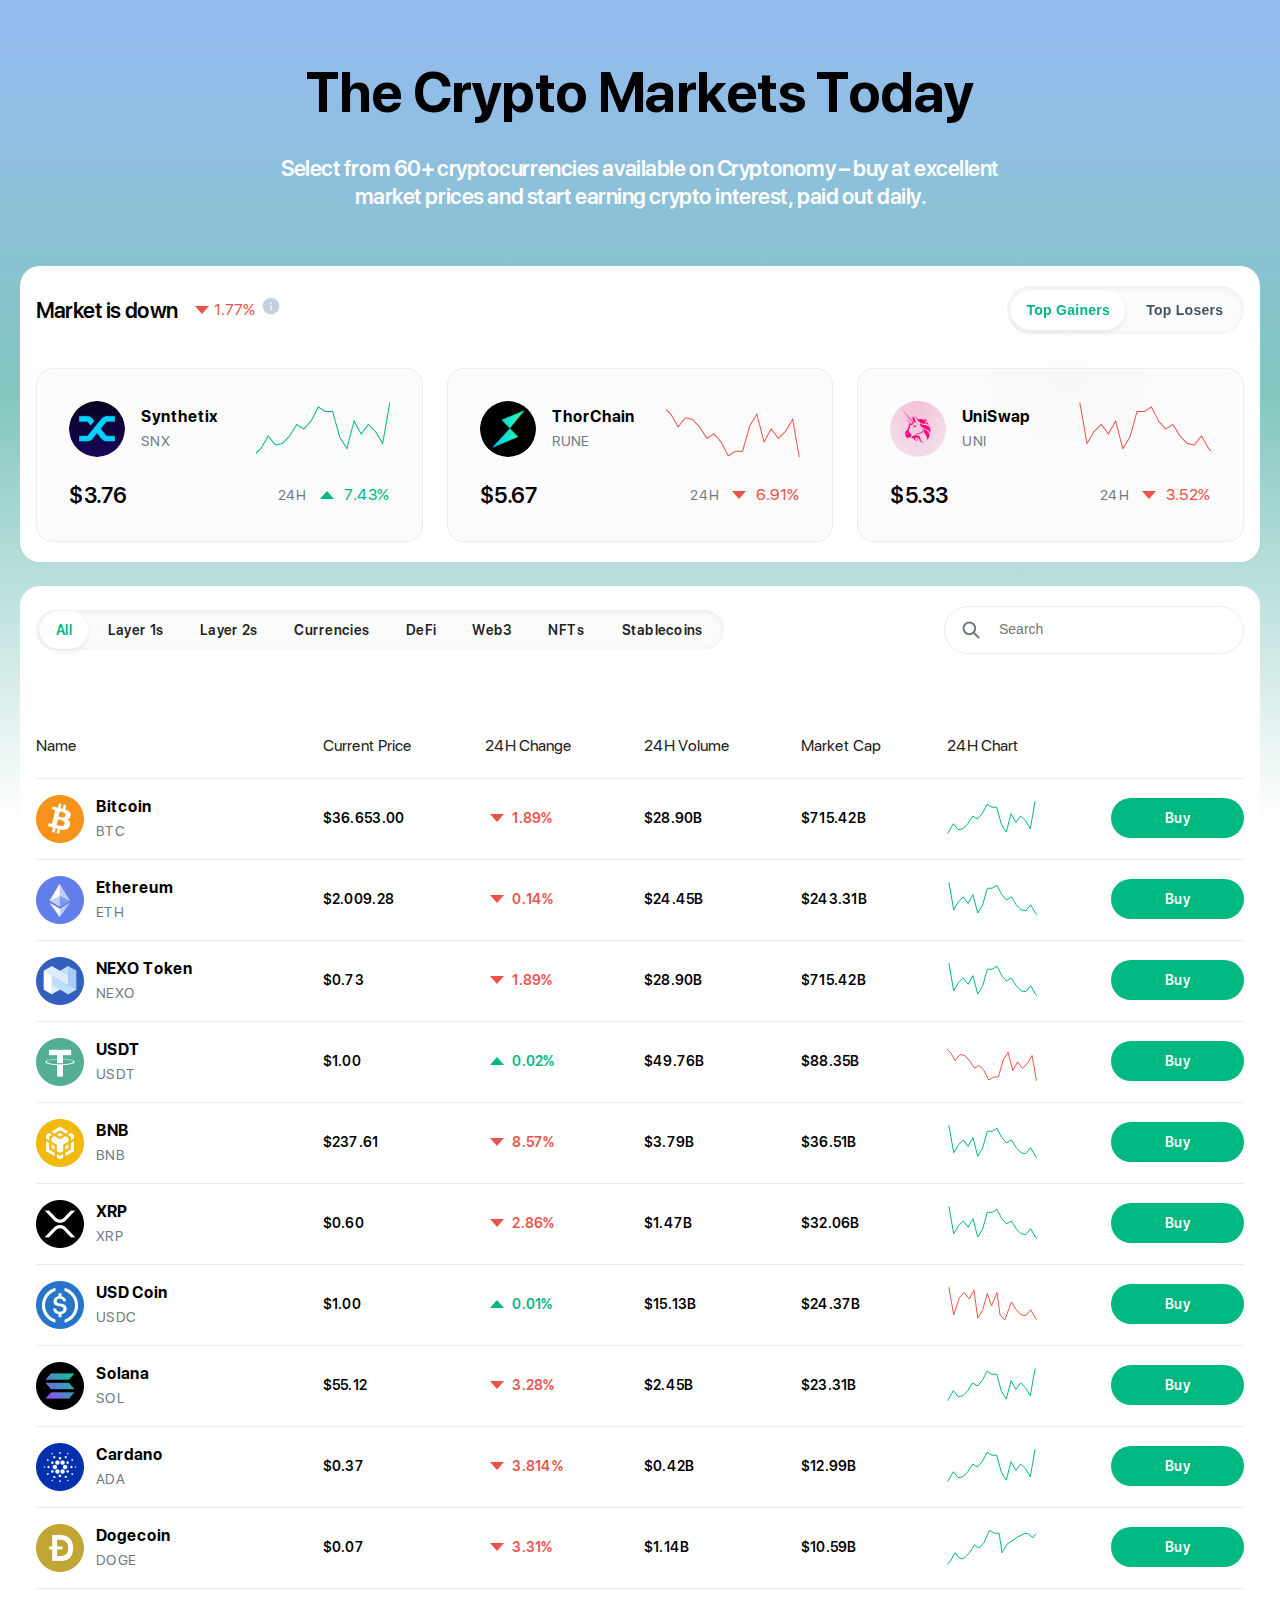
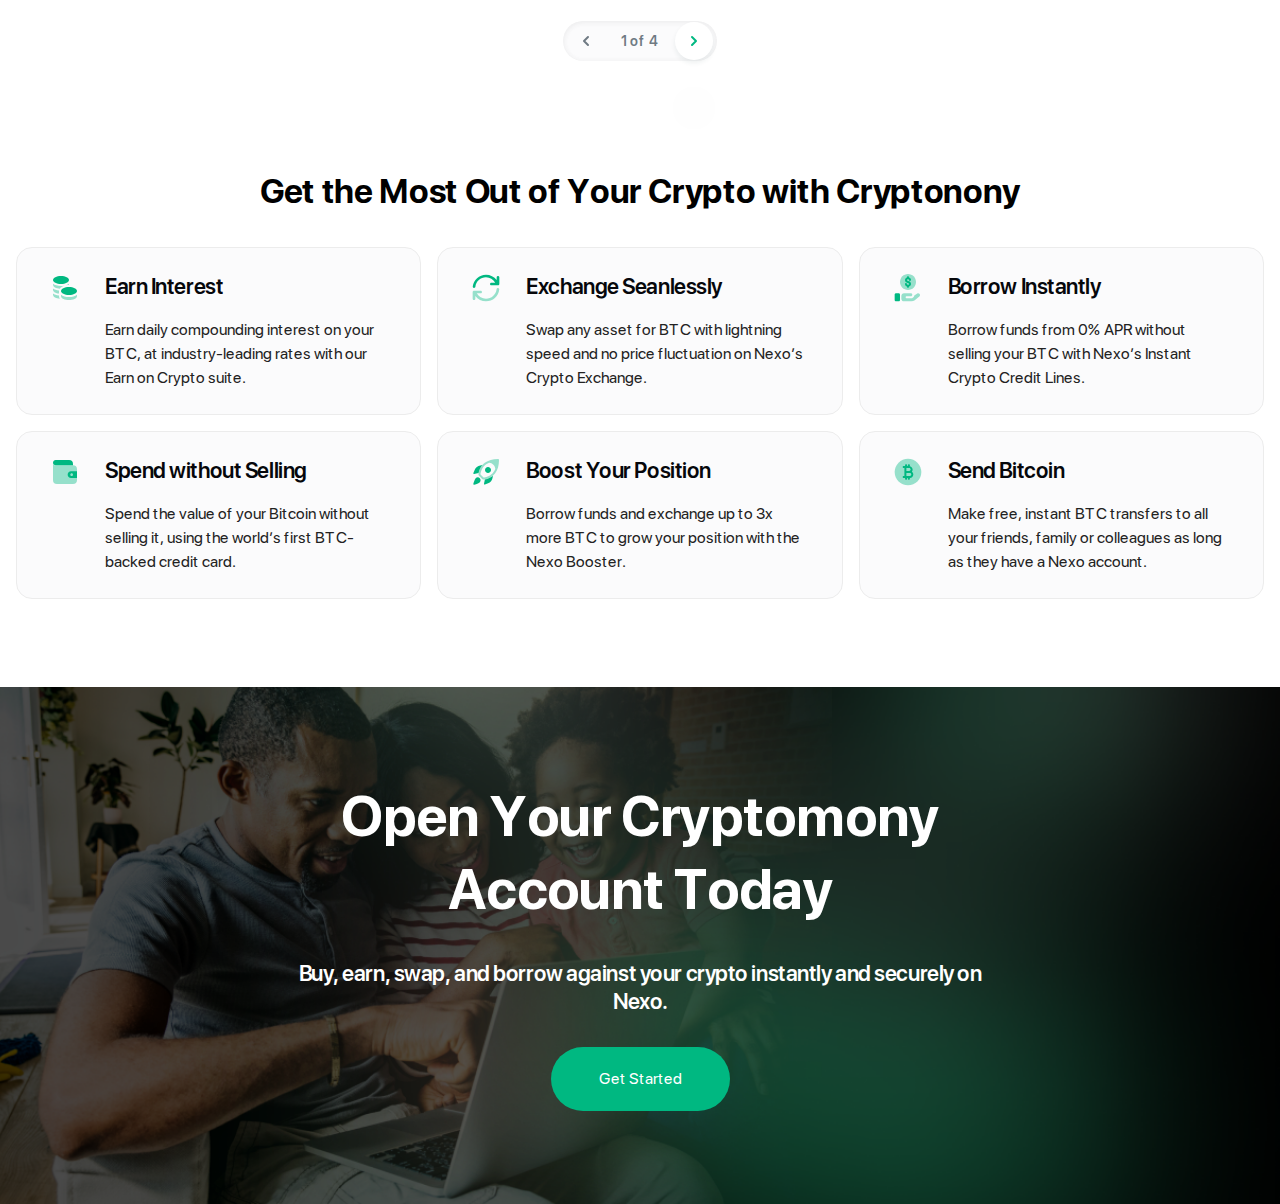
<file: markets.html>
<!DOCTYPE html>
<html lang="en">

<head>
	<meta charset="UTF-8">
	<meta name="viewport" content="width=device-width, initial-scale=1.0">
	<link rel="stylesheet" href="css/reset.css">
	<link rel="stylesheet" href="css/fonts.css">
	<link rel="stylesheet" href="css/markets.css">
	<title>The Crypto Markets Today</title>
</head>

<body>

	<main class="markets-main">
		<div class="markets-main__bg"></div>
		<div class="markets-main__top">
			<div class="container">
				<h1 class='markets-main__title'>The Crypto Markets Today</h1>
				<h4 class="markets-main__subtitle">Select from 60+ cryptocurrencies available on Cryptonomy – buy at
					excellent market prices and start earning crypto interest, paid out daily.</h4>
			</div>
		</div>
		<div class="markets-main__wrapper">
			<div class="markets-main__coins">
				<div class="markets-main__coins-top box">
					<div class="box-left">
						<p class='box-left__text'>Market is down</p>
						<div class='box-left__content'>
							<svg xmlns="http://www.w3.org/2000/svg" width="24" height="24" viewBox="0 0 24 24"
								fill="none">
								<path d="M5 8L12 16L19 8" fill="#EC524A" />
							</svg>
							<span class='box-left__price down'>1.77%</span>
							<div class="box-left__tooltip">
								<svg xmlns="http://www.w3.org/2000/svg" width="20" height="20" viewBox="0 0 20 20"
									fill="none">
									<path
										d="M9.99999 1.66666C5.39749 1.66666 1.66666 5.39749 1.66666 9.99999C1.66666 14.6025 5.39749 18.3333 9.99999 18.3333C14.6025 18.3333 18.3333 14.6025 18.3333 9.99999C18.3333 5.39749 14.6025 1.66666 9.99999 1.66666ZM10.625 13.75C10.625 14.095 10.345 14.375 9.99999 14.375C9.65499 14.375 9.37499 14.095 9.37499 13.75V9.94079C9.37499 9.59579 9.65499 9.31579 9.99999 9.31579C10.345 9.31579 10.625 9.59579 10.625 9.94079V13.75ZM10.0167 7.91666C9.55667 7.91666 9.17907 7.54332 9.17907 7.08332C9.17907 6.62332 9.54833 6.24999 10.0083 6.24999H10.0167C10.4775 6.24999 10.85 6.62332 10.85 7.08332C10.85 7.54332 10.4767 7.91666 10.0167 7.91666Z"
										fill="#C6CFE2" />
								</svg>
							</div>
						</div>
					</div>
					<div class="box-right">
						<button class='active' id='button_top_gainers'>Top Gainers</button>
						<button id='button_top_losers'>Top Losers</button>
						<span class='active' id='button_top_span'></span>
					</div>
				</div>
				<!-- block tab 1 -->
				<div class="markets-main__coins-content db-block" id='markets-main__coins-content-one'>
					<!-- box-item -->
					<div class="box-item">
						<div class="box-item__top">
							<div class="box-item__top-left">
								<div class="item-img">
									<img src="./images/markets/coins/1.svg" alt="">
								</div>
								<div class="df-col">
									<h6>Synthetix</h6>
									<p>SNX</p>
								</div>
							</div>
							<div class="box-item__top-graf">
								<img src="./images/markets/coins/graf_1.png" alt="">
							</div>
						</div>
						<div class="box-item__bottom">
							<div class="box-item__bottom-price">$3.76</div>
							<div class="box-item__bottom-right">
								<div class="box-item__bottom-hour">24H</div>
								<div class="box-item__bottom-direction up">
									<div class="direction-up">
										<svg xmlns="http://www.w3.org/2000/svg" width="24" height="24"
											viewBox="0 0 24 24" fill="none">
											<path d="M19 16L12 8L5 16" fill="#00B881" />
										</svg>
										<span>7.43%</span>
									</div>
									<div class="direction-down">
										<svg xmlns="http://www.w3.org/2000/svg" width="24" height="24"
											viewBox="0 0 24 24" fill="none">
											<path d="M19 8L12 16L5 8" fill="#EC524A" />
										</svg>
										<span>7.43%</span>
									</div>
								</div>
							</div>
						</div>
					</div>
					<!-- end box-item -->
					<!-- box-item -->
					<div class="box-item">
						<div class="box-item__top">
							<div class="box-item__top-left">
								<div class="item-img">
									<img src="./images/markets/coins/2.svg" alt="">
								</div>
								<div class="df-col">
									<h6>ThorChain</h6>
									<p>RUNE</p>
								</div>
							</div>
							<div class="box-item__top-graf">
								<img src="./images/markets/coins/graf_2.png" alt="">
							</div>
						</div>
						<div class="box-item__bottom">
							<div class="box-item__bottom-price">$5.67</div>
							<div class="box-item__bottom-right">
								<div class="box-item__bottom-hour">24H</div>
								<div class="box-item__bottom-direction down">
									<div class="direction-up">
										<svg xmlns="http://www.w3.org/2000/svg" width="24" height="24"
											viewBox="0 0 24 24" fill="none">
											<path d="M19 16L12 8L5 16" fill="#00B881" />
										</svg>
										<span>7.43%</span>
									</div>
									<div class="direction-down">
										<svg xmlns="http://www.w3.org/2000/svg" width="24" height="24"
											viewBox="0 0 24 24" fill="none">
											<path d="M19 8L12 16L5 8" fill="#EC524A" />
										</svg>
										<span>6.91%</span>
									</div>
								</div>
							</div>
						</div>
					</div>
					<!-- end box-item -->
					<!-- box-item -->
					<div class="box-item">
						<div class="box-item__top">
							<div class="box-item__top-left">
								<div class="item-img">
									<img src="./images/markets/coins/3.svg" alt="">
								</div>
								<div class="df-col">
									<h6>UniSwap</h6>
									<p>UNI</p>
								</div>
							</div>
							<div class="box-item__top-graf">
								<img src="./images/markets/coins/graf_3.png" alt="">
							</div>
						</div>
						<div class="box-item__bottom">
							<div class="box-item__bottom-price">$5.33</div>
							<div class="box-item__bottom-right">
								<div class="box-item__bottom-hour">24H</div>
								<div class="box-item__bottom-direction down">
									<div class="direction-up">
										<svg xmlns="http://www.w3.org/2000/svg" width="24" height="24"
											viewBox="0 0 24 24" fill="none">
											<path d="M19 16L12 8L5 16" fill="#00B881" />
										</svg>
										<span>7.43%</span>
									</div>
									<div class="direction-down">
										<svg xmlns="http://www.w3.org/2000/svg" width="24" height="24"
											viewBox="0 0 24 24" fill="none">
											<path d="M19 8L12 16L5 8" fill="#EC524A" />
										</svg>
										<span>3.52%</span>
									</div>
								</div>
							</div>
						</div>
					</div>
					<!-- end box-item -->
				</div>
				<!-- end block tab 1 -->
				<!-- block tab 1 -->
				<div class="markets-main__coins-content" id='markets-main__coins-content-two'>
					<!-- box-item -->
					<div class="box-item">
						<div class="box-item__top">
							<div class="box-item__top-left">
								<div class="item-img">
									<img src="./images/markets/coins/1.svg" alt="">
								</div>
								<div class="df-col">
									<h6>Synthetix</h6>
									<p>SNX</p>
								</div>
							</div>
							<div class="box-item__top-graf">
								<img src="./images/markets/coins/graf_1.png" alt="">
							</div>
						</div>
						<div class="box-item__bottom">
							<div class="box-item__bottom-price">$3.76</div>
							<div class="box-item__bottom-right">
								<div class="box-item__bottom-hour">24H</div>
								<div class="box-item__bottom-direction up">
									<div class="direction-up">
										<svg xmlns="http://www.w3.org/2000/svg" width="24" height="24"
											viewBox="0 0 24 24" fill="none">
											<path d="M19 16L12 8L5 16" fill="#00B881" />
										</svg>
										<span>7.43%</span>
									</div>
									<div class="direction-down">
										<svg xmlns="http://www.w3.org/2000/svg" width="24" height="24"
											viewBox="0 0 24 24" fill="none">
											<path d="M19 8L12 16L5 8" fill="#EC524A" />
										</svg>
										<span>7.43%</span>
									</div>
								</div>
							</div>
						</div>
					</div>
					<!-- end box-item -->
					<!-- box-item -->
					<div class="box-item">
						<div class="box-item__top">
							<div class="box-item__top-left">
								<div class="item-img">
									<img src="./images/markets/coins/2.svg" alt="">
								</div>
								<div class="df-col">
									<h6>ThorChain</h6>
									<p>RUNE</p>
								</div>
							</div>
							<div class="box-item__top-graf">
								<img src="./images/markets/coins/graf_2.png" alt="">
							</div>
						</div>
						<div class="box-item__bottom">
							<div class="box-item__bottom-price">$5.67</div>
							<div class="box-item__bottom-right">
								<div class="box-item__bottom-hour">24H</div>
								<div class="box-item__bottom-direction down">
									<div class="direction-up">
										<svg xmlns="http://www.w3.org/2000/svg" width="24" height="24"
											viewBox="0 0 24 24" fill="none">
											<path d="M19 16L12 8L5 16" fill="#00B881" />
										</svg>
										<span>7.43%</span>
									</div>
									<div class="direction-down">
										<svg xmlns="http://www.w3.org/2000/svg" width="24" height="24"
											viewBox="0 0 24 24" fill="none">
											<path d="M19 8L12 16L5 8" fill="#EC524A" />
										</svg>
										<span>6.91%</span>
									</div>
								</div>
							</div>
						</div>
					</div>
					<!-- end box-item -->
				</div>
			</div>
		</div>
		<!-- MARKETS COINS  -->
		<div class="markets-main__wrapper">
			<section class="markets-coins">
				<div class="markets-coins__top">
					<div class="markets-coins__top-tabs" id="tabs">
						<div class="markets-coins__tab" data-tag="All-Tags">
							<span>All</span>
						</div>
						<div class="markets-coins__tab" data-tag="Layer-1s">
							<span>Layer 1s</span>
						</div>
						<div class="markets-coins__tab" data-tag="Layer-2s">
							<span>Layer 2s</span>
						</div>
						<div class="markets-coins__tab" data-tag="Currencies">
							<span>Currencies</span>
						</div>
						<div class="markets-coins__tab" data-tag="Defi">
							<span>DeFi</span>
						</div>
						<div class="markets-coins__tab" data-tag="Web3">
							<span>Web3</span>
						</div>
						<div class="markets-coins__tab" data-tag="NFTs">
							<span>NFTs</span>
						</div>
						<div class="markets-coins__tab" data-tag="Stablecoins">
							<span>Stablecoins</span>
						</div>
					</div>
					<div class="markets-coins__top-tabs-mob">
						<div class="markets-coins__top-tabs-mob-title">
							<span class="markets-coins__top-tabs-mob-title-span">All</span>
							<svg xmlns="http://www.w3.org/2000/svg" width="24" height="24" viewBox="0 0 24 24"
								fill="none">
								<path d="M16 10L12 14L8 10" stroke="black" stroke-width="2" stroke-linecap="round"
									stroke-linejoin="round" />
							</svg>
						</div>
						<div class="markets-coins__top-tabs-mob-body">
							<div class="markets-coins__tab-mob" data-tag="All-Tags">
								<input checked type="checkbox" id='markets-coins__tab-mob-1'>
								<svg focusable="false" aria-hidden="true" viewBox="0 0 24 24">
									<path d="M9 16.17 4.83 12l-1.42 1.41L9 19 21 7l-1.41-1.41z"></path>
								</svg>
								<label for="markets-coins__tab-mob-1">
									All
								</label>
							</div>
							<div class="markets-coins__tab-mob" data-tag="Layer-1s">
								<input type="checkbox" id='markets-coins__tab-mob-2'>
								<svg focusable="false" aria-hidden="true" viewBox="0 0 24 24">
									<path d="M9 16.17 4.83 12l-1.42 1.41L9 19 21 7l-1.41-1.41z"></path>
								</svg>
								<label for="markets-coins__tab-mob-2">
									Layer 1s
								</label>
							</div>
							<div class="markets-coins__tab-mob" data-tag="Layer-2s">
								<input type="checkbox" id='markets-coins__tab-mob-3'>
								<svg focusable="false" aria-hidden="true" viewBox="0 0 24 24">
									<path d="M9 16.17 4.83 12l-1.42 1.41L9 19 21 7l-1.41-1.41z"></path>
								</svg>
								<label for="markets-coins__tab-mob-3">
									Layer 2s
								</label>
							</div>
							<div class="markets-coins__tab-mob" data-tag="Currencies">
								<input type="checkbox" id='markets-coins__tab-mob-4'>
								<svg focusable="false" aria-hidden="true" viewBox="0 0 24 24">
									<path d="M9 16.17 4.83 12l-1.42 1.41L9 19 21 7l-1.41-1.41z"></path>
								</svg>
								<label for="markets-coins__tab-mob-4">
									Currencies
								</label>
							</div>
							<div class="markets-coins__tab-mob" data-tag="Defi">
								<input type="checkbox" id='markets-coins__tab-mob-5'>
								<svg focusable="false" aria-hidden="true" viewBox="0 0 24 24">
									<path d="M9 16.17 4.83 12l-1.42 1.41L9 19 21 7l-1.41-1.41z"></path>
								</svg>
								<label for="markets-coins__tab-mob-5">
									DeFi
								</label>
							</div>
							<div class="markets-coins__tab-mob" data-tag="Web3">
								<input type="checkbox" id='markets-coins__tab-mob-6'>
								<svg focusable="false" aria-hidden="true" viewBox="0 0 24 24">
									<path d="M9 16.17 4.83 12l-1.42 1.41L9 19 21 7l-1.41-1.41z"></path>
								</svg>
								<label for="markets-coins__tab-mob-6">
									Web3
								</label>
							</div>
							<div class="markets-coins__tab-mob" data-tag="NFTs">
								<input type="checkbox" id='markets-coins__tab-mob-7'>
								<svg focusable="false" aria-hidden="true" viewBox="0 0 24 24">
									<path d="M9 16.17 4.83 12l-1.42 1.41L9 19 21 7l-1.41-1.41z"></path>
								</svg>
								<label for="markets-coins__tab-mob-7">
									NFTs
								</label>
							</div>
							<div class="markets-coins__tab-mob" data-tag="Stablecoins">
								<input type="checkbox" id='markets-coins__tab-mob-8'>
								<svg focusable="false" aria-hidden="true" viewBox="0 0 24 24">
									<path d="M9 16.17 4.83 12l-1.42 1.41L9 19 21 7l-1.41-1.41z"></path>
								</svg>
								<label for="markets-coins__tab-mob-8">
									Stablecoins
								</label>
							</div>
						</div>
					</div>
					<label class="markets-coins__top-search">
						<svg xmlns="http://www.w3.org/2000/svg" width="20" height="20" viewBox="0 0 20 20" fill="none">
							<path
								d="M17.5 17.5L12.5 12.5M14.1667 8.33333C14.1667 11.555 11.555 14.1667 8.33333 14.1667C5.11167 14.1667 2.5 11.555 2.5 8.33333C2.5 5.11167 5.11167 2.5 8.33333 2.5C11.555 2.5 14.1667 5.11167 14.1667 8.33333Z"
								stroke="#6F7A83" stroke-width="2" stroke-linecap="round" stroke-linejoin="round" />
						</svg>
						<input type="text" placeholder='Search'>
					</label>
				</div>
				<div class="markets-coins__content">
					<table class="markets-coins__table">
						<thead class="markets-coins__thead">
							<tr class="markets-coins__row">
								<th class="thead__info">Name</th>
								<th class="thead__info thead__title">Current Price</th>
								<th class="thead__info">24H Change</th>
								<th class="thead__info">24H Volume</th>
								<th class="thead__info">Market Cap</th>
								<th class="thead__info">24H Chart</th>
								<th class="thead__info"></th>
							</tr>
						</thead>
						<tbody class="markets-coins__tbody">
							<tr class="markets-coins__tbody-row">
								<td class="markets-coins__tbody-name">
									<div class='markets-coins__tbody-coins'>
										<img src="./images/markets/main-coins/1.png" alt="">
									</div>
									<div class="df-col">
										<h6>Bitcoin</h6>
										<p>BTC</p>
									</div>
								</td>
								<td class="tbody__element">
									$36.653.00
								</td>
								<td class="tbody__element down">
									<div class="markets-coins__up"></div>
									<div class="markets-coins__down">
										<svg xmlns="http://www.w3.org/2000/svg" width="24" height="24"
											viewBox="0 0 24 24" fill="none">
											<path d="M5 8L12 16L19 8" fill="#EC524A" />
										</svg>
										1.89%
									</div>
								</td>
								<td class="tbody__element">
									$28.90B
								</td>
								<td class="tbody__element">
									$715.42B
								</td>
								<td class='tbody__element'>
									<div class="tbody__element-graf">
										<img src="./images/markets/main-coins/graf-1.svg" alt="">
									</div>
								</td>
								<td class='tbody__element'>
									<a href="#" class='tbody__element-link'>Buy</a>
								</td>
							</tr>
							<tr class="markets-coins__tbody-row">
								<td class="markets-coins__tbody-name">
									<div class='markets-coins__tbody-coins'>
										<img src="./images/markets/main-coins/2.png" alt="">
									</div>
									<div class="df-col">
										<h6>Ethereum</h6>
										<p>ETH</p>
									</div>
								</td>
								<td class="tbody__element">
									$2.009.28
								</td>
								<td class="tbody__element down">
									<div class="markets-coins__up"></div>
									<div class="markets-coins__down">
										<svg xmlns="http://www.w3.org/2000/svg" width="24" height="24"
											viewBox="0 0 24 24" fill="none">
											<path d="M5 8L12 16L19 8" fill="#EC524A" />
										</svg>
										0.14%
									</div>
								</td>
								<td class="tbody__element">
									$24.45B
								</td>
								<td class="tbody__element">
									$243.31B
								</td>
								<td class='tbody__element'>
									<div class="tbody__element-graf">
										<img src="./images/markets/main-coins/graf-2.svg" alt="">
									</div>
								</td>
								<td class='tbody__element'>
									<a href="#" class='tbody__element-link'>Buy</a>
								</td>
							</tr>
							<tr class="markets-coins__tbody-row">
								<td class="markets-coins__tbody-name">
									<div class='markets-coins__tbody-coins'>
										<img src="./images/markets/main-coins/3.png" alt="">
									</div>
									<div class="df-col">
										<h6>NEXO Token</h6>
										<p>NEXO</p>
									</div>
								</td>
								<td class="tbody__element">
									$0.73
								</td>
								<td class="tbody__element down">
									<div class="markets-coins__up"></div>
									<div class="markets-coins__down">
										<svg xmlns="http://www.w3.org/2000/svg" width="24" height="24"
											viewBox="0 0 24 24" fill="none">
											<path d="M5 8L12 16L19 8" fill="#EC524A" />
										</svg>
										1.89%
									</div>
								</td>
								<td class="tbody__element">
									$28.90B
								</td>
								<td class="tbody__element">
									$715.42B
								</td>
								<td class='tbody__element'>
									<div class="tbody__element-graf">
										<img src="./images/markets/main-coins/graf-3.svg" alt="">
									</div>
								</td>
								<td class='tbody__element'>
									<a href="#" class='tbody__element-link'>Buy</a>
								</td>
							</tr>
							<tr class="markets-coins__tbody-row">
								<td class="markets-coins__tbody-name">
									<div class='markets-coins__tbody-coins'>
										<img src="./images/markets/main-coins/4.png" alt="">
									</div>
									<div class="df-col">
										<h6>USDT</h6>
										<p>USDT</p>
									</div>
								</td>
								<td class="tbody__element">
									$1.00
								</td>
								<td class="tbody__element up">
									<div class="markets-coins__up">
										<svg xmlns="http://www.w3.org/2000/svg" width="24" height="24"
											viewBox="0 0 24 24" fill="none">
											<path d="M19 16L12 8L5 16" fill="#00B881" />
										</svg>
										0.02%
									</div>
									<div class="markets-coins__down">
										<svg xmlns="http://www.w3.org/2000/svg" width="24" height="24"
											viewBox="0 0 24 24" fill="none">
											<path d="M5 8L12 16L19 8" fill="#EC524A" />
										</svg>
										1.89%
									</div>
								</td>
								<td class="tbody__element">
									$49.76B
								</td>
								<td class="tbody__element">
									$88.35B
								</td>
								<td class='tbody__element'>
									<div class="tbody__element-graf">
										<img src="./images/markets/main-coins/graf-4.svg" alt="">
									</div>
								</td>
								<td class='tbody__element'>
									<a href="#" class='tbody__element-link'>Buy</a>
								</td>
							</tr>
							<tr class="markets-coins__tbody-row">
								<td class="markets-coins__tbody-name">
									<div class='markets-coins__tbody-coins'>
										<img src="./images/markets/main-coins/5.png" alt="">
									</div>
									<div class="df-col">
										<h6>BNB</h6>
										<p>BNB</p>
									</div>
								</td>
								<td class="tbody__element">
									$237.61
								</td>
								<td class="tbody__element down">
									<div class="markets-coins__up">
										<svg xmlns="http://www.w3.org/2000/svg" width="24" height="24"
											viewBox="0 0 24 24" fill="none">
											<path d="M19 16L12 8L5 16" fill="#00B881" />
										</svg>
										0.02%
									</div>
									<div class="markets-coins__down">
										<svg xmlns="http://www.w3.org/2000/svg" width="24" height="24"
											viewBox="0 0 24 24" fill="none">
											<path d="M5 8L12 16L19 8" fill="#EC524A" />
										</svg>
										8.57%
									</div>
								</td>
								<td class="tbody__element">
									$3.79B
								</td>
								<td class="tbody__element">
									$36.51B
								</td>
								<td class='tbody__element'>
									<div class="tbody__element-graf">
										<img src="./images/markets/main-coins/graf-5.svg" alt="">
									</div>
								</td>
								<td class='tbody__element'>
									<a href="#" class='tbody__element-link'>Buy</a>
								</td>
							</tr>
							<tr class="markets-coins__tbody-row">
								<td class="markets-coins__tbody-name">
									<div class='markets-coins__tbody-coins'>
										<img src="./images/markets/main-coins/6.png" alt="">
									</div>
									<div class="df-col">
										<h6>XRP</h6>
										<p>XRP</p>
									</div>
								</td>
								<td class="tbody__element">
									$0.60
								</td>
								<td class="tbody__element down">
									<div class="markets-coins__up">
										<svg xmlns="http://www.w3.org/2000/svg" width="24" height="24"
											viewBox="0 0 24 24" fill="none">
											<path d="M19 16L12 8L5 16" fill="#00B881" />
										</svg>
										0.02%
									</div>
									<div class="markets-coins__down">
										<svg xmlns="http://www.w3.org/2000/svg" width="24" height="24"
											viewBox="0 0 24 24" fill="none">
											<path d="M5 8L12 16L19 8" fill="#EC524A" />
										</svg>
										2.86%
									</div>
								</td>
								<td class="tbody__element">
									$1.47B
								</td>
								<td class="tbody__element">
									$32.06B
								</td>
								<td class='tbody__element'>
									<div class="tbody__element-graf">
										<img src="./images/markets/main-coins/graf-6.svg" alt="">
									</div>
								</td>
								<td class='tbody__element'>
									<a href="#" class='tbody__element-link'>Buy</a>
								</td>
							</tr>
							<tr class="markets-coins__tbody-row">
								<td class="markets-coins__tbody-name">
									<div class='markets-coins__tbody-coins'>
										<img src="./images/markets/main-coins/7.png" alt="">
									</div>
									<div class="df-col">
										<h6>USD Coin</h6>
										<p>USDC</p>
									</div>
								</td>
								<td class="tbody__element">
									$1.00
								</td>
								<td class="tbody__element up">
									<div class="markets-coins__up">
										<svg xmlns="http://www.w3.org/2000/svg" width="24" height="24"
											viewBox="0 0 24 24" fill="none">
											<path d="M19 16L12 8L5 16" fill="#00B881" />
										</svg>
										0.01%
									</div>
									<div class="markets-coins__down">
										<svg xmlns="http://www.w3.org/2000/svg" width="24" height="24"
											viewBox="0 0 24 24" fill="none">
											<path d="M5 8L12 16L19 8" fill="#EC524A" />
										</svg>
										2.86%
									</div>
								</td>
								<td class="tbody__element">
									$15.13B
								</td>
								<td class="tbody__element">
									$24.37B
								</td>
								<td class='tbody__element'>
									<div class="tbody__element-graf">
										<img src="./images/markets/main-coins/graf-7.svg" alt="">
									</div>
								</td>
								<td class='tbody__element'>
									<a href="#" class='tbody__element-link'>Buy</a>
								</td>
							</tr>
							<tr class="markets-coins__tbody-row">
								<td class="markets-coins__tbody-name">
									<div class='markets-coins__tbody-coins'>
										<img src="./images/markets/main-coins/8.png" alt="">
									</div>
									<div class="df-col">
										<h6>Solana</h6>
										<p>SOL</p>
									</div>
								</td>
								<td class="tbody__element">
									$55.12
								</td>
								<td class="tbody__element down">
									<div class="markets-coins__up">
										<svg xmlns="http://www.w3.org/2000/svg" width="24" height="24"
											viewBox="0 0 24 24" fill="none">
											<path d="M19 16L12 8L5 16" fill="#00B881" />
										</svg>
										0.01%
									</div>
									<div class="markets-coins__down">
										<svg xmlns="http://www.w3.org/2000/svg" width="24" height="24"
											viewBox="0 0 24 24" fill="none">
											<path d="M5 8L12 16L19 8" fill="#EC524A" />
										</svg>
										3.28%
									</div>
								</td>
								<td class="tbody__element">
									$2.45B
								</td>
								<td class="tbody__element">
									$23.31B
								</td>
								<td class='tbody__element'>
									<div class="tbody__element-graf">
										<img src="./images/markets/main-coins/graf-8.svg" alt="">
									</div>
								</td>
								<td class='tbody__element'>
									<a href="#" class='tbody__element-link'>Buy</a>
								</td>
							</tr>
							<tr class="markets-coins__tbody-row">
								<td class="markets-coins__tbody-name">
									<div class='markets-coins__tbody-coins'>
										<img src="./images/markets/main-coins/9.png" alt="">
									</div>
									<div class="df-col">
										<h6>Cardano</h6>
										<p>ADA</p>
									</div>
								</td>
								<td class="tbody__element">
									$0.37
								</td>
								<td class="tbody__element down">
									<div class="markets-coins__up">
										<svg xmlns="http://www.w3.org/2000/svg" width="24" height="24"
											viewBox="0 0 24 24" fill="none">
											<path d="M19 16L12 8L5 16" fill="#00B881" />
										</svg>
										0.01%
									</div>
									<div class="markets-coins__down">
										<svg xmlns="http://www.w3.org/2000/svg" width="24" height="24"
											viewBox="0 0 24 24" fill="none">
											<path d="M5 8L12 16L19 8" fill="#EC524A" />
										</svg>
										3.814%
									</div>
								</td>
								<td class="tbody__element">
									$0.42B
								</td>
								<td class="tbody__element">
									$12.99B
								</td>
								<td class='tbody__element'>
									<div class="tbody__element-graf">
										<img src="./images/markets/main-coins/graf-9.svg" alt="">
									</div>
								</td>
								<td class='tbody__element'>
									<a href="#" class='tbody__element-link'>Buy</a>
								</td>
							</tr>
							<tr class="markets-coins__tbody-row">
								<td class="markets-coins__tbody-name">
									<div class='markets-coins__tbody-coins'>
										<img src="./images/markets/main-coins/10.png" alt="">
									</div>
									<div class="df-col">
										<h6>Dogecoin</h6>
										<p>DOGE</p>
									</div>
								</td>
								<td class="tbody__element">
									$0.07
								</td>
								<td class="tbody__element down">
									<div class="markets-coins__up">
										<svg xmlns="http://www.w3.org/2000/svg" width="24" height="24"
											viewBox="0 0 24 24" fill="none">
											<path d="M19 16L12 8L5 16" fill="#00B881" />
										</svg>
										0.01%
									</div>
									<div class="markets-coins__down">
										<svg xmlns="http://www.w3.org/2000/svg" width="24" height="24"
											viewBox="0 0 24 24" fill="none">
											<path d="M5 8L12 16L19 8" fill="#EC524A" />
										</svg>
										3.31%
									</div>
								</td>
								<td class="tbody__element">
									$1.14B
								</td>
								<td class="tbody__element">
									$10.59B
								</td>
								<td class='tbody__element'>
									<div class="tbody__element-graf">
										<img src="./images/markets/main-coins/graf-10.svg" alt="">
									</div>
								</td>
								<td class='tbody__element'>
									<a href="#" class='tbody__element-link'>Buy</a>
								</td>
							</tr>
						</tbody>
					</table>
					<div class="markets-coins__table mob">
						<div class="markets-coin__table-mob">
							<div class="markets-coin__table-mob-item box">
								<div class="box-left">
									<div class="box-left__img">
										<img src="./images/markets/main-coins/1.png" alt="">
									</div>
									<div class="box-left__name">
										<h4>Bitcoin</h4>
										<p>BTC</p>
									</div>
								</div>
								<div class="box-right down">
									<div class="df-col">
										<div class="box-right__price">$36.653.00</div>
										<div class="box-right__procent down"><svg xmlns="http://www.w3.org/2000/svg"
												width="24" height="24" viewBox="0 0 24 24" fill="none">
												<path d="M5 8L12 16L19 8" fill="#EC524A" />
											</svg>1.89%</div>
										<div class="box-right__procent up"><svg xmlns="http://www.w3.org/2000/svg"
												width="24" height="24" viewBox="0 0 24 24" fill="none">
												<path d="M19 16L12 8L5 16" fill="#00B881" />
											</svg>0.14%</div>
									</div>
									<a href="#">
										Buy
									</a>
								</div>
							</div>
							<div class="markets-coin__table-mob-item box">
								<div class="box-left">
									<div class="box-left__img">
										<img src="./images/markets/main-coins/2.png" alt="">
									</div>
									<div class="box-left__name">
										<h4>Ethereum</h4>
										<p>ETH</p>
									</div>
								</div>
								<div class="box-right down">
									<div class="df-col">
										<div class="box-right__price">$2.009.28</div>
										<div class="box-right__procent down"><svg xmlns="http://www.w3.org/2000/svg"
												width="24" height="24" viewBox="0 0 24 24" fill="none">
												<path d="M5 8L12 16L19 8" fill="#EC524A" />
											</svg>0.14%</div>
										<div class="box-right__procent up"><svg xmlns="http://www.w3.org/2000/svg"
												width="24" height="24" viewBox="0 0 24 24" fill="none">
												<path d="M19 16L12 8L5 16" fill="#00B881" />
											</svg>0.14%</div>
									</div>
									<a href="#">
										Buy
									</a>
								</div>
							</div>
							<div class="markets-coin__table-mob-item box">
								<div class="box-left">
									<div class="box-left__img">
										<img src="./images/markets/main-coins/3.png" alt="">
									</div>
									<div class="box-left__name">
										<h4>NEXO Token</h4>
										<p>NEXO</p>
									</div>
								</div>
								<div class="box-right down">
									<div class="df-col">
										<div class="box-right__price">$0.73</div>
										<div class="box-right__procent down"><svg xmlns="http://www.w3.org/2000/svg"
												width="24" height="24" viewBox="0 0 24 24" fill="none">
												<path d="M5 8L12 16L19 8" fill="#EC524A" />
											</svg>1.89%</div>
										<div class="box-right__procent up"><svg xmlns="http://www.w3.org/2000/svg"
												width="24" height="24" viewBox="0 0 24 24" fill="none">
												<path d="M19 16L12 8L5 16" fill="#00B881" />
											</svg>0.14%</div>
									</div>
									<a href="#">
										Buy
									</a>
								</div>
							</div>
							<div class="markets-coin__table-mob-item box">
								<div class="box-left">
									<div class="box-left__img">
										<img src="./images/markets/main-coins/4.png" alt="">
									</div>
									<div class="box-left__name">
										<h4>USDT</h4>
										<p>USDT</p>
									</div>
								</div>
								<div class="box-right up">
									<div class="df-col">
										<div class="box-right__price">$1.00</div>
										<div class="box-right__procent down"><svg xmlns="http://www.w3.org/2000/svg"
												width="24" height="24" viewBox="0 0 24 24" fill="none">
												<path d="M5 8L12 16L19 8" fill="#EC524A" />
											</svg>0.14%</div>
										<div class="box-right__procent up"><svg xmlns="http://www.w3.org/2000/svg"
												width="24" height="24" viewBox="0 0 24 24" fill="none">
												<path d="M19 16L12 8L5 16" fill="#00B881" />
											</svg>0.02%</div>
									</div>
									<a href="#">
										Buy
									</a>
								</div>
							</div>
							<div class="markets-coin__table-mob-item box">
								<div class="box-left">
									<div class="box-left__img">
										<img src="./images/markets/main-coins/5.png" alt="">
									</div>
									<div class="box-left__name">
										<h4>BNB</h4>
										<p>BNB</p>
									</div>
								</div>
								<div class="box-right down">
									<div class="df-col">
										<div class="box-right__price">$237.61</div>
										<div class="box-right__procent down"><svg xmlns="http://www.w3.org/2000/svg"
												width="24" height="24" viewBox="0 0 24 24" fill="none">
												<path d="M5 8L12 16L19 8" fill="#EC524A" />
											</svg>8.57%</div>
										<div class="box-right__procent up"><svg xmlns="http://www.w3.org/2000/svg"
												width="24" height="24" viewBox="0 0 24 24" fill="none">
												<path d="M19 16L12 8L5 16" fill="#00B881" />
											</svg>0.14%</div>
									</div>
									<a href="#">
										Buy
									</a>
								</div>
							</div>
							<div class="markets-coin__table-mob-item box">
								<div class="box-left">
									<div class="box-left__img">
										<img src="./images/markets/main-coins/6.png" alt="">
									</div>
									<div class="box-left__name">
										<h4>XRP</h4>
										<p>XRP</p>
									</div>
								</div>
								<div class="box-right down">
									<div class="df-col">
										<div class="box-right__price">$0.60</div>
										<div class="box-right__procent down"><svg xmlns="http://www.w3.org/2000/svg"
												width="24" height="24" viewBox="0 0 24 24" fill="none">
												<path d="M5 8L12 16L19 8" fill="#EC524A" />
											</svg>2.86%</div>
										<div class="box-right__procent up"><svg xmlns="http://www.w3.org/2000/svg"
												width="24" height="24" viewBox="0 0 24 24" fill="none">
												<path d="M19 16L12 8L5 16" fill="#00B881" />
											</svg>0.14%</div>
									</div>
									<a href="#">
										Buy
									</a>
								</div>
							</div>
							<div class="markets-coin__table-mob-item box">
								<div class="box-left">
									<div class="box-left__img">
										<img src="./images/markets/main-coins/7.png" alt="">
									</div>
									<div class="box-left__name">
										<h4>USD Coin</h4>
										<p>USDC</p>
									</div>
								</div>
								<div class="box-right up">
									<div class="df-col">
										<div class="box-right__price">$1.00</div>
										<div class="box-right__procent down"><svg xmlns="http://www.w3.org/2000/svg"
												width="24" height="24" viewBox="0 0 24 24" fill="none">
												<path d="M5 8L12 16L19 8" fill="#EC524A" />
											</svg>0.14%</div>
										<div class="box-right__procent up"><svg xmlns="http://www.w3.org/2000/svg"
												width="24" height="24" viewBox="0 0 24 24" fill="none">
												<path d="M19 16L12 8L5 16" fill="#00B881" />
											</svg>0.01%</div>
									</div>
									<a href="#">
										Buy
									</a>
								</div>
							</div>
							<div class="markets-coin__table-mob-item box">
								<div class="box-left">
									<div class="box-left__img">
										<img src="./images/markets/main-coins/8.png" alt="">
									</div>
									<div class="box-left__name">
										<h4>Solana</h4>
										<p>SOL</p>
									</div>
								</div>
								<div class="box-right down">
									<div class="df-col">
										<div class="box-right__price">$55.12</div>
										<div class="box-right__procent down"><svg xmlns="http://www.w3.org/2000/svg"
												width="24" height="24" viewBox="0 0 24 24" fill="none">
												<path d="M5 8L12 16L19 8" fill="#EC524A" />
											</svg>3.28%</div>
										<div class="box-right__procent up"><svg xmlns="http://www.w3.org/2000/svg"
												width="24" height="24" viewBox="0 0 24 24" fill="none">
												<path d="M19 16L12 8L5 16" fill="#00B881" />
											</svg>0.14%</div>
									</div>
									<a href="#">
										Buy
									</a>
								</div>
							</div>
							<div class="markets-coin__table-mob-item box">
								<div class="box-left">
									<div class="box-left__img">
										<img src="./images/markets/main-coins/9.png" alt="">
									</div>
									<div class="box-left__name">
										<h4>Cardano</h4>
										<p>ADA</p>
									</div>
								</div>
								<div class="box-right down">
									<div class="df-col">
										<div class="box-right__price">$0.37</div>
										<div class="box-right__procent down"><svg xmlns="http://www.w3.org/2000/svg"
												width="24" height="24" viewBox="0 0 24 24" fill="none">
												<path d="M5 8L12 16L19 8" fill="#EC524A" />
											</svg>3.814%</div>
										<div class="box-right__procent up"><svg xmlns="http://www.w3.org/2000/svg"
												width="24" height="24" viewBox="0 0 24 24" fill="none">
												<path d="M19 16L12 8L5 16" fill="#00B881" />
											</svg>0.14%</div>
									</div>
									<a href="#">
										Buy
									</a>
								</div>
							</div>
							<div class="markets-coin__table-mob-item box">
								<div class="box-left">
									<div class="box-left__img">
										<img src="./images/markets/main-coins/10.png" alt="">
									</div>
									<div class="box-left__name">
										<h4>Dogecoin</h4>
										<p>DOGE</p>
									</div>
								</div>
								<div class="box-right down">
									<div class="df-col">
										<div class="box-right__price">$0.07</div>
										<div class="box-right__procent down"><svg xmlns="http://www.w3.org/2000/svg"
												width="24" height="24" viewBox="0 0 24 24" fill="none">
												<path d="M5 8L12 16L19 8" fill="#EC524A" />
											</svg>3.31%</div>
										<div class="box-right__procent up"><svg xmlns="http://www.w3.org/2000/svg"
												width="24" height="24" viewBox="0 0 24 24" fill="none">
												<path d="M19 16L12 8L5 16" fill="#00B881" />
											</svg>0.14%</div>
									</div>
									<a href="#">
										Buy
									</a>
								</div>
							</div>
						</div>
					</div>
					<div class="markets-get__pagination">
						<div class="markets-get__pagination-left">
							<svg xmlns="http://www.w3.org/2000/svg" width="24" height="24" viewBox="0 0 24 24"
								fill="none">
								<path d="M14 16L10 12L14 8" stroke="#6F7A83" stroke-width="2" stroke-linecap="round"
									stroke-linejoin="round" />
							</svg>
						</div>
						<div class="markets-get__pagination-center">
							1 of 4
						</div>
						<div class="markets-get__pagination-right">
							<svg xmlns="http://www.w3.org/2000/svg" width="24" height="24" viewBox="0 0 24 24"
								fill="none">
								<path d="M10 16L14 12L10 8" stroke="#00B881" stroke-width="2" stroke-linecap="round"
									stroke-linejoin="round" />
							</svg>
						</div>
					</div>
				</div>
			</section>
		</div>
		<!-- END	 MARKETS COINS  -->
		<section class="markets-get">
			<div class="container">
				<h2 class="markets-get__title">Get the Most Out of Your Crypto with Cryptonony</h2>
				<div class="markets-get__inner">
					<!-- box-item -->
					<div class="markets-get__box">
						<div class="markets-get__box-img">
							<img src="./images/markets/get/1.svg" alt="">
						</div>
						<div class="markets-get__box-content">
							<h6>Earn Interest</h6>
							<p>Earn daily compounding interest on your BTC, at industry-leading rates with our Earn on
								Crypto suite.</p>
						</div>
					</div>
					<!-- end box-item -->
					<!-- box-item -->
					<div class="markets-get__box">
						<div class="markets-get__box-img">
							<img src="./images/markets/get/2.svg" alt="">
						</div>
						<div class="markets-get__box-content">
							<h6>Exchange Seanlessly</h6>
							<p>Swap any asset for BTC with lightning speed and no price fluctuation on Nexo’s Crypto
								Exchange.</p>
						</div>
					</div>
					<!-- end box-item -->
					<!-- box-item -->
					<div class="markets-get__box">
						<div class="markets-get__box-img">
							<img src="./images/markets/get/3.svg" alt="">
						</div>
						<div class="markets-get__box-content">
							<h6>Borrow Instantly</h6>
							<p>Borrow funds from 0% APR without selling your BTC with Nexo’s Instant Crypto Credit
								Lines.</p>
						</div>
					</div>
					<!-- end box-item -->
					<!-- box-item -->
					<div class="markets-get__box">
						<div class="markets-get__box-img">
							<img src="./images/markets/get/4.svg" alt="">
						</div>
						<div class="markets-get__box-content">
							<h6>Spend without Selling</h6>
							<p>Spend the value of your Bitcoin without selling it, using the world’s first BTC-backed
								credit card.</p>
						</div>
					</div>
					<!-- end box-item -->
					<!-- box-item -->
					<div class="markets-get__box">
						<div class="markets-get__box-img">
							<img src="./images/markets/get/5.svg" alt="">
						</div>
						<div class="markets-get__box-content">
							<h6>Boost Your Position</h6>
							<p>Borrow funds and exchange up to 3x more BTC to grow your position with the Nexo Booster.
							</p>
						</div>
					</div>
					<!-- end box-item -->
					<!-- box-item -->
					<div class="markets-get__box">
						<div class="markets-get__box-img">
							<img src="./images/markets/get/6.svg" alt="">
						</div>
						<div class="markets-get__box-content">
							<h6>Send Bitcoin</h6>
							<p>Make free, instant BTC transfers to all your friends, family or colleagues as long as
								they have a Nexo account.</p>
						</div>
					</div>
					<!-- end box-item -->
				</div>
			</div>
		</section>


		<!-- banner -->
		<section class="markets-banner">
			<img class='markets-banner__bg-one' src="./images/banner-one.png" alt="">
			<img src="./images/decor.png" class="markets-banner__bg">
			<div class="markets-banner__content">
				<h2 class="markets-banner__content-title">Open Your Cryptomony Account Today</h2>
				<p class="markets-banner__content-text">Buy, earn, swap, and borrow against your crypto instantly and
					securely on Nexo.</p>
				<a href="#" class="markets-banner__content-link">Get Started</a>
			</div>
		</section>
		<!-- end banner -->
	</main>
	<script src="./js/markets.js"></script>
</body>

</html>
</file>
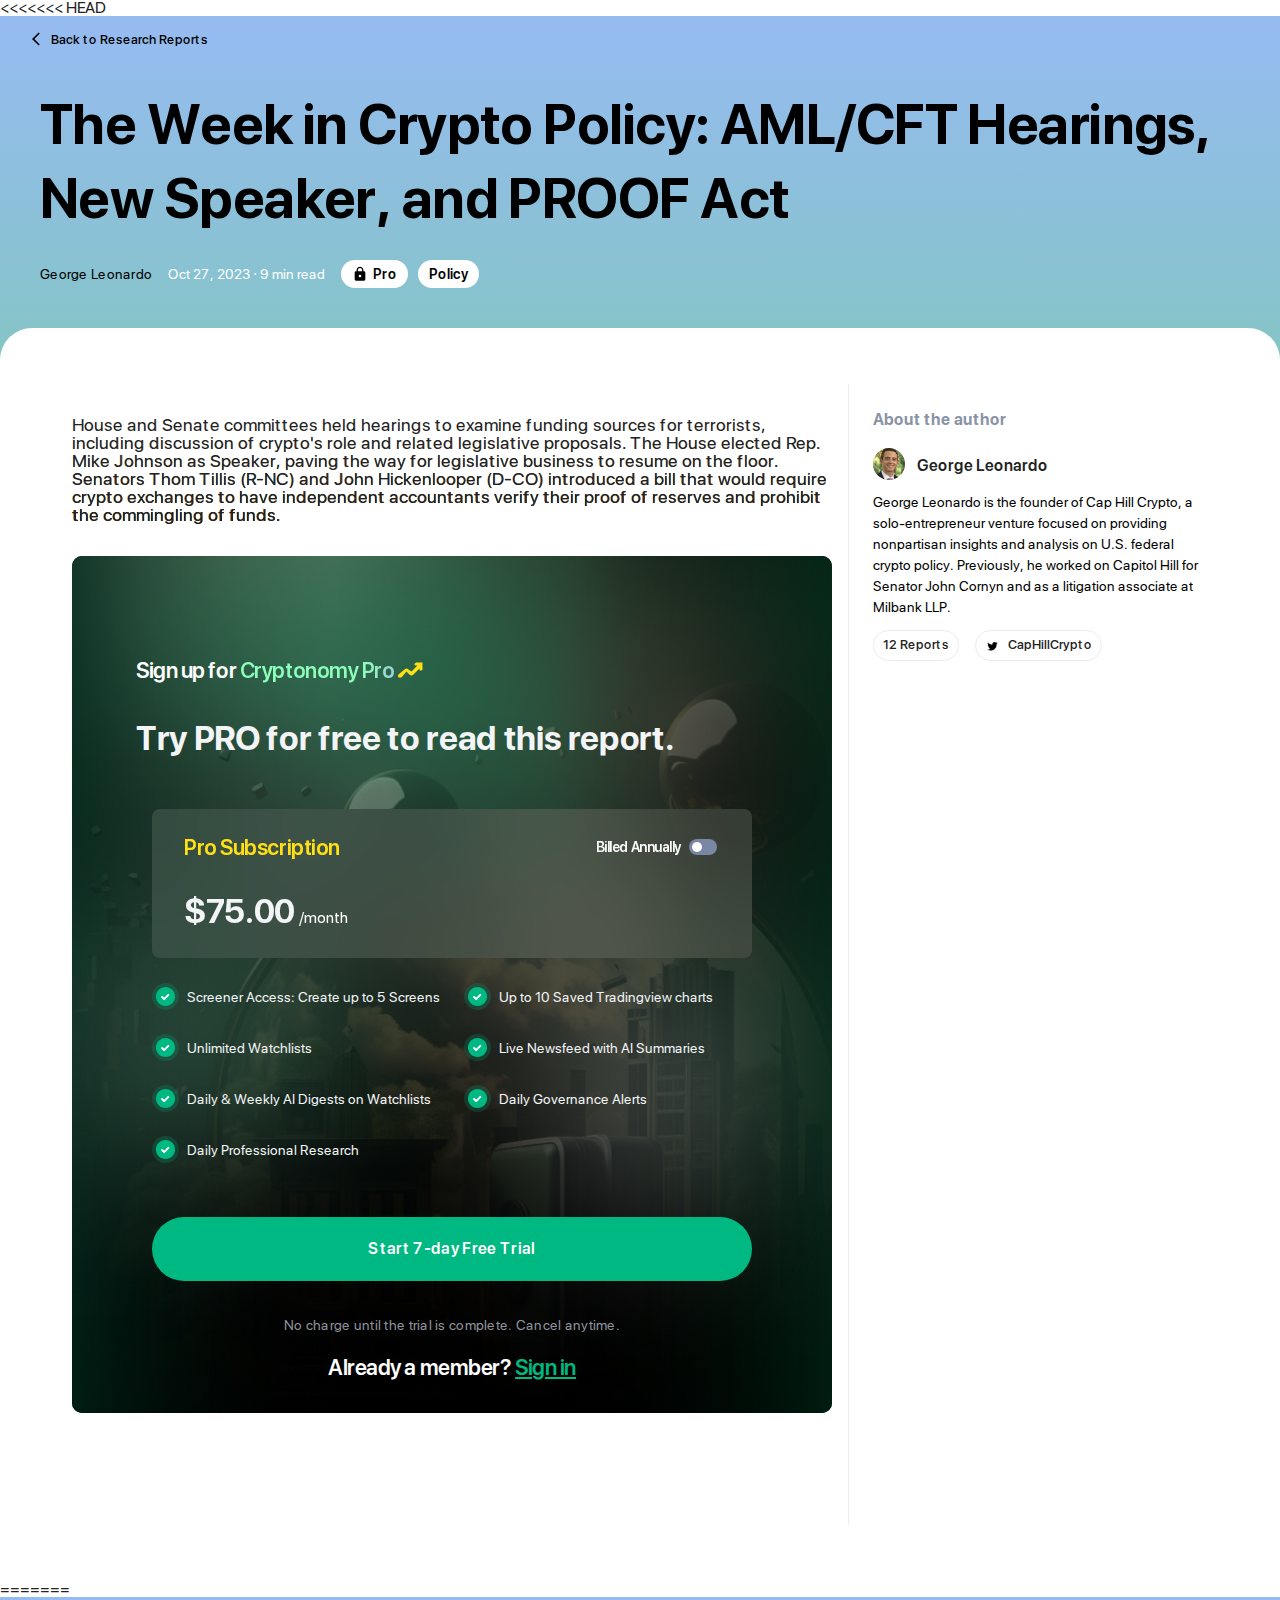
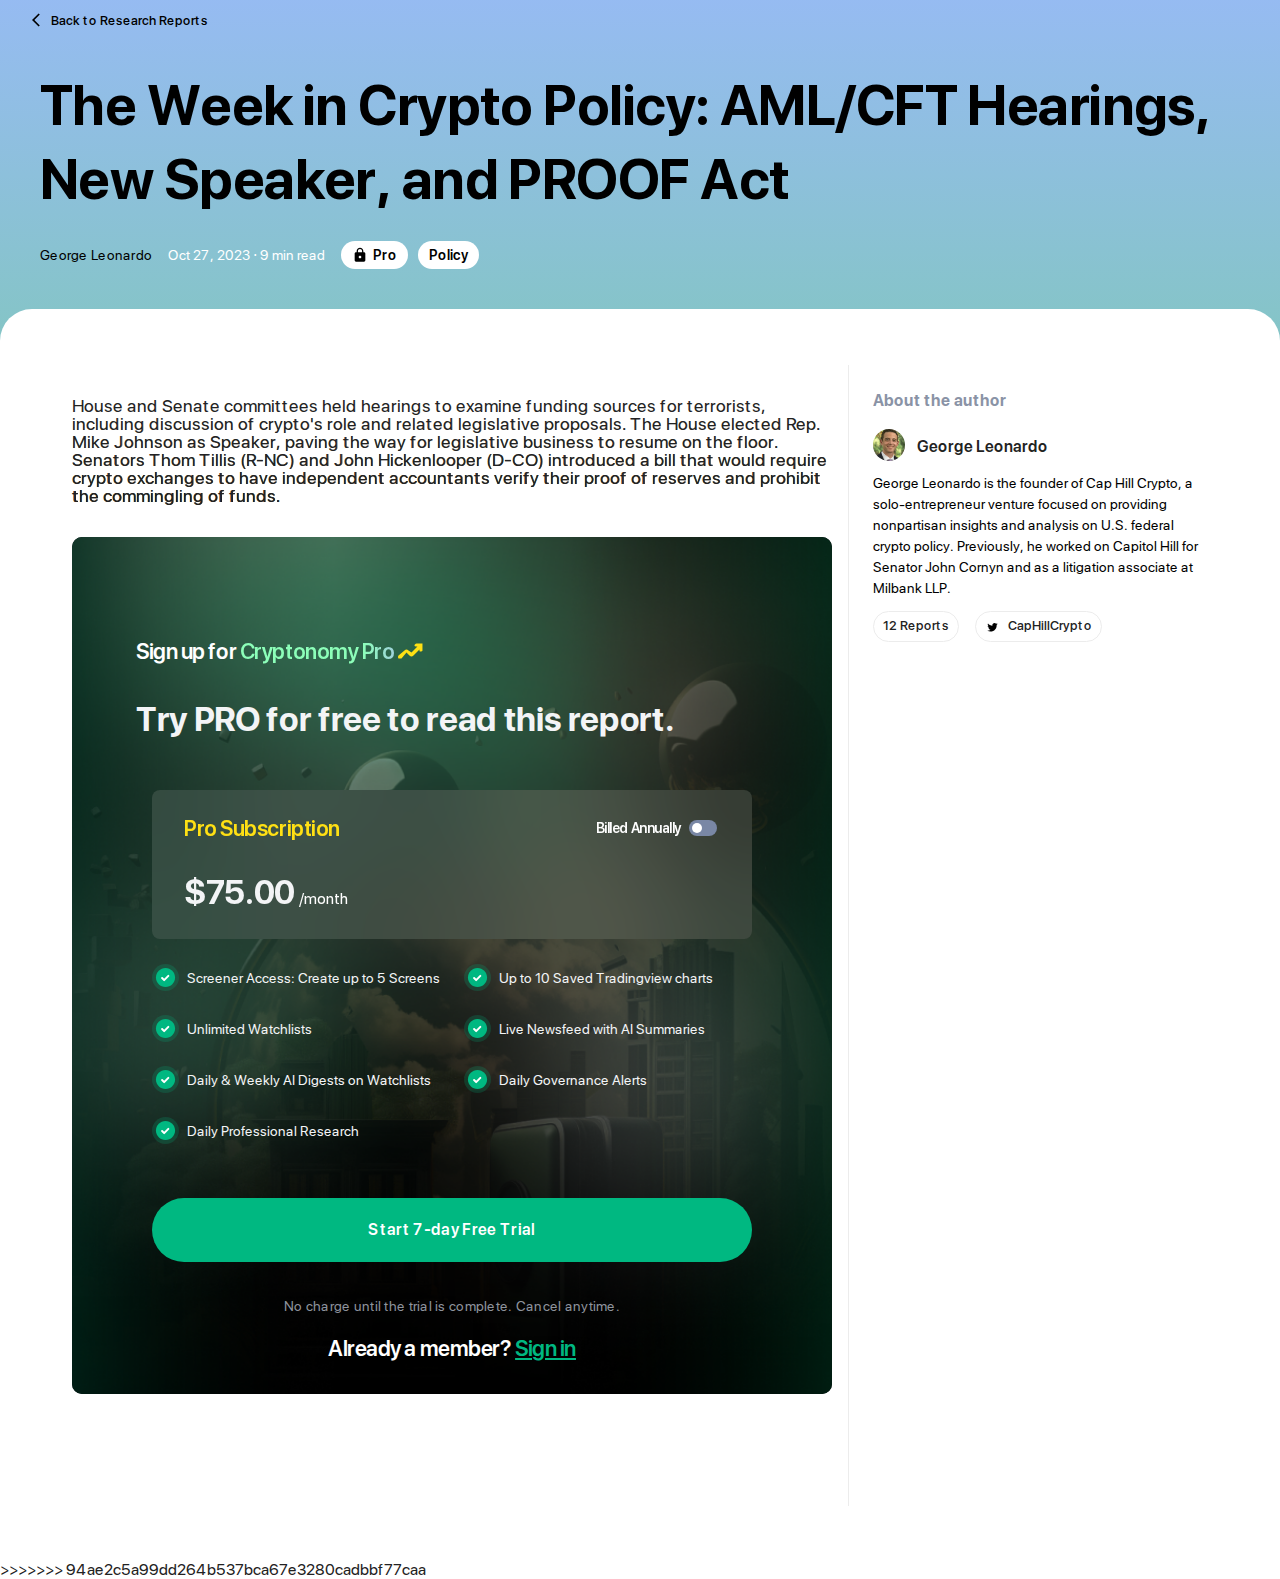
<file: page-close.html>
<<<<<<< HEAD
<!DOCTYPE html>
<html lang="en">

<head>
	<meta charset="UTF-8">
	<meta name="viewport" content="width=device-width, initial-scale=1.0">
	<link rel="stylesheet" href="./css/reset.css">
	<link rel="stylesheet" href="./css/fonts.css">
	<link rel="stylesheet" href="./css/page-close.css">
	<title>Page close</title>
</head>

<body>
	<main class='private-main'>
		<div class="private-main__bg"></div>
		<div class="private-navigate">
			<a href="#" class='private-navigate__link'>
				<svg class="private-navigate__svg" focusable="false" aria-hidden="true" viewBox="0 0 24 24"
					data-testid="ArrowBackIosIcon">
					<path d="M11.67 3.87 9.9 2.1 0 12l9.9 9.9 1.77-1.77L3.54 12z"></path>
				</svg>
				Back to Research Reports
			</a>
		</div>
		<div class="private-left__top-tag">
			<div class="container">

				<h1 class='private-left__top-title'>The Week in Crypto Policy: AML/CFT Hearings, New Speaker,
					and
					PROOF Act</h1>
				<div class="private-left__top-bottom">
					<div class="bottom-left">
						<div class="bottom-left__ava">
							<img src="./images/page/ava.avif" alt="">
						</div>
						<a href='author.html' class="bottom-left__name">George Leonardo</a>
					</div>
					<div class="bottom-right">
						Oct 27, 2023 ⋅ 9 min read
					</div>
					<div class="tags">
						<div class="tag">
							<svg class="" focusable="false" aria-hidden="true" viewBox="0 0 24 24"
								data-testid="LockIcon">
								<path
									d="M18 8h-1V6c0-2.76-2.24-5-5-5S7 3.24 7 6v2H6c-1.1 0-2 .9-2 2v10c0 1.1.9 2 2 2h12c1.1 0 2-.9 2-2V10c0-1.1-.9-2-2-2zm-6 9c-1.1 0-2-.9-2-2s.9-2 2-2 2 .9 2 2-.9 2-2 2zm3.1-9H8.9V6c0-1.71 1.39-3.1 3.1-3.1 1.71 0 3.1 1.39 3.1 3.1v2z">
								</path>
							</svg>
							<span>Pro</span>
						</div>
						<div class="tag">Policy</div>
					</div>
				</div>
			</div>
		</div>
		</div>
		<div class="main-private">
			<div class="private-left">
				<div class="private-left__container">
					<div class="private-left__top">
						<div class="private-left__content">
							<div class="private-left__content-hide">
								House and Senate committees held hearings to examine funding sources for terrorists,
								including
								discussion of crypto's role and related legislative proposals.

								The House elected Rep. Mike Johnson as Speaker, paving the way for legislative business
								to
								resume on the floor.

								Senators Thom Tillis (R-NC) and John Hickenlooper (D-CO) introduced a bill that would
								require
								crypto exchanges to have independent accountants verify their proof of reserves and
								prohibit
								the
								commingling of funds.
							</div>
							<div class="private-left__box">
								<img class='private-left__box-img' src="./images/page-close.png" alt="">
								<div class="private-left__box-inner">
									<h6 class="private-left__box-title">Sign up for <span>
											Cryptonomy Pro <svg xmlns="http://www.w3.org/2000/svg" width="25"
												height="16" viewBox="0 0 25 16" fill="none">
												<path
													d="M24.4692 1.44848C24.3876 1.24512 24.6164 0.601825 24.4692 0.448475C24.4452 0.423472 23.4932 0.470144 23.4692 0.448475C23.338 0.326795 23.6356 0.518483 23.4692 0.448475C23.2948 0.373467 22.6548 0.456809 22.4692 0.448475C22.4452 0.448475 22.4932 0.448475 22.4692 0.448475H18.4692C17.586 0.448475 16.4692 1.52838 16.4692 2.44848C16.4692 3.36857 17.586 3.44848 18.4692 3.44848H19.4692L13.4692 9.44847L10.4692 7.44848C9.22116 6.15834 7.71249 6.15167 6.46922 7.44848L0.469224 12.4485C-0.156408 13.1002 -0.156408 14.7967 0.469224 15.4485C0.781239 15.7735 2.0596 15.4485 2.46922 15.4485C2.87884 15.4485 3.15721 15.7735 3.46922 15.4485L8.46922 9.44847L11.4692 12.4485C12.7221 13.7419 14.226 13.7486 15.4692 12.4485L21.4692 6.44848V7.44848C21.4692 8.36858 21.586 8.44847 22.4692 8.44847C23.3525 8.44847 24.4692 8.36858 24.4692 7.44848V2.44848C24.4692 2.23178 24.5492 1.65183 24.4692 1.44848Z"
													fill="#FFE014" />
											</svg>
										</span></h6>
									<h6 class="private-left__box-subtitle">Try PRO for free to read this report.</h6>
									<div class="private-left__box-content">
										<div class="private-left__box-content-wrapper">
											<h6 class="private-left__content-title">Pro Subscription
												<div class="private-left__content-top-right">
													<p class='private-left__right-text' id='private-left__right-text'>
														Billed
														Annually
													</p>
													<label for="private__checkbox" class='checkbox'>
														<input type="checkbox" id='private__checkbox'
															class='private__checkbox'>
														<span class="checkbox__custom"></span>
													</label>
												</div>
											</h6>
											<div class="private-left__content-top">
												<div class="private-left__content-top-left">
													<span class='private-left__price'
														id='private-left__price'>$75.00</span>
													<div class="private-left__month">/month</div>
												</div>

											</div>
										</div>
										<ul class="private-list">
											<li class='private-list__item'>
												<span class='private-list__item-svg'>
													<img src="./images/check.svg" alt="">
												</span>
												<p class='private-list__item-text'>Screener Access: Create up to 5
													Screens
												</p>
											</li>
											<li class='private-list__item'>
												<span class='private-list__item-svg'>
													<img src="./images/check.svg" alt="">
												</span>
												<p class='private-list__item-text'>Up to 10 Saved Tradingview charts</p>
											</li>
											<li class='private-list__item'>
												<span class='private-list__item-svg'>
													<img src="./images/check.svg" alt="">
												</span>
												<p class='private-list__item-text'>Unlimited Watchlists</p>
											</li>
											<li class='private-list__item'>
												<span class='private-list__item-svg'>
													<img src="./images/check.svg" alt="">
												</span>
												<p class='private-list__item-text'>Live Newsfeed with AI Summaries</p>
											</li>
											<li class='private-list__item'>
												<span class='private-list__item-svg'>
													<img src="./images/check.svg" alt="">
												</span>
												<p class='private-list__item-text'>Daily & Weekly AI Digests on
													Watchlists
												</p>
											</li>
											<li class='private-list__item'>
												<span class='private-list__item-svg'>
													<img src="./images/check.svg" alt="">
												</span>
												<p class='private-list__item-text'>Daily Governance Alerts</p>
											</li>
											<li class='private-list__item'>
												<span class='private-list__item-svg'>
													<img src="./images/check.svg" alt="">
												</span>
												<p class='private-list__item-text'>Daily Professional Research</p>
											</li>
										</ul>
										<a href="#" class="private-left__content-link">
											Start 7-day Free Trial
										</a>
									</div>
									<div class="private-left__box-bottom">
										<p class="text">No charge until the trial is complete. Cancel anytime.</p>
										<p class='text-already'>Already a member? <a href="#">Sign in</a>
										</p>
									</div>
								</div>
							</div>
						</div>
					</div>
				</div>
				<div class="private-right">
					<div class="private-right__top">
						<h5 class='private-right__top-subtitle'>About the author</h5>
						<div class="private-right__top-author">
							<div class="private-right__top-ava">
								<img src="./images/page/ava.avif" alt="">
							</div>
							<a href='/author.html' class="private-right__top-name">George Leonardo</a>
						</div>
						<p class="private-right__top-text">George Leonardo is the founder of Cap Hill Crypto, a
							solo-entrepreneur venture focused on providing nonpartisan insights and analysis on U.S.
							federal
							crypto policy. Previously, he worked on Capitol Hill for Senator John Cornyn and as a
							litigation
							associate at Milbank LLP.</p>
						<div class="private-right__top-buttons">
							<button class='button'>12 Reports</button>
							<button class='button'><svg focusable="false" aria-hidden="true" viewBox="0 0 24 24"
									data-testid="TwitterIcon">
									<path
										d="M22.46 6c-.77.35-1.6.58-2.46.69.88-.53 1.56-1.37 1.88-2.38-.83.5-1.75.85-2.72 1.05C18.37 4.5 17.26 4 16 4c-2.35 0-4.27 1.92-4.27 4.29 0 .34.04.67.11.98C8.28 9.09 5.11 7.38 3 4.79c-.37.63-.58 1.37-.58 2.15 0 1.49.75 2.81 1.91 3.56-.71 0-1.37-.2-1.95-.5v.03c0 2.08 1.48 3.82 3.44 4.21a4.22 4.22 0 0 1-1.93.07 4.28 4.28 0 0 0 4 2.98 8.521 8.521 0 0 1-5.33 1.84c-.34 0-.68-.02-1.02-.06C3.44 20.29 5.7 21 8.12 21 16 21 20.33 14.46 20.33 8.79c0-.19 0-.37-.01-.56.84-.6 1.56-1.36 2.14-2.23z">
									</path>
								</svg>CapHillCrypto</button>
						</div>
					</div>
				</div>
			</div>
	</main>
	<script src="js/main.js"></script>
</body>

=======
<!DOCTYPE html>
<html lang="en">

<head>
	<meta charset="UTF-8">
	<meta name="viewport" content="width=device-width, initial-scale=1.0">
	<link rel="stylesheet" href="./css/reset.css">
	<link rel="stylesheet" href="./css/fonts.css">
	<link rel="stylesheet" href="./css/page-close.css">
	<title>Page close</title>
</head>

<body>
	<main class='private-main'>
		<div class="private-main__bg"></div>
		<div class="private-navigate">
			<a href="#" class='private-navigate__link'>
				<svg class="private-navigate__svg" focusable="false" aria-hidden="true" viewBox="0 0 24 24"
					data-testid="ArrowBackIosIcon">
					<path d="M11.67 3.87 9.9 2.1 0 12l9.9 9.9 1.77-1.77L3.54 12z"></path>
				</svg>
				Back to Research Reports
			</a>
		</div>
		<div class="private-left__top-tag">
			<div class="container">

				<h1 class='private-left__top-title'>The Week in Crypto Policy: AML/CFT Hearings, New Speaker,
					and
					PROOF Act</h1>
				<div class="private-left__top-bottom">
					<div class="bottom-left">
						<div class="bottom-left__ava">
							<img src="./images/page/ava.avif" alt="">
						</div>
						<a href='author.html' class="bottom-left__name">George Leonardo</a>
					</div>
					<div class="bottom-right">
						Oct 27, 2023 ⋅ 9 min read
					</div>
					<div class="tags">
						<div class="tag">
							<svg class="" focusable="false" aria-hidden="true" viewBox="0 0 24 24"
								data-testid="LockIcon">
								<path
									d="M18 8h-1V6c0-2.76-2.24-5-5-5S7 3.24 7 6v2H6c-1.1 0-2 .9-2 2v10c0 1.1.9 2 2 2h12c1.1 0 2-.9 2-2V10c0-1.1-.9-2-2-2zm-6 9c-1.1 0-2-.9-2-2s.9-2 2-2 2 .9 2 2-.9 2-2 2zm3.1-9H8.9V6c0-1.71 1.39-3.1 3.1-3.1 1.71 0 3.1 1.39 3.1 3.1v2z">
								</path>
							</svg>
							<span>Pro</span>
						</div>
						<div class="tag">Policy</div>
					</div>
				</div>
			</div>
		</div>
		</div>
		<div class="main-private">
			<div class="private-left">
				<div class="private-left__container">
					<div class="private-left__top">
						<div class="private-left__content">
							<div class="private-left__content-hide">
								House and Senate committees held hearings to examine funding sources for terrorists,
								including
								discussion of crypto's role and related legislative proposals.

								The House elected Rep. Mike Johnson as Speaker, paving the way for legislative business
								to
								resume on the floor.

								Senators Thom Tillis (R-NC) and John Hickenlooper (D-CO) introduced a bill that would
								require
								crypto exchanges to have independent accountants verify their proof of reserves and
								prohibit
								the
								commingling of funds.
							</div>
							<div class="private-left__box">
								<img class='private-left__box-img' src="./images/page-close.png" alt="">
								<div class="private-left__box-inner">
									<h6 class="private-left__box-title">Sign up for <span>
											Cryptonomy Pro <svg xmlns="http://www.w3.org/2000/svg" width="25"
												height="16" viewBox="0 0 25 16" fill="none">
												<path
													d="M24.4692 1.44848C24.3876 1.24512 24.6164 0.601825 24.4692 0.448475C24.4452 0.423472 23.4932 0.470144 23.4692 0.448475C23.338 0.326795 23.6356 0.518483 23.4692 0.448475C23.2948 0.373467 22.6548 0.456809 22.4692 0.448475C22.4452 0.448475 22.4932 0.448475 22.4692 0.448475H18.4692C17.586 0.448475 16.4692 1.52838 16.4692 2.44848C16.4692 3.36857 17.586 3.44848 18.4692 3.44848H19.4692L13.4692 9.44847L10.4692 7.44848C9.22116 6.15834 7.71249 6.15167 6.46922 7.44848L0.469224 12.4485C-0.156408 13.1002 -0.156408 14.7967 0.469224 15.4485C0.781239 15.7735 2.0596 15.4485 2.46922 15.4485C2.87884 15.4485 3.15721 15.7735 3.46922 15.4485L8.46922 9.44847L11.4692 12.4485C12.7221 13.7419 14.226 13.7486 15.4692 12.4485L21.4692 6.44848V7.44848C21.4692 8.36858 21.586 8.44847 22.4692 8.44847C23.3525 8.44847 24.4692 8.36858 24.4692 7.44848V2.44848C24.4692 2.23178 24.5492 1.65183 24.4692 1.44848Z"
													fill="#FFE014" />
											</svg>
										</span></h6>
									<h6 class="private-left__box-subtitle">Try PRO for free to read this report.</h6>
									<div class="private-left__box-content">
										<div class="private-left__box-content-wrapper">
											<h6 class="private-left__content-title">Pro Subscription
												<div class="private-left__content-top-right">
													<p class='private-left__right-text' id='private-left__right-text'>
														Billed
														Annually
													</p>
													<label for="private__checkbox" class='checkbox'>
														<input type="checkbox" id='private__checkbox'
															class='private__checkbox'>
														<span class="checkbox__custom"></span>
													</label>
												</div>
											</h6>
											<div class="private-left__content-top">
												<div class="private-left__content-top-left">
													<span class='private-left__price'
														id='private-left__price'>$75.00</span>
													<div class="private-left__month">/month</div>
												</div>

											</div>
										</div>
										<ul class="private-list">
											<li class='private-list__item'>
												<span class='private-list__item-svg'>
													<img src="./images/check.svg" alt="">
												</span>
												<p class='private-list__item-text'>Screener Access: Create up to 5
													Screens
												</p>
											</li>
											<li class='private-list__item'>
												<span class='private-list__item-svg'>
													<img src="./images/check.svg" alt="">
												</span>
												<p class='private-list__item-text'>Up to 10 Saved Tradingview charts</p>
											</li>
											<li class='private-list__item'>
												<span class='private-list__item-svg'>
													<img src="./images/check.svg" alt="">
												</span>
												<p class='private-list__item-text'>Unlimited Watchlists</p>
											</li>
											<li class='private-list__item'>
												<span class='private-list__item-svg'>
													<img src="./images/check.svg" alt="">
												</span>
												<p class='private-list__item-text'>Live Newsfeed with AI Summaries</p>
											</li>
											<li class='private-list__item'>
												<span class='private-list__item-svg'>
													<img src="./images/check.svg" alt="">
												</span>
												<p class='private-list__item-text'>Daily & Weekly AI Digests on
													Watchlists
												</p>
											</li>
											<li class='private-list__item'>
												<span class='private-list__item-svg'>
													<img src="./images/check.svg" alt="">
												</span>
												<p class='private-list__item-text'>Daily Governance Alerts</p>
											</li>
											<li class='private-list__item'>
												<span class='private-list__item-svg'>
													<img src="./images/check.svg" alt="">
												</span>
												<p class='private-list__item-text'>Daily Professional Research</p>
											</li>
										</ul>
										<a href="#" class="private-left__content-link">
											Start 7-day Free Trial
										</a>
									</div>
									<div class="private-left__box-bottom">
										<p class="text">No charge until the trial is complete. Cancel anytime.</p>
										<p class='text-already'>Already a member? <a href="#">Sign in</a>
										</p>
									</div>
								</div>
							</div>
						</div>
					</div>
				</div>
				<div class="private-right">
					<div class="private-right__top">
						<h5 class='private-right__top-subtitle'>About the author</h5>
						<div class="private-right__top-author">
							<div class="private-right__top-ava">
								<img src="./images/page/ava.avif" alt="">
							</div>
							<a href='/author.html' class="private-right__top-name">George Leonardo</a>
						</div>
						<p class="private-right__top-text">George Leonardo is the founder of Cap Hill Crypto, a
							solo-entrepreneur venture focused on providing nonpartisan insights and analysis on U.S.
							federal
							crypto policy. Previously, he worked on Capitol Hill for Senator John Cornyn and as a
							litigation
							associate at Milbank LLP.</p>
						<div class="private-right__top-buttons">
							<button class='button'>12 Reports</button>
							<button class='button'><svg focusable="false" aria-hidden="true" viewBox="0 0 24 24"
									data-testid="TwitterIcon">
									<path
										d="M22.46 6c-.77.35-1.6.58-2.46.69.88-.53 1.56-1.37 1.88-2.38-.83.5-1.75.85-2.72 1.05C18.37 4.5 17.26 4 16 4c-2.35 0-4.27 1.92-4.27 4.29 0 .34.04.67.11.98C8.28 9.09 5.11 7.38 3 4.79c-.37.63-.58 1.37-.58 2.15 0 1.49.75 2.81 1.91 3.56-.71 0-1.37-.2-1.95-.5v.03c0 2.08 1.48 3.82 3.44 4.21a4.22 4.22 0 0 1-1.93.07 4.28 4.28 0 0 0 4 2.98 8.521 8.521 0 0 1-5.33 1.84c-.34 0-.68-.02-1.02-.06C3.44 20.29 5.7 21 8.12 21 16 21 20.33 14.46 20.33 8.79c0-.19 0-.37-.01-.56.84-.6 1.56-1.36 2.14-2.23z">
									</path>
								</svg>CapHillCrypto</button>
						</div>
					</div>
				</div>
			</div>
	</main>
	<script src="js/main.js"></script>
</body>

>>>>>>> 94ae2c5a99dd264b537bca67e3280cadbbf77caa
</html>
</file>
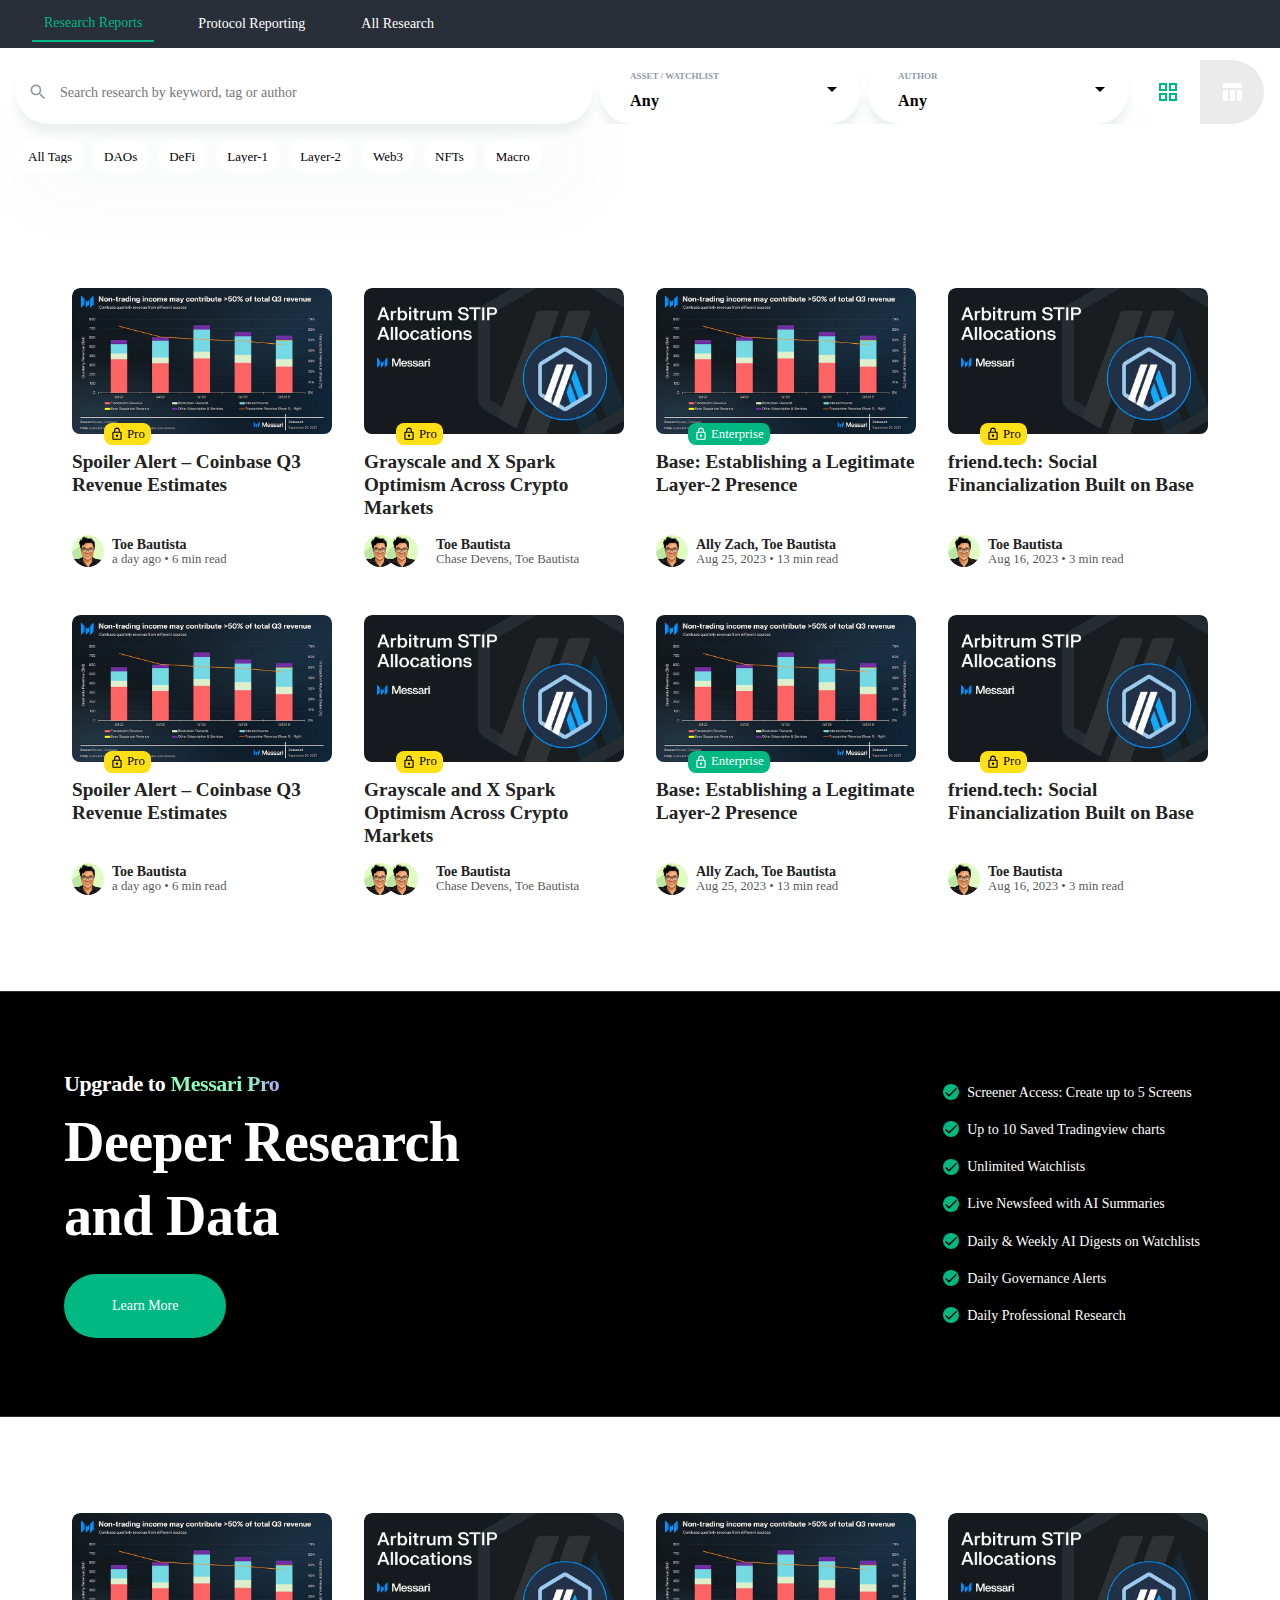
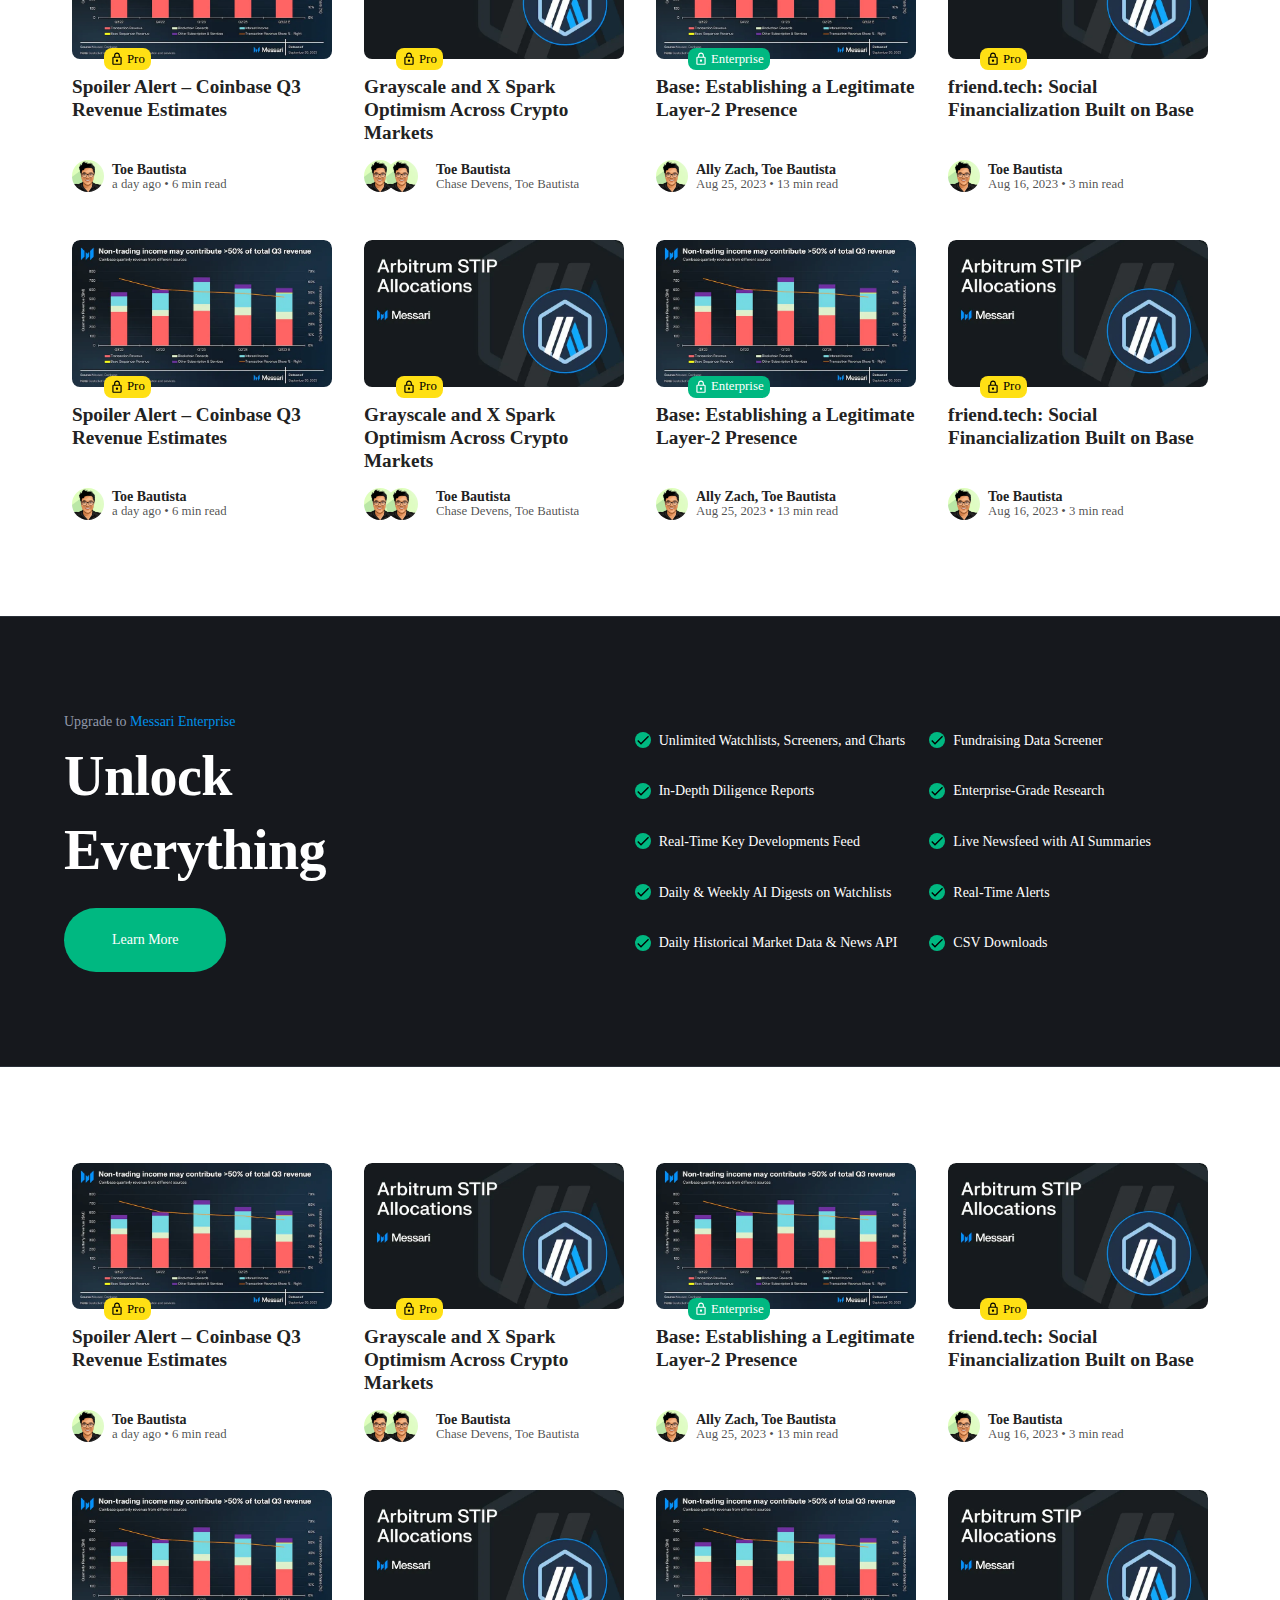
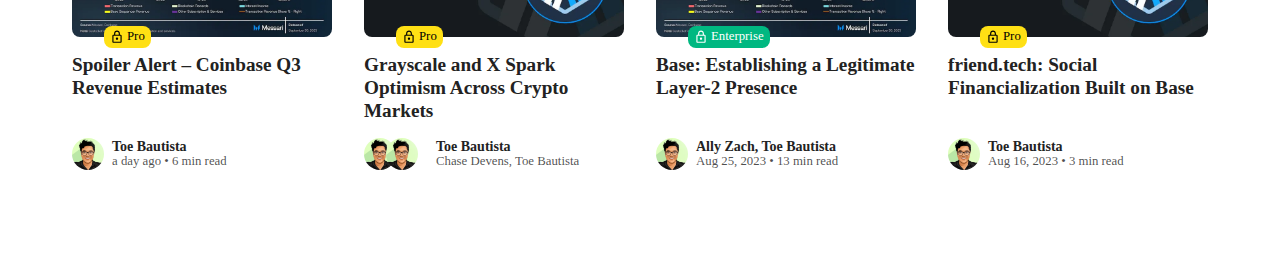
<file: research.html>
<!DOCTYPE html>
<html lang="en">

<head>
	<meta charset="UTF-8">
	<meta name="viewport" content="width=device-width, initial-scale=1.0">
	<link rel="stylesheet" href="css/reset.css">
	<link rel="stylesheet" href="css/styles.css">
	<title>Research Page</title>
</head>

<body>
	<div class="research-navigate">
		<a href="/research" class='research-navigate__link active'>
			Research Reports
		</a>
		<a href="/research/protocol-reporting.html" class='research-navigate__link'>
			Protocol Reporting
		</a>
		<a href="/research/research-and-protocols.html" class='research-navigate__link'>
			All Research
		</a>
	</div>
	<main class="research-main">
		<div class="research-main__top">
			<div class="research-main__top-container">
				<div class="research-main__top-wrapper">
					<div class="research-main__filter">
						<div class="research-main__filter-top">
							<div class="research-main__filter-top-right">
								<div class='top-input__img'>
									<svg class="MuiSvgIcon-root MuiSvgIcon-fontSizeInherit css-1cw4hi4"
										focusable="false" aria-hidden="true" viewBox="0 0 24 24"
										data-testid="SearchIcon">
										<path
											d="M15.5 14h-.79l-.28-.27C15.41 12.59 16 11.11 16 9.5 16 5.91 13.09 3 9.5 3S3 5.91 3 9.5 5.91 16 9.5 16c1.61 0 3.09-.59 4.23-1.57l.27.28v.79l5 4.99L20.49 19l-4.99-5zm-6 0C7.01 14 5 11.99 5 9.5S7.01 5 9.5 5 14 7.01 14 9.5 11.99 14 9.5 14z">
										</path>
									</svg>
								</div>
								<div class="top-input__search">
									<input type="text" placeholder='Search research by keyword, tag or author'>
								</div>
							</div>
							<div class="filter-top">
								<button class="filter-top__button">
									<div class="button__left" id='filter-top__button-assets'>
										<div class="title">Asset / Watchlist</div>
										<div class="text">Any</div>
										<svg class="button__right arrow-assets" focusable="false" aria-hidden="true"
											viewBox="0 0 24 24" data-testid="ArrowDropDownIcon">
											<path d="m7 10 5 5 5-5z"></path>
										</svg>
									</div>
									<div class="assets-filter__content">
										<div class="assets-filter__content-top">
											<input type="text" placeholder='Filter...' id='search_filter_assets'>
										</div>
										<div class="assets-filter__content-center">
											<div class="center-top">
												<div class="center-top__row">
													<h6>Watchlists</h6>
													<a href="#">Create new</a>
												</div>
												<p class="center-top__text">You have not created any watchlists.</p>
												<div class="center-top__sublist">
													<h6>Assets</h6>
													<label for="select-all-checkbox">
														<input type="checkbox" id="select-all-checkbox">
														<span id="select-all-text">Select All</span>
													</label>
												</div>
											</div>
											<p class='result__filter-text'></p>
											<ul class="assets-filter__list">
												<!-- 1 -->
												<li class="assets-filter__item">
													<label class='assets-filter__label' for="assets__checkbox1">
														<input type="checkbox" id='assets__checkbox1'
															class='assets-filter__input'>
														<span class='assets__checkbox'></span>
														<div class='assets-filter__center'>
															<p>Bitcoin
															</p>
															<span>BTC</span>
														</div>
														<div class='assets-filter__item-img'>
															<img src="./images/coins/1.png" alt="">
														</div>
													</label>
												</li>
												<!-- 2 -->
												<li class="assets-filter__item">
													<label class='assets-filter__label' for="assets__checkbox2">
														<input type="checkbox" id='assets__checkbox2'
															class='assets-filter__input'>
														<span class='assets__checkbox'></span>
														<div class='assets-filter__center'>
															<p>Ethereum</p>
															<span>ETH</span>
														</div>
														<div class='assets-filter__item-img'>
															<img src="./images/coins/2.png" alt="">
														</div>
													</label>
												</li>
												<!-- 3 -->
												<li class="assets-filter__item">
													<label class='assets-filter__label' for="assets__checkbox3">
														<input type="checkbox" id='assets__checkbox3'
															class='assets-filter__input'>
														<span class='assets__checkbox'></span>
														<div class='assets-filter__center'>
															<p>Tether</p>
															<span>USDT</span>
														</div>
														<div class='assets-filter__item-img'>
															<img src="./images/coins/3.png" alt="">
														</div>
													</label>
												</li>
												<!-- 4 -->
												<li class="assets-filter__item">
													<label class='assets-filter__label' for="assets__checkbox4">
														<input type="checkbox" id='assets__checkbox4'
															class='assets-filter__input'>
														<span class='assets__checkbox'></span>
														<div class='assets-filter__center'>
															<p>BNB</p>
															<span>BNB</span>
														</div>
														<div class='assets-filter__item-img'>
															<img src="./images/coins/4.png" alt="">
														</div>
													</label>
												</li>
												<!-- 5 -->
												<li class="assets-filter__item">
													<label class='assets-filter__label' for="assets__checkbox5">
														<input type="checkbox" id='assets__checkbox5'
															class='assets-filter__input'>
														<span class='assets__checkbox'></span>
														<div class='assets-filter__center'>
															<p>XRP</p>
															<span>XRP</span>
														</div>
														<div class='assets-filter__item-img'>
															<img src="./images/coins/5.png" alt="">
														</div>
													</label>
												</li>
												<!-- 6 -->
												<li class="assets-filter__item">
													<label class='assets-filter__label' for="assets__checkbox6">
														<input type="checkbox" id='assets__checkbox6'
															class='assets-filter__input'>
														<span class='assets__checkbox'></span>
														<div class='assets-filter__center'>
															<p>USDC</p>
															<span>USDC</span>
														</div>
														<div class='assets-filter__item-img'>
															<img src="./images/coins/6.png" alt="">
														</div>
													</label>
												</li>
												<!-- 7 -->
												<li class="assets-filter__item">
													<label class='assets-filter__label' for="assets__checkbox7">
														<input type="checkbox" id='assets__checkbox7'
															class='assets-filter__input'>
														<span class='assets__checkbox'></span>
														<div class='assets-filter__center'>
															<p>Solana</p>
															<span>SOL</span>
														</div>
														<div class='assets-filter__item-img'>
															<img src="./images/coins/7.png" alt="">
														</div>
													</label>
												</li>
												<!-- 8 -->
												<li class="assets-filter__item">
													<label class='assets-filter__label' for="assets__checkbox8">
														<input type="checkbox" id='assets__checkbox8'
															class='assets-filter__input'>
														<span class='assets__checkbox'></span>
														<div class='assets-filter__center'>
															<p>Lido Staked Ether</p>
															<span>STETH</span>
														</div>
														<div class='assets-filter__item-img'>
															<img src="./images/coins/8.png" alt="">
														</div>
													</label>
												</li>
												<!-- 9 -->
												<li class="assets-filter__item">
													<label class='assets-filter__label' for="assets__checkbox9">
														<input type="checkbox" id='assets__checkbox9'
															class='assets-filter__input'>
														<span class='assets__checkbox'></span>
														<div class='assets-filter__center'>
															<p>Cardano</p>
															<span>ADA</span>
														</div>
														<div class='assets-filter__item-img'>
															<img src="./images/coins/9.png" alt="">
														</div>
													</label>
												</li>
												<!-- 10 -->
												<li class="assets-filter__item">
													<label class='assets-filter__label' for="assets__checkbox10">
														<input type="checkbox" id='assets__checkbox10'
															class='assets-filter__input'>
														<span class='assets__checkbox'></span>
														<div class='assets-filter__center'>
															<p>Dogecoin</p>
															<span>DOGE</span>
														</div>
														<div class='assets-filter__item-img'>
															<img src="./images/coins/10.png" alt="">
														</div>
													</label>
												</li>
											</ul>
										</div>
									</div>
								</button>
								<button class="filter-top__button">
									<div class="button__left" id='filter-top__button-author'>
										<div class="title">Author</div>
										<div class="author__text" id="selected-author">Any</div>
										<svg class="button__right arrow-author" focusable="false" aria-hidden="true"
											viewBox="0 0 24 24" data-testid="ArrowDropDownIcon">
											<path d="m7 10 5 5 5-5z"></path>
										</svg>
									</div>
									<div class="author-filter__content" id='author-filter__content'>
										<div class="author-filter__content-top">
											<input type="text" placeholder='Filter...' id='search_filter_author'>
											<label for="select-all-checkbox-author">
												<input type="checkbox" class='' id="select-all-checkbox-author">
												<span id="select-all-text-author">Select All</span>
											</label>
										</div>
										<div class="author-filter__content-center">
											<ul class='author-filter__content-list'>
												<!-- 1 -->
												<li class="author-filter__item">
													<label class='author-filter__label' for="author__checkbox1">
														<input type="checkbox" id='author__checkbox1'
															class='assets-filter__input'>
														<span class='assets__checkbox'></span>
														<p class='author-filter__center'>
															Ally Zach

														</p>
														<div class='author-filter__item-img'>
															<img src="./images/research/author/filter/1.avif" alt="">
														</div>
													</label>
												</li>
												<!-- 2 -->
												<li class="author-filter__item">
													<label class='author-filter__label' for="author__checkbox2">
														<input type="checkbox" id='author__checkbox2'
															class='assets-filter__input'>
														<span class='assets__checkbox'></span>
														<p class='author-filter__center'>
															AJ Scolaro
														</p>
														<div class='author-filter__item-img'>
															<img src="./images/research/author/filter/2.avif" alt="">
														</div>
													</label>
												</li>
												<!-- 3 -->
												<li class="author-filter__item">
													<label class='author-filter__label' for="author__checkbox3">
														<input type="checkbox" id='author__checkbox3'
															class='assets-filter__input'>
														<span class='assets__checkbox'></span>
														<p class='author-filter__center'>
															John_TotalValue_Locke
														</p>
														<div class='author-filter__item-img'>
															<img src="./images/research/author/filter/3.avif" alt="">
														</div>
													</label>
												</li>
												<!-- 4 -->
												<li class="author-filter__item">
													<label class='author-filter__label' for="author__checkbox4">
														<input type="checkbox" id='author__checkbox4'
															class='assets-filter__input'>
														<span class='assets__checkbox'></span>
														<p class='author-filter__center'>
															Ainsley To
														</p>
														<div class='author-filter__item-img'>
															<img src="./images/research/author/filter/4.avif" alt="">
														</div>
													</label>
												</li>
												<!-- 5 -->
												<li class="author-filter__item">
													<label class='author-filter__label' for="author__checkbox5">
														<input type="checkbox" id='author__checkbox5'
															class='assets-filter__input'>
														<span class='assets__checkbox'></span>
														<p class='author-filter__center'>
															AJ Scolaro
														</p>
														<div class='author-filter__item-img'>
															<img src="./images/research/author/filter/5.avif" alt="">
														</div>
													</label>
												</li>
												<!-- 6 -->
												<li class="author-filter__item">
													<label class='author-filter__label' for="author__checkbox6">
														<input type="checkbox" id='author__checkbox6'
															class='assets-filter__input'>
														<span class='assets__checkbox'></span>
														<p class='author-filter__center'>
															Jerry Sun
														</p>
														<div class='author-filter__item-img'>
															<img src="./images/research/author/filter/6.avif" alt="">
														</div>
													</label>
												</li>
												<!-- 7 -->
												<li class="author-filter__item">
													<label class='author-filter__label' for="author__checkbox7">
														<input type="checkbox" id='author__checkbox7'
															class='assets-filter__input'>
														<span class='assets__checkbox'></span>
														<p class='author-filter__center'>
															AJ Scolaro
														</p>
														<div class='author-filter__item-img'>
															<img src="./images/research/author/filter/7.avif" alt="">
														</div>
													</label>
												</li>
												<!-- 8 -->
												<li class="author-filter__item">
													<label class='author-filter__label' for="author__checkbox8">
														<input type="checkbox" id='author__checkbox8'
															class='assets-filter__input'>
														<span class='assets__checkbox'></span>
														<p class='author-filter__center'>
															AJ Scolaro
														</p>
														<div class='author-filter__item-img'>
															<img src="./images/research/author/filter/8.avif" alt="">
														</div>
													</label>
												</li>
												<!-- 9 -->
												<li class="author-filter__item">
													<label class='author-filter__label' for="author__checkbox9">
														<input type="checkbox" id='author__checkbox9'
															class='assets-filter__input'>
														<span class='assets__checkbox'></span>
														<p class='author-filter__center'>
															AJ Scolaro
														</p>
														<div class='author-filter__item-img'>
															<img src="./images/research/author/filter/9.avif" alt="">
														</div>
													</label>
												</li>
												<!-- 10 -->
												<li class="author-filter__item">
													<label class='author-filter__label' for="author__checkbox10">
														<input type="checkbox" id='author__checkbox10'
															class='assets-filter__input'>
														<span class='assets__checkbox'></span>
														<p class='author-filter__center'>
															AJ Scolaro
														</p>
														<div class='author-filter__item-img'>
															<img src="./images/research/author/filter/10.avif" alt="">
														</div>
													</label>
												</li>
												<!--  -->
											</ul>
										</div>
									</div>
								</button>
								<div class="filter-top__box">
									<button class='filter-top__box-one active'>
										<svg class="" focusable="false" aria-hidden="true" viewBox="0 0 24 24"
											data-testid="GridViewIcon">
											<path fill-rule="evenodd"
												d="M3 3v8h8V3H3zm6 6H5V5h4v4zm-6 4v8h8v-8H3zm6 6H5v-4h4v4zm4-16v8h8V3h-8zm6 6h-4V5h4v4zm-6 4v8h8v-8h-8zm6 6h-4v-4h4v4z">
											</path>
										</svg>
									</button>
									<button class='filter-top__box-two'>
										<svg class="" focusable="false" aria-hidden="true" viewBox="0 0 24 24"
											data-testid="TableChartIcon">
											<path
												d="M10 10.02h5V21h-5zM17 21h3c1.1 0 2-.9 2-2v-9h-5v11zm3-18H5c-1.1 0-2 .9-2 2v3h19V5c0-1.1-.9-2-2-2zM3 19c0 1.1.9 2 2 2h3V10H3v9z">
											</path>
										</svg>
									</button>
								</div>
							</div>
						</div>
						<div class="research-main__filter-bottom box">
							<div class="box-item" data-tag="All-Tags">
								<span>All Tags</span>
							</div>
							<div class="box-item" data-tag="DAOs">
								<span>DAOs</span>
							</div>
							<div class="box-item" data-tag="DeFi">
								<span>DeFi</span>
							</div>
							<div class="box-item" data-tag="Layer-1">
								<span>Layer-1</span>
							</div>
							<div class="box-item" data-tag="Layer-2">
								<span>Layer-2</span>
							</div>
							<div class="box-item" data-tag="Web3">
								<span>Web3</span>
							</div>
							<div class="box-item" data-tag="NFTs">
								<span>NFTs</span>
							</div>
							<div class="box-item" data-tag="Macro">
								<span>Macro</span>
							</div>
						</div>
					</div>
					<!-- hello -->
					<div class="research-main__filter mob">
						<div class="mob-filter">
							<div class="mob-filter__search">
								<div class="mob-filter__search-inner ">
									<div class="mob-filter__search-img">
										<svg class="" focusable="false" aria-hidden="true" viewBox="0 0 24 24"
											data-testid="SearchIcon">
											<path
												d="M15.5 14h-.79l-.28-.27C15.41 12.59 16 11.11 16 9.5 16 5.91 13.09 3 9.5 3S3 5.91 3 9.5 5.91 16 9.5 16c1.61 0 3.09-.59 4.23-1.57l.27.28v.79l5 4.99L20.49 19l-4.99-5zm-6 0C7.01 14 5 11.99 5 9.5S7.01 5 9.5 5 14 7.01 14 9.5 11.99 14 9.5 14z">
											</path>
										</svg>
									</div>
									<div class="mob-filter__search-input">
										<input type="text" placeholder='Search: keyword, tag, author'>
									</div>
								</div>
								<button class='mob-filter__search-button' type='button'>Cancel</button>
							</div>
							<!-- tag -->
							<div class="mob-filter__tag">
								<div class="mob-filter__tag-inner">
									<span class='mob-filter__tag-inner-text'>All tags</span>
									<svg class="mob-filter__tag-svg" focusable="false" aria-hidden="true"
										viewBox="0 0 24 24" data-testid="ArrowDropDownOutlinedIcon">
										<path d="m7 10 5 5 5-5H7z"></path>
									</svg>
								</div>
							</div>
							<!-- filter -->
							<div class="mob-filter__filter">
								<button class="mob-filter__filter-button">
									<svg class="mob-filter__filter-svg" focusable="false" aria-hidden="true"
										viewBox="0 0 24 24" data-testid="FilterListRoundedIcon">
										<path
											d="M11 18h2c.55 0 1-.45 1-1s-.45-1-1-1h-2c-.55 0-1 .45-1 1s.45 1 1 1zM3 7c0 .55.45 1 1 1h16c.55 0 1-.45 1-1s-.45-1-1-1H4c-.55 0-1 .45-1 1zm4 6h10c.55 0 1-.45 1-1s-.45-1-1-1H7c-.55 0-1 .45-1 1s.45 1 1 1z">
										</path>
									</svg>
								</button>
							</div>
						</div>
					</div>
				</div>
			</div>
		</div>
		<div class="research-main__column">
			<div class="research-main__content">
				<!-- start content -->
				<div class="research-content">
					<div class="container">
						<div class="research-content__wrapper">
							<!-- 1 -->
							<div class="research-content__item">
								<a href='' class="research-content__item-img">
									<img src="./images/research/1.webp" alt="">
									<div class="research-content__item-status pro">
										<svg viewBox="0 0 24 24" fill="none" xmlns="http://www.w3.org/2000/svg"
											class="css-1ij4w9j">
											<path
												d="M18 8h-1V6c0-2.76-2.24-5-5-5S7 3.24 7 6v2H6c-1.1 0-2 .9-2 2v10c0 1.1.9 2 2 2h12c1.1 0 2-.9 2-2V10c0-1.1-.9-2-2-2zM9 6c0-1.66 1.34-3 3-3s3 1.34 3 3v2H9V6zm9 14H6V10h12v10zm-6-3c1.1 0 2-.9 2-2s-.9-2-2-2-2 .9-2 2 .9 2 2 2z"
												fill="currentColor"></path>
										</svg>
										Pro
									</div>
								</a>
								<h4 class="research-content__item-title">Spoiler Alert – Coinbase Q3 Revenue Estimates
								</h4>
								<div class="research-content__item-bottom item-box">
									<div class="item-box">
										<div class="item-box__left">
											<img src="./images/research/author/1.avif" alt="">
										</div>
										<div class="item-box__right">
											<h6 class="item-box__title">Toe Bautista</h6>
											<p class="item-box__text">a day ago • 6 min read</p>
										</div>
									</div>
								</div>
							</div>
							<!-- 2 -->
							<div class="research-content__item">
								<a href='' class="research-content__item-img">
									<img src="./images/research/2.webp" alt="">
									<div class="research-content__item-status pro">
										<svg viewBox="0 0 24 24" fill="none" xmlns="http://www.w3.org/2000/svg"
											class="css-1ij4w9j">
											<path
												d="M18 8h-1V6c0-2.76-2.24-5-5-5S7 3.24 7 6v2H6c-1.1 0-2 .9-2 2v10c0 1.1.9 2 2 2h12c1.1 0 2-.9 2-2V10c0-1.1-.9-2-2-2zM9 6c0-1.66 1.34-3 3-3s3 1.34 3 3v2H9V6zm9 14H6V10h12v10zm-6-3c1.1 0 2-.9 2-2s-.9-2-2-2-2 .9-2 2 .9 2 2 2z"
												fill="currentColor"></path>
										</svg>
										Pro
									</div>
								</a>
								<h4 class="research-content__item-title">Grayscale and X Spark Optimism
									Across Crypto Markets</h4>
								<div class="research-content__item-bottom item-box">
									<div class="item-box">
										<div class="item-box__left">
											<img src="./images/research/author/1.avif" alt="">
											<img src="./images/research/author/1.avif" alt="">
										</div>
										<div class="item-box__right">
											<h6 class="item-box__title">Toe Bautista</h6>
											<p class="item-box__text">Chase Devens, Toe Bautista</p>
										</div>
									</div>
								</div>
							</div>
							<!-- 3 -->
							<div class="research-content__item">
								<a href='' class="research-content__item-img">
									<img src="./images/research/1.webp" alt="">
									<div class="research-content__item-status enterprise">
										<svg viewBox="0 0 24 24" fill="none" xmlns="http://www.w3.org/2000/svg"
											class="css-1ij4w9j">
											<path
												d="M18 8h-1V6c0-2.76-2.24-5-5-5S7 3.24 7 6v2H6c-1.1 0-2 .9-2 2v10c0 1.1.9 2 2 2h12c1.1 0 2-.9 2-2V10c0-1.1-.9-2-2-2zM9 6c0-1.66 1.34-3 3-3s3 1.34 3 3v2H9V6zm9 14H6V10h12v10zm-6-3c1.1 0 2-.9 2-2s-.9-2-2-2-2 .9-2 2 .9 2 2 2z"
												fill="currentColor"></path>
										</svg>
										Enterprise
									</div>
								</a>
								<h4 class="research-content__item-title">Base: Establishing a Legitimate Layer-2
									Presence
								</h4>
								<div class="research-content__item-bottom item-box">
									<div class="item-box">
										<div class="item-box__left">
											<img src="./images/research/author/1.avif" alt="">
										</div>
										<div class="item-box__right">
											<h6 class="item-box__title">Ally Zach, Toe Bautista</h6>
											<p class="item-box__text">Aug 25, 2023 • 13 min read</p>
										</div>
									</div>
								</div>
							</div>
							<!-- 4 -->
							<div class="research-content__item">
								<a href='' class="research-content__item-img">
									<img src="./images/research/2.webp" alt="">
									<div class="research-content__item-status pro">
										<svg viewBox="0 0 24 24" fill="none" xmlns="http://www.w3.org/2000/svg"
											class="css-1ij4w9j">
											<path
												d="M18 8h-1V6c0-2.76-2.24-5-5-5S7 3.24 7 6v2H6c-1.1 0-2 .9-2 2v10c0 1.1.9 2 2 2h12c1.1 0 2-.9 2-2V10c0-1.1-.9-2-2-2zM9 6c0-1.66 1.34-3 3-3s3 1.34 3 3v2H9V6zm9 14H6V10h12v10zm-6-3c1.1 0 2-.9 2-2s-.9-2-2-2-2 .9-2 2 .9 2 2 2z"
												fill="currentColor"></path>
										</svg>
										Pro
									</div>
								</a>
								<h4 class="research-content__item-title">friend.tech: Social Financialization Built on
									Base
								</h4>
								<div class="research-content__item-bottom item-box">
									<div class="item-box">
										<div class="item-box__left">
											<img src="./images/research/author/1.avif" alt="">
										</div>
										<div class="item-box__right">
											<h6 class="item-box__title">Toe Bautista</h6>
											<p class="item-box__text">Aug 16, 2023 • 3 min read</p>
										</div>
									</div>
								</div>
							</div>
							<!-- 5 -->
							<!-- 6 -->
							<div class="research-content__item">
								<a href='' class="research-content__item-img">
									<img src="./images/research/1.webp" alt="">
									<div class="research-content__item-status pro">
										<svg viewBox="0 0 24 24" fill="none" xmlns="http://www.w3.org/2000/svg"
											class="css-1ij4w9j">
											<path
												d="M18 8h-1V6c0-2.76-2.24-5-5-5S7 3.24 7 6v2H6c-1.1 0-2 .9-2 2v10c0 1.1.9 2 2 2h12c1.1 0 2-.9 2-2V10c0-1.1-.9-2-2-2zM9 6c0-1.66 1.34-3 3-3s3 1.34 3 3v2H9V6zm9 14H6V10h12v10zm-6-3c1.1 0 2-.9 2-2s-.9-2-2-2-2 .9-2 2 .9 2 2 2z"
												fill="currentColor"></path>
										</svg>
										Pro
									</div>
								</a>
								<h4 class="research-content__item-title">Spoiler Alert – Coinbase Q3 Revenue Estimates
								</h4>
								<div class="research-content__item-bottom item-box">
									<div class="item-box">
										<div class="item-box__left">
											<img src="./images/research/author/1.avif" alt="">
										</div>
										<div class="item-box__right">
											<h6 class="item-box__title">Toe Bautista</h6>
											<p class="item-box__text">a day ago • 6 min read</p>
										</div>
									</div>
								</div>
							</div>
							<!-- 6 -->
							<div class="research-content__item">
								<a href='' class="research-content__item-img">
									<img src="./images/research/2.webp" alt="">
									<div class="research-content__item-status pro">
										<svg viewBox="0 0 24 24" fill="none" xmlns="http://www.w3.org/2000/svg"
											class="css-1ij4w9j">
											<path
												d="M18 8h-1V6c0-2.76-2.24-5-5-5S7 3.24 7 6v2H6c-1.1 0-2 .9-2 2v10c0 1.1.9 2 2 2h12c1.1 0 2-.9 2-2V10c0-1.1-.9-2-2-2zM9 6c0-1.66 1.34-3 3-3s3 1.34 3 3v2H9V6zm9 14H6V10h12v10zm-6-3c1.1 0 2-.9 2-2s-.9-2-2-2-2 .9-2 2 .9 2 2 2z"
												fill="currentColor"></path>
										</svg>
										Pro
									</div>
								</a>
								<h4 class="research-content__item-title">Grayscale and X Spark Optimism
									Across Crypto Markets</h4>
								<div class="research-content__item-bottom item-box">
									<div class="item-box">
										<div class="item-box__left">
											<img src="./images/research/author/1.avif" alt="">
											<img src="./images/research/author/1.avif" alt="">
										</div>
										<div class="item-box__right">
											<h6 class="item-box__title">Toe Bautista</h6>
											<p class="item-box__text">Chase Devens, Toe Bautista</p>
										</div>
									</div>
								</div>
							</div>
							<!-- 7 -->
							<div class="research-content__item">
								<a href='' class="research-content__item-img">
									<img src="./images/research/1.webp" alt="">
									<div class="research-content__item-status enterprise">
										<svg viewBox="0 0 24 24" fill="none" xmlns="http://www.w3.org/2000/svg"
											class="css-1ij4w9j">
											<path
												d="M18 8h-1V6c0-2.76-2.24-5-5-5S7 3.24 7 6v2H6c-1.1 0-2 .9-2 2v10c0 1.1.9 2 2 2h12c1.1 0 2-.9 2-2V10c0-1.1-.9-2-2-2zM9 6c0-1.66 1.34-3 3-3s3 1.34 3 3v2H9V6zm9 14H6V10h12v10zm-6-3c1.1 0 2-.9 2-2s-.9-2-2-2-2 .9-2 2 .9 2 2 2z"
												fill="currentColor"></path>
										</svg>
										Enterprise
									</div>
								</a>
								<h4 class="research-content__item-title">Base: Establishing a Legitimate Layer-2
									Presence
								</h4>
								<div class="research-content__item-bottom item-box">
									<div class="item-box">
										<div class="item-box__left">
											<img src="./images/research/author/1.avif" alt="">
										</div>
										<div class="item-box__right">
											<h6 class="item-box__title">Ally Zach, Toe Bautista</h6>
											<p class="item-box__text">Aug 25, 2023 • 13 min read</p>
										</div>
									</div>
								</div>
							</div>
							<!-- 8 -->
							<div class="research-content__item">
								<a href='' class="research-content__item-img">
									<img src="./images/research/2.webp" alt="">
									<div class="research-content__item-status pro">
										<svg viewBox="0 0 24 24" fill="none" xmlns="http://www.w3.org/2000/svg"
											class="css-1ij4w9j">
											<path
												d="M18 8h-1V6c0-2.76-2.24-5-5-5S7 3.24 7 6v2H6c-1.1 0-2 .9-2 2v10c0 1.1.9 2 2 2h12c1.1 0 2-.9 2-2V10c0-1.1-.9-2-2-2zM9 6c0-1.66 1.34-3 3-3s3 1.34 3 3v2H9V6zm9 14H6V10h12v10zm-6-3c1.1 0 2-.9 2-2s-.9-2-2-2-2 .9-2 2 .9 2 2 2z"
												fill="currentColor"></path>
										</svg>
										Pro
									</div>
								</a>
								<h4 class="research-content__item-title">friend.tech: Social Financialization Built on
									Base
								</h4>
								<div class="research-content__item-bottom item-box">
									<div class="item-box">
										<div class="item-box__left">
											<img src="./images/research/author/1.avif" alt="">
										</div>
										<div class="item-box__right">
											<h6 class="item-box__title">Toe Bautista</h6>
											<p class="item-box__text">Aug 16, 2023 • 3 min read</p>
										</div>
									</div>
								</div>
							</div>
							<!-- end -->
						</div>
					</div>
				</div>
			</div>
			<!-- end content -->
			<!-- banner PRO -->
			<div class="research-pro">
				<div class="research-pro__left">
					<h6 class="research-pro__left-subtitle">Upgrade to <span>Messari Pro</span></h6>
					<h2 class="research-pro__left-title">Deeper Research and Data</h2>
					<a href="#" class='research-pro__left-link'>Learn More</a>
				</div>
				<ul class="research-pro__right">
					<li class='research-pro__right-item'>
						<svg focusable="false" aria-hidden="true" viewBox="0 0 24 24" data-testid="CheckIcon">
							<path d="M9 16.17 4.83 12l-1.42 1.41L9 19 21 7l-1.41-1.41z"></path>
						</svg>
						Screener Access: Create up to 5 Screens
					</li>
					<li class='research-pro__right-item'>
						<svg focusable="false" aria-hidden="true" viewBox="0 0 24 24" data-testid="CheckIcon">
							<path d="M9 16.17 4.83 12l-1.42 1.41L9 19 21 7l-1.41-1.41z"></path>
						</svg>
						Up to 10 Saved Tradingview charts
					</li>
					<li class='research-pro__right-item'>
						<svg focusable="false" aria-hidden="true" viewBox="0 0 24 24" data-testid="CheckIcon">
							<path d="M9 16.17 4.83 12l-1.42 1.41L9 19 21 7l-1.41-1.41z"></path>
						</svg>
						Unlimited Watchlists
					</li>
					<li class='research-pro__right-item'>
						<svg focusable="false" aria-hidden="true" viewBox="0 0 24 24" data-testid="CheckIcon">
							<path d="M9 16.17 4.83 12l-1.42 1.41L9 19 21 7l-1.41-1.41z"></path>
						</svg>
						Live Newsfeed with AI Summaries
					</li>
					<li class='research-pro__right-item'>
						<svg focusable="false" aria-hidden="true" viewBox="0 0 24 24" data-testid="CheckIcon">
							<path d="M9 16.17 4.83 12l-1.42 1.41L9 19 21 7l-1.41-1.41z"></path>
						</svg>
						Daily & Weekly AI Digests on Watchlists
					</li>
					<li class='research-pro__right-item'>
						<svg focusable="false" aria-hidden="true" viewBox="0 0 24 24" data-testid="CheckIcon">
							<path d="M9 16.17 4.83 12l-1.42 1.41L9 19 21 7l-1.41-1.41z"></path>
						</svg>
						Daily Governance Alerts
					</li>
					<li class='research-pro__right-item'>
						<svg focusable="false" aria-hidden="true" viewBox="0 0 24 24" data-testid="CheckIcon">
							<path d="M9 16.17 4.83 12l-1.42 1.41L9 19 21 7l-1.41-1.41z"></path>
						</svg>
						Daily Professional Research
					</li>
				</ul>
			</div>
			<!-- end banner Pro -->
			<!-- start two content block -->
			<div class="research-content">
				<div class="container">
					<div class="research-content__wrapper">
						<!-- 1 -->
						<div class="research-content__item">
							<a href='' class="research-content__item-img">
								<img src="./images/research/1.webp" alt="">
								<div class="research-content__item-status pro">
									<svg viewBox="0 0 24 24" fill="none" xmlns="http://www.w3.org/2000/svg"
										class="css-1ij4w9j">
										<path
											d="M18 8h-1V6c0-2.76-2.24-5-5-5S7 3.24 7 6v2H6c-1.1 0-2 .9-2 2v10c0 1.1.9 2 2 2h12c1.1 0 2-.9 2-2V10c0-1.1-.9-2-2-2zM9 6c0-1.66 1.34-3 3-3s3 1.34 3 3v2H9V6zm9 14H6V10h12v10zm-6-3c1.1 0 2-.9 2-2s-.9-2-2-2-2 .9-2 2 .9 2 2 2z"
											fill="currentColor"></path>
									</svg>
									Pro
								</div>
							</a>
							<h4 class="research-content__item-title">Spoiler Alert – Coinbase Q3 Revenue Estimates
							</h4>
							<div class="research-content__item-bottom item-box">
								<div class="item-box">
									<div class="item-box__left">
										<img src="./images/research/author/1.avif" alt="">
									</div>
									<div class="item-box__right">
										<h6 class="item-box__title">Toe Bautista</h6>
										<p class="item-box__text">a day ago • 6 min read</p>
									</div>
								</div>
							</div>
						</div>
						<!-- 2 -->
						<div class="research-content__item">
							<a href='' class="research-content__item-img">
								<img src="./images/research/2.webp" alt="">
								<div class="research-content__item-status pro">
									<svg viewBox="0 0 24 24" fill="none" xmlns="http://www.w3.org/2000/svg"
										class="css-1ij4w9j">
										<path
											d="M18 8h-1V6c0-2.76-2.24-5-5-5S7 3.24 7 6v2H6c-1.1 0-2 .9-2 2v10c0 1.1.9 2 2 2h12c1.1 0 2-.9 2-2V10c0-1.1-.9-2-2-2zM9 6c0-1.66 1.34-3 3-3s3 1.34 3 3v2H9V6zm9 14H6V10h12v10zm-6-3c1.1 0 2-.9 2-2s-.9-2-2-2-2 .9-2 2 .9 2 2 2z"
											fill="currentColor"></path>
									</svg>
									Pro
								</div>
							</a>
							<h4 class="research-content__item-title">Grayscale and X Spark Optimism
								Across Crypto Markets</h4>
							<div class="research-content__item-bottom item-box">
								<div class="item-box">
									<div class="item-box__left">
										<img src="./images/research/author/1.avif" alt="">
										<img src="./images/research/author/1.avif" alt="">
									</div>
									<div class="item-box__right">
										<h6 class="item-box__title">Toe Bautista</h6>
										<p class="item-box__text">Chase Devens, Toe Bautista</p>
									</div>
								</div>
							</div>
						</div>
						<!-- 3 -->
						<div class="research-content__item">
							<a href='' class="research-content__item-img">
								<img src="./images/research/1.webp" alt="">
								<div class="research-content__item-status enterprise">
									<svg viewBox="0 0 24 24" fill="none" xmlns="http://www.w3.org/2000/svg"
										class="css-1ij4w9j">
										<path
											d="M18 8h-1V6c0-2.76-2.24-5-5-5S7 3.24 7 6v2H6c-1.1 0-2 .9-2 2v10c0 1.1.9 2 2 2h12c1.1 0 2-.9 2-2V10c0-1.1-.9-2-2-2zM9 6c0-1.66 1.34-3 3-3s3 1.34 3 3v2H9V6zm9 14H6V10h12v10zm-6-3c1.1 0 2-.9 2-2s-.9-2-2-2-2 .9-2 2 .9 2 2 2z"
											fill="currentColor"></path>
									</svg>
									Enterprise
								</div>
							</a>
							<h4 class="research-content__item-title">Base: Establishing a Legitimate Layer-2 Presence
							</h4>
							<div class="research-content__item-bottom item-box">
								<div class="item-box">
									<div class="item-box__left">
										<img src="./images/research/author/1.avif" alt="">
									</div>
									<div class="item-box__right">
										<h6 class="item-box__title">Ally Zach, Toe Bautista</h6>
										<p class="item-box__text">Aug 25, 2023 • 13 min read</p>
									</div>
								</div>
							</div>
						</div>
						<!-- 4 -->
						<div class="research-content__item">
							<a href='' class="research-content__item-img">
								<img src="./images/research/2.webp" alt="">
								<div class="research-content__item-status pro">
									<svg viewBox="0 0 24 24" fill="none" xmlns="http://www.w3.org/2000/svg"
										class="css-1ij4w9j">
										<path
											d="M18 8h-1V6c0-2.76-2.24-5-5-5S7 3.24 7 6v2H6c-1.1 0-2 .9-2 2v10c0 1.1.9 2 2 2h12c1.1 0 2-.9 2-2V10c0-1.1-.9-2-2-2zM9 6c0-1.66 1.34-3 3-3s3 1.34 3 3v2H9V6zm9 14H6V10h12v10zm-6-3c1.1 0 2-.9 2-2s-.9-2-2-2-2 .9-2 2 .9 2 2 2z"
											fill="currentColor"></path>
									</svg>
									Pro
								</div>
							</a>
							<h4 class="research-content__item-title">friend.tech: Social Financialization Built on Base
							</h4>
							<div class="research-content__item-bottom item-box">
								<div class="item-box">
									<div class="item-box__left">
										<img src="./images/research/author/1.avif" alt="">
									</div>
									<div class="item-box__right">
										<h6 class="item-box__title">Toe Bautista</h6>
										<p class="item-box__text">Aug 16, 2023 • 3 min read</p>
									</div>
								</div>
							</div>
						</div>
						<!-- 5 -->
						<!-- 6 -->
						<div class="research-content__item">
							<a href='' class="research-content__item-img">
								<img src="./images/research/1.webp" alt="">
								<div class="research-content__item-status pro">
									<svg viewBox="0 0 24 24" fill="none" xmlns="http://www.w3.org/2000/svg"
										class="css-1ij4w9j">
										<path
											d="M18 8h-1V6c0-2.76-2.24-5-5-5S7 3.24 7 6v2H6c-1.1 0-2 .9-2 2v10c0 1.1.9 2 2 2h12c1.1 0 2-.9 2-2V10c0-1.1-.9-2-2-2zM9 6c0-1.66 1.34-3 3-3s3 1.34 3 3v2H9V6zm9 14H6V10h12v10zm-6-3c1.1 0 2-.9 2-2s-.9-2-2-2-2 .9-2 2 .9 2 2 2z"
											fill="currentColor"></path>
									</svg>
									Pro
								</div>
							</a>
							<h4 class="research-content__item-title">Spoiler Alert – Coinbase Q3 Revenue Estimates
							</h4>
							<div class="research-content__item-bottom item-box">
								<div class="item-box">
									<div class="item-box__left">
										<img src="./images/research/author/1.avif" alt="">
									</div>
									<div class="item-box__right">
										<h6 class="item-box__title">Toe Bautista</h6>
										<p class="item-box__text">a day ago • 6 min read</p>
									</div>
								</div>
							</div>
						</div>
						<!-- 6 -->
						<div class="research-content__item">
							<a href='' class="research-content__item-img">
								<img src="./images/research/2.webp" alt="">
								<div class="research-content__item-status pro">
									<svg viewBox="0 0 24 24" fill="none" xmlns="http://www.w3.org/2000/svg"
										class="css-1ij4w9j">
										<path
											d="M18 8h-1V6c0-2.76-2.24-5-5-5S7 3.24 7 6v2H6c-1.1 0-2 .9-2 2v10c0 1.1.9 2 2 2h12c1.1 0 2-.9 2-2V10c0-1.1-.9-2-2-2zM9 6c0-1.66 1.34-3 3-3s3 1.34 3 3v2H9V6zm9 14H6V10h12v10zm-6-3c1.1 0 2-.9 2-2s-.9-2-2-2-2 .9-2 2 .9 2 2 2z"
											fill="currentColor"></path>
									</svg>
									Pro
								</div>
							</a>
							<h4 class="research-content__item-title">Grayscale and X Spark Optimism
								Across Crypto Markets</h4>
							<div class="research-content__item-bottom item-box">
								<div class="item-box">
									<div class="item-box__left">
										<img src="./images/research/author/1.avif" alt="">
										<img src="./images/research/author/1.avif" alt="">
									</div>
									<div class="item-box__right">
										<h6 class="item-box__title">Toe Bautista</h6>
										<p class="item-box__text">Chase Devens, Toe Bautista</p>
									</div>
								</div>
							</div>
						</div>
						<!-- 7 -->
						<div class="research-content__item">
							<a href='' class="research-content__item-img">
								<img src="./images/research/1.webp" alt="">
								<div class="research-content__item-status enterprise">
									<svg viewBox="0 0 24 24" fill="none" xmlns="http://www.w3.org/2000/svg"
										class="css-1ij4w9j">
										<path
											d="M18 8h-1V6c0-2.76-2.24-5-5-5S7 3.24 7 6v2H6c-1.1 0-2 .9-2 2v10c0 1.1.9 2 2 2h12c1.1 0 2-.9 2-2V10c0-1.1-.9-2-2-2zM9 6c0-1.66 1.34-3 3-3s3 1.34 3 3v2H9V6zm9 14H6V10h12v10zm-6-3c1.1 0 2-.9 2-2s-.9-2-2-2-2 .9-2 2 .9 2 2 2z"
											fill="currentColor"></path>
									</svg>
									Enterprise
								</div>
							</a>
							<h4 class="research-content__item-title">Base: Establishing a Legitimate Layer-2 Presence
							</h4>
							<div class="research-content__item-bottom item-box">
								<div class="item-box">
									<div class="item-box__left">
										<img src="./images/research/author/1.avif" alt="">
									</div>
									<div class="item-box__right">
										<h6 class="item-box__title">Ally Zach, Toe Bautista</h6>
										<p class="item-box__text">Aug 25, 2023 • 13 min read</p>
									</div>
								</div>
							</div>
						</div>
						<!-- 8 -->
						<div class="research-content__item">
							<a href='' class="research-content__item-img">
								<img src="./images/research/2.webp" alt="">
								<div class="research-content__item-status pro">
									<svg viewBox="0 0 24 24" fill="none" xmlns="http://www.w3.org/2000/svg"
										class="css-1ij4w9j">
										<path
											d="M18 8h-1V6c0-2.76-2.24-5-5-5S7 3.24 7 6v2H6c-1.1 0-2 .9-2 2v10c0 1.1.9 2 2 2h12c1.1 0 2-.9 2-2V10c0-1.1-.9-2-2-2zM9 6c0-1.66 1.34-3 3-3s3 1.34 3 3v2H9V6zm9 14H6V10h12v10zm-6-3c1.1 0 2-.9 2-2s-.9-2-2-2-2 .9-2 2 .9 2 2 2z"
											fill="currentColor"></path>
									</svg>
									Pro
								</div>
							</a>
							<h4 class="research-content__item-title">friend.tech: Social Financialization Built on Base
							</h4>
							<div class="research-content__item-bottom item-box">
								<div class="item-box">
									<div class="item-box__left">
										<img src="./images/research/author/1.avif" alt="">
									</div>
									<div class="item-box__right">
										<h6 class="item-box__title">Toe Bautista</h6>
										<p class="item-box__text">Aug 16, 2023 • 3 min read</p>
									</div>
								</div>
							</div>
						</div>
						<!-- end -->
					</div>
				</div>
			</div>
			<!-- end two block content -->
			<!-- Messari Enterprise banner -->
			<div class="research-enterprise">
				<div class="research-enterprise__left">
					<h6 class="research-enterprise__left-subtitle">Upgrade to <span>Messari Enterprise</span></h6>
					<h2 class="research-enterprise__left-title">Unlock Everything</h2>
					<a href="#" class='research-enterprise__left-link'>Learn More</a>
				</div>
				<ul class="research-enterprise__right">
					<li class='research-enterprise__right-item'>
						<svg focusable="false" aria-hidden="true" viewBox="0 0 24 24" data-testid="CheckIcon">
							<path d="M9 16.17 4.83 12l-1.42 1.41L9 19 21 7l-1.41-1.41z"></path>
						</svg>
						Unlimited Watchlists, Screeners, and Charts
					</li>
					<li class='research-enterprise__right-item'>
						<svg focusable="false" aria-hidden="true" viewBox="0 0 24 24" data-testid="CheckIcon">
							<path d="M9 16.17 4.83 12l-1.42 1.41L9 19 21 7l-1.41-1.41z"></path>
						</svg>
						Fundraising Data Screener
					</li>
					<li class='research-enterprise__right-item'>
						<svg focusable="false" aria-hidden="true" viewBox="0 0 24 24" data-testid="CheckIcon">
							<path d="M9 16.17 4.83 12l-1.42 1.41L9 19 21 7l-1.41-1.41z"></path>
						</svg>
						In-Depth Diligence Reports
					</li>
					<li class='research-enterprise__right-item'>
						<svg focusable="false" aria-hidden="true" viewBox="0 0 24 24" data-testid="CheckIcon">
							<path d="M9 16.17 4.83 12l-1.42 1.41L9 19 21 7l-1.41-1.41z"></path>
						</svg>
						Enterprise-Grade Research
					</li>
					<li class='research-enterprise__right-item'>
						<svg focusable="false" aria-hidden="true" viewBox="0 0 24 24" data-testid="CheckIcon">
							<path d="M9 16.17 4.83 12l-1.42 1.41L9 19 21 7l-1.41-1.41z"></path>
						</svg>
						Real-Time Key Developments Feed
					</li>
					<li class='research-enterprise__right-item'>
						<svg focusable="false" aria-hidden="true" viewBox="0 0 24 24" data-testid="CheckIcon">
							<path d="M9 16.17 4.83 12l-1.42 1.41L9 19 21 7l-1.41-1.41z"></path>
						</svg>
						Live Newsfeed with AI Summaries
					</li>
					<li class='research-enterprise__right-item'>
						<svg focusable="false" aria-hidden="true" viewBox="0 0 24 24" data-testid="CheckIcon">
							<path d="M9 16.17 4.83 12l-1.42 1.41L9 19 21 7l-1.41-1.41z"></path>
						</svg>
						Daily & Weekly AI Digests on Watchlists
					</li>
					<li class='research-enterprise__right-item'>
						<svg focusable="false" aria-hidden="true" viewBox="0 0 24 24" data-testid="CheckIcon">
							<path d="M9 16.17 4.83 12l-1.42 1.41L9 19 21 7l-1.41-1.41z"></path>
						</svg>
						Real-Time Alerts
					</li>
					<li class='research-enterprise__right-item'>
						<svg focusable="false" aria-hidden="true" viewBox="0 0 24 24" data-testid="CheckIcon">
							<path d="M9 16.17 4.83 12l-1.42 1.41L9 19 21 7l-1.41-1.41z"></path>
						</svg>
						Daily Historical Market Data & News API
					</li>
					<li class='research-enterprise__right-item'>
						<svg focusable="false" aria-hidden="true" viewBox="0 0 24 24" data-testid="CheckIcon">
							<path d="M9 16.17 4.83 12l-1.42 1.41L9 19 21 7l-1.41-1.41z"></path>
						</svg>
						CSV Downloads
					</li>
				</ul>
			</div>
			<!-- end Messari Enterprise banner -->
			<!-- three content block -->
			<div class="research-content">
				<div class="container">
					<div class="research-content__wrapper">
						<!-- 1 -->
						<div class="research-content__item">
							<a href='' class="research-content__item-img">
								<img src="./images/research/1.webp" alt="">
								<div class="research-content__item-status pro">
									<svg viewBox="0 0 24 24" fill="none" xmlns="http://www.w3.org/2000/svg"
										class="css-1ij4w9j">
										<path
											d="M18 8h-1V6c0-2.76-2.24-5-5-5S7 3.24 7 6v2H6c-1.1 0-2 .9-2 2v10c0 1.1.9 2 2 2h12c1.1 0 2-.9 2-2V10c0-1.1-.9-2-2-2zM9 6c0-1.66 1.34-3 3-3s3 1.34 3 3v2H9V6zm9 14H6V10h12v10zm-6-3c1.1 0 2-.9 2-2s-.9-2-2-2-2 .9-2 2 .9 2 2 2z"
											fill="currentColor"></path>
									</svg>
									Pro
								</div>
							</a>
							<h4 class="research-content__item-title">Spoiler Alert – Coinbase Q3 Revenue Estimates
							</h4>
							<div class="research-content__item-bottom item-box">
								<div class="item-box">
									<div class="item-box__left">
										<img src="./images/research/author/1.avif" alt="">
									</div>
									<div class="item-box__right">
										<h6 class="item-box__title">Toe Bautista</h6>
										<p class="item-box__text">a day ago • 6 min read</p>
									</div>
								</div>
							</div>
						</div>
						<!-- 2 -->
						<div class="research-content__item">
							<a href='' class="research-content__item-img">
								<img src="./images/research/2.webp" alt="">
								<div class="research-content__item-status pro">
									<svg viewBox="0 0 24 24" fill="none" xmlns="http://www.w3.org/2000/svg"
										class="css-1ij4w9j">
										<path
											d="M18 8h-1V6c0-2.76-2.24-5-5-5S7 3.24 7 6v2H6c-1.1 0-2 .9-2 2v10c0 1.1.9 2 2 2h12c1.1 0 2-.9 2-2V10c0-1.1-.9-2-2-2zM9 6c0-1.66 1.34-3 3-3s3 1.34 3 3v2H9V6zm9 14H6V10h12v10zm-6-3c1.1 0 2-.9 2-2s-.9-2-2-2-2 .9-2 2 .9 2 2 2z"
											fill="currentColor"></path>
									</svg>
									Pro
								</div>
							</a>
							<h4 class="research-content__item-title">Grayscale and X Spark Optimism
								Across Crypto Markets</h4>
							<div class="research-content__item-bottom item-box">
								<div class="item-box">
									<div class="item-box__left">
										<img src="./images/research/author/1.avif" alt="">
										<img src="./images/research/author/1.avif" alt="">
									</div>
									<div class="item-box__right">
										<h6 class="item-box__title">Toe Bautista</h6>
										<p class="item-box__text">Chase Devens, Toe Bautista</p>
									</div>
								</div>
							</div>
						</div>
						<!-- 3 -->
						<div class="research-content__item">
							<a href='' class="research-content__item-img">
								<img src="./images/research/1.webp" alt="">
								<div class="research-content__item-status enterprise">
									<svg viewBox="0 0 24 24" fill="none" xmlns="http://www.w3.org/2000/svg"
										class="css-1ij4w9j">
										<path
											d="M18 8h-1V6c0-2.76-2.24-5-5-5S7 3.24 7 6v2H6c-1.1 0-2 .9-2 2v10c0 1.1.9 2 2 2h12c1.1 0 2-.9 2-2V10c0-1.1-.9-2-2-2zM9 6c0-1.66 1.34-3 3-3s3 1.34 3 3v2H9V6zm9 14H6V10h12v10zm-6-3c1.1 0 2-.9 2-2s-.9-2-2-2-2 .9-2 2 .9 2 2 2z"
											fill="currentColor"></path>
									</svg>
									Enterprise
								</div>
							</a>
							<h4 class="research-content__item-title">Base: Establishing a Legitimate Layer-2 Presence
							</h4>
							<div class="research-content__item-bottom item-box">
								<div class="item-box">
									<div class="item-box__left">
										<img src="./images/research/author/1.avif" alt="">
									</div>
									<div class="item-box__right">
										<h6 class="item-box__title">Ally Zach, Toe Bautista</h6>
										<p class="item-box__text">Aug 25, 2023 • 13 min read</p>
									</div>
								</div>
							</div>
						</div>
						<!-- 4 -->
						<div class="research-content__item">
							<a href='' class="research-content__item-img">
								<img src="./images/research/2.webp" alt="">
								<div class="research-content__item-status pro">
									<svg viewBox="0 0 24 24" fill="none" xmlns="http://www.w3.org/2000/svg"
										class="css-1ij4w9j">
										<path
											d="M18 8h-1V6c0-2.76-2.24-5-5-5S7 3.24 7 6v2H6c-1.1 0-2 .9-2 2v10c0 1.1.9 2 2 2h12c1.1 0 2-.9 2-2V10c0-1.1-.9-2-2-2zM9 6c0-1.66 1.34-3 3-3s3 1.34 3 3v2H9V6zm9 14H6V10h12v10zm-6-3c1.1 0 2-.9 2-2s-.9-2-2-2-2 .9-2 2 .9 2 2 2z"
											fill="currentColor"></path>
									</svg>
									Pro
								</div>
							</a>
							<h4 class="research-content__item-title">friend.tech: Social Financialization Built on Base
							</h4>
							<div class="research-content__item-bottom item-box">
								<div class="item-box">
									<div class="item-box__left">
										<img src="./images/research/author/1.avif" alt="">
									</div>
									<div class="item-box__right">
										<h6 class="item-box__title">Toe Bautista</h6>
										<p class="item-box__text">Aug 16, 2023 • 3 min read</p>
									</div>
								</div>
							</div>
						</div>
						<!-- 5 -->
						<!-- 6 -->
						<div class="research-content__item">
							<a href='' class="research-content__item-img">
								<img src="./images/research/1.webp" alt="">
								<div class="research-content__item-status pro">
									<svg viewBox="0 0 24 24" fill="none" xmlns="http://www.w3.org/2000/svg"
										class="css-1ij4w9j">
										<path
											d="M18 8h-1V6c0-2.76-2.24-5-5-5S7 3.24 7 6v2H6c-1.1 0-2 .9-2 2v10c0 1.1.9 2 2 2h12c1.1 0 2-.9 2-2V10c0-1.1-.9-2-2-2zM9 6c0-1.66 1.34-3 3-3s3 1.34 3 3v2H9V6zm9 14H6V10h12v10zm-6-3c1.1 0 2-.9 2-2s-.9-2-2-2-2 .9-2 2 .9 2 2 2z"
											fill="currentColor"></path>
									</svg>
									Pro
								</div>
							</a>
							<h4 class="research-content__item-title">Spoiler Alert – Coinbase Q3 Revenue Estimates
							</h4>
							<div class="research-content__item-bottom item-box">
								<div class="item-box">
									<div class="item-box__left">
										<img src="./images/research/author/1.avif" alt="">
									</div>
									<div class="item-box__right">
										<h6 class="item-box__title">Toe Bautista</h6>
										<p class="item-box__text">a day ago • 6 min read</p>
									</div>
								</div>
							</div>
						</div>
						<!-- 6 -->
						<div class="research-content__item">
							<a href='' class="research-content__item-img">
								<img src="./images/research/2.webp" alt="">
								<div class="research-content__item-status pro">
									<svg viewBox="0 0 24 24" fill="none" xmlns="http://www.w3.org/2000/svg"
										class="css-1ij4w9j">
										<path
											d="M18 8h-1V6c0-2.76-2.24-5-5-5S7 3.24 7 6v2H6c-1.1 0-2 .9-2 2v10c0 1.1.9 2 2 2h12c1.1 0 2-.9 2-2V10c0-1.1-.9-2-2-2zM9 6c0-1.66 1.34-3 3-3s3 1.34 3 3v2H9V6zm9 14H6V10h12v10zm-6-3c1.1 0 2-.9 2-2s-.9-2-2-2-2 .9-2 2 .9 2 2 2z"
											fill="currentColor"></path>
									</svg>
									Pro
								</div>
							</a>
							<h4 class="research-content__item-title">Grayscale and X Spark Optimism
								Across Crypto Markets</h4>
							<div class="research-content__item-bottom item-box">
								<div class="item-box">
									<div class="item-box__left">
										<img src="./images/research/author/1.avif" alt="">
										<img src="./images/research/author/1.avif" alt="">
									</div>
									<div class="item-box__right">
										<h6 class="item-box__title">Toe Bautista</h6>
										<p class="item-box__text">Chase Devens, Toe Bautista</p>
									</div>
								</div>
							</div>
						</div>
						<!-- 7 -->
						<div class="research-content__item">
							<a href='' class="research-content__item-img">
								<img src="./images/research/1.webp" alt="">
								<div class="research-content__item-status enterprise">
									<svg viewBox="0 0 24 24" fill="none" xmlns="http://www.w3.org/2000/svg"
										class="css-1ij4w9j">
										<path
											d="M18 8h-1V6c0-2.76-2.24-5-5-5S7 3.24 7 6v2H6c-1.1 0-2 .9-2 2v10c0 1.1.9 2 2 2h12c1.1 0 2-.9 2-2V10c0-1.1-.9-2-2-2zM9 6c0-1.66 1.34-3 3-3s3 1.34 3 3v2H9V6zm9 14H6V10h12v10zm-6-3c1.1 0 2-.9 2-2s-.9-2-2-2-2 .9-2 2 .9 2 2 2z"
											fill="currentColor"></path>
									</svg>
									Enterprise
								</div>
							</a>
							<h4 class="research-content__item-title">Base: Establishing a Legitimate Layer-2 Presence
							</h4>
							<div class="research-content__item-bottom item-box">
								<div class="item-box">
									<div class="item-box__left">
										<img src="./images/research/author/1.avif" alt="">
									</div>
									<div class="item-box__right">
										<h6 class="item-box__title">Ally Zach, Toe Bautista</h6>
										<p class="item-box__text">Aug 25, 2023 • 13 min read</p>
									</div>
								</div>
							</div>
						</div>
						<!-- 8 -->
						<div class="research-content__item">
							<a href='' class="research-content__item-img">
								<img src="./images/research/2.webp" alt="">
								<div class="research-content__item-status pro">
									<svg viewBox="0 0 24 24" fill="none" xmlns="http://www.w3.org/2000/svg"
										class="css-1ij4w9j">
										<path
											d="M18 8h-1V6c0-2.76-2.24-5-5-5S7 3.24 7 6v2H6c-1.1 0-2 .9-2 2v10c0 1.1.9 2 2 2h12c1.1 0 2-.9 2-2V10c0-1.1-.9-2-2-2zM9 6c0-1.66 1.34-3 3-3s3 1.34 3 3v2H9V6zm9 14H6V10h12v10zm-6-3c1.1 0 2-.9 2-2s-.9-2-2-2-2 .9-2 2 .9 2 2 2z"
											fill="currentColor"></path>
									</svg>
									Pro
								</div>
							</a>
							<h4 class="research-content__item-title">friend.tech: Social Financialization Built on Base
							</h4>
							<div class="research-content__item-bottom item-box">
								<div class="item-box">
									<div class="item-box__left">
										<img src="./images/research/author/1.avif" alt="">
									</div>
									<div class="item-box__right">
										<h6 class="item-box__title">Toe Bautista</h6>
										<p class="item-box__text">Aug 16, 2023 • 3 min read</p>
									</div>
								</div>
							</div>
						</div>
						<!-- end -->
						<!-- end three content block -->
					</div>
				</div>
			</div>
		</div>
		<div class="research-main__rows">
			<table class="research-table">
				<thead class="research-thead">
					<tr class="research-thead__row">
						<th class='thead__info'>DATE</th>
						<th class='thead__info thead__title'>title</th>
						<th class='thead__info'>ASSETS</th>
						<th class='thead__info'>AUTHORS</th>
						<th class='thead__info'>SUBSCRIPTION TIER</th>
						<th class='thead__info'>TAGS</th>
					</tr>
				</thead>
				<tbody class="research-tbody">
					<tr class="research-tbody__row">
						<td class='tbody__element'>Nov 3, 2023</td>
						<td class='tbody__link'>
							<a href="#">The Week in Crypto Policy: Decentralization & Policy Considerations</a>
						</td>
						<td class='tbody__element'>-</td>
						<td class='tbody__element flex'>
							<div class='flex__img'>
								<img src="./images/research/author/filter/1.avif" alt="">
							</div>
							<p>George Leonardo</p>
						</td>
						<td class='tbody__element'>
							<a href="#" class='tag pro'>
								<svg focusable="false" aria-hidden="true" viewBox="0 0 24 24" data-testid="LockIcon">
									<path
										d="M18 8h-1V6c0-2.76-2.24-5-5-5S7 3.24 7 6v2H6c-1.1 0-2 .9-2 2v10c0 1.1.9 2 2 2h12c1.1 0 2-.9 2-2V10c0-1.1-.9-2-2-2zm-6 9c-1.1 0-2-.9-2-2s.9-2 2-2 2 .9 2 2-.9 2-2 2zm3.1-9H8.9V6c0-1.71 1.39-3.1 3.1-3.1 1.71 0 3.1 1.39 3.1 3.1v2z">
									</path>
								</svg>
								<span>Pro</span>
							</a>
						</td>
						<td class='tbody__element'>
							<div class="tbody__element-tag">Policy</div>
						</td>
					</tr>
					<tr class="research-tbody__row">
						<td class='tbody__element'>Nov 3, 2023</td>
						<td class='tbody__link'>
							<a href="#">The Week in Crypto Policy: Decentralization & Policy Considerations</a>
						</td>
						<td class='tbody__element'>-</td>
						<td class='tbody__element flex'>
							<div class='flex__img'>
								<img src="./images/research/author/filter/1.avif" alt="">
							</div>
							<p>George Leonardo</p>
						</td>
						<td class='tbody__element'>
							<a href="#" class='tag enterprise'>
								<svg focusable="false" aria-hidden="true" viewBox="0 0 24 24" data-testid="LockIcon">
									<path
										d="M18 8h-1V6c0-2.76-2.24-5-5-5S7 3.24 7 6v2H6c-1.1 0-2 .9-2 2v10c0 1.1.9 2 2 2h12c1.1 0 2-.9 2-2V10c0-1.1-.9-2-2-2zm-6 9c-1.1 0-2-.9-2-2s.9-2 2-2 2 .9 2 2-.9 2-2 2zm3.1-9H8.9V6c0-1.71 1.39-3.1 3.1-3.1 1.71 0 3.1 1.39 3.1 3.1v2z">
									</path>
								</svg>
								<span>Enterprise</span>
							</a>
						</td>
						<td class='tbody__element'>
							<div class="tbody__element-tag">Policy</div>
						</td>
					</tr>
				</tbody>
			</table>
		</div>
	</main>
	<div class='mob-filter__list-tag'>
		<div class="mob-filter__list-tag-inner">

		</div>
		<div class="mob-filter__list-tag-content">
			<div class="top-list">
				All Tags
				<button class="top-list__tag-button">
					<svg class="top-list__tag-svg" focusable="false" aria-hidden="true" viewBox="0 0 24 24"
						data-testid="CloseIcon">
						<path
							d="M19 6.41 17.59 5 12 10.59 6.41 5 5 6.41 10.59 12 5 17.59 6.41 19 12 13.41 17.59 19 19 17.59 13.41 12z">
						</path>
					</svg>
				</button>
			</div>
			<ul class="list-tag__ul">
				<li class='list-tag__ul-li'>
					<svg class="list-tag__ul-svg" focusable="false" aria-hidden="true" viewBox="0 0 24 24"
						data-testid="CheckIcon">
						<path d="M9 16.17 4.83 12l-1.42 1.41L9 19 21 7l-1.41-1.41z"></path>
					</svg>
					<span data-tag="All-Tags" class='box-item'>All Tags</span>
				</li>
				<li class='list-tag__ul-li'>
					<svg class="list-tag__ul-svg" focusable="false" aria-hidden="true" viewBox="0 0 24 24"
						data-testid="CheckIcon">
						<path d="M9 16.17 4.83 12l-1.42 1.41L9 19 21 7l-1.41-1.41z"></path>
					</svg>
					<span data-tag="DAOs" class='box-item'>DAOs</span>
				</li>
				<li class='list-tag__ul-li'>
					<svg class="list-tag__ul-svg" focusable="false" aria-hidden="true" viewBox="0 0 24 24"
						data-testid="CheckIcon">
						<path d="M9 16.17 4.83 12l-1.42 1.41L9 19 21 7l-1.41-1.41z"></path>
					</svg>
					<span data-tag="DeFi" class='box-item'>DeFi</span>
				</li>
				<li class='list-tag__ul-li'>
					<svg class="list-tag__ul-svg" focusable="false" aria-hidden="true" viewBox="0 0 24 24"
						data-testid="CheckIcon">
						<path d="M9 16.17 4.83 12l-1.42 1.41L9 19 21 7l-1.41-1.41z"></path>
					</svg>
					<span data-tag="Layer-1" class='box-item'>Layer-1</span>
				</li>
				<li class='list-tag__ul-li'>
					<svg class="list-tag__ul-svg" focusable="false" aria-hidden="true" viewBox="0 0 24 24"
						data-testid="CheckIcon">
						<path d="M9 16.17 4.83 12l-1.42 1.41L9 19 21 7l-1.41-1.41z"></path>
					</svg>
					<span data-tag="Layer-2" class='box-item'>Layer-2</span>
				</li>
				<li class='list-tag__ul-li'>
					<svg class="list-tag__ul-svg" focusable="false" aria-hidden="true" viewBox="0 0 24 24"
						data-testid="CheckIcon">
						<path d="M9 16.17 4.83 12l-1.42 1.41L9 19 21 7l-1.41-1.41z"></path>
					</svg>
					<span data-tag="Web3" class='box-item'>Web3</span>
				</li>
				<li class='list-tag__ul-li'>
					<svg class="list-tag__ul-svg" focusable="false" aria-hidden="true" viewBox="0 0 24 24"
						data-testid="CheckIcon">
						<path d="M9 16.17 4.83 12l-1.42 1.41L9 19 21 7l-1.41-1.41z"></path>
					</svg>
					<span data-tag="NFTs" class='box-item'>NFTs</span>
				</li>
				<li class='list-tag__ul-li'>
					<svg class="list-tag__ul-svg" focusable="false" aria-hidden="true" viewBox="0 0 24 24"
						data-testid="CheckIcon">
						<path d="M9 16.17 4.83 12l-1.42 1.41L9 19 21 7l-1.41-1.41z"></path>
					</svg>
					<span data-tag="Macro" class='box-item'>Macro</span>
				</li>
			</ul>
		</div>
	</div>
	<script src="js/research.js"></script>
</body>

</html>
</file>
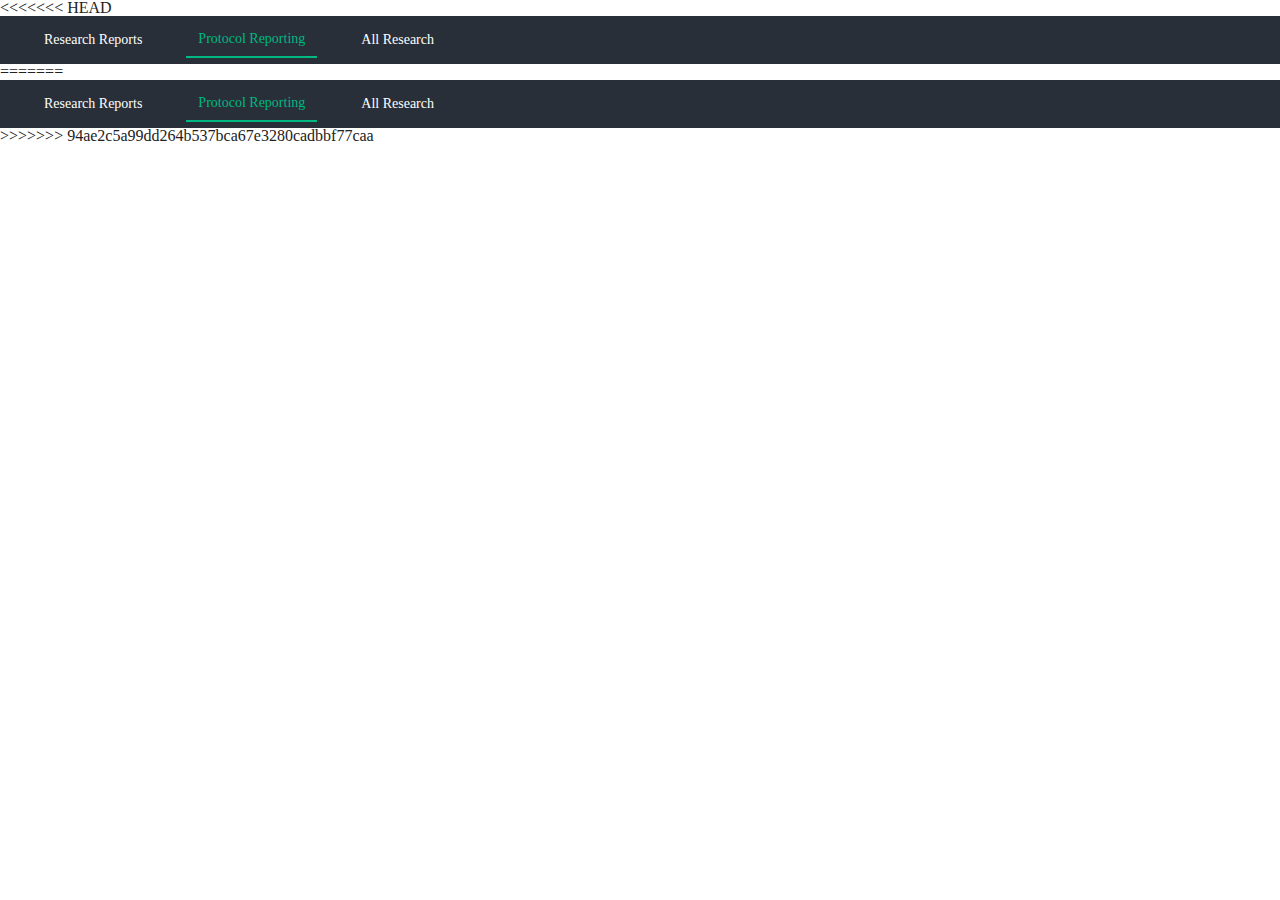
<file: research/protocol-reporting.html>
<<<<<<< HEAD
<!DOCTYPE html>
<html lang="en">

<head>
	<meta charset="UTF-8">
	<meta name="viewport" content="width=device-width, initial-scale=1.0">
	<link rel="stylesheet" href="../css/reset.css">
	<link rel="stylesheet" href="../css/styles.css">
	<title>Protocol Reporting</title>
</head>

<body>
	<div class="research-navigate">
		<a href="/research.html?tag=All-Tags" class='research-navigate__link'>
			Research Reports
		</a>
		<a href="/research/protocol-reporting.html" class='research-navigate__link active'>
			Protocol Reporting
		</a>
		<a href="/research/research-and-protocols.html" class='research-navigate__link'>
			All Research
		</a>
	</div>
	<!-- <script src="js/research.js"></script> -->
</body>

=======
<!DOCTYPE html>
<html lang="en">

<head>
	<meta charset="UTF-8">
	<meta name="viewport" content="width=device-width, initial-scale=1.0">
	<link rel="stylesheet" href="../css/reset.css">
	<link rel="stylesheet" href="../css/styles.css">
	<title>Protocol Reporting</title>
</head>

<body>
	<div class="research-navigate">
		<a href="/research.html?tag=All-Tags" class='research-navigate__link'>
			Research Reports
		</a>
		<a href="/research/protocol-reporting.html" class='research-navigate__link active'>
			Protocol Reporting
		</a>
		<a href="/research/research-and-protocols.html" class='research-navigate__link'>
			All Research
		</a>
	</div>
	<!-- <script src="js/research.js"></script> -->
</body>

>>>>>>> 94ae2c5a99dd264b537bca67e3280cadbbf77caa
</html>
</file>
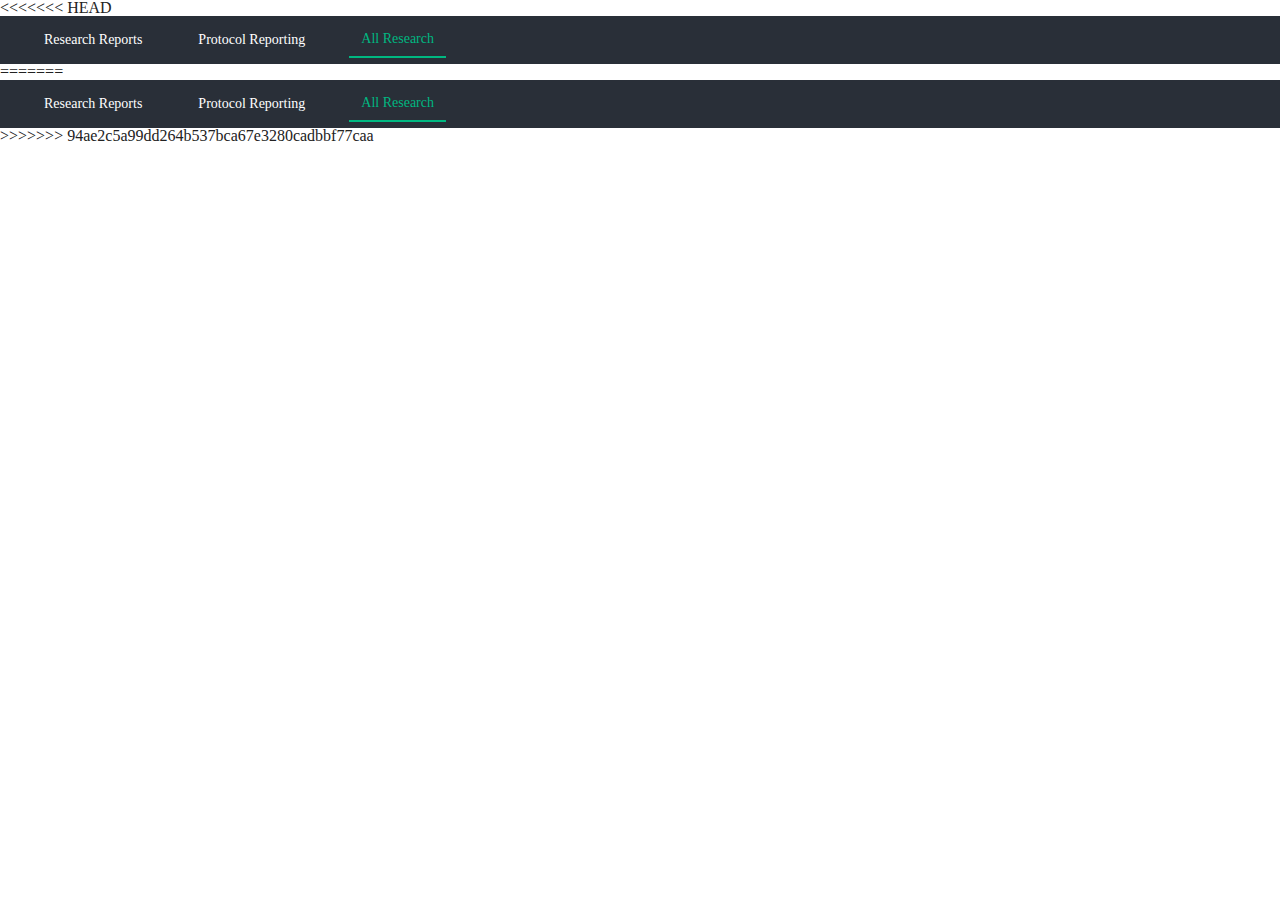
<file: research/research-and-protocols.html>
<<<<<<< HEAD
<!DOCTYPE html>
<html lang="en">

<head>
	<meta charset="UTF-8">
	<meta name="viewport" content="width=device-width, initial-scale=1.0">
	<link rel="stylesheet" href="../css/reset.css">
	<link rel="stylesheet" href="../css/styles.css">
	<title>All Research</title>
</head>

<body>
	<div class="research-navigate">
		<a href="/research.html?tag=All-Tags" class='research-navigate__link'>
			Research Reports
		</a>
		<a href="/research/protocol-reporting.html" class='research-navigate__link'>
			Protocol Reporting
		</a>
		<a href="/research/research-and-protocols.html" class='research-navigate__link active'>
			All Research
		</a>
	</div>
	<!-- <script src="js/research.js"></script> -->
</body>

=======
<!DOCTYPE html>
<html lang="en">

<head>
	<meta charset="UTF-8">
	<meta name="viewport" content="width=device-width, initial-scale=1.0">
	<link rel="stylesheet" href="../css/reset.css">
	<link rel="stylesheet" href="../css/styles.css">
	<title>All Research</title>
</head>

<body>
	<div class="research-navigate">
		<a href="/research.html?tag=All-Tags" class='research-navigate__link'>
			Research Reports
		</a>
		<a href="/research/protocol-reporting.html" class='research-navigate__link'>
			Protocol Reporting
		</a>
		<a href="/research/research-and-protocols.html" class='research-navigate__link active'>
			All Research
		</a>
	</div>
	<!-- <script src="js/research.js"></script> -->
</body>

>>>>>>> 94ae2c5a99dd264b537bca67e3280cadbbf77caa
</html>
</file>
<file: css/fonts.css>
<<<<<<< HEAD
@font-face {
	font-family: Montserrat;
	font-display: swap;
	src: url(../fonts/Montserrat-Bold.woff2) format('woff2'),
		url(../fonts/Montserrat-Bold.woff) format('woff');
	font-weight: 700;
	font-style: normal;
}

@font-face {
	font-family: Montserrat;
	font-display: swap;
	src: url(../fonts/Montserrat-Regular.woff2) format('woff2'),
		url(../fonts/Montserrat-Regular.woff) format('woff');
	font-weight: 400;
	font-style: normal;
}

@font-face {
	font-family: SF;
	font-display: swap;
	src: url(../fonts/SF-Pro-Display-Regular.woff2) format('woff2'),
		url(../fonts/SF-Pro-Display-Regular.woff) format('woff');
	font-weight: 400;
	font-style: normal;
}

@font-face {
	font-family: SF;
	font-display: swap;
	src: url(../fonts/SF-Pro-Display-Medium.woff2) format('woff2'),
		url(../fonts/SF-Pro-Display-Medium.woff) format('woff');
	font-weight: 500;
	font-style: normal;
}

@font-face {
	font-family: SF;
	font-display: swap;
	src: url(../fonts/SF-Pro-Display-Semibold.woff2) format('woff2'),
		url(../fonts/SF-Pro-Display-Semibold.woff) format('woff');
	font-weight: 600;
	font-style: normal;
}

@font-face {
	font-family: SFProText;
	font-display: swap;
	src: url(../fonts/SFProText-Bold.woff2) format('woff2'),
		url(../fonts/SFProText-Bold.woff) format('woff');
	font-weight: 700;
	font-style: normal;
}

@font-face {
	font-family: SFProText;
	font-display: swap;
	src: url(../fonts/SFProText-Regular.woff2) format('woff2'),
		url(../fonts/SFProText-Regular.woff) format('woff');
	font-weight: 400;
	font-style: normal;
}

@font-face {
	font-family: SFProText;
	font-display: swap;
	src: url(../fonts/SFProText-Semibold.woff2) format('woff2'),
		url(../fonts/SFProText-Semibold.woff) format('woff');
	font-weight: 600;
	font-style: normal;
}

@font-face {
	font-family: Montserrat;
	font-display: swap;
	src: url(../fonts/Montserrat-SemiBold.woff2) format('woff2'),
		url(../fonts/Montserrat-SemiBold.woff) format('woff');
	font-weight: 600;
	font-style: normal;
}

@font-face {
	font-family: SF;
	font-display: swap;
	src: url(../fonts/SF-Pro-Display-Bold.woff2) format('woff2'),
		url(../fonts/SF-Pro-Display-Bold.woff) format('woff');
	font-weight: 700;
	font-style: normal;
}
=======
@font-face {
	font-family: Montserrat;
	font-display: swap;
	src: url(../fonts/Montserrat-Bold.woff2) format('woff2'),
		url(../fonts/Montserrat-Bold.woff) format('woff');
	font-weight: 700;
	font-style: normal;
}

@font-face {
	font-family: Montserrat;
	font-display: swap;
	src: url(../fonts/Montserrat-Regular.woff2) format('woff2'),
		url(../fonts/Montserrat-Regular.woff) format('woff');
	font-weight: 400;
	font-style: normal;
}

@font-face {
	font-family: SF;
	font-display: swap;
	src: url(../fonts/SF-Pro-Display-Regular.woff2) format('woff2'),
		url(../fonts/SF-Pro-Display-Regular.woff) format('woff');
	font-weight: 400;
	font-style: normal;
}

@font-face {
	font-family: SF;
	font-display: swap;
	src: url(../fonts/SF-Pro-Display-Medium.woff2) format('woff2'),
		url(../fonts/SF-Pro-Display-Medium.woff) format('woff');
	font-weight: 500;
	font-style: normal;
}

@font-face {
	font-family: SF;
	font-display: swap;
	src: url(../fonts/SF-Pro-Display-Semibold.woff2) format('woff2'),
		url(../fonts/SF-Pro-Display-Semibold.woff) format('woff');
	font-weight: 600;
	font-style: normal;
}

@font-face {
	font-family: SFProText;
	font-display: swap;
	src: url(../fonts/SFProText-Bold.woff2) format('woff2'),
		url(../fonts/SFProText-Bold.woff) format('woff');
	font-weight: 700;
	font-style: normal;
}

@font-face {
	font-family: SFProText;
	font-display: swap;
	src: url(../fonts/SFProText-Regular.woff2) format('woff2'),
		url(../fonts/SFProText-Regular.woff) format('woff');
	font-weight: 400;
	font-style: normal;
}

@font-face {
	font-family: SFProText;
	font-display: swap;
	src: url(../fonts/SFProText-Semibold.woff2) format('woff2'),
		url(../fonts/SFProText-Semibold.woff) format('woff');
	font-weight: 600;
	font-style: normal;
}

@font-face {
	font-family: Montserrat;
	font-display: swap;
	src: url(../fonts/Montserrat-SemiBold.woff2) format('woff2'),
		url(../fonts/Montserrat-SemiBold.woff) format('woff');
	font-weight: 600;
	font-style: normal;
}

@font-face {
	font-family: SF;
	font-display: swap;
	src: url(../fonts/SF-Pro-Display-Bold.woff2) format('woff2'),
		url(../fonts/SF-Pro-Display-Bold.woff) format('woff');
	font-weight: 700;
	font-style: normal;
}
>>>>>>> 94ae2c5a99dd264b537bca67e3280cadbbf77caa
</file>
<file: css/styles.css>
*,
*::after,
*::before {
  box-sizing: border-box;
}

html,
body {
  font-size: 16px;
  line-height: 1;
  font-family: SF;
  font-size: 16px;
}

body.lock {
  overflow: hidden;
}

.arrow-assets {
  position: absolute;
  top: 16px;
  right: 10px;
}
.arrow-assets.rotate {
  transform: rotate(180deg);
}

.arrow-author {
  position: absolute;
  top: 16px;
  right: 10px;
}
.arrow-author.rotate {
  transform: rotate(180deg);
}

#select-all-checkbox,
.assets-filter__input {
  opacity: 0;
  width: 0;
  height: 0;
  position: absolute;
  z-index: -1;
}

.result__filter-text {
  font-size: 0.875rem;
  font-weight: 400;
  line-height: 1.5;
  color: rgb(146, 153, 170);
  margin: 8px 16px 16px;
}

.assets__checkbox {
  display: inline-block;
  background-color: #fff;
  border: 1px solid rgba(0, 0, 0, 0.15);
  border-radius: 25%;
  content: "";
  display: block;
  height: 16px;
  width: 16px;
  position: relative;
  transition: all 0.3s ease;
}
.assets__checkbox::before {
  content: "";
  position: absolute;
  top: 50%;
  border-radius: 25%;
  background-image: url(../images/icon/chek.svg);
  background-position: center;
  background-repeat: no-repeat;
  background-size: contain;
  width: 100%;
  height: 100%;
  color: rgb(1, 107, 212);
  transform: translateY(-50%) scale(0);
  border: 1px solid rgb(1, 107, 212);
  transition: all 0.3s ease;
}

.assets-filter__input:checked + .assets__checkbox::before {
  transform: translateY(-50%) scale(1);
  border-radius: 25%;
  background-color: #00b881;
  border: 1px solid #00b881;
}

.assets-filter__input:checked + .assets__checkbox {
  border-radius: 25%;
  border: 1px solid #00b881;
  border: none;
}

.container {
  margin: 0 auto;
  padding: 0 16px;
}

.research-navigate {
  color: #fff;
  height: 48px;
  display: flex;
  padding: 0px 16px;
  align-items: center;
  flex-shrink: 0;
  white-space: nowrap;
  background-color: rgb(41, 47, 56);
  padding: 0 2rem;
  display: flex;
  align-items: center;
  gap: 32px;
  font-weight: 500;
  font-size: 0.8125rem;
  line-height: 1.75;
}
@media (max-width: 900px) {
  .research-navigate {
    gap: 16px;
    overflow: auto;
  }
}
.research-navigate__link {
  padding: 8px 12px;
  font-weight: 500;
  font-size: 0.875rem;
  line-height: 1.25;
}
.research-navigate__link.active {
  color: rgb(0, 184, 129);
  border-bottom: 2px solid rgb(0, 184, 129);
}

.research-main {
  position: relative;
}
.research-main__decor {
  position: absolute;
  top: 0;
  left: 0;
  height: 0;
  bottom: 0;
  height: 100vh;
  width: 100%;
  background: linear-gradient(0deg, #fff 8.73%, #82c6c0 56.71%, #96bbf2 99.95%);
  z-index: -1;
}
.research-main__top {
  width: 100%;
  z-index: 5;
  background-color: transparent;
}
.research-main__top-container {
  padding: 12px 16px;
  margin-left: auto;
  box-sizing: border-box;
  margin-right: auto;
  display: block;
}
@media (max-width: 900px) {
  .research-main__top-container {
    padding: 0 0 24px;
  }
}
.research-main__top-wrapper {
  display: flex;
  flex-direction: column;
  gap: 16px;
}
.research-main__filter {
  display: flex;
  flex-direction: column;
  gap: 16px;
}
@media (max-width: 900px) {
  .research-main__filter {
    display: none;
  }
}
.research-main__filter.mob {
  display: none;
}
@media (max-width: 900px) {
  .research-main__filter.mob {
    display: block;
  }
}
.research-main__filter-top {
  display: flex;
}
.research-main__filter-top-right {
  flex: 1;
  display: flex;
  align-items: center;
  border-radius: 4px;
  background-color: transparent;
  min-width: 350px;
  border-radius: 32px;
  background: #fff;
  box-shadow: 0px 8.38944px 10.01724px 0px rgba(31, 64, 60, 0.07), 0px 67px 80px 0px rgba(31, 64, 60, 0.04);
}
.research-main__filter-top-right .top-input__img {
  color: #9299aa;
  margin: 0px 12px;
  display: flex;
  font-size: 20px;
  align-items: center;
  pointer-events: none;
}
.research-main__filter-top-right .top-input__img svg {
  color: #9299aa;
  fill: #9299aa;
  width: 20px;
  height: 20px;
}
.research-main__filter-top-right .top-input__search {
  font-size: 0.875rem;
  font-weight: 400;
  line-height: 1.4375em;
  color: #000;
  box-sizing: border-box;
  position: relative;
  cursor: text;
  display: inline-flex;
  align-items: center;
  width: 100%;
  height: 100%;
}
.research-main__filter-top-right .top-input__search input {
  font: inherit;
  letter-spacing: inherit;
  color: currentcolor;
  padding: 4px 0px 5px;
  border: 0px;
  box-sizing: content-box;
  background: none;
  height: 1.4375em;
  margin: 0px;
  -webkit-tap-highlight-color: transparent;
  display: block;
  min-width: 0px;
  width: 100%;
  animation-name: mui-auto-fill-cancel;
  animation-duration: 10ms;
  color: #000;
  width: 100%;
  padding: 12px 8px 12px 0px;
  font-size: 0.875rem;
  font-weight: 400;
  line-height: 1.5;
}
.research-main__filter-top-right .top-input__search input::-moz-placeholder {
  font-family: SF;
}
.research-main__filter-top-right .top-input__search input::placeholder {
  font-family: SF;
}
.research-main__filter-top .filter-top {
  align-items: center;
  display: flex;
  flex-grow: 0;
  flex-shrink: 1;
  margin-left: 0px;
  overflow: hidden;
}
.research-main__filter-top .filter-top__box {
  display: flex;
  margin-left: 8px;
  height: 100%;
}
.research-main__filter-top .filter-top__box .filter-top__box-one {
  width: 64px;
  border-radius: 32px 0 0 32px;
}
.research-main__filter-top .filter-top__box .filter-top__box-one.active {
  color: #00b881;
  background-color: #fff;
}
.research-main__filter-top .filter-top__box .filter-top__box-one.active svg {
  fill: #00b881;
}
.research-main__filter-top .filter-top__box .filter-top__box-two {
  width: 64px;
  border-radius: 0 32px 32px 0;
}
.research-main__filter-top .filter-top__box .filter-top__box-two.active {
  color: #00b881;
  background-color: #fff;
}
.research-main__filter-top .filter-top__box .filter-top__box-two.active svg {
  fill: #00b881;
}
.research-main__filter-top .filter-top__box button {
  padding: 0px 12px;
  border-radius: 4px;
  background-color: transparent;
  display: inline-flex;
  align-items: center;
  justify-content: center;
  position: relative;
  box-sizing: border-box;
  -webkit-tap-highlight-color: transparent;
  background-color: transparent;
  outline: 0px;
  border: 0px;
  margin: 0px;
  cursor: pointer;
  -webkit-user-select: none;
     -moz-user-select: none;
          user-select: none;
  vertical-align: middle;
  -webkit-appearance: none;
     -moz-appearance: none;
          appearance: none;
  text-decoration: none;
  text-align: center;
  flex: 0 0 auto;
  overflow: visible;
  color: rgb(250, 251, 253);
  transition: background-color 150ms cubic-bezier(0.4, 0, 0.2, 1) 0ms;
  font-size: 1.125rem;
  background-color: #16181d;
  transition: all 0.3s ease-in;
  background: rgba(0, 0, 0, 0.08);
}
.research-main__filter-top .filter-top__box button:hover {
  background-color: #fff;
}
.research-main__filter-top .filter-top__box button:hover svg {
  fill: #00b881;
}
.research-main__filter-top .filter-top__box button svg {
  color: #fff;
  fill: #fff;
  -webkit-user-select: none;
     -moz-user-select: none;
          user-select: none;
  width: 1em;
  height: 1em;
  display: inline-block;
  fill: currentcolor;
  flex-shrink: 0;
  transition: fill 200ms cubic-bezier(0.4, 0, 0.2, 1) 0ms;
  font-size: 1.5rem;
}
.research-main__filter-top .filter-top__button {
  align-items: center;
  display: flex;
  flex-grow: 0;
  flex-shrink: 1;
  margin-left: 0px;
  overflow: hidden;
  margin-left: 8px;
  font-size: 0.875rem;
  font-weight: 400;
  line-height: 1.5;
  background-color: rgb(22, 24, 29);
  border: none;
  border-radius: 4px;
  color: rgb(219, 222, 230);
  cursor: pointer;
  display: flex;
  flex-grow: 0;
  flex-shrink: 0;
  justify-content: space-between;
  height: 100%;
  text-align: left;
  -webkit-user-select: none;
     -moz-user-select: none;
          user-select: none;
  width: 160px;
  outline: none;
  background-color: #fff;
  border-radius: 32px;
  background: #fff;
  box-shadow: 0px 8.38944px 10.01724px 0px rgba(31, 64, 60, 0.07), 0px 67px 80px 0px rgba(31, 64, 60, 0.04);
  width: 260px;
  height: 64px;
  flex-shrink: 0;
  font-family: inherit;
}
@media (max-width: 1200px) {
  .research-main__filter-top .filter-top__button {
    width: 150px;
  }
}
.research-main__filter-top .filter-top__button .author-filter__content {
  display: none;
  max-width: 395px;
  width: 100%;
  position: absolute;
  top: 87px;
  box-shadow: rgba(0, 0, 0, 0.14) 0px 1px 1px, rgba(0, 0, 0, 0.12) 0px 2px 1px, rgba(0, 0, 0, 0.2) 0px 1px 3px;
  border-radius: 32px;
  overflow: hidden auto;
  outline: 0px;
  z-index: 1;
  color: #000;
  background-color: #fff;
  padding: 24px 0 0 24px;
  right: 30px;
}
.research-main__filter-top .filter-top__button .author-filter__content.d-block {
  display: block;
}
@media (max-width: 1200px) {
  .research-main__filter-top .filter-top__button .author-filter__content {
    right: 30px;
  }
}
.research-main__filter-top .filter-top__button .author-filter__content-top {
  top: 0;
  display: flex;
  padding: 8px 12px;
  z-index: 5;
  position: sticky;
  background-color: transparent;
  border-top-left-radius: 4px;
  border-top-right-radius: 4px;
  color: #f3f4f6;
  font-size: 0.875rem;
  font-weight: 400;
  line-height: 1.5;
  border-bottom: 1px solid #ececec;
}
.research-main__filter-top .filter-top__button .author-filter__content-top #select-all-checkbox-author {
  opacity: 0;
  position: absolute;
  width: 0;
  height: 0;
  z-index: -1;
}
.research-main__filter-top .filter-top__button .author-filter__content-top #select-all-text-author {
  color: #9299aa;
  font-size: 0.8rem;
  font-weight: 400;
  line-height: 1;
  white-space: nowrap;
  padding-left: 12px;
  position: relative;
  color: #00b881;
}
.research-main__filter-top .filter-top__button .author-filter__content-top #select-all-text-author::before {
  content: "";
  position: absolute;
  height: 240%;
  width: 1px;
  left: 0;
  top: 0;
  bottom: 0;
  background-color: #ececec;
  transform: translateY(-12px);
}
.research-main__filter-top .filter-top__button .author-filter__content-top input {
  font: inherit;
  letter-spacing: inherit;
  color: currentcolor;
  border: 0px;
  padding-right: 10px;
  box-sizing: content-box;
  background: none;
  height: 1.4375em;
  margin: 0px;
  -webkit-tap-highlight-color: transparent;
  display: block;
  min-width: 0px;
  width: 100%;
  animation-name: mui-auto-fill-cancel;
  animation-duration: 10ms;
  color: #000;
}
.research-main__filter-top .filter-top__button .author-filter__content-center {
  max-height: 310px;
  height: 100%;
  overflow-y: scroll;
}
.research-main__filter-top .filter-top__button .author-filter__content-list {
  display: flex;
  flex-direction: column;
  margin: 4px;
}
.research-main__filter-top .filter-top__button .author-filter__content .author-filter__item {
  width: 100%;
  display: flex;
  align-items: center;
  padding: 8px;
  padding-right: 24px;
}
.research-main__filter-top .filter-top__button .author-filter__content .author-filter__center {
  font-size: 14px;
  line-height: 1;
  margin-left: 8px;
}
.research-main__filter-top .filter-top__button .author-filter__content .author-filter__label {
  width: 100%;
  display: flex;
  align-items: center;
}
.research-main__filter-top .filter-top__button .author-filter__content .author-filter__item-img {
  margin-left: auto;
  width: 20px;
  height: 20px;
}
.research-main__filter-top .filter-top__button .author-filter__content .author-filter__item-img img {
  border-radius: 50%;
}
.research-main__filter-top .filter-top__button .assets-filter__content {
  display: none;
  position: absolute;
  box-shadow: rgba(0, 0, 0, 0.14) 0px 1px 1px, rgba(0, 0, 0, 0.12) 0px 2px 1px, rgba(0, 0, 0, 0.2) 0px 1px 3px;
  border-radius: 6px;
  overflow: hidden auto;
  outline: 0px;
  z-index: 5;
  top: 87px;
  background: #fff;
  color: #000;
  padding: 24px 0px 0px 24px;
  border-radius: 32px;
}
.research-main__filter-top .filter-top__button .assets-filter__content.d-block {
  display: block;
}
.research-main__filter-top .filter-top__button .assets-filter__content-top {
  top: 0;
  display: flex;
  padding: 8px 12px;
  z-index: 5;
  position: sticky;
  background-color: transparent;
  border-top-left-radius: 4px;
  border-top-right-radius: 4px;
  color: #f3f4f6;
  font-size: 0.875rem;
  font-weight: 400;
  line-height: 1.5;
  border-bottom: 1px solid #ececec;
}
.research-main__filter-top .filter-top__button .assets-filter__content-top input {
  font: inherit;
  letter-spacing: inherit;
  color: currentcolor;
  border: 0px;
  box-sizing: content-box;
  background: none;
  height: 1.4375em;
  margin: 0px;
  -webkit-tap-highlight-color: transparent;
  display: block;
  min-width: 0px;
  width: 100%;
  animation-name: mui-auto-fill-cancel;
  animation-duration: 10ms;
  color: #000;
}
.research-main__filter-top .filter-top__button .assets-filter__content-center {
  max-height: 310px;
  min-width: 300px;
  overflow-y: scroll;
  height: 100%;
}
.research-main__filter-top .filter-top__button .assets-filter__content-center .center-top {
  margin-top: 16px;
}
.research-main__filter-top .filter-top__button .assets-filter__content-center .center-top__row {
  margin: 0px 16px 8px 16px;
  display: flex;
  align-items: center;
  font-weight: 500;
  gap: 18px;
}
.research-main__filter-top .filter-top__button .assets-filter__content-center .center-top__row h6 {
  margin: 0px;
  font-size: 22px;
  font-weight: 600;
  line-height: 1.75;
}
.research-main__filter-top .filter-top__button .assets-filter__content-center .center-top__row a {
  margin: 0px;
  color: #00b881;
  text-decoration: none;
  cursor: pointer;
  font-size: 14px;
}
.research-main__filter-top .filter-top__button .assets-filter__content-center .center-top__text {
  margin-left: 16px;
  margin-right: 16px;
  max-width: 100%;
  width: 300px;
  font-size: 0.875rem;
  font-weight: 400;
  line-height: 1.5;
  color: rgb(146, 153, 170);
  margin-bottom: 24px;
}
.research-main__filter-top .filter-top__button .assets-filter__content-center .center-top__sublist {
  margin: 0px 16px 8px 16px;
  display: flex;
  align-items: center;
  font-weight: 500;
  gap: 16px;
}
.research-main__filter-top .filter-top__button .assets-filter__content-center .center-top__sublist h6 {
  font-size: 22px;
  font-weight: 600;
  line-height: 1.75;
}
.research-main__filter-top .filter-top__button .assets-filter__content-center .center-top__sublist span {
  margin: 0px;
  color: #00b881;
  text-decoration: none;
  cursor: pointer;
  font-size: 14px;
}
.research-main__filter-top .filter-top__button .assets-filter__content-center .assets-filter__list {
  list-style: none;
  position: relative;
  margin: 4px;
  outline: none;
  padding: 0px;
}
.research-main__filter-top .filter-top__button .assets-filter__content-center .assets-filter__item {
  -webkit-tap-highlight-color: transparent;
  background-color: transparent;
  outline: 0px;
  border: 0px;
  margin: 0px;
  cursor: pointer;
  -webkit-user-select: none;
     -moz-user-select: none;
          user-select: none;
  vertical-align: middle;
  -webkit-appearance: none;
     -moz-appearance: none;
          appearance: none;
  color: inherit;
  font-size: 0.875rem;
  font-weight: 400;
  display: flex;
  justify-content: flex-start;
  align-items: center;
  position: relative;
  text-decoration: none;
  box-sizing: border-box;
  white-space: nowrap;
  border-radius: 4px;
  line-height: 1;
  min-height: initial;
  padding: 8px;
  padding-right: 24px;
}
.research-main__filter-top .filter-top__button .assets-filter__content-center .assets-filter__item-img {
  width: 20px;
  height: 20px;
  margin-left: auto;
}
.research-main__filter-top .filter-top__button .assets-filter__content-center .assets-filter__item-img img {
  border-radius: 50%;
}
.research-main__filter-top .filter-top__button .assets-filter__content-center .assets-filter__label {
  display: flex;
  width: 100%;
  align-items: center;
}
.research-main__filter-top .filter-top__button .assets-filter__content-center .assets-filter__center {
  margin-left: 8px;
  display: flex;
  gap: 10px;
}
.research-main__filter-top .filter-top__button .assets-filter__content-center .assets-filter__center span {
  color: rgb(146, 153, 170);
}
.research-main__filter-top .filter-top__button .button__left {
  flex-grow: 0;
  flex-shrink: 1;
  line-height: 1;
  overflow: hidden;
  margin-right: 8px;
  font-size: 0.875rem;
  font-weight: 400;
  line-height: 1.5;
  background-color: transparent;
  border: none;
  border-radius: 4px;
  color: rgb(219, 222, 230);
  cursor: pointer;
  display: flex;
  flex-grow: 0;
  flex-shrink: 0;
  justify-content: space-between;
  height: 100%;
  padding: 8px 0px 8px 8px;
  text-align: left;
  flex-direction: column;
  -webkit-user-select: none;
     -moz-user-select: none;
          user-select: none;
  position: relative;
  width: 100%;
  padding: 10px 24px;
}
.research-main__filter-top .filter-top__button .button__left .title {
  color: rgb(146, 153, 170);
  font-size: 9px;
  font-weight: 600;
  line-height: 1;
  margin-bottom: 4px;
  padding-top: 1px;
  text-transform: uppercase;
}
.research-main__filter-top .filter-top__button .button__left .text {
  font-size: 0.8rem;
  font-weight: 500;
  line-height: 1.2;
  overflow: hidden;
  text-overflow: ellipsis;
  white-space: nowrap;
  color: #000;
  font-size: 16px;
  font-style: normal;
  font-weight: 600;
  line-height: 24px;
  letter-spacing: 0.32px;
}
.research-main__filter-top .filter-top__button .button__right {
  -webkit-user-select: none;
     -moz-user-select: none;
          user-select: none;
  width: 1em;
  height: 1em;
  fill: currentcolor;
  flex-shrink: 0;
  transition: fill 200ms cubic-bezier(0.4, 0, 0.2, 1) 0ms;
  font-size: 1.5rem;
  color: #000;
  display: block;
  fill: #000;
}
.research-main__filter-bottom {
  display: flex;
  align-items: center;
  flex-wrap: wrap;
  background-color: transparent;
}
.research-main__filter-bottom .box-item {
  display: block;
  position: relative;
  margin: 0px 0px 8px;
  -webkit-appearance: none;
     -moz-appearance: none;
          appearance: none;
  font-size: 0.8125rem;
  display: inline-flex;
  align-items: center;
  justify-content: center;
  height: 32px;
  color: rgb(243, 244, 246);
  white-space: nowrap;
  transition: background-color 300ms cubic-bezier(0.4, 0, 0.2, 1) 0ms, box-shadow 300ms cubic-bezier(0.4, 0, 0.2, 1) 0ms;
  outline: 0px;
  text-decoration: none;
  padding: 0px;
  vertical-align: middle;
  box-sizing: border-box;
  -webkit-user-select: none;
     -moz-user-select: none;
          user-select: none;
  -webkit-tap-highlight-color: transparent;
  cursor: pointer;
  border-radius: 10px;
  background-color: #fff;
  margin-right: 8px;
  color: #000;
  border-radius: 32px;
  outline: none;
}
.research-main__filter-bottom .box-item.active {
  background-color: rgb(0, 184, 129);
  color: #fff;
  outline: none;
  border: 1px solid rgb(0, 184, 129);
}
.research-main__filter-bottom .box-item:focus {
  border: 1px solid rgb(0, 184, 129);
  outline: none;
}
.research-main__filter-bottom .box-item span {
  overflow: hidden;
  text-overflow: ellipsis;
  padding-left: 12px;
  padding-right: 12px;
  white-space: nowrap;
}

.research-content {
  margin-top: 40px;
}
.research-content__wrapper {
  display: grid;
  gap: 48px 32px;
  grid-template-columns: repeat(4, 1fr);
  background: #fff;
  padding: 56px;
  border-radius: 32px 32px 0 0;
  padding-bottom: 96px;
}
@media (max-width: 1200px) {
  .research-content__wrapper {
    grid-template-columns: repeat(3, 1fr);
    padding: 30px;
  }
}
@media (max-width: 900px) {
  .research-content__wrapper {
    grid-template-columns: repeat(2, 1fr);
  }
}
@media (max-width: 600px) {
  .research-content__wrapper {
    grid-template-columns: repeat(1, 1fr);
  }
}
.research-content__item {
  display: flex;
  flex-direction: column;
}
.research-content__item-img {
  padding-bottom: 16px;
  display: flex;
  position: relative;
  overflow: hidden;
  border-radius: 8px;
}
.research-content__item-img img {
  border-radius: 8px;
  transition: all 0.3s ease;
  position: relative;
}
.research-content__item-img img:hover {
  transform: scale(1.05);
}
.research-content__item-status {
  display: flex;
  align-items: center;
  gap: 3px;
  position: absolute;
  bottom: 5px;
  left: 32px;
  padding: 4px 6px;
  font-size: 0.8rem;
  font-weight: 500;
  background-color: #ffe014;
  border-radius: 8px;
}
.research-content__item-status svg {
  height: 14px;
  width: 14px;
}
.research-content__item-status.pro {
  color: #000;
}
.research-content__item-status.enterprise {
  color: #fff;
  background: #00b881;
}
.research-content__item-title {
  font-size: 1.2rem;
  font-weight: 600;
  line-height: 1.2;
  margin: 0px 0px 16px;
  transition: all 0.3s ease-in;
  cursor: pointer;
}
.research-content__item-title:hover {
  color: #00b881;
}
.research-content__item-bottom .item-box {
  display: flex;
  gap: 8px;
  align-items: center;
}
.research-content__item-bottom .item-box__left {
  min-width: 32px;
  height: 32px;
  display: flex;
}
.research-content__item-bottom .item-box__left img {
  border-radius: 50%;
}
.research-content__item-bottom .item-box__left img:nth-child(2) {
  transform: translateX(-10px);
}
.research-content__item-bottom .item-box__title {
  font-size: 0.875rem;
  font-weight: 600;
  line-height: normal;
  transition: all 0.3s ease-in;
  cursor: pointer;
}
.research-content__item-bottom .item-box__title:hover {
  color: #00b881;
}
.research-content__item-bottom .item-box__text {
  font-size: 0.8rem;
  font-weight: 400;
  color: rgba(0, 0, 0, 0.7);
}

.research-content__item-bottom {
  margin-top: auto;
}

.research-pro {
  display: flex;
  justify-content: space-between;
  padding: 78px 64px;
  background-color: rgb(0, 0, 0);
  border-bottom: 1px solid rgb(41, 47, 56);
  border-top: 1px solid rgb(41, 47, 56);
  position: relative;
  overflow: hidden;
}
@media (max-width: 768px) {
  .research-pro {
    padding: 78px 16px;
  }
}
.research-pro .research-pro__banner-one {
  position: absolute;
  left: 0;
  right: 0;
  top: 0;
  bottom: 0;
  width: 65%;
  height: 100%;
}
.research-pro .research-pro__banner-decor {
  position: absolute;
  left: 0;
  right: 0;
  top: 0;
  bottom: 0;
  width: 100%;
  height: 100%;
  z-index: 1;
}
.research-pro .research-pro__banner-center {
  background: linear-gradient(270deg, #000 0%, rgba(0, 0, 0, 0) 100%);
  width: 289px;
  height: 488px;
  flex-shrink: 0;
  position: absolute;
  top: 0;
  bottom: 0;
  left: 47%;
  z-index: 2;
}
.research-pro__left {
  padding-right: 12px;
  position: relative;
  z-index: 1;
}
.research-pro__left-subtitle {
  margin: 0px 4px 0px 0px;
  font-size: 0.875rem;
  font-weight: 400;
  line-height: 1.5;
  display: inline-block;
  font-size: 22px;
  font-style: normal;
  font-weight: 600;
  line-height: 28px; /* 127.273% */
  letter-spacing: -0.44px;
  color: #fff;
}
@media (max-width: 768px) {
  .research-pro__left-subtitle {
    font-size: 18px;
  }
}
.research-pro__left-subtitle span {
  background: var(--gradient, linear-gradient(90deg, #8cffb9 0%, #8cfeb9 67.04%, #b2aafa 100%));
  background-clip: text;
  -webkit-background-clip: text;
  -webkit-text-fill-color: transparent;
}
.research-pro__left-title {
  font-size: 2rem;
  letter-spacing: -0.06em;
  font-weight: 600;
  line-height: 115%;
  margin: 8px 0px 20px;
  color: #fff;
  font-size: 56px;
  font-style: normal;
  font-weight: 700;
  line-height: 132%; /* 73.92px */
  letter-spacing: -0.56px;
  width: 31rem;
}
@media (max-width: 768px) {
  .research-pro__left-title {
    font-size: 34px;
    width: 100%;
  }
}
.research-pro__left-link {
  font-weight: 500;
  font-size: 0.875rem;
  line-height: 1.75;
  min-width: 64px;
  padding: 6px 8px;
  border-radius: 4px;
  width: 120px;
  display: block;
  text-align: center;
  background-color: #00b881;
  color: #fff;
  font-weight: 500;
  font-size: 0.875rem;
  line-height: 1.75;
  min-width: 64px;
  padding: 6px 8px;
  border-radius: 4px;
  width: 120px;
  display: block;
  text-align: center;
  border-radius: 32px;
  background: var(--green-main, #00b881);
  color: #fff;
  padding: 20px 48px;
  width: -moz-max-content;
  width: max-content;
}
.research-pro__right {
  display: grid;
  grid-template-columns: 1fr;
  border-radius: 8px;
  padding: 12px 16px;
  width: -moz-max-content;
  width: max-content;
  gap: 16px 24px;
  position: relative;
  z-index: 4;
}
@media (max-width: 900px) {
  .research-pro__right {
    display: none;
  }
}
.research-pro__right-item {
  color: #fff;
  display: flex;
  gap: 8px;
  line-height: 1.5;
  font-weight: 500;
  font-size: 14px;
  align-items: center;
}
.research-pro__right-item svg {
  width: 16px;
  height: 16px;
  border-radius: 50%;
  background-color: #00b881;
  color: #00b881;
  color: #fff;
}

.research-enterprise {
  display: flex;
  justify-content: space-between;
  padding: 32px 64px;
  background-color: rgb(22, 24, 29);
  border-bottom: 1px solid rgb(41, 47, 56);
  border-top: 1px solid rgb(41, 47, 56);
  position: relative;
  padding: 94px 64px;
}
@media (max-width: 768px) {
  .research-enterprise {
    padding: 75px 16px;
  }
}
.research-enterprise__img {
  position: absolute;
  left: 0;
  top: 0;
  bottom: 0;
  right: 0;
  z-index: 1;
}
.research-enterprise__left {
  padding-right: 12px;
  position: relative;
  z-index: 2;
}
.research-enterprise__left-subtitle {
  margin: 0px 4px 0px 0px;
  font-size: 0.875rem;
  font-weight: 400;
  line-height: 1.5;
  display: inline-block;
  color: rgb(146, 153, 170);
}
.research-enterprise__left-subtitle span {
  color: rgb(0, 145, 234);
}
.research-enterprise__left-title {
  font-size: 2rem;
  letter-spacing: -0.06em;
  font-weight: 600;
  line-height: 115%;
  margin: 8px 0px 20px;
  color: #fff;
  font-size: 56px;
  font-style: normal;
  font-weight: 700;
  line-height: 132%;
  letter-spacing: -0.56px;
  width: -moz-min-content;
  width: min-content;
}
@media (max-width: 768px) {
  .research-enterprise__left-title {
    font-size: 34px;
    width: -moz-max-content;
    width: max-content;
  }
}
.research-enterprise__left-link {
  font-weight: 500;
  font-size: 0.875rem;
  line-height: 1.75;
  min-width: 64px;
  padding: 6px 8px;
  border-radius: 4px;
  width: 120px;
  display: block;
  text-align: center;
  border-radius: 32px;
  background: var(--green-main, #00b881);
  color: #fff;
  padding: 20px 48px;
  width: -moz-max-content;
  width: max-content;
}
.research-enterprise__right {
  display: grid;
  grid-template-columns: 1fr 1fr;
  border-radius: 8px;
  padding: 12px 16px;
  width: -moz-max-content;
  width: max-content;
  gap: 16px 24px;
  position: relative;
  z-index: 2;
}
@media (max-width: 900px) {
  .research-enterprise__right {
    display: none;
  }
}
.research-enterprise__right-item {
  color: #fff;
  display: flex;
  gap: 8px;
  line-height: 1.5;
  font-weight: 500;
  font-size: 14px;
  align-items: center;
}
.research-enterprise__right-item svg {
  width: 16px;
  height: 16px;
  border-radius: 50%;
  background-color: #00b881;
  color: rgb(241, 152, 55);
}

.research-main__rows {
  width: 100%;
  overflow-x: auto;
  display: none;
  padding: 0 16px;
}
@media (max-width: 900px) {
  .research-main__rows {
    display: none !important;
  }
}

#selected-author {
  color: #000;
  font-size: 16px;
  font-style: normal;
  font-weight: 600;
  line-height: 24px;
  letter-spacing: 0.32px;
}

.research-table {
  display: table;
  width: 100%;
  border-spacing: 0px;
  border-collapse: separate;
  padding: 40px 50px;
  background: #fff;
  border-radius: 32px 32px 0 0;
}
.research-thead {
  display: table-header-group;
  border-collapse: separate;
}
.research-thead__row {
  color: inherit;
  display: table-row;
  vertical-align: middle;
  outline: 0px;
}
.research-thead__row .thead__info {
  text-wrap: nowrap;
  display: table-cell;
  vertical-align: inherit;
  text-align: left;
  min-width: 130px;
  overflow: hidden;
  padding: 0px 12px;
  text-overflow: ellipsis;
  width: 130px;
  padding: 0px 20px;
  height: 64px;
  font-size: 0.8rem;
  font-weight: 500;
  align-items: stretch;
  height: 56px;
  line-height: 1;
  overflow: hidden;
  text-transform: capitalize;
  border-bottom: 1px solid #ececec;
  color: var(--root-faint-on-light, #8a93a6);
  font-size: 14px;
  font-style: normal;
  font-weight: 400;
  line-height: 24px; /* 171.429% */
  letter-spacing: 0.28px;
}
.research-thead__row .thead__info.thead__title {
  padding: 0px 12px;
  text-overflow: ellipsis;
  position: sticky;
  left: 0px;
  z-index: 3;
  background: #fff;
}
.research-tbody {
  display: table-row-group;
  border-collapse: separate;
}
.research-tbody__row {
  color: inherit;
  display: table-row;
  vertical-align: middle;
  outline: 0px;
}
.research-tbody__row td {
  border-bottom: 1px solid #ececec;
  font-size: 0.875rem;
  font-weight: 400;
  line-height: 1;
  white-space: nowrap;
  padding: 24px 16px;
  vertical-align: inherit;
  text-align: left;
}
.research-tbody__row td:nth-child {
  border-bottom: 1px solid #ececec;
}
.research-tbody__row .tbody__element {
  display: table-cell;
  vertical-align: inherit;
  text-align: left;
  padding: 0px 20px;
}
.research-tbody__row .tbody__element.tbody__date {
  color: var(--root-faint-on-light, #8a93a6);
  font-size: 14px;
  font-style: normal;
  font-weight: 400;
  line-height: 24px; /* 171.429% */
  letter-spacing: 0.28px;
}
.research-tbody__row .tbody__element-tag {
  border-radius: 48px;
  border: 1px solid var(--gray-100, #ececec);
  background: var(--white, #fff);
  display: flex;
  padding: 2px 11px;
  justify-content: flex-end;
  align-items: center;
  gap: 4px;
  width: -moz-max-content;
  width: max-content;
  color: var(--black, #000);
  font-size: 12px;
  font-style: normal;
  font-weight: 500;
  line-height: 20px; /* 166.667% */
  letter-spacing: 0.24px;
}
.research-tbody__row .tbody__element.flex {
  display: flex;
  gap: 8px;
  align-items: center;
  padding: 26px 16px;
  color: #000;
}
.research-tbody__row .tbody__element.flex .flex__img {
  width: 20px;
  height: 20px;
}
.research-tbody__row .tbody__element.flex .flex__img img {
  border-radius: 50%;
}
.research-tbody__row .tbody__element .tag {
  margin: 0px;
  font-size: 0.8125rem;
  display: inline-flex;
  align-items: center;
  justify-content: center;
  height: 24px;
  border-radius: 16px;
  white-space: nowrap;
  transition: background-color 300ms cubic-bezier(0.4, 0, 0.2, 1) 0ms, box-shadow 300ms cubic-bezier(0.4, 0, 0.2, 1) 0ms;
  cursor: default;
  outline: 0px;
  text-decoration: none;
  border: 0px;
  padding: 0px;
  vertical-align: middle;
  box-sizing: border-box;
  cursor: pointer;
  padding: 4px 4px;
  font-size: 10px;
  font-weight: 600;
  text-transform: uppercase;
}
.research-tbody__row .tbody__element .tag svg {
  margin-left: 4px;
  margin-right: -4px;
  width: 14px;
  height: 14px;
  fill: #fff;
}
.research-tbody__row .tbody__element .tag span {
  padding-left: 8px;
  padding-right: 8px;
}
.research-tbody__row .tbody__element .tag.enterprise {
  background-color: #00b881;
  color: var(--black, #fff);
  font-size: 12px;
  font-style: normal;
  font-weight: 500;
  line-height: 20px;
  letter-spacing: 0.24px;
}
.research-tbody__row .tbody__element .tag.enterprise svg {
  fill: #fff;
}
.research-tbody__row .tbody__element .tag.pro {
  background-color: #ffe014;
  color: var(--black, #000);
  font-size: 12px;
  font-style: normal;
  font-weight: 500;
  line-height: 20px;
  letter-spacing: 0.24px;
}
.research-tbody__row .tbody__element .tag.pro svg {
  fill: #000;
}
.research-tbody__row .tbody__link {
  text-overflow: ellipsis;
  position: sticky;
  left: 0px;
  z-index: 1;
  background-color: #fff;
}
.research-tbody__row .tbody__link a {
  color: var(--root-base-on-light, #06070b);
  font-size: 16px;
  font-style: normal;
  font-weight: 700;
  line-height: 24px;
  text-decoration: none;
  cursor: pointer;
}

.research-main__filter.mob .mob-filter {
  display: flex;
  justify-content: space-between;
  max-width: 100%;
  width: 100%;
  height: 32px;
  margin-top: 24px;
  padding-left: 16px;
  padding-right: 16px;
}
.research-main__filter.mob .mob-filter__search {
  display: flex;
}
.research-main__filter.mob .mob-filter__search.hidden {
  display: none;
}
.research-main__filter.mob .mob-filter__search.d-block {
  width: 100%;
}
.research-main__filter.mob .mob-filter__search.d-block .mob-filter__search-inner {
  width: 100%;
}
.research-main__filter.mob .mob-filter__search.d-block .mob-filter__search-inner .mob-filter__search-input {
  width: 100%;
}
.research-main__filter.mob .mob-filter__search.d-block .mob-filter__search-button {
  display: block;
}
.research-main__filter.mob .mob-filter__search-inner {
  display: grid;
  border-radius: 8px;
  grid-template-columns: 32px 1fr auto;
  height: 32px;
  padding-right: 8px;
  transition: width 200ms ease 0s;
  min-width: 32px;
  width: 32px;
  background-color: #fff;
}
.research-main__filter.mob .mob-filter__search-img {
  background-color: transparent;
  border: none;
  cursor: pointer;
  padding: 8px;
  max-width: 100%;
  border-radius: 8px;
}
.research-main__filter.mob .mob-filter__search-img svg {
  display: inline-block;
  fill: currentcolor;
  flex-shrink: 0;
  transition: fill 200ms cubic-bezier(0.4, 0, 0.2, 1) 0ms;
  font-size: 1.5rem;
  color: #000;
  height: 16px;
  width: 16px;
}
.research-main__filter.mob .mob-filter__search-input {
  font-size: 0.875rem;
  font-weight: 400;
  line-height: 1.4375em;
  box-sizing: border-box;
  position: relative;
  cursor: text;
  display: inline-flex;
  align-items: center;
  color: rgb(179, 186, 203);
  height: 32px;
  width: 0px;
  padding-right: 0px;
}
.research-main__filter.mob .mob-filter__search-input input {
  letter-spacing: inherit;
  color: currentcolor;
  padding: 4px 0px 5px;
  border: 0px;
  box-sizing: content-box;
  background: none;
  height: 1.4375em;
  margin: 0px;
  -webkit-tap-highlight-color: transparent;
  display: block;
  min-width: 0px;
  width: 100%;
  animation-name: mui-auto-fill-cancel;
  animation-duration: 10ms;
  font-size: 16px;
}
.research-main__filter.mob .mob-filter__search-button {
  display: none;
  align-items: center;
  justify-content: center;
  position: relative;
  box-sizing: border-box;
  -webkit-tap-highlight-color: transparent;
  background-color: transparent;
  outline: 0px;
  margin: 0px;
  cursor: pointer;
  -webkit-user-select: none;
     -moz-user-select: none;
          user-select: none;
  vertical-align: middle;
  -webkit-appearance: none;
     -moz-appearance: none;
          appearance: none;
  text-decoration: none;
  font-weight: 500;
  font-size: 0.875rem;
  padding: 6px 8px;
  border-radius: 4px;
  transition: background-color 250ms cubic-bezier(0.4, 0, 0.2, 1) 0ms, box-shadow 250ms cubic-bezier(0.4, 0, 0.2, 1) 0ms, border-color 250ms cubic-bezier(0.4, 0, 0.2, 1) 0ms, color 250ms cubic-bezier(0.4, 0, 0.2, 1) 0ms;
  border: none;
  color: rgb(195, 197, 202);
  text-transform: none;
  background: #fff;
  margin-left: 10px;
  color: #000;
}
.research-main__filter.mob .mob-filter__tag {
  flex-grow: 1;
  margin-left: 8px;
  position: relative;
  z-index: 1;
  opacity: 1;
  width: 100%;
  height: 100%;
  display: block;
  transform: scale(1);
  transition: all 0.3s ease;
}
.research-main__filter.mob .mob-filter__tag.d-block {
  display: none;
}
.research-main__filter.mob .mob-filter__tag.hidden {
  opacity: 0;
  z-index: -1;
  position: relative;
  width: 0;
  height: 0;
  transform: scale(0);
}
.research-main__filter.mob .mob-filter__tag-inner {
  cursor: pointer;
  display: grid;
  font-weight: 800;
  width: 100%;
  border-radius: 8px;
  color: rgb(179, 186, 203);
  grid-template-columns: 1fr auto;
  padding: 4px 8px 4px 11px;
  background: #fff;
  color: #000;
  align-items: center;
}
.research-main__filter.mob .mob-filter__tag-inner span {
  text-wrap: nowrap;
}
.research-main__filter.mob .mob-filter__tag-svg {
  -webkit-user-select: none;
     -moz-user-select: none;
          user-select: none;
  width: 1em;
  height: 1em;
  display: inline-block;
  fill: currentcolor;
  flex-shrink: 0;
  transition: fill 200ms cubic-bezier(0.4, 0, 0.2, 1) 0ms;
  font-size: 1.5rem;
}
.research-main__filter.mob .mob-filter__filter {
  display: flex;
  direction: rtl;
  max-width: 100%;
  transition: width 200ms ease 0s;
  height: 32px;
  width: auto;
  margin-left: 8px;
}
.research-main__filter.mob .mob-filter__filter.d-block {
  width: 100%;
  overflow-x: auto;
}
.research-main__filter.mob .mob-filter__filter-button {
  display: inline-flex;
  align-items: center;
  justify-content: center;
  position: relative;
  box-sizing: border-box;
  -webkit-tap-highlight-color: transparent;
  background-color: transparent;
  outline: 0px;
  margin: 0px;
  cursor: pointer;
  -webkit-user-select: none;
     -moz-user-select: none;
          user-select: none;
  vertical-align: middle;
  -webkit-appearance: none;
     -moz-appearance: none;
          appearance: none;
  text-decoration: none;
  line-height: 1.75;
  padding: 6px 8px;
  transition: background-color 250ms cubic-bezier(0.4, 0, 0.2, 1) 0ms, box-shadow 250ms cubic-bezier(0.4, 0, 0.2, 1) 0ms, border-color 250ms cubic-bezier(0.4, 0, 0.2, 1) 0ms, color 250ms cubic-bezier(0.4, 0, 0.2, 1) 0ms;
  font-weight: 900;
  min-width: auto;
  text-transform: none;
  border-radius: 8px;
  color: #000;
  font-size: 12px;
  height: 32px;
  direction: ltr;
  border: none;
  background: #fff;
}
.research-main__filter.mob .mob-filter__filter-svg {
  -webkit-user-select: none;
     -moz-user-select: none;
          user-select: none;
  width: 1em;
  height: 1em;
  display: inline-block;
  fill: currentcolor;
  flex-shrink: 0;
  transition: fill 200ms cubic-bezier(0.4, 0, 0.2, 1) 0ms;
  font-size: 1.5rem;
  font-size: 20px;
}
.research-main__filter.mob .mob-filter__filter-hidden {
  opacity: 0;
  position: relative;
  display: none;
}
.research-main__filter.mob .mob-filter__filter-hidden.d-block {
  display: flex;
  opacity: 1;
  z-index: 1;
  gap: 10px;
  padding-right: 10px;
}
.research-main__filter.mob .mob-filter__filter-hidden-one {
  cursor: pointer;
  display: grid;
  width: 100%;
  border-radius: 8px;
  color: #000;
  background-color: #fff;
  grid-template-columns: 1fr auto;
  height: 32px;
  padding: 8px 8px 8px 12px;
  direction: ltr;
  text-wrap: nowrap;
  border-radius: 32px;
  font-weight: 700;
  align-items: center;
}
.research-main__filter.mob .mob-filter__filter-hidden-two {
  cursor: pointer;
  display: grid;
  width: 100%;
  background-color: #fff;
  border-radius: 8px;
  color: #000;
  grid-template-columns: 1fr auto;
  height: 32px;
  padding: 8px 8px 8px 12px;
  direction: ltr;
  text-wrap: nowrap;
  border-radius: 32px;
  font-weight: 700;
  align-items: center;
}
.research-main__filter.mob .mob-filter__filter-hidden-button {
  justify-content: center;
  position: relative;
  box-sizing: border-box;
  -webkit-tap-highlight-color: transparent;
  background-color: transparent;
  outline: 0px;
  margin: 0px;
  cursor: pointer;
  -webkit-user-select: none;
  -moz-user-select: none;
  user-select: none;
  vertical-align: middle;
  -webkit-appearance: none;
  -moz-appearance: none;
  appearance: none;
  text-decoration: none;
  font-weight: 500;
  font-size: 0.875rem;
  padding: 6px 8px;
  border-radius: 4px;
  transition: background-color 250ms cubic-bezier(0.4, 0, 0.2, 1) 0ms, box-shadow 250ms cubic-bezier(0.4, 0, 0.2, 1) 0ms, border-color 250ms cubic-bezier(0.4, 0, 0.2, 1) 0ms, color 250ms cubic-bezier(0.4, 0, 0.2, 1) 0ms;
  border: none;
  color: rgb(195, 197, 202);
  text-transform: none;
  background: #fff;
  margin-left: 10px;
  color: #000;
  text-wrap: nowrap;
  border-radius: 32px;
}

.mob-filter__list-tag {
  position: fixed;
  top: 0;
  right: 0;
  bottom: 0;
  left: 0;
  z-index: 1200;
  display: none;
}
.mob-filter__list-tag.d-block {
  display: block;
}
.mob-filter__list-tag-inner {
  position: fixed;
  display: flex;
  align-items: center;
  justify-content: center;
  inset: 0px;
  background-color: rgba(0, 0, 0, 0.5);
  -webkit-tap-highlight-color: transparent;
  z-index: -1;
  background-color: rgba(0, 0, 0, 0.9);
  opacity: 1;
  transition: opacity 225ms cubic-bezier(0.4, 0, 0.2, 1) 0ms;
}
.mob-filter__list-tag-content {
  transition: box-shadow 300ms cubic-bezier(0.4, 0, 0.2, 1) 0ms;
  box-shadow: rgba(0, 0, 0, 0.2) 0px 8px 10px -5px, rgba(0, 0, 0, 0.14) 0px 16px 24px 2px, rgba(0, 0, 0, 0.12) 0px 6px 30px 5px;
  background-image: unset;
  overflow-y: auto;
  display: flex;
  flex-direction: column;
  height: auto;
  flex: 1 0 auto;
  z-index: 1200;
  position: fixed;
  inset: auto 0px 0px;
  outline: 0px;
  max-height: 100%;
  border-radius: 12px 12px 0px 0px;
  max-height: 50vh;
  height: 100%;
  background: #fff;
  color: #000;
}
.mob-filter__list-tag-content .top-list {
  font-size: 0.875rem;
  font-weight: 400;
  line-height: 1.5;
  align-items: center;
  background-color: inherit;
  border-radius: inherit;
  border-bottom: 1px solid rgba(255, 255, 255, 0.05);
  display: flex;
  justify-content: space-between;
  flex-shrink: 0;
  flex-grow: 0;
  padding: 8px 8px 8px 16px;
  position: sticky;
  top: 0px;
  width: 100%;
}
.mob-filter__list-tag-content .top-list__tag-button {
  align-items: center;
  background: none;
  border: none;
  border-radius: 4px;
  color: rgba(255, 255, 255, 0.95);
  cursor: pointer;
  display: inline-flex;
  flex-shrink: 0;
  height: 32px;
  justify-content: center;
  width: 32px;
}
.mob-filter__list-tag-content .top-list__tag-svg {
  -webkit-user-select: none;
     -moz-user-select: none;
          user-select: none;
  width: 1em;
  height: 1em;
  display: inline-block;
  fill: currentcolor;
  flex-shrink: 0;
  transition: fill 200ms cubic-bezier(0.4, 0, 0.2, 1) 0ms;
  font-size: 1.5rem;
  flex-shrink: 0;
  font-size: 20px;
  height: 1em;
  width: 1em;
  fill: #000;
}
.mob-filter__list-tag-content .list-tag__ul {
  display: flex;
  flex-direction: column;
  gap: 10px;
  overflow: auto;
  list-style: none;
  position: relative;
  margin: 4px;
  outline: none;
  padding: 0px;
}
.mob-filter__list-tag-content .list-tag__ul-li {
  align-items: center;
  border-radius: inherit;
  display: flex;
  padding: 8px;
  width: 100%;
}
.mob-filter__list-tag-content .list-tag__ul-svg {
  -webkit-user-select: none;
     -moz-user-select: none;
          user-select: none;
  width: 1em;
  height: 1em;
  display: inline-block;
  fill: currentcolor;
  flex-shrink: 0;
  transition: fill 200ms cubic-bezier(0.4, 0, 0.2, 1) 0ms;
  color: rgb(0, 145, 234);
  font-size: 18px;
  margin-right: 8px;
  visibility: visible;
}

@media (max-width: 900px) {
  .research-content .container {
    padding: 0;
  }
}

.mob-filter__author {
  display: none;
  position: relative;
}
.mob-filter__author.d-block {
  display: block;
}
.mob-filter__author-overlay {
  position: fixed;
  left: 0;
  top: 0;
  right: 0;
  bottom: 0;
  background-color: rgba(0, 0, 0, 0.9);
  z-index: 5;
}
.mob-filter__author-content {
  position: absolute;
  background: rgb(255, 255, 255);
  border-radius: 12px 12px 0px 0px;
  max-height: 50%;
  overflow-y: auto;
  display: flex;
  flex-direction: column;
  height: 100%;
  flex: 1 0 auto;
  z-index: 1200;
  position: fixed;
  inset: auto 0px 0px;
  outline: 0px;
}
.mob-filter__author-content .mob-author__top {
  font-size: 0.875rem;
  font-weight: 400;
  line-height: 1.5;
  align-items: center;
  background-color: inherit;
  border-radius: inherit;
  border-bottom: 1px solid rgba(255, 255, 255, 0.05);
  display: flex;
  justify-content: space-between;
  flex-shrink: 0;
  flex-grow: 0;
  padding: 8px 8px 8px 16px;
  position: sticky;
  top: 0px;
  width: 100%;
  background-color: #fff;
  z-index: 1;
}
.mob-filter__author-content .mob-author__top-close {
  align-items: center;
  background: none;
  border: none;
  border-radius: 4px;
  color: #000;
  cursor: pointer;
  display: inline-flex;
  flex-shrink: 0;
  height: 32px;
  justify-content: center;
  width: 32px;
}
.mob-filter__author-content .mob-author__top-close svg {
  width: 20px;
  height: 20px;
  fill: #000;
}
.mob-filter__author-content .mob-author__list .author-filter__item.mob {
  align-items: center;
  border-radius: inherit;
  display: flex;
  padding: 8px;
  width: 100%;
}
.mob-filter__author-content .mob-author__list .author-filter__item.mob .author-filter__label {
  display: flex;
  width: 100%;
}
.mob-filter__author-content .mob-author__list .author-filter__item.mob .author-filter__center {
  margin-left: 10px;
}
.mob-filter__author-content .mob-author__list .author-filter__item.mob .author-filter__item-img {
  width: 20px;
  height: 20px;
  margin-left: auto;
}
.mob-filter__author-content .mob-author__list .author-filter__item.mob .author-filter__item-img img {
  border-radius: 50%;
}
.mob-filter__author-content .mob-author__item {
  align-items: center;
  border-radius: inherit;
  display: flex;
  padding: 8px;
  width: 100%;
}

.mob-filter__assets {
  display: none;
  position: relative;
}
.mob-filter__assets.d-block {
  display: block;
}
.mob-filter__assets-overlay {
  position: fixed;
  left: 0;
  top: 0;
  right: 0;
  bottom: 0;
  background-color: rgba(0, 0, 0, 0.9);
  z-index: 5;
}
.mob-filter__assets-content {
  position: absolute;
  background: rgb(255, 255, 255);
  border-radius: 12px 12px 0px 0px;
  max-height: 50vh;
  height: 100%;
  overflow-y: auto;
  display: flex;
  flex-direction: column;
  flex: 1 0 auto;
  z-index: 1200;
  position: fixed;
  inset: auto 0px 0px;
}
.mob-filter__assets-content .mob-assets__top {
  font-size: 0.875rem;
  font-weight: 400;
  line-height: 1.5;
  align-items: center;
  background-color: inherit;
  border-radius: inherit;
  border-bottom: 1px solid rgba(255, 255, 255, 0.05);
  display: flex;
  justify-content: space-between;
  flex-shrink: 0;
  flex-grow: 0;
  padding: 8px 8px 8px 16px;
  position: sticky;
  top: 0px;
  width: 100%;
  background: #fff;
  z-index: 1111;
}
.mob-filter__assets-content .mob-assets__top-close {
  align-items: center;
  background: none;
  border: none;
  border-radius: 4px;
  color: #000;
  cursor: pointer;
  display: inline-flex;
  flex-shrink: 0;
  height: 32px;
  justify-content: center;
  width: 32px;
}
.mob-filter__assets-content .mob-assets__top-close svg {
  width: 20px;
  height: 20px;
  fill: #000;
}
.mob-filter__assets-content {
  overflow-y: scroll;
  height: 100%;
}
.mob-filter__assets-content .center-top {
  margin-top: 16px;
}
.mob-filter__assets-content .center-top__row {
  margin: 0px 16px 8px 16px;
  display: flex;
  align-items: center;
  font-weight: 500;
  gap: 18px;
}
.mob-filter__assets-content .center-top__row h6 {
  margin: 0px;
  font-size: 22px;
  font-weight: 600;
  line-height: 1.75;
}
.mob-filter__assets-content .center-top__row a {
  margin: 0px;
  color: #00b881;
  text-decoration: none;
  cursor: pointer;
  font-size: 14px;
}
.mob-filter__assets-content .center-top__text {
  margin-left: 16px;
  margin-right: 16px;
  max-width: 100%;
  width: 300px;
  font-size: 0.875rem;
  font-weight: 400;
  line-height: 1.5;
  color: rgb(146, 153, 170);
  margin-bottom: 24px;
}
.mob-filter__assets-content .center-top__sublist {
  margin: 0px 16px 8px 16px;
  display: flex;
  align-items: center;
  font-weight: 500;
  gap: 16px;
}
.mob-filter__assets-content .center-top__sublist h6 {
  font-size: 22px;
  font-weight: 600;
  line-height: 1.75;
}
.mob-filter__assets-content .center-top__sublist span {
  margin: 0px;
  color: #00b881;
  text-decoration: none;
  cursor: pointer;
  font-size: 14px;
}
.mob-filter__assets-content .assets-filter__list {
  list-style: none;
  position: relative;
  margin: 4px;
  outline: none;
  padding: 0px;
}
.mob-filter__assets-content .assets-filter__item {
  -webkit-tap-highlight-color: transparent;
  background-color: transparent;
  outline: 0px;
  border: 0px;
  margin: 0px;
  cursor: pointer;
  -webkit-user-select: none;
     -moz-user-select: none;
          user-select: none;
  vertical-align: middle;
  -webkit-appearance: none;
     -moz-appearance: none;
          appearance: none;
  color: inherit;
  font-size: 0.875rem;
  font-weight: 400;
  display: flex;
  justify-content: flex-start;
  align-items: center;
  position: relative;
  text-decoration: none;
  box-sizing: border-box;
  white-space: nowrap;
  border-radius: 4px;
  line-height: 1;
  min-height: initial;
  padding: 8px;
}
.mob-filter__assets-content .assets-filter__item-img {
  width: 20px;
  height: 20px;
  margin-left: auto;
}
.mob-filter__assets-content .assets-filter__item-img img {
  border-radius: 50%;
}
.mob-filter__assets-content .assets-filter__label {
  display: flex;
  width: 100%;
  align-items: center;
}
.mob-filter__assets-content .assets-filter__center {
  margin-left: 8px;
  display: flex;
  gap: 10px;
}
.mob-filter__assets-content .assets-filter__center span {
  color: rgb(146, 153, 170);
}

.mob-filter__filter-hidden-two svg {
  width: 20px;
  height: 20px;
  margin-left: 10px;
}

.mob-filter__filter-hidden-one svg {
  width: 20px;
  height: 20px;
  margin-left: 10px;
}

.mob-filter__list-tag-content .list-tag__ul-li {
  display: flex;
}
.mob-filter__list-tag-content .list-tag__ul-li .box-item.active + svg {
  opacity: 1;
}
.mob-filter__list-tag-content .list-tag__ul-li .box-item + svg {
  order: -1;
  opacity: 0;
}/*# sourceMappingURL=styles.css.map */
</file>
<file: css/author.css>
*,
*::after,
*::before {
  box-sizing: border-box;
}

html,
body {
  font-size: 16px;
  line-height: 1;
  font-family: SF;
  font-size: 16px;
}

.container {
  max-width: 1200px;
  margin: 0 auto;
  padding: 0 16px;
}

.author-main {
  position: relative;
}
.author-main__bg {
  position: absolute;
  top: 0;
  left: 0;
  height: 0;
  bottom: 0;
  height: 100vh;
  width: 100%;
  background: linear-gradient(0deg, #fff 8.73%, #82c6c0 56.71%, #96bbf2 99.95%);
  z-index: -1;
}
@media (max-width: 768px) {
  .author-main__bg {
    height: 125vh;
  }
}

.author-pro__banner-link-mob {
  display: none;
  background-color: rgb(0, 184, 129);
  padding: 6px 16px;
  color: #fff;
  text-transform: uppercase;
  border-radius: 4px;
  transition: all 0.3s ease-in;
  margin-top: 24px;
  width: -moz-max-content;
  width: max-content;
  line-height: 1.5;
}
@media (max-width: 900px) {
  .author-pro__banner-link-mob {
    display: block;
  }
}

.author-navigate {
  color: #000;
  height: 48px;
  display: flex;
  padding: 0px 16px;
  align-items: center;
  flex-shrink: 0;
  white-space: nowrap;
  padding: 0 2rem;
  display: flex;
  align-items: center;
  font-weight: 500;
  font-size: 0.8125rem;
  line-height: 1.75;
}
@media (max-width: 768px) {
  .author-navigate {
    padding: 0 1rem;
  }
}
.author-navigate__svg {
  vertical-align: sub;
  width: 1rem;
  height: 1rem;
  fill: #000;
}

.author-info {
  padding: 32px 0;
  width: 100%;
}
.author-info__content {
  display: flex;
  align-items: center;
}
@media (max-width: 768px) {
  .author-info__content {
    flex-direction: column;
  }
}
.author-info__img {
  width: 160px;
  height: 160px;
  margin-right: 32px;
  flex-shrink: 0;
}
@media (max-width: 900px) {
  .author-info__img {
    width: 120px;
    height: 120px;
  }
}
@media (max-width: 768px) {
  .author-info__img {
    margin-right: 0;
  }
}
.author-info__img img {
  border-radius: 50%;
  border: 5px solid #fff;
}
.author-info__time {
  font-size: 0.8rem;
  font-weight: 500;
  line-height: 1.2;
  color: #fff;
  font-size: 14px;
  font-style: normal;
  font-weight: 400;
  line-height: 24px; /* 171.429% */
  letter-spacing: 0.28px;
}
.author-info__top {
  display: flex;
  justify-content: space-between;
  align-items: flex-start;
  margin: 24px 0px;
  gap: 1rem;
}
@media (max-width: 1200px) {
  .author-info__top {
    align-items: baseline;
  }
}
@media (max-width: 768px) {
  .author-info__top {
    flex-direction: column;
    align-items: center;
  }
}
.author-info__top-left {
  display: flex;
  justify-content: space-between;
  align-items: center;
  gap: 16px;
}
.author-info__top-left.one {
  flex-direction: column;
  align-items: baseline;
  gap: 0px;
}
@media (max-width: 1200px) {
  .author-info__top-left {
    align-items: flex-start;
  }
}
@media (max-width: 768px) {
  .author-info__top-left {
    align-items: center;
    text-align: center;
  }
}
@media (max-width: 1200px) {
  .author-info__top-left:first-child {
    flex-direction: column;
  }
}
@media (max-width: 768px) {
  .author-info__top-left:first-child {
    flex-direction: column;
    align-items: center;
    text-align: center;
  }
}
.author-info__top-link {
  display: flex;
  align-items: center;
  gap: 10px;
  padding: 8px 24px;
  transition: all 0.3s ease-in;
  background: #fff;
  border-radius: 32px;
  color: #000;
}
@media (max-width: 900px) {
  .author-info__top-link:last-child {
    display: none;
  }
}
.author-info__top-link:hover {
  background-color: rgb(0, 184, 129);
  color: #fff;
}
.author-info__top-link:hover svg {
  fill: #fff;
}
.author-info__top-link svg {
  width: 20px;
  height: 20px;
}
.author-info__top-title {
  font-size: 56px;
  font-style: normal;
  font-weight: 700;
  line-height: 132%;
  letter-spacing: -0.56px;
}
@media (max-width: 768px) {
  .author-info__top-title {
    font-size: 32px;
  }
}
.author-info__center {
  margin-bottom: 24px;
  font-size: 14px;
  font-style: normal;
  font-weight: 400;
  line-height: 24px; /* 171.429% */
  letter-spacing: 0.28px;
  color: #000;
}
.author-info__bottom {
  margin-top: 8px;
  display: flex;
  justify-content: space-between;
  gap: 10px;
}
.author-info__bottom.mob {
  display: none;
}
@media (max-width: 768px) {
  .author-info__bottom.mob {
    display: flex;
  }
}
@media (max-width: 1200px) {
  .author-info__bottom {
    flex-direction: column;
  }
}
@media (max-width: 768px) {
  .author-info__bottom {
    display: none;
  }
}
.author-info__bottom-buttons {
  display: flex;
  align-items: center;
  gap: 8px;
  font-size: 0.7rem;
}
.author-info__bottom-buttons p {
  color: var(--white, #fff);
  font-size: 14px;
  font-style: normal;
  font-weight: 400;
  line-height: 24px; /* 171.429% */
  letter-spacing: 0.28px;
  display: flex;
  padding: 2px 11px;
  justify-content: flex-end;
  align-items: center;
  gap: 4px;
  border-radius: 48px;
  border: 1px solid var(--white, #fff);
  box-shadow: 0px 8.38944px 10.01724px 0px rgba(31, 64, 60, 0.07), 0px 67px 80px 0px rgba(31, 64, 60, 0.04);
}
.author-info__bottom-buttons button {
  text-wrap: nowrap;
  border-radius: 48px;
  background: var(--white, #fff);
  box-shadow: 0px 8.38944px 10.01724px 0px rgba(31, 64, 60, 0.07), 0px 67px 80px 0px rgba(31, 64, 60, 0.04);
  text-transform: uppercase;
  transition: all 0.3s ease-in;
  display: flex;
  padding: 2px 11px;
  align-items: center;
  gap: 4px;
  border: none;
  color: var(--black, #000);
  font-size: 14px;
  font-style: normal;
  font-weight: 400;
  line-height: 24px;
  letter-spacing: 0.28px;
  font-family: inherit;
  padding-top: 4px;
}
.author-info__bottom-buttons button:hover {
  opacity: 0.6;
}
.author-info__bottom-icons {
  margin-left: 16px;
  padding-left: 16px;
  display: flex;
  flex-wrap: wrap;
  align-items: center;
  gap: 8px;
}
@media (max-width: 1200px) {
  .author-info__bottom-icons {
    margin-left: 0px;
    padding-left: 0px;
  }
}
.author-info__bottom-icons p {
  color: var(--white, #fff);
  font-size: 14px;
  font-style: normal;
  font-weight: 400;
  line-height: 24px; /* 171.429% */
  letter-spacing: 0.28px;
  display: flex;
  padding: 2px 11px;
  justify-content: flex-end;
  align-items: center;
  gap: 4px;
  border-radius: 48px;
  border: 1px solid var(--white, #fff);
  box-shadow: 0px 8.38944px 10.01724px 0px rgba(31, 64, 60, 0.07), 0px 67px 80px 0px rgba(31, 64, 60, 0.04);
}
.author-info__bottom-icons .icons__box {
  display: flex;
  align-items: center;
  gap: 8px;
  flex-wrap: wrap;
}
@media (max-width: 500px) {
  .author-info__bottom-icons .icons__box {
    gap: 3px;
  }
}
.author-info__bottom-icons .icons__item {
  width: 24px;
  height: 24px;
}
.author-info__bottom-icons .icons__item img {
  border-radius: 50%;
}

.author-content {
  padding: 56px;
  background: #fff;
  border-radius: 32px 32px 0 0;
  width: -moz-fit-content;
  width: fit-content;
  margin: 0 auto;
}
.author-content .container {
  padding: 0;
}
@media (max-width: 1200px) {
  .author-content {
    padding: 32px;
  }
}
@media (max-width: 768px) {
  .author-content {
    padding: 32px 16px;
  }
}
.author-content__wrapper {
  display: grid;
  grid-template-columns: repeat(3, 1fr);
  gap: 24px;
}
@media (max-width: 1200px) {
  .author-content__wrapper {
    grid-template-columns: repeat(2, 1fr);
    gap: 24px;
  }
}
@media (max-width: 900px) {
  .author-content__wrapper {
    grid-template-columns: repeat(1, 1fr);
    gap: 24px;
  }
}
.author-content__item {
  display: flex;
  flex-direction: column;
  border-radius: 12px;
  border: 1px solid var(--property-1-diagram-50, #f3f3f3);
  transition: all 0.3s ease;
}
.author-content__item:hover {
  box-shadow: 0px 8.38944px 10.01724px 0px rgba(31, 64, 60, 0.07), 0px 67px 80px 0px rgba(31, 64, 60, 0.04);
}
.author-content__item:hover .author-content__item-title {
  color: #00b881;
}
@media (max-width: 1200px) {
  .author-content__item {
    padding: 0px;
  }
}
@media (max-width: 768px) {
  .author-content__item {
    flex-direction: row-reverse;
    justify-content: space-between;
  }
}
.author-content__item-img {
  padding-bottom: 16px;
  display: flex;
  position: relative;
  overflow: hidden;
  border-radius: 8px;
}
@media (max-width: 768px) {
  .author-content__item-img {
    max-width: 45%;
    width: 100%;
    flex-shrink: 0;
  }
}
@media (max-width: 500px) {
  .author-content__item-img {
    height: 140px;
    max-width: 50%;
  }
}
.author-content__item-img img {
  border-radius: 8px;
  transition: all 0.3s ease;
  position: relative;
}
.author-content__item-img img:hover {
  transform: scale(1.05);
}
.author-content__item-status {
  display: flex;
  align-items: center;
  gap: 3px;
  position: absolute;
  bottom: 6px;
  padding: 4px 6px;
  font-size: 0.8rem;
  font-weight: 500;
  background-color: rgb(29, 35, 48);
  border-radius: 8px;
  left: 32px;
}
.author-content__item-status svg {
  height: 14px;
  width: 14px;
}
.author-content__item-status.pro {
  border-radius: 48px;
  background: var(--root-warning-on-light, #ffe014);
  box-shadow: 0px 8.38944px 10.01724px 0px rgba(31, 64, 60, 0.07), 0px 67px 80px 0px rgba(31, 64, 60, 0.04);
  color: #000;
}
.author-content__item-status.enterprise {
  border-radius: 48px;
  background: var(--green-main, #00b881);
  box-shadow: 0px 8.38944px 10.01724px 0px rgba(31, 64, 60, 0.07), 0px 67px 80px 0px rgba(31, 64, 60, 0.04);
  color: #fff;
}
.author-content__item-title {
  font-size: 1.2rem;
  font-weight: 600;
  line-height: 1.2;
  margin: 0px 0px 16px;
  transition: all 0.3s ease-in;
}
@media (max-width: 768px) {
  .author-content__item-title {
    display: none;
  }
}
.author-content__item-title:hover {
  text-decoration: underline;
}
.author-content__item-bottom .item-box {
  display: flex;
  gap: 8px;
  align-items: center;
}
@media (max-width: 768px) {
  .author-content__item-bottom .item-box {
    padding-right: 10px;
  }
}
.author-content__item-bottom .item-box__left {
  min-width: 32px;
  height: 32px;
  display: flex;
}
@media (max-width: 768px) {
  .author-content__item-bottom .item-box__left {
    display: none;
  }
}
.author-content__item-bottom .item-box__left img {
  border-radius: 50%;
}
.author-content__item-bottom .item-box__left img:nth-child(2) {
  transform: translateX(-10px);
}
.author-content__item-bottom .item-box__title {
  font-size: 0.875rem;
  font-weight: 600;
  line-height: normal;
  transition: all 0.3s ease-in;
  line-height: 1.7;
}
.author-content__item-bottom .item-box__title:hover {
  text-decoration: underline;
}
.author-content__item-bottom .item-box__text {
  font-size: 0.8rem;
  font-weight: 400;
  color: rgba(0, 0, 0, 0.7);
}

.author-content__item-mob-title {
  display: none;
}
@media (max-width: 768px) {
  .author-content__item-mob-title {
    display: block;
    font-size: 1.1rem;
    font-weight: 600;
    line-height: 1.2;
    margin: 0px 0px 16px;
    transition: all 0.3s ease-in;
  }
}

.author-content__item-bottom {
  margin-top: auto;
}
@media (max-width: 768px) {
  .author-content__item-bottom {
    margin-top: 0px;
  }
}

.author-pro__banner {
  margin-bottom: 40px;
  background: radial-gradient(37.09% 2959.58% at 55% 28.75%, #1d7f34 0%, rgba(29, 127, 52, 0) 100%);
}
.author-pro__banner-content {
  display: flex;
  gap: 56px;
  align-items: center;
}
@media (max-width: 900px) {
  .author-pro__banner-content {
    padding: 24px 0;
  }
}
.author-pro__banner-center {
  height: 120px;
}
@media (max-width: 900px) {
  .author-pro__banner-center {
    display: none;
  }
}
.author-pro__banner-title {
  font-size: 1.4rem;
  font-weight: 600;
  margin-bottom: 12px;
}
.author-pro__banner-title span {
  color: rgb(0, 184, 129);
}
.author-pro__banner-subtitle {
  font-size: 1rem;
  font-weight: 400;
  line-height: 1.43;
  color: #000;
}
.author-pro__banner-right {
  background-color: rgb(0, 184, 129);
  padding: 6px 16px;
  color: #fff;
  text-transform: uppercase;
  border-radius: 4px;
  transition: all 0.3s ease-in;
}
@media (max-width: 900px) {
  .author-pro__banner-right {
    display: none;
  }
}
.author-pro__banner-right:hover {
  opacity: 0.6;
}
.author-pro {
  display: flex;
  justify-content: space-between;
  padding: 78px 64px;
  background-color: rgb(0, 0, 0);
  border-bottom: 1px solid rgb(41, 47, 56);
  border-top: 1px solid rgb(41, 47, 56);
  position: relative;
  overflow: hidden;
}
@media (max-width: 768px) {
  .author-pro {
    padding: 78px 16px;
  }
}
.author-pro .author-pro__banner-one {
  position: absolute;
  left: 0;
  right: 0;
  top: 0;
  bottom: 0;
  width: 65%;
  height: 100%;
}
.author-pro .author-pro__banner-decor {
  position: absolute;
  left: 0;
  right: 0;
  top: 0;
  bottom: 0;
  width: 100%;
  height: 100%;
  z-index: 1;
}
.author-pro .author-pro__banner-center {
  background: linear-gradient(270deg, #000 0%, rgba(0, 0, 0, 0) 100%);
  width: 289px;
  height: 488px;
  flex-shrink: 0;
  position: absolute;
  top: 0;
  bottom: 0;
  left: 47%;
  z-index: 2;
}
.author-pro__left {
  padding-right: 12px;
  position: relative;
  z-index: 1;
}
.author-pro__left-subtitle {
  margin: 0px 4px 0px 0px;
  font-size: 0.875rem;
  font-weight: 400;
  line-height: 1.5;
  display: inline-block;
  font-size: 22px;
  font-style: normal;
  font-weight: 600;
  line-height: 28px; /* 127.273% */
  letter-spacing: -0.44px;
  color: #fff;
}
@media (max-width: 768px) {
  .author-pro__left-subtitle {
    font-size: 18px;
  }
}
.author-pro__left-subtitle span {
  background: var(--gradient, linear-gradient(90deg, #8cffb9 0%, #8cfeb9 67.04%, #b2aafa 100%));
  background-clip: text;
  -webkit-background-clip: text;
  -webkit-text-fill-color: transparent;
}
.author-pro__left-title {
  font-size: 2rem;
  letter-spacing: -0.06em;
  font-weight: 600;
  line-height: 115%;
  margin: 8px 0px 20px;
  color: #fff;
  font-size: 56px;
  font-style: normal;
  font-weight: 700;
  line-height: 132%; /* 73.92px */
  letter-spacing: -0.56px;
  width: 31rem;
}
@media (max-width: 768px) {
  .author-pro__left-title {
    font-size: 34px;
    width: 100%;
  }
}
.author-pro__left-link {
  font-weight: 500;
  font-size: 0.875rem;
  line-height: 1.75;
  min-width: 64px;
  padding: 6px 8px;
  border-radius: 4px;
  width: 120px;
  display: block;
  text-align: center;
  background-color: #00b881;
  color: #fff;
  font-weight: 500;
  font-size: 0.875rem;
  line-height: 1.75;
  min-width: 64px;
  padding: 6px 8px;
  border-radius: 4px;
  width: 120px;
  display: block;
  text-align: center;
  border-radius: 32px;
  background: var(--green-main, #00b881);
  color: #fff;
  padding: 20px 48px;
  width: -moz-max-content;
  width: max-content;
}
.author-pro__right {
  display: grid;
  grid-template-columns: 1fr;
  border-radius: 8px;
  padding: 12px 16px;
  width: -moz-max-content;
  width: max-content;
  gap: 16px 24px;
  position: relative;
  z-index: 4;
}
@media (max-width: 900px) {
  .author-pro__right {
    display: none;
  }
}
.author-pro__right-item {
  color: #fff;
  display: flex;
  gap: 8px;
  line-height: 1.5;
  font-weight: 500;
  font-size: 14px;
  align-items: center;
}
.author-pro__right-item svg {
  width: 16px;
  height: 16px;
  border-radius: 50%;
  background-color: #00b881;
  color: #00b881;
  color: #fff;
}

.author-content__item-title-wrpper {
  padding: 24px;
  padding-top: 8px;
  flex-grow: 1;
  display: flex;
  flex-direction: column;
}
@media (max-width: 768px) {
  .author-content__item-title-wrpper {
    padding-right: 0;
    padding-left: 16px;
  }
}/*# sourceMappingURL=author.css.map */
</file>
<file: css/coin-single.css>
*,
*::after,
*::before {
  box-sizing: border-box;
}

html,
body {
  font-size: 16px;
  line-height: 1.5;
  font-family: SF;
  font-size: 16px;
}

.container {
  max-width: 1288px;
  margin: 0 auto;
  padding: 0 16px;
}
@media (max-width: 490px) {
  .container {
    padding: 0 10px;
  }
}

.df-col {
  display: flex;
  flex-direction: column;
}

.d-flex {
  display: flex;
}

.single-coin {
  position: relative;
  padding-top: 32px;
}
.single-coin__bg {
  position: absolute;
  top: 0;
  left: 0;
  height: 0;
  bottom: 0;
  height: 100vh;
  width: 100%;
  background: linear-gradient(0deg, #fff 8.73%, #82c6c0 56.71%, #96bbf2 99.95%);
  z-index: -1;
}
@media (max-width: 768px) {
  .single-coin__bg {
    height: 125vh;
  }
}
.single-coin__back {
  display: flex;
  align-items: center;
  gap: 8px;
  margin-bottom: 24px;
}
.single-coin__back span {
  color: #000;
  font-size: 14px;
  font-weight: 400;
  line-height: 24px;
  letter-spacing: 0.28px;
  display: block;
}
.single-coin__top {
  margin-bottom: 32px;
}
.single-coin__top-inner {
  display: flex;
  justify-content: space-between;
  align-items: center;
}
@media (max-width: 850px) {
  .single-coin__top-inner {
    flex-direction: column;
    gap: 20px;
  }
}
@media (max-width: 768px) {
  .single-coin__top-inner {
    align-items: baseline;
  }
}
.single-coin__top-inner .d-flex {
  gap: 18px;
}
.single-coin__top-inner .df-col h4 {
  color: #000;
  font-size: 34px;
  font-weight: 700;
  line-height: 132%;
  letter-spacing: -0.34px;
}
@media (max-width: 768px) {
  .single-coin__top-inner .df-col h4 {
    font-size: 32px;
  }
}
.single-coin__top-inner .df-col p {
  color: #fff;
  font-size: 14px;
  font-weight: 600;
  line-height: 24px;
  letter-spacing: 0.28px;
}
.single-coin__top-image {
  width: 80px;
  height: 80px;
  border-radius: 80px;
  border: 4px solid #fff;
  box-shadow: 0px 8.389px 10.017px 0px rgba(31, 64, 60, 0.07), 0px 67px 80px 0px rgba(31, 64, 60, 0.04);
}
@media (max-width: 768px) {
  .single-coin__top-image {
    width: 70px;
    height: 70px;
  }
}
.single-coin__top-buttons {
  display: flex;
  align-items: center;
  gap: 16px;
}
@media (max-width: 490px) {
  .single-coin__top-buttons {
    gap: 8px;
    flex-wrap: wrap;
  }
}
.single-coin__top-button {
  display: flex;
  padding: 8px 24px;
  justify-content: center;
  align-items: center;
  gap: 4px;
  border-radius: 32px;
  background: #fff;
  box-shadow: 0px 8.389px 10.017px 0px rgba(31, 64, 60, 0.07), 0px 67px 80px 0px rgba(31, 64, 60, 0.04);
  color: #000;
  font-size: 14px;
  font-style: normal;
  font-weight: 400;
  line-height: 24px;
  letter-spacing: 0.28px;
  border: none;
  outline: none;
  transition: all 0.3s ease-in;
}
@media (max-width: 490px) {
  .single-coin__top-button {
    padding: 2px 11px;
  }
}
.single-coin__top-button:hover {
  background-color: rgba(255, 255, 255, 0.85);
}

.single-calculator {
  padding: 0 15px;
}
@media (max-width: 768px) {
  .single-calculator {
    padding: 0;
  }
}
.single-calculator__wrapper {
  max-width: 1372px;
  padding: 28px 0px;
  margin: 0 auto;
  border-radius: 20px;
  background: #fff;
  margin-bottom: 24px;
}
.single-calculator__wrapper .container {
  display: flex;
  justify-content: space-between;
}
@media (max-width: 1150px) {
  .single-calculator__wrapper .container {
    flex-direction: column;
    gap: 20px;
  }
}
.single-calculator__change {
  display: flex;
  align-items: center;
  justify-content: center;
  width: 48px;
  height: 48px;
  border-radius: 50%;
  border-radius: 32px;
  background: #e3ffed;
  flex-shrink: 0;
}
.single-calculator__change img {
  width: 24px;
  height: 24px;
}
.single-calculator__pay-block {
  display: flex;
  gap: 16px;
  padding: 8px;
  padding-left: 35px;
  border-radius: 40px;
  border: 1px solid #ececec;
  background: #fff;
  justify-content: space-between;
}
.single-calculator__pay-block input {
  background-color: transparent;
  border: none;
  outline: none;
  color: #000;
  font-size: 22px;
  font-weight: 600;
  line-height: 28px;
  letter-spacing: -0.44px;
  max-width: 150px;
  width: 100%;
}
@media (max-width: 1150px) {
  .single-calculator__pay-block input {
    max-width: 200px;
  }
}
@media (max-width: 850px) {
  .single-calculator__pay-block input {
    max-width: 100%;
  }
}
.single-calculator__pay-coin {
  display: flex;
  align-items: center;
  gap: 8px;
  border-radius: 40px;
  border: 1px solid #ececec;
  background: #fbfbfc;
  padding: 8px;
  padding-top: 2px;
}
.single-calculator__pay-coin.receive {
  padding-top: 8px;
}
.single-calculator__pay-coin-name {
  color: #000;
  font-size: 14px;
  font-style: normal;
  font-weight: 600;
  line-height: 24px;
  letter-spacing: 0.28px;
}
.single-calculator__pay-image {
  width: 40px;
  height: 40px;
}
.single-calculator__left {
  display: flex;
  gap: 16px;
  justify-content: space-between;
  align-items: center;
  flex-grow: 1;
  padding-right: 40px;
}
@media (max-width: 1300px) {
  .single-calculator__left {
    padding-right: 20px;
  }
}
@media (max-width: 1150px) {
  .single-calculator__left {
    border-right: none;
    padding-right: 0px;
  }
}
@media (max-width: 900px) {
  .single-calculator__left {
    flex-direction: column;
  }
}
.single-calculator__left-pay {
  position: relative;
  width: 100%;
}
.single-calculator__left-pay label {
  position: absolute;
  background: #fff;
  color: #000;
  font-size: 14px;
  font-weight: 600;
  line-height: 24px;
  letter-spacing: 0.28px;
  padding: 0 12px;
  top: -12px;
  left: 30px;
}
.single-calculator__left-button {
  display: flex;
  padding: 22px 56px;
  justify-content: center;
  align-items: center;
  border-radius: 48px;
  background: #00b881;
  color: #fff;
  font-size: 22px;
  font-weight: 600;
  line-height: 28px;
  letter-spacing: -0.44px;
  border: none;
  line-height: 1;
  text-wrap: nowrap;
}
@media (max-width: 1300px) {
  .single-calculator__left-button {
    padding: 14px 30px;
    font-size: 18px;
  }
}
.single-calculator__right {
  display: flex;
  justify-content: center;
  align-items: center;
  flex-direction: column;
  text-align: center;
  padding-left: 40px;
  border-left: 1px solid #ececec;
}
@media (max-width: 1300px) {
  .single-calculator__right {
    padding-left: 20px;
  }
}
@media (max-width: 1150px) {
  .single-calculator__right {
    border-left: none;
    flex-direction: row;
    gap: 20px;
    padding-left: 0px;
  }
}
@media (max-width: 768px) {
  .single-calculator__right {
    flex-direction: column;
    gap: 5px;
  }
}
.single-calculator__right-cours {
  font-size: 22px;
  font-weight: 600;
  line-height: 28px;
  letter-spacing: -0.44px;
}
.single-calculator__right-cours span {
  color: #00b881;
}
.single-calculator__right-payment {
  color: #6f7a83;
  font-size: 12px;
  font-weight: 600;
  line-height: 21px;
  letter-spacing: 0.24px;
}

.single-main {
  padding: 0 15px;
}
@media (max-width: 768px) {
  .single-main {
    padding: 0;
  }
}
.single-main__wrapper {
  max-width: 1372px;
  margin: 0 auto;
  border-radius: 20px;
  background: #fff;
  margin-bottom: 24px;
}
.single-main__wrapper-left {
  padding-top: 28px;
  width: 100%;
  padding-right: 40px;
}
@media (max-width: 1200px) {
  .single-main__wrapper-left {
    padding-right: 0px;
  }
}
.single-main__wrapper-right {
  max-width: 375px;
  width: 100%;
  padding: 28px 0px 0px 32px;
  border-left: 1px solid #ececec;
}
@media (max-width: 1200px) {
  .single-main__wrapper-right {
    max-width: 322px;
    padding-left: 20px;
  }
}
@media (max-width: 1024px) {
  .single-main__wrapper-right {
    display: none;
  }
}
.single-main__wrapper-right.mob {
  display: none;
}
@media (max-width: 1024px) {
  .single-main__wrapper-right.mob {
    display: block;
    border-left: none;
    padding-left: 0;
    margin-bottom: 30px;
    max-width: 100%;
  }
}
.single-main__wrapper .container {
  display: flex;
  justify-content: space-between;
}
@media (max-width: 1200px) {
  .single-main__wrapper .container {
    gap: 20px;
  }
}

.single-left__top {
  display: flex;
  justify-content: space-between;
  margin-bottom: 28px;
}
.single-left__top-left {
  display: flex;
  gap: 16px;
}
.single-left__top-right {
  display: flex;
  gap: 12px;
}
@media (max-width: 610px) {
  .single-left__top-right {
    display: none;
  }
}
.single-left__top-right h5 {
  color: #000;
  font-size: 16px;
  font-weight: 700;
  line-height: 24px;
}
.single-left__top-price {
  color: #000;
  font-size: 34px;
  font-weight: 700;
  line-height: 132%;
  letter-spacing: -0.34px;
}
@media (max-width: 470px) {
  .single-left__top-price {
    font-size: 26px;
  }
}
.single-left__top-procent {
  font-size: 16px;
  font-weight: 700;
  line-height: 24px;
}
@media (max-width: 470px) {
  .single-left__top-procent {
    font-size: 12px;
  }
}
.single-left__top-procent.up {
  color: #00b881;
}
.single-left__top-procent.down {
  color: #ec524a;
}

.single-left__toggle {
  border-radius: 52px;
  background: #fbfbfc;
  box-shadow: 0px 1px 8px 0px rgba(0, 0, 0, 0.02) inset, 0px 1px 6px 0px rgba(0, 0, 0, 0.06) inset;
  display: inline-flex;
  padding: 4px;
  align-items: center;
  gap: 4px;
  flex-shrink: 0;
  position: relative;
  margin-bottom: 30px;
}
.single-left__toggle button {
  color: rgba(12, 33, 51, 0.78);
  text-align: center;
  width: 50%;
  position: relative;
  z-index: 1;
  cursor: pointer;
  font-size: 16px;
  font-style: normal;
  font-weight: 600;
  line-height: 24px;
  padding: 9px;
  letter-spacing: 0.32px;
  border: none;
  background: transparent;
  text-wrap: nowrap;
  padding: 7px 16px;
  display: flex;
  height: 40px;
  padding: 3px 16px;
  justify-content: center;
  align-items: center;
  gap: 8px;
  border-radius: 40px;
  font-size: 14px;
  font-weight: 600;
  line-height: 24px;
  letter-spacing: 0.28px;
}
.single-left__toggle button.active {
  color: #00b881;
}
.single-left__toggle span {
  position: absolute;
  transition-duration: 0.3s;
  transition-timing-function: cubic-bezier(0.5, 0, 0, 1);
  will-change: transform;
  transition-property: transform;
  top: 0.25rem;
  bottom: 0.25rem;
  --tw-bg-opacity: 1;
  background-color: rgb(255 255 255/var(--tw-bg-opacity));
  box-shadow: rgba(12, 28, 49, 0.1) 0px 2px 6px, rgba(12, 28, 49, 0.05) 0px 1px 4px;
  width: calc(51% - 4px);
  transform: translateX(0%);
  border-radius: 8px;
  background: #fff;
  box-shadow: 0px 1px 3px 0px rgba(0, 0, 0, 0.05), 0px 2px 5px 0px rgba(0, 0, 0, 0.06), 0px 6px 12px 0px rgba(0, 0, 0, 0.12);
  border-radius: 40px;
  background: #fff;
  box-shadow: 0px 3px 5px 0px rgba(31, 64, 60, 0.08), 0px 67px 80px 0px rgba(31, 64, 60, 0.04);
  transition: all 0.3s ease-in;
  transform: translateX(96%);
}
.single-left__toggle span.active {
  transform: translateX(0%);
  width: calc(50% - 4px);
}

.single-graf__top {
  display: flex;
  justify-content: space-between;
  margin-bottom: 30px;
  flex-wrap: wrap;
  gap: 12px;
}
.single-graf__top-text {
  color: #06070b;
  font-weight: 700;
  line-height: 24px;
}
.single-graf__top-toggle {
  display: flex;
  border-radius: 52px;
  background: #fbfbfc;
  box-shadow: 0px 1px 8px 0px rgba(0, 0, 0, 0.02) inset, 0px 1px 6px 0px rgba(0, 0, 0, 0.06) inset;
  padding: 4px;
  width: -moz-max-content;
  width: max-content;
  height: 32px;
}
@media (max-width: 550px) {
  .single-graf__top-toggle {
    margin: 0 auto;
  }
}
@media (max-width: 330px) {
  .single-graf__top-toggle {
    padding: 3px;
  }
}
.single-graf__top-toggle .box-item {
  display: flex;
  align-items: center;
}
.single-graf__top-toggle .box-item input {
  opacity: 0;
  width: 0;
  height: 0;
  position: absolute;
  z-index: -1;
  pointer-events: none;
}
.single-graf__top-toggle .box-item label {
  border-radius: 40px;
  display: flex;
  padding: 7px 12px;
  justify-content: center;
  align-items: center;
  gap: 8px;
  align-self: stretch;
  font-size: 12px;
  font-weight: 600;
  line-height: 21px;
  letter-spacing: 0.24px;
}
.single-graf__top-toggle .box-item .c-radio-tag:checked + label {
  border-radius: 40px;
  background: #fff;
  box-shadow: 0px 3px 5px 0px rgba(31, 64, 60, 0.08), 0px 67px 80px 0px rgba(31, 64, 60, 0.04);
  display: flex;
  padding: 7px 12px;
  justify-content: center;
  align-items: center;
  gap: 8px;
  align-self: stretch;
  color: #00b881;
  font-size: 12px;
  font-weight: 600;
  line-height: 21px;
  letter-spacing: 0.24px;
}
.single-graf__content {
  display: flex;
  gap: 47px;
  position: relative;
}
@media (max-width: 1150px) {
  .single-graf__content {
    gap: 20px;
  }
}
.single-graf__content-center {
  width: 100%;
}
.single-graf__content-image {
  width: 100%;
}
@media (max-width: 420px) {
  .single-graf__content-image {
    height: 260px;
  }
}
.single-graf__content-left {
  display: flex;
  flex-direction: column;
  gap: 20px;
  justify-content: space-between;
  padding-bottom: 47px;
}
@media (max-width: 600px) {
  .single-graf__content-left {
    position: absolute;
    left: 0;
  }
}
.single-graf__content-left li {
  color: #8a93a6;
  font-size: 14px;
  font-weight: 400;
  line-height: 24px;
  letter-spacing: 0.28px;
}
@media (max-width: 470px) {
  .single-graf__content-left li {
    font-size: 12px;
  }
}
.single-graf__content-date {
  display: flex;
  align-items: center;
  justify-content: space-between;
}
.single-graf__content-date li {
  color: #8a93a6;
  text-align: center;
  font-size: 14px;
  font-style: normal;
  font-weight: 400;
  line-height: 24px;
  letter-spacing: 0.28px;
}
@media (max-width: 470px) {
  .single-graf__content-date li {
    font-size: 12px;
  }
}

.single-left__statistic {
  border: 1px solid #ececec;
  border-radius: 20px;
  margin-bottom: 48px;
}
.single-left__statistic-top {
  display: grid;
  grid-template-columns: repeat(4, 1fr);
  border-bottom: 1px solid #ececec;
}
@media (max-width: 670px) {
  .single-left__statistic-top {
    grid-template-columns: repeat(2, 1fr);
  }
}
.single-left__statistic .df-col {
  padding: 16px 20px;
}
@media (max-width: 1150px) {
  .single-left__statistic .df-col {
    padding: 16px 12px;
  }
}
.single-left__statistic .df-col + .df-col {
  border-left: 1px solid #ececec;
}
.single-left__statistic-name {
  color: #6f7a83;
  font-size: 12px;
  font-weight: 600;
  line-height: 21px;
  letter-spacing: 0.24px;
}
.single-left__statistic-price {
  color: #000;
  font-size: 22px;
  font-style: normal;
  font-weight: 600;
  line-height: 28px;
  letter-spacing: -0.44px;
}
@media (max-width: 450px) {
  .single-left__statistic-price {
    font-size: 18px;
  }
}
.single-left__statistic-content {
  padding: 24px;
  text-align: center;
}
.single-left__statistic-title {
  color: #000;
  font-size: 34px;
  font-style: normal;
  font-weight: 700;
  line-height: 132%;
  letter-spacing: -0.34px;
  margin-bottom: 16px;
}
@media (max-width: 400px) {
  .single-left__statistic-title {
    font-size: 24px;
  }
}
.single-left__statistic h6 {
  color: #6f7a83;
  font-size: 16px;
  font-style: normal;
  font-weight: 400;
  line-height: 24px;
  letter-spacing: 0.32px;
  margin-bottom: 12px;
}
.single-left__statistic .d-flex {
  gap: 16px;
  justify-content: center;
}
.single-left__statistic .d-flex button {
  padding: 12px 44px;
  border-radius: 40px;
  border: none;
  overflow: none;
  background: #fff0ef;
}
.single-left__statistic .d-flex button.like {
  background: #e3ffed;
}

.single-tracker {
  margin-bottom: 48px;
}
.single-tracker__top {
  display: flex;
  align-items: center;
  gap: 8px;
  margin-bottom: 1rem;
}
.single-tracker__title {
  color: #000;
  font-size: 22px;
  font-weight: 600;
  line-height: 28px;
  letter-spacing: -0.44px;
}
.single-tracker__box {
  display: grid;
  border: 1px solid #ececec;
  border-radius: 20px;
  grid-template-columns: repeat(2, 1fr);
}
@media (max-width: 670px) {
  .single-tracker__box {
    grid-template-columns: repeat(1, 1fr);
  }
}
.single-tracker__box-item {
  padding: 24px 32px;
  display: flex;
  align-items: center;
  gap: 16px;
  justify-content: space-between;
}
@media (max-width: 670px) {
  .single-tracker__box-item {
    padding: 16px;
  }
}
.single-tracker__box-item + .single-tracker__box-item {
  border-left: 1px solid #ececec;
}
@media (max-width: 670px) {
  .single-tracker__box-item + .single-tracker__box-item {
    border-left: none;
    border-top: 1px solid #ececec;
  }
}
.single-tracker__box-img {
  display: flex;
  align-items: center;
  gap: 16px;
}
.single-tracker__box-name {
  color: #000;
  font-size: 22px;
  font-style: normal;
  font-weight: 600;
  line-height: 28px;
  letter-spacing: -0.44px;
}
.single-tracker__box-follower {
  color: #6f7a83;
  font-size: 12px;
  font-style: normal;
  font-weight: 600;
  line-height: 21px;
  letter-spacing: 0.24px;
}
.single-tracker__box-quicke {
  color: #000;
  font-size: 16px;
  font-style: normal;
  font-weight: 700;
  line-height: 24px;
}

.single-block__toggle {
  display: grid;
  height: 48px;
  padding: 4px;
  align-items: center;
  gap: 4px;
  grid-template-columns: repeat(3, 1fr);
  border-radius: 52px;
  background: #fbfbfc;
  box-shadow: 0px 1px 8px 0px rgba(0, 0, 0, 0.02) inset, 0px 1px 6px 0px rgba(0, 0, 0, 0.06) inset;
  margin-bottom: 24px;
}
@media (max-width: 470px) {
  .single-block__toggle {
    padding: 4px 2px;
  }
}
.single-block__toggle button {
  background-color: transparent;
  border: none;
  outline: none;
  display: flex;
  height: 40px;
  padding: 7px 16px;
  justify-content: center;
  align-items: center;
  border-radius: 40px;
  gap: 8px;
  font-size: 14px;
  font-style: normal;
  font-weight: 600;
  line-height: 24px;
  letter-spacing: 0.28px;
}
@media (max-width: 470px) {
  .single-block__toggle button {
    font-size: 12px;
    letter-spacing: 0px;
    padding: 7px 2px;
  }
}
.single-block__toggle button.active {
  color: #00b881;
  background: #fff;
  box-shadow: 0px 3px 5px 0px rgba(31, 64, 60, 0.08), 0px 67px 80px 0px rgba(31, 64, 60, 0.04);
}

.single-about {
  margin-bottom: 40px;
}
.single-about .d-flex {
  margin-bottom: 16px;
  align-items: center;
}
.single-about__title {
  padding-right: 8px;
  color: #000;
  font-size: 22px;
  font-style: normal;
  font-weight: 600;
  line-height: 28px;
  letter-spacing: -0.44px;
}
.single-about__rank {
  padding: 2px 11px;
  border-radius: 48px;
  background: #00b881;
  color: #fff;
  font-size: 12px;
  font-style: normal;
  font-weight: 600;
  line-height: 21px;
  letter-spacing: 0.24px;
}
.single-about__subtitle {
  padding-right: 8px;
  color: #000;
  font-size: 16px;
  font-style: normal;
  font-weight: 700;
  line-height: 24px;
}
.single-about__subtitle-two {
  margin-bottom: 16px;
  padding-right: 8px;
  color: #000;
  font-size: 16px;
  font-style: normal;
  font-weight: 700;
}
.single-about__latest {
  color: #00b881;
  font-size: 12px;
  font-style: normal;
  font-weight: 600;
  line-height: 21px;
  letter-spacing: 0.24px;
}
.single-about__text-one {
  color: #000;
  font-size: 14px;
  font-style: normal;
  font-weight: 400;
  line-height: 24px;
  letter-spacing: 0.28px;
  margin-bottom: 16px;
}
.single-about__text-one .up {
  color: #00b881;
}
.single-about__text-one .down {
  color: #ec524a;
}
.single-about__more {
  position: relative;
  margin-bottom: 40px;
}
.single-about__more.active .single-about__text {
  height: 200px;
}
.single-about__more.active .single-about__more-decor {
  background: transparent;
}
.single-about__more.active .single-about__more-button-more {
  display: none;
}
.single-about__more.active .single-about__more-button-less {
  display: block;
}
.single-about__more.active svg {
  transform: rotate(180deg);
}
.single-about__more-decor {
  background: linear-gradient(180deg, rgba(255, 255, 255, 0) 0%, rgba(255, 255, 255, 0.46) 47.37%, #fff 86.99%, #fff 100%);
  position: absolute;
  height: 100%;
  left: 0;
  right: 0;
  top: -25px;
}
.single-about__more-button {
  border: none;
  outline: none;
  display: flex;
  align-items: center;
  gap: 8px;
  justify-content: center;
  color: #00b881;
  font-size: 14px;
  font-style: normal;
  font-weight: 600;
  line-height: 24px;
  letter-spacing: 0.28px;
  background-color: transparent;
  margin: 0 auto;
}
.single-about__more-button-less {
  display: none;
}
.single-about__text {
  height: 109px;
  flex-shrink: 0;
  color: #000;
  font-size: 14px;
  font-style: normal;
  font-weight: 400;
  line-height: 24px;
  letter-spacing: 0.28px;
  overflow: hidden;
  transition: all 0.3s ease;
}

.single-about__questions {
  margin-bottom: 40px;
}
.single-about__questions-title {
  color: #000;
  font-size: 22px;
  font-weight: 600;
  line-height: 28px;
  letter-spacing: -0.44px;
  margin-bottom: 24px;
}
.single-questions {
  text-align: center;
  padding: 50px 0;
}
.single-questions__title {
  text-align: center;
  font-size: 34px;
  font-weight: 700;
  line-height: 132%;
  letter-spacing: -0.34px;
  margin-bottom: 17px;
}
.single-questions__subtitle {
  color: #8c8c8c;
  text-align: center;
  font-size: 16px;
  font-weight: 400;
  line-height: 24px;
  letter-spacing: 0.32px;
  margin-bottom: 28px;
}
.single-questions__box {
  border-radius: 24px;
  border: 1px solid #ececec;
}
.single-questions__box-item {
  padding: 20px 24px;
}
@media (max-width: 450px) {
  .single-questions__box-item {
    padding: 15px 10px;
  }
}
.single-questions__box-item + .single-questions__box-item {
  border-top: 1px solid #ececec;
}
.single-questions__box-item:hover {
  cursor: pointer;
}
.single-questions__box h6 {
  color: #000;
  font-size: 16px;
  font-style: normal;
  font-weight: 700;
  line-height: 24px;
}
@media (max-width: 450px) {
  .single-questions__box h6 {
    font-size: 14px;
  }
}
.single-questions__box-ask {
  display: flex;
  align-items: center;
  gap: 24px;
}
@media (max-width: 450px) {
  .single-questions__box-ask {
    gap: 16px;
  }
}
.single-questions__box-img {
  width: 24px;
  height: 24px;
  transition: all 0.3s ease-in;
}
.single-questions__box-img.rotate {
  transform: rotate(90deg);
}
.single-questions__box-body {
  opacity: 0;
  max-height: 0;
  pointer-events: none;
  transition: all 0.3s ease-in;
  text-align: justify;
  padding-left: 48px;
}
@media (max-width: 450px) {
  .single-questions__box-body {
    padding-left: 38px;
  }
}
.single-questions__box-body.active {
  max-height: 100%;
  height: 100%;
  opacity: 1;
  pointer-events: all;
  padding-top: 16px;
  margin-bottom: 10px;
}

.single-about__bitcoin {
  margin-bottom: 40px;
}
.single-about__bitcoin-title {
  color: #000;
  font-size: 22px;
  font-weight: 600;
  line-height: 28px;
  letter-spacing: -0.44px;
  margin-bottom: 16px;
}
.single-about__bitcoin-box {
  display: grid;
  grid-template-columns: repeat(4, 1fr);
  border: 1px solid #ececec;
  border-radius: 20px;
}
@media (max-width: 768px) {
  .single-about__bitcoin-box {
    grid-template-columns: repeat(2, 1fr);
  }
}
.single-about__bitcoin-item {
  padding: 24px;
  display: flex;
  flex-direction: column;
  gap: 4px;
  align-items: center;
  color: #000;
  font-size: 14px;
  font-weight: 400;
  line-height: 24px;
  letter-spacing: 0.28px;
}
@media (max-width: 768px) {
  .single-about__bitcoin-item:nth-child(1) {
    border-bottom: 1px solid #ececec;
  }
}
@media (max-width: 768px) {
  .single-about__bitcoin-item:nth-child(2) {
    border-bottom: 1px solid #ececec;
  }
}
.single-about__bitcoin-item + .single-about__bitcoin-item {
  border-left: 1px solid #ececec;
}
.single-about__bitcoin-item p {
  display: flex;
  align-items: center;
}

.single-about__banner {
  padding: 80px;
  border-radius: 12px;
  position: relative;
}
@media (max-width: 768px) {
  .single-about__banner {
    padding: 50px;
  }
}
@media (max-width: 450px) {
  .single-about__banner {
    padding: 30px;
  }
}
.single-about__banner-img {
  position: absolute;
  z-index: 0;
  top: 0;
  left: 0;
  right: 0;
  bottom: 0;
}
.single-about__banner-img img {
  border-radius: 12px;
}
.single-about__banner-title {
  color: #fff;
  font-size: 34px;
  font-weight: 700;
  line-height: 132%;
  letter-spacing: -0.34px;
  margin-bottom: 16px;
  position: relative;
  z-index: 1;
}
@media (max-width: 450px) {
  .single-about__banner-title {
    font-size: 24px;
  }
}
.single-about__banner-subtitle {
  color: #ececec;
  font-size: 16px;
  font-style: normal;
  font-weight: 400;
  line-height: 24px;
  letter-spacing: 0.32px;
  margin-bottom: 32px;
  position: relative;
  z-index: 1;
}
@media (max-width: 450px) {
  .single-about__banner-subtitle {
    font-size: 14px;
  }
}
.single-about__banner-button {
  display: flex;
  height: 64px;
  padding: 8px 48px;
  justify-content: center;
  align-items: center;
  gap: 10px;
  border-radius: 32px;
  background: #00b881;
  color: #fff;
  font-size: 16px;
  font-weight: 600;
  line-height: 24px;
  letter-spacing: 0.32px;
  border: none;
  outline: none;
  position: relative;
  z-index: 1;
  transition: all 0.3s ease-in;
}
@media (max-width: 450px) {
  .single-about__banner-button {
    padding: 10px 20px;
    width: 100%;
    height: 100%;
    font-size: 14px;
  }
}
.single-about__banner-button:hover {
  background-color: rgba(0, 184, 129, 0.85);
}

.single-about__relevant {
  margin-top: 40px;
  color: #000;
  font-size: 14px;
  font-weight: 400;
  line-height: 24px;
  letter-spacing: 0.28px;
}
.single-about__relevant svg {
  flex-shrink: 0;
  width: 24px;
  height: 24px;
}
.single-about__relevant-title {
  color: #000;
  font-size: 22px;
  font-weight: 600;
  line-height: 28px;
  letter-spacing: -0.44px;
  margin-bottom: 16px;
}
.single-about__relevant-top {
  display: grid;
  grid-template-columns: repeat(2, 1fr);
}
@media (max-width: 768px) {
  .single-about__relevant-top {
    grid-template-columns: repeat(1, 1fr);
  }
}
.single-about__relevant-box {
  border-radius: 20px;
  border: 1px solid #ececec;
}
.single-about__relevant-item {
  display: flex;
  gap: 16px;
  padding: 16px;
}
.single-about__relevant-item svg {
  width: 24px;
  flex-shrink: 0;
  height: 24px;
}
.single-about__relevant-item + .single-about__relevant-item {
  border-left: 1px solid #ececec;
}
@media (max-width: 768px) {
  .single-about__relevant-item + .single-about__relevant-item {
    border-left: 0px;
    border-top: 1px solid #ececec;
  }
}
.single-about__relevant-bottom {
  display: flex;
  gap: 16px;
  padding: 16px;
  border-top: 1px solid #ececec;
}
.single-about__relevant-bottom a {
  color: #00b881;
}

.single-markets {
  padding-bottom: 40px;
}
.single-markets__table {
  display: table;
  width: 100%;
  border-spacing: 0px;
  border-collapse: separate;
  border-radius: 32px 32px 0 0;
  margin-bottom: 16px;
}
.single-markets__table-text {
  color: #6f7a83;
  font-size: 14px;
  font-style: normal;
  font-weight: 400;
  line-height: 24px;
  letter-spacing: 0.28px;
}
.single-markets .thead__info {
  color: #6f7a83;
  font-size: 14px;
  font-style: normal;
  font-weight: 400;
  line-height: 24px;
  letter-spacing: 0.28px;
  text-align: justify;
  padding-bottom: 20px;
  border-bottom: 1px solid #ececec;
}
.single-markets__tbody-coins {
  width: 32px;
  height: 32px;
}
.single-markets__tbody-coins img {
  border-radius: 50%;
}
.single-markets__tbody td {
  color: #000;
  font-size: 12px;
  font-weight: 600;
  line-height: 21px;
  letter-spacing: 0.24px;
  padding: 16px 0;
  border-bottom: 1px solid #ececec;
  color: #000;
  font-size: 12px;
  font-weight: 600;
  line-height: 21px;
  text-wrap: nowrap;
  letter-spacing: 0.24px;
  padding: 16px 5px;
  border-bottom: 1px solid #ececec;
}
.single-markets__tbody td:hover {
  cursor: pointer;
}
.single-markets__tbody-name {
  display: flex;
  align-items: center;
  gap: 8px;
}
.single-markets__tbody-name h6 {
  color: #000;
  font-size: 16px;
  font-style: normal;
  font-weight: 700;
  line-height: 24px;
}

.single-block__content-table-wrapper {
  width: 100%;
  overflow-x: auto;
  margin-bottom: 16px;
}

.single-social__title {
  color: #06070b;
  font-size: 22px;
  font-weight: 600;
  line-height: 28px;
  letter-spacing: -0.44px;
  margin-bottom: 16px;
}
.single-social__box {
  display: grid;
  grid-template-columns: repeat(3, 1fr);
  border: 1px solid #ececec;
  border-radius: 20px;
  margin-bottom: 16px;
}
@media (max-width: 768px) {
  .single-social__box {
    grid-template-columns: repeat(2, 1fr);
  }
}
@media (max-width: 450px) {
  .single-social__box {
    grid-template-columns: repeat(1, 1fr);
  }
}
.single-social__box-image {
  height: 93px;
  max-width: 220px;
  width: 100%;
}
.single-social__box-item {
  display: flex;
  flex-direction: column;
  gap: 14px;
  padding: 16px;
}
@media (max-width: 768px) {
  .single-social__box-item:nth-child(3) {
    display: none;
  }
}
@media (max-width: 450px) {
  .single-social__box-item:nth-child(2) {
    display: none;
  }
}
.single-social__box-item h6 {
  color: #6f7a83;
  font-size: 12px;
  font-style: normal;
  font-weight: 600;
  line-height: 21px;
  letter-spacing: 0.24px;
}
.single-social__box-item p {
  color: #000;
  font-size: 14px;
  font-weight: 400;
  line-height: 24px;
  letter-spacing: 0.28px;
  display: -webkit-box;
  -webkit-line-clamp: 6;
  -webkit-box-orient: vertical;
  overflow: hidden;
}
.single-social__box-item + .single-social__box-item {
  border-left: 1px solid #ececec;
}
.single-social__box-bottom {
  display: flex;
  align-items: center;
  justify-content: space-between;
  color: #6f7a83;
  font-size: 12px;
  font-style: normal;
  font-weight: 600;
  line-height: 21px;
  letter-spacing: 0.24px;
  margin-top: auto;
}
.single-social__box-bottom-arrow {
  display: flex;
  align-items: center;
}
.single-social__box-bottom-left {
  display: flex;
  gap: 17px;
  align-items: center;
}
.single-social__box-bottom-left svg {
  width: 16px;
  height: 16px;
}
.single-social__box-bottom-right {
  display: flex;
  gap: 8px;
  align-items: center;
}

.single-social__pagination {
  padding: 4px;
  margin: 32px auto 0;
  border-radius: 52px;
  background: #fbfbfc;
  box-shadow: 0px 1px 8px 0px rgba(0, 0, 0, 0.02) inset, 0px 1px 6px 0px rgba(0, 0, 0, 0.06) inset;
  height: 40px;
  display: flex;
  align-items: center;
  width: -moz-max-content;
  width: max-content;
  margin-bottom: 40px;
}
.single-social__pagination-left {
  padding: 7px;
  display: flex;
}
.single-social__pagination-center {
  padding: 3px 16px;
  color: #6f7a83;
  font-size: 14px;
  font-weight: 600;
  line-height: 24px;
  letter-spacing: 0.28px;
}
.single-social__pagination-right {
  padding: 7px;
  display: flex;
  border-radius: 40px;
  background: #fff;
  box-shadow: 0px 3px 5px 0px rgba(31, 64, 60, 0.08), 0px 67px 80px 0px rgba(31, 64, 60, 0.04);
}

.single-social__news {
  margin-bottom: 40px;
}
.single-social__news-title {
  color: #06070b;
  font-size: 22px;
  font-style: normal;
  font-weight: 600;
  line-height: 28px;
  letter-spacing: -0.44px;
  margin-bottom: 16px;
}
.single-social__news-box {
  display: flex;
  flex-direction: column;
  gap: 40px;
}
.single-social__news-item {
  display: flex;
  gap: 24px;
}
@media (max-width: 768px) {
  .single-social__news-item {
    flex-direction: column;
  }
}
.single-social__news-img {
  width: 303px;
  height: 178px;
  flex-shrink: 0;
}
@media (max-width: 768px) {
  .single-social__news-img {
    width: 100%;
    height: 100%;
    max-height: 400px;
  }
}
.single-social__news-img img {
  border-radius: 8px;
}
.single-social__news-right {
  display: flex;
  flex-direction: column;
  gap: 8px;
}
.single-social__news-right h4 {
  color: #000;
  font-size: 22px;
  font-weight: 600;
  line-height: 28px;
  letter-spacing: -0.44px;
}
.single-social__news-date {
  display: flex;
  align-items: center;
  gap: 8px;
  color: #6f7a83;
  font-size: 14px;
  font-weight: 400;
  line-height: 24px;
  letter-spacing: 0.28px;
}

.single-main__right-wrapper {
  display: flex;
  flex-direction: column;
  gap: 15px;
}
.single-main__right-title {
  color: #8a93a6;
  font-size: 16px;
  font-weight: 700;
  line-height: 24px;
  margin-bottom: 16px;
}
.single-main__right-info {
  margin-bottom: 50px;
}
@media (max-width: 768px) {
  .single-main__right-info {
    margin-bottom: 30px;
  }
}
.single-main__right-price {
  margin-bottom: 50px;
}
@media (max-width: 768px) {
  .single-main__right-price {
    margin-bottom: 30px;
  }
}
.single-main__right-box {
  display: flex;
  flex-wrap: wrap;
  gap: 8px;
}
.single-main__right-element {
  display: inline-flex;
  padding: 2px 11px;
  justify-content: center;
  align-items: center;
  gap: 4px;
  border-radius: 32px;
  border: 1px solid #ececec;
  color: #000;
  font-size: 14px;
  font-style: normal;
  font-weight: 400;
  line-height: 24px;
  letter-spacing: 0.28px;
  background: #fff;
}
.single-main__right-row {
  display: flex;
  justify-content: space-between;
  position: relative;
  overflow: hidden;
}
.single-main__right-row svg {
  position: absolute;
  top: 50%;
  left: 0;
  z-index: 1;
  width: 100%;
  transform: translateY(-50%) scale(2.5);
}
.single-main__right-row .row-name {
  color: #6f7a83;
  font-size: 12px;
  font-weight: 600;
  line-height: 21px;
  letter-spacing: 0.24px;
  background-color: #fff;
  padding-right: 7px;
  position: relative;
  z-index: 2;
}
.single-main__right-row .row-name__center {
  color: #6f7a83;
  font-size: 12px;
  font-weight: 600;
  line-height: 21px;
  letter-spacing: 0.24px;
  position: relative;
  background-color: #fff;
  padding: 0 8px;
  z-index: 2;
}
.single-main__right-row .row-name__trending {
  display: flex;
  gap: 6px;
  align-items: center;
  padding-right: 8px;
  position: relative;
  z-index: 2;
  background-color: #fff;
}
.single-main__right-row .row-name__trending img {
  width: 24px;
  height: 24p;
  border-radius: 50%;
}
.single-main__right-row .row-price {
  padding-left: 7px;
  color: #000;
  font-size: 14px;
  font-weight: 600;
  line-height: 24px;
  letter-spacing: 0.28px;
  background-color: #fff;
  position: relative;
  z-index: 2;
}
.single-main__right-row .row-price__trending {
  font-size: 14px;
  font-style: normal;
  font-weight: 600;
  line-height: 24px;
  letter-spacing: 0.28px;
  padding-left: 8px;
  background-color: #fff;
  position: relative;
  z-index: 2;
}
.single-main__right-row .row-price__trending.up {
  color: #00b881;
}
.single-main__right-row .row-price__trending.down {
  color: #ec524a;
}

.coin-main {
  position: relative;
}
.coin-main__bg {
  position: absolute;
  top: 0;
  left: 0;
  height: 0;
  bottom: 0;
  height: 100vh;
  width: 100%;
  background: linear-gradient(0deg, #fff 8.73%, #82c6c0 56.71%, #96bbf2 99.95%);
  z-index: -1;
}
@media (max-width: 768px) {
  .coin-main__bg {
    height: 125vh;
  }
}
.coin-main__top {
  padding: 56px 0px;
  text-align: center;
}
.coin-main__top-list {
  display: flex;
  align-items: center;
  justify-content: center;
  gap: 84px;
}
.coin-main__top-item {
  display: flex;
  gap: 16px;
  text-align: justify;
}
.coin-main__top-item-img {
  width: 48px;
  height: 48px;
}
.coin-main__title {
  color: #000;
  font-size: 56px;
  font-weight: 700;
  line-height: 132%;
  letter-spacing: -0.56px;
  margin-bottom: 16px;
}
.coin-main__subtitle {
  color: #fff;
  font-size: 22px;
  font-weight: 600;
  line-height: 28px;
  letter-spacing: -0.44px;
  max-width: 786px;
  width: 100%;
  margin: 0 auto 32px;
}

.coin-info {
  max-width: 1372px;
  padding: 28px 60px;
  margin: 0 auto;
  border-radius: 20px;
  background: #fff;
  margin-bottom: 24px;
}
.coin-info__content h6 {
  color: var(--black, #000);
  text-align: justify;
  font-size: 22px;
  font-weight: 600;
  line-height: 28px;
  letter-spacing: -0.44px;
  margin-bottom: 16px;
}
.coin-info__content p {
  color: var(--black, #000);
  text-align: justify;
  font-size: 14px;
  font-weight: 400;
  line-height: 24px;
  letter-spacing: 0.28px;
  margin-bottom: 32px;
}

.coin-why {
  padding: 70px 0;
}
.coin-why__title {
  color: var(--black, #000);
  text-align: center;
  font-size: 34px;
  font-weight: 700;
  line-height: 132%;
  letter-spacing: -0.34px;
  margin-bottom: 2rem;
}
.coin-why__box {
  display: grid;
  grid-template-columns: repeat(4, 1fr);
  gap: 16px;
}
.coin-why__box-item {
  display: flex;
  padding: 32px 32px 24px 32px;
  flex-direction: column;
  align-items: center;
  gap: 8px;
  border-radius: 16px;
  border: 1px solid var(--gray-100, #ececec);
  background: var(--root-base-on-dark, #fbfbfc);
}
.coin-why__box-img {
  width: 48px;
  height: 48px;
  margin: 0 auto;
}
.coin-why__box h6 {
  color: var(--root-base-on-light, #06070b);
  font-size: 22px;
  font-weight: 600;
  line-height: 28px;
  letter-spacing: -0.44px;
  margin-top: 8px;
}
.coin-why__box-text {
  color: var(--gray, #6f7a83);
  text-align: center;
  font-size: 14px;
  font-weight: 400;
  line-height: 24px;
  letter-spacing: 0.28px;
}

.coin-banner {
  padding: 93px 0;
  position: relative;
  overflow: hidden;
  background: #000000;
}
.coin-banner__bg-one {
  position: absolute;
  left: 0;
  right: 0;
  top: 0;
  bottom: 0;
  width: 65%;
  height: 100%;
}
.coin-banner__bg {
  position: absolute;
  left: 0;
  right: 0;
  top: 0;
  bottom: 0;
  width: 100%;
  height: 100%;
  z-index: 1;
}
.coin-banner__content {
  display: flex;
  justify-content: space-between;
  align-items: center;
  position: relative;
  color: #fff;
  z-index: 2;
}
.coin-banner__content-left {
  display: flex;
  flex-direction: column;
  gap: 32px;
  max-width: 480px;
}
.coin-banner__content-right {
  display: flex;
  gap: 40px;
  flex-direction: column;
}
.coin-banner__content-right-item {
  display: flex;
  gap: 28px;
}
.coin-banner__content-right-item .df-col {
  max-width: 335px;
}
.coin-banner__content-right-item .df-col h6 {
  color: #fff;
  font-size: 16px;
  font-weight: 700;
  line-height: 24px;
}
.coin-banner__content-right-item .df-col p {
  color: #c6cfe2;
  font-size: 16px;
  font-weight: 400;
  line-height: 24px;
  letter-spacing: 0.32px;
  margin-top: 4px;
}
.coin-banner__content-right-icon {
  width: 48px;
  height: 48px;
  position: relative;
}
.coin-banner__content-right-icon p {
  position: absolute;
  left: 50%;
  top: 50%;
  transform: translate(-50%, -50%);
}
.coin-banner__content-title {
  font-size: 56px;
  font-weight: 700;
  line-height: 132%;
  letter-spacing: -0.56px;
}
.coin-banner__content-text {
  color: #fff;
  font-size: 22px;
  font-weight: 600;
  line-height: 28px;
  letter-spacing: -0.44px;
}
.coin-banner__content-link {
  border-radius: 32px;
  background: var(--green-main, #00b881);
  display: flex;
  height: 64px;
  padding: 8px 48px;
  justify-content: center;
  align-items: center;
  gap: 10px;
  transition: all 0.3s ease-in;
  width: -moz-max-content;
  width: max-content;
}
.coin-banner__content-link:hover {
  opacity: 0.9;
}

.coin-what {
  padding: 88px 0;
}
.coin-what__title {
  color: #000;
  text-align: center;
  font-size: 34px;
  font-weight: 700;
  line-height: 132%;
  letter-spacing: -0.34px;
  margin-bottom: 33px;
}
.coin-what__inner {
  display: grid;
  grid-template-columns: repeat(3, 1fr);
  gap: 16px;
}
.coin-what__box {
  display: flex;
  gap: 24px;
  padding: 24px 32px;
  border-radius: 16px;
  border: 1px solid #ececec;
  background: #fbfbfc;
  transition: all 0.3s ease-in;
}
.coin-what__box:hover {
  border-radius: 16px;
  cursor: pointer;
  border: 1px solid var(--gray-100, #ececec);
  background: var(--white, #fff);
  box-shadow: 0px 8.38944px 10.01724px 0px rgba(31, 64, 60, 0.07), 0px 67px 80px 0px rgba(31, 64, 60, 0.04);
}
.coin-what__box-img {
  width: 32px;
  height: 32px;
  flex-shrink: 0;
}
.coin-what__box-content {
  display: flex;
  flex-direction: column;
  gap: 18px;
}
.coin-what__box-content h6 {
  color: #06070b;
  font-size: 22px;
  font-weight: 600;
  line-height: 28px;
  letter-spacing: -0.44px;
}

.coin-faq {
  text-align: center;
  padding: 50px 0;
}
.coin-faq__title {
  text-align: center;
  font-size: 34px;
  font-weight: 700;
  line-height: 132%;
  letter-spacing: -0.34px;
  margin-bottom: 17px;
}
.coin-faq__subtitle {
  color: #8c8c8c;
  text-align: center;
  font-size: 16px;
  font-weight: 400;
  line-height: 24px;
  letter-spacing: 0.32px;
  margin-bottom: 28px;
}
.coin-faq__box {
  border-radius: 24px;
  border: 1px solid #ececec;
}
.coin-faq__box-item {
  padding: 20px 24px;
}
.coin-faq__box-item + .coin-faq__box-item {
  border-top: 1px solid #ececec;
}
.coin-faq__box-item:hover {
  cursor: pointer;
}
.coin-faq__box h6 {
  color: #000;
  font-size: 16px;
  font-style: normal;
  font-weight: 700;
  line-height: 24px;
}
.coin-faq__box-ask {
  display: flex;
  align-items: center;
  gap: 24px;
}
.coin-faq__box-img {
  width: 24px;
  height: 24px;
  transition: all 0.3s ease-in;
}
.coin-faq__box-img.rotate {
  transform: rotate(90deg);
}
.coin-faq__box-body {
  opacity: 0;
  max-height: 0;
  pointer-events: none;
  transition: all 0.3s ease-in;
  text-align: justify;
  padding-left: 48px;
}
.coin-faq__box-body.active {
  max-height: 100%;
  height: 100%;
  opacity: 1;
  pointer-events: all;
  padding-top: 16px;
}

.coin-assets {
  padding: 40px 0 88px;
}
.coin-assets__top {
  display: flex;
  justify-content: space-between;
  align-items: center;
  margin-bottom: 42px;
}
.coin-assets__top-text {
  color: #000;
  font-size: 22px;
  font-style: normal;
  font-weight: 600;
  line-height: 28px;
  letter-spacing: -0.44px;
}
.coin-assets .box-right {
  padding: 4px;
  border-radius: 52px;
  background: #fbfbfc;
  box-shadow: 0px 1px 8px 0px rgba(0, 0, 0, 0.02) inset, 0px 1px 6px 0px rgba(0, 0, 0, 0.06) inset;
  position: relative;
}
.coin-assets .box-right button {
  background: transparent;
  border: none;
  padding: 3px 16px;
  color: #6f7a83;
  font-size: 14px;
  font-style: normal;
  font-weight: 600;
  line-height: 24px;
  letter-spacing: 0.28px;
  position: relative;
  z-index: 2;
  transition: all 0.3s ease-in;
}
.coin-assets .box-right button.active {
  color: #00b881;
}
.coin-assets .box-right span {
  position: absolute;
  transition-duration: 0.3s;
  transition-timing-function: cubic-bezier(0.5, 0, 0, 1);
  will-change: transform;
  transition-property: transform;
  top: 0.25rem;
  bottom: 0.25rem;
  --tw-bg-opacity: 1;
  background-color: rgb(255 255 255/var(--tw-bg-opacity));
  box-shadow: rgba(12, 28, 49, 0.1) 0px 2px 6px, rgba(12, 28, 49, 0.05) 0px 1px 4px;
  width: calc(27% - 4px);
  transform: translateX(0%);
  border-radius: 8px;
  background: var(--basic-white, #fff);
  box-shadow: 0px 1px 3px 0px rgba(0, 0, 0, 0.05), 0px 2px 5px 0px rgba(0, 0, 0, 0.06), 0px 6px 12px 0px rgba(0, 0, 0, 0.12);
  border-radius: 40px;
  background: var(--white, #fff);
  box-shadow: 0px 3px 5px 0px rgba(31, 64, 60, 0.08), 0px 67px 80px 0px rgba(31, 64, 60, 0.04);
  transition: all 0.3s ease-in;
  transform: translateX(0%);
  left: 4px;
  z-index: 0;
}
.coin-assets .box-right span.active {
  transform: translateX(83%);
  width: calc(33% - 4px);
}
.coin-assets .box-right span.tab-three {
  transform: translateX(163%);
  width: calc(38% - 4px);
}

.coins-assets__tab-list {
  display: grid;
  grid-template-columns: repeat(3, 1fr);
  gap: 1rem;
}
.coins-assets__tab-item {
  padding: 24px;
  border-radius: 16px;
  border: 1px solid #ececec;
  background: #fbfbfc;
  display: flex;
  justify-content: space-between;
  align-items: center;
  transition: all 0.3s ease;
}
.coins-assets__tab-item:hover {
  border-radius: 16px;
  cursor: pointer;
  border: 1px solid var(--gray-100, #ececec);
  background: var(--white, #fff);
  box-shadow: 0px 8.38944px 10.01724px 0px rgba(31, 64, 60, 0.07), 0px 67px 80px 0px rgba(31, 64, 60, 0.04);
}
.coins-assets__tab-item .box-name {
  display: flex;
  gap: 16px;
}
.coins-assets__tab-item .box-name__image {
  width: 48px;
  height: 48px;
}
.coins-assets__tab-item .box-name .df-col h6 {
  color: #000;
  font-size: 16px;
  font-weight: 700;
  line-height: 24px;
}
.coins-assets__tab-item .box-name .df-col p {
  color: #6f7a83;
  font-size: 14px;
  font-weight: 400;
  line-height: 24px;
  letter-spacing: 0.28px;
}
.coins-assets__tab-item .box-info__price {
  color: #000;
  font-size: 14px;
  font-weight: 600;
  line-height: 24px;
  letter-spacing: 0.28px;
  padding-top: 8px;
  text-align: right;
}
.coins-assets__tab-item .box-info.up .box-info__top.up {
  display: flex;
  align-items: center;
  color: #00b881;
}
.coins-assets__tab-item .box-info.up .box-info__top.down {
  display: none;
}
.coins-assets__tab-item .box-info.down .box-info__top.up {
  display: none;
}
.coins-assets__tab-item .box-info.down .box-info__top.down {
  display: flex;
  align-items: center;
  color: #ec524a;
}

.coins-assets__tab-content {
  display: none;
}

#tab_content_movers_coin.d-block {
  display: grid;
}

#tab_content_recently_coin.d-block {
  display: grid;
}

#tab_content_market_coin.d-block {
  display: grid;
}

.coin-ready__banner {
  padding: 93px 0;
  position: relative;
  overflow: hidden;
  background: #000000;
}
.coin-ready__banner-one {
  position: absolute;
  left: 0;
  right: 0;
  top: 0;
  bottom: 0;
  width: 65%;
  height: 100%;
}
.coin-ready__banner-bg {
  position: absolute;
  left: 0;
  right: 0;
  top: 0;
  bottom: 0;
  width: 100%;
  height: 100%;
  z-index: 1;
}
.coin-ready__banner-content {
  max-width: 738px;
  width: 100%;
  margin: 0 auto;
  text-align: center;
  position: relative;
  z-index: 2;
  display: flex;
  flex-direction: column;
  gap: 32px;
  align-items: center;
  color: #fff;
}
.coin-ready__banner-content-title {
  font-size: 56px;
  font-weight: 700;
  line-height: 132%;
  letter-spacing: -0.56px;
}
.coin-ready__banner-content-text {
  color: #fff;
  font-size: 22px;
  font-weight: 600;
  line-height: 28px;
  letter-spacing: -0.44px;
}
.coin-ready__banner-content-link {
  border-radius: 32px;
  background: var(--green-main, #00b881);
  display: flex;
  height: 64px;
  padding: 8px 48px;
  justify-content: center;
  align-items: center;
  gap: 10px;
  transition: all 0.3s ease-in;
}
.coin-ready__banner-content-link:hover {
  opacity: 0.9;
}

.coin-info__top {
  display: flex;
  justify-content: space-between;
  margin-bottom: 48px;
}
.coin-info__top-left {
  flex-grow: 1;
  padding-right: 32px;
}
.coin-info__top-left .coin-left__top {
  display: flex;
  justify-content: space-between;
  align-items: center;
  margin-bottom: 32px;
}
.coin-info__top-left .coin-left__top-name {
  display: flex;
  gap: 12px;
}
.coin-info__top-left .coin-left__top-icon {
  width: 64px;
  height: 64px;
}
.coin-info__top-left .coin-left__top-icon img {
  border-radius: 50%;
}
.coin-info__top-left .coin-left__top .df-col {
  justify-content: space-between;
}
.coin-info__top-left .coin-left__top h4 {
  color: #000;
  font-size: 34px;
  font-weight: 700;
  line-height: 132%;
  letter-spacing: -0.34px;
}
.coin-info__top-left .coin-left__top h6 {
  color: #6f7a83;
  font-size: 14px;
  font-weight: 400;
  line-height: 24px;
  letter-spacing: 0.28px;
}
.coin-info__top-left .coin-left__top-price h5 {
  color: #000;
  font-size: 34px;
  font-weight: 700;
  line-height: 132%;
  letter-spacing: -0.34px;
}
.coin-info__top-left .coin-left__top-price-down {
  display: flex;
  align-items: center;
  color: #ec524a;
}
.coin-info__top-right {
  padding-left: 32px;
  padding-right: 40px;
  border-left: 1px solid #ececec;
}
.coin-info__top-right .box-name {
  color: #8a93a6;
  font-size: 16px;
  font-weight: 700;
  line-height: 24px;
  margin-bottom: 10px;
}
.coin-info__top-right .box-list {
  display: flex;
  flex-direction: column;
  justify-content: space-between;
  gap: 20px;
}
.coin-info__top-right .box-item__name {
  color: #6f7a83;
  font-size: 12px;
  font-weight: 600;
  line-height: 21px;
  letter-spacing: 0.24px;
  margin-bottom: 2px;
}
.coin-info__top-right .box-item__price {
  color: #000;
  font-size: 22px;
  font-weight: 600;
  line-height: 28px;
  letter-spacing: -0.44px;
}

.coin-info__top-left .coin-left__content {
  display: flex;
  flex-direction: column;
}
.coin-info__top-left .coin-left__content-top {
  display: flex;
  justify-content: end;
  margin-bottom: 32px;
  border-radius: 52px;
  background: #fbfbfc;
  box-shadow: 0px 1px 8px 0px rgba(0, 0, 0, 0.02) inset, 0px 1px 6px 0px rgba(0, 0, 0, 0.06) inset;
  padding: 4px;
  width: -moz-max-content;
  width: max-content;
  margin-left: auto;
}
.coin-info__top-left .coin-left__content-top .box-item {
  padding: 3px 0px;
  display: flex;
  align-items: center;
}
.coin-info__top-left .coin-left__content-top .box-item input {
  opacity: 0;
  width: 0;
  height: 0;
  position: absolute;
  z-index: -1;
  pointer-events: none;
}
.coin-info__top-left .coin-left__content-top .box-item label {
  border-radius: 40px;
  display: flex;
  padding: 7px 12px;
  justify-content: center;
  align-items: center;
  gap: 8px;
  align-self: stretch;
  font-size: 16px;
  font-weight: 600;
  line-height: 21px;
  letter-spacing: 0.24px;
}
.coin-info__top-left .coin-left__content-top .box-item .c-radio-tag:checked + label {
  border-radius: 40px;
  background: #fff;
  box-shadow: 0px 3px 5px 0px rgba(31, 64, 60, 0.08), 0px 67px 80px 0px rgba(31, 64, 60, 0.04);
  display: flex;
  padding: 7px 12px;
  justify-content: center;
  align-items: center;
  gap: 8px;
  align-self: stretch;
  color: #00b881;
  font-size: 16px;
  font-weight: 600;
  line-height: 21px;
  letter-spacing: 0.24px;
}
.coin-info__top-left .coin-left__content-center {
  display: flex;
  gap: 32px;
  flex-grow: 1;
}
.coin-info__top-left .coin-left__content-left {
  display: flex;
  flex-direction: column;
  gap: 24px;
}
.coin-info__top-left .coin-left__content-left li {
  color: #8a93a6;
  font-size: 14px;
  font-weight: 400;
  line-height: 24px;
  letter-spacing: 0.28px;
}
.coin-info__top-left .coin-left__content-right {
  flex-grow: 1;
}
.coin-info__top-left .coin-left__content-right-top {
  position: relative;
}
.coin-info__top-left .coin-left__content-right-bottom {
  display: flex;
  justify-content: space-between;
}

#single-left__block-one,
#single-left__block-two {
  display: none;
}

#single-left__block-one.db-block {
  display: block;
  margin-bottom: 40px;
}

#single-left__block-two.db-block {
  display: block;
  margin-bottom: 40px;
}

#single-block__content-button-about,
#single-block__content-button-markets,
#single-block__content-button-social {
  display: none;
}

#single-block__content-button-about.d-block {
  display: block;
}

#single-block__content-button-markets.d-block {
  display: block;
}

#single-block__content-button-social.d-block {
  display: block;
}/*# sourceMappingURL=coin-single.css.map */
</file>
<file: css/coins.css>
*,
*::after,
*::before {
  box-sizing: border-box;
}

html,
body {
  font-size: 16px;
  line-height: 1.5;
  font-family: SF;
  font-size: 16px;
}

.container {
  max-width: 1288px;
  margin: 0 auto;
  padding: 0 16px;
}

.df-col {
  display: flex;
  flex-direction: column;
}

.coin-main {
  position: relative;
}
.coin-main__bg {
  position: absolute;
  top: 0;
  left: 0;
  height: 0;
  bottom: 0;
  height: 100vh;
  width: 100%;
  background: linear-gradient(0deg, #fff 8.73%, #82c6c0 56.71%, #96bbf2 99.95%);
  z-index: -1;
}
@media (max-width: 768px) {
  .coin-main__bg {
    height: 125vh;
  }
}
.coin-main__top {
  padding: 56px 0px;
  text-align: center;
}
@media (max-width: 768px) {
  .coin-main__top {
    padding: 32px 0px;
  }
}
.coin-main__top-list {
  display: flex;
  align-items: center;
  justify-content: center;
  gap: 84px;
}
@media (max-width: 1024px) {
  .coin-main__top-list {
    gap: 40px;
  }
}
@media (max-width: 850px) {
  .coin-main__top-list {
    gap: 16px;
  }
}
@media (max-width: 768px) {
  .coin-main__top-list {
    display: none;
  }
}
.coin-main__top-item {
  display: flex;
  gap: 16px;
  text-align: justify;
}
@media (max-width: 850px) {
  .coin-main__top-item {
    gap: 10px;
  }
}
.coin-main__top-item-img {
  width: 48px;
  height: 48px;
}
.coin-main__title {
  color: #000;
  font-size: 56px;
  font-weight: 700;
  line-height: 132%;
  letter-spacing: -0.56px;
  margin-bottom: 16px;
}
@media (max-width: 768px) {
  .coin-main__title {
    font-size: 38px;
  }
}
.coin-main__subtitle {
  color: #fff;
  font-size: 22px;
  font-weight: 600;
  line-height: 28px;
  letter-spacing: -0.44px;
  max-width: 786px;
  width: 100%;
  margin: 0 auto 32px;
}
@media (max-width: 768px) {
  .coin-main__subtitle {
    margin-bottom: 0;
  }
}

.coin-calculator {
  padding: 0 15px;
}
@media (max-width: 768px) {
  .coin-calculator {
    padding: 0px;
  }
}
.coin-calculator__wrapper {
  max-width: 1372px;
  padding: 28px 50px;
  margin: 0 auto;
  border-radius: 20px;
  background: #fff;
  margin-bottom: 24px;
  display: flex;
  justify-content: space-between;
}
@media (max-width: 1300px) {
  .coin-calculator__wrapper {
    flex-direction: column;
    gap: 10px;
    padding: 28px 16px;
  }
}
.coin-calculator__pay-block {
  display: flex;
  gap: 16px;
  padding: 8px;
  padding-left: 35px;
  border-radius: 40px;
  border: 1px solid #ececec;
  background: #fff;
  justify-content: space-between;
}
.coin-calculator__pay-block input {
  background-color: transparent;
  border: none;
  outline: none;
  color: #000;
  font-size: 22px;
  font-weight: 600;
  line-height: 28px;
  letter-spacing: -0.44px;
  max-width: 187px;
  width: 100%;
}
@media (max-width: 1300px) {
  .coin-calculator__pay-block input {
    max-width: 300px;
  }
}
.coin-calculator__pay-coin {
  display: flex;
  align-items: center;
  gap: 8px;
  border-radius: 40px;
  border: 1px solid #ececec;
  background: #fbfbfc;
  padding: 8px;
  padding-top: 2px;
}
.coin-calculator__pay-coin.receive {
  padding-top: 8px;
}
.coin-calculator__pay-coin-name {
  color: #000;
  font-size: 14px;
  font-style: normal;
  font-weight: 600;
  line-height: 24px;
  letter-spacing: 0.28px;
}
.coin-calculator__pay-image {
  width: 40px;
  height: 40px;
}
.coin-calculator__left {
  display: flex;
  gap: 16px;
  justify-content: space-between;
  align-items: center;
  flex-grow: 1;
  padding-right: 40px;
}
@media (max-width: 1300px) {
  .coin-calculator__left {
    padding-right: 0;
  }
}
@media (max-width: 1024px) {
  .coin-calculator__left {
    flex-direction: column;
    gap: 24px;
    margin-bottom: 20px;
  }
}
.coin-calculator__left-pay {
  position: relative;
}
@media (max-width: 1024px) {
  .coin-calculator__left-pay {
    width: 100%;
  }
}
.coin-calculator__left-pay label {
  position: absolute;
  background: #fff;
  color: #000;
  font-size: 14px;
  font-weight: 600;
  line-height: 24px;
  letter-spacing: 0.28px;
  padding: 0 12px;
  top: -12px;
  left: 30px;
}
.coin-calculator__left-button {
  display: flex;
  padding: 22px 56px;
  justify-content: center;
  align-items: center;
  border-radius: 48px;
  background: #00b881;
  color: #fff;
  font-size: 22px;
  font-weight: 600;
  line-height: 28px;
  letter-spacing: -0.44px;
  border: none;
  line-height: 1;
  text-wrap: nowrap;
}
@media (max-width: 768px) {
  .coin-calculator__left-button {
    width: 100%;
  }
}
.coin-calculator__right {
  text-align: center;
  display: flex;
  align-items: center;
  justify-content: center;
  flex-direction: column;
  flex-shrink: 0;
  padding-left: 40px;
  border-left: 1px solid #ececec;
}
@media (max-width: 1300px) {
  .coin-calculator__right {
    padding-left: 0;
    border-left: none;
    flex-direction: row;
    gap: 20px;
  }
}
@media (max-width: 768px) {
  .coin-calculator__right {
    flex-direction: column;
    gap: 0px;
  }
}
.coin-calculator__right-payment {
  height: 24px;
}
.coin-calculator__right-cours {
  font-size: 22px;
  font-weight: 600;
  line-height: 28px;
  letter-spacing: -0.44px;
}
.coin-calculator__right-cours span {
  color: #00b881;
}

.coin-info {
  padding: 0 16px;
}
@media (max-width: 768px) {
  .coin-info {
    padding: 0px;
  }
}
.coin-info__wrapper {
  max-width: 1372px;
  padding: 28px 60px;
  margin: 0 auto;
  border-radius: 20px;
  background: #fff;
  margin-bottom: 24px;
}
@media (max-width: 1300px) {
  .coin-info__wrapper {
    padding: 28px 16px;
  }
}
@media (max-width: 768px) {
  .coin-info__wrapper {
    margin-bottom: 0px;
  }
}
.coin-info__content h6 {
  color: var(--black, #000);
  text-align: justify;
  font-size: 22px;
  font-weight: 600;
  line-height: 28px;
  letter-spacing: -0.44px;
  margin-bottom: 16px;
}
.coin-info__content p {
  color: var(--black, #000);
  text-align: justify;
  font-size: 14px;
  font-weight: 400;
  line-height: 24px;
  letter-spacing: 0.28px;
  margin-bottom: 32px;
}
@media (max-width: 768px) {
  .coin-info__content p {
    margin-bottom: 24px;
  }
}

.coin-why {
  padding: 70px 0;
}
@media (max-width: 768px) {
  .coin-why {
    padding: 30px 0;
  }
}
.coin-why__title {
  color: var(--black, #000);
  text-align: center;
  font-size: 34px;
  font-weight: 700;
  line-height: 132%;
  letter-spacing: -0.34px;
  margin-bottom: 2rem;
}
@media (max-width: 768px) {
  .coin-why__title {
    font-size: 1.75rem;
  }
}
.coin-why__box {
  display: grid;
  grid-template-columns: repeat(4, 1fr);
  gap: 16px;
}
@media (max-width: 1150px) {
  .coin-why__box {
    grid-template-columns: repeat(2, 1fr);
  }
}
@media (max-width: 600px) {
  .coin-why__box {
    grid-template-columns: repeat(1, 1fr);
  }
}
.coin-why__box-item {
  display: flex;
  padding: 32px 32px 24px 32px;
  flex-direction: column;
  align-items: center;
  gap: 8px;
  border-radius: 16px;
  border: 1px solid var(--gray-100, #ececec);
  background: var(--root-base-on-dark, #fbfbfc);
}
@media (max-width: 600px) {
  .coin-why__box-item {
    padding: 20px;
  }
}
.coin-why__box-img {
  width: 48px;
  height: 48px;
  margin: 0 auto;
}
.coin-why__box h6 {
  color: var(--root-base-on-light, #06070b);
  font-size: 22px;
  font-weight: 600;
  line-height: 28px;
  letter-spacing: -0.44px;
  margin-top: 8px;
}
@media (max-width: 768px) {
  .coin-why__box h6 {
    font-size: 18px;
  }
}
.coin-why__box-text {
  color: var(--gray, #6f7a83);
  text-align: center;
  font-size: 14px;
  font-weight: 400;
  line-height: 24px;
  letter-spacing: 0.28px;
}

.coin-banner {
  padding: 93px 0;
  position: relative;
  overflow: hidden;
  background: #000000;
}
@media (max-width: 768px) {
  .coin-banner {
    padding: 40px 0;
  }
}
.coin-banner__bg-one {
  position: absolute;
  left: 0;
  right: 0;
  top: 0;
  bottom: 0;
  width: 65%;
  height: 100%;
}
.coin-banner__bg {
  position: absolute;
  left: 0;
  right: 0;
  top: 0;
  bottom: 0;
  width: 100%;
  height: 100%;
  z-index: 1;
}
.coin-banner__content {
  display: flex;
  justify-content: space-between;
  align-items: center;
  position: relative;
  color: #fff;
  z-index: 2;
}
@media (max-width: 992px) {
  .coin-banner__content {
    justify-content: center;
    text-align: center;
  }
}
.coin-banner__content-left {
  display: flex;
  flex-direction: column;
  gap: 32px;
  max-width: 480px;
}
@media (max-width: 992px) {
  .coin-banner__content-left {
    align-items: center;
    gap: 20px;
  }
}
.coin-banner__content-right {
  display: flex;
  gap: 40px;
  flex-direction: column;
}
@media (max-width: 992px) {
  .coin-banner__content-right {
    display: none;
  }
}
.coin-banner__content-right-item {
  display: flex;
  gap: 28px;
}
@media (max-width: 768px) {
  .coin-banner__content-right-item {
    gap: 16px;
  }
}
.coin-banner__content-right-item .df-col {
  max-width: 335px;
}
.coin-banner__content-right-item .df-col h6 {
  color: #fff;
  font-size: 16px;
  font-weight: 700;
  line-height: 24px;
}
.coin-banner__content-right-item .df-col p {
  color: #c6cfe2;
  font-size: 16px;
  font-weight: 400;
  line-height: 24px;
  letter-spacing: 0.32px;
  margin-top: 4px;
}
.coin-banner__content-right-icon {
  width: 48px;
  height: 48px;
  position: relative;
  flex-shrink: 0;
}
.coin-banner__content-right-icon p {
  position: absolute;
  left: 50%;
  top: 50%;
  transform: translate(-50%, -50%);
}
.coin-banner__content-title {
  font-size: 56px;
  font-weight: 700;
  line-height: 132%;
  letter-spacing: -0.56px;
}
@media (max-width: 768px) {
  .coin-banner__content-title {
    font-size: 38px;
  }
}
.coin-banner__content-text {
  color: #fff;
  font-size: 22px;
  font-weight: 600;
  line-height: 1.4;
  letter-spacing: -0.44px;
}
@media (max-width: 768px) {
  .coin-banner__content-text {
    font-size: 14px;
  }
}
.coin-banner__content-link {
  border-radius: 32px;
  background: var(--green-main, #00b881);
  display: flex;
  height: 64px;
  padding: 8px 48px;
  justify-content: center;
  align-items: center;
  gap: 10px;
  transition: all 0.3s ease-in;
  width: -moz-max-content;
  width: max-content;
}
@media (max-width: 768px) {
  .coin-banner__content-link {
    height: 50px;
  }
}
.coin-banner__content-link:hover {
  opacity: 0.9;
}

.coin-what {
  padding: 88px 0;
}
@media (max-width: 768px) {
  .coin-what {
    padding: 40px 0;
  }
}
.coin-what__title {
  color: #000;
  text-align: center;
  font-size: 34px;
  font-weight: 700;
  line-height: 132%;
  letter-spacing: -0.34px;
  margin-bottom: 33px;
}
@media (max-width: 768px) {
  .coin-what__title {
    font-size: 1.75rem;
  }
}
.coin-what__inner {
  display: grid;
  grid-template-columns: repeat(3, 1fr);
  gap: 16px;
}
@media (max-width: 1024px) {
  .coin-what__inner {
    grid-template-columns: repeat(2, 1fr);
  }
}
@media (max-width: 768px) {
  .coin-what__inner {
    grid-template-columns: repeat(1, 1fr);
  }
}
.coin-what__box {
  display: flex;
  gap: 24px;
  padding: 24px 32px;
  border-radius: 16px;
  border: 1px solid #ececec;
  background: #fbfbfc;
  transition: all 0.3s ease-in;
}
.coin-what__box:hover {
  border-radius: 16px;
  cursor: pointer;
  border: 1px solid var(--gray-100, #ececec);
  background: var(--white, #fff);
  box-shadow: 0px 8.38944px 10.01724px 0px rgba(31, 64, 60, 0.07), 0px 67px 80px 0px rgba(31, 64, 60, 0.04);
}
.coin-what__box-img {
  width: 32px;
  height: 32px;
  flex-shrink: 0;
}
.coin-what__box-content {
  display: flex;
  flex-direction: column;
  gap: 18px;
}
@media (max-width: 768px) {
  .coin-what__box-content {
    gap: 10px;
  }
}
.coin-what__box-content h6 {
  color: #06070b;
  font-size: 22px;
  font-weight: 600;
  line-height: 28px;
  letter-spacing: -0.44px;
}
@media (max-width: 768px) {
  .coin-what__box-content h6 {
    font-size: 18px;
  }
}
@media (max-width: 768px) {
  .coin-what__box-content p {
    font-size: 14px;
  }
}

.coin-faq {
  text-align: center;
  padding: 50px 0;
}
@media (max-width: 768px) {
  .coin-faq {
    padding: 30px 0;
  }
}
.coin-faq__title {
  text-align: center;
  font-size: 34px;
  font-weight: 700;
  line-height: 132%;
  letter-spacing: -0.34px;
  margin-bottom: 17px;
}
@media (max-width: 768px) {
  .coin-faq__title {
    font-size: 28px;
  }
}
.coin-faq__subtitle {
  color: #8c8c8c;
  text-align: center;
  font-size: 16px;
  font-weight: 400;
  line-height: 24px;
  letter-spacing: 0.32px;
  margin-bottom: 28px;
}
.coin-faq__box {
  border-radius: 24px;
  border: 1px solid #ececec;
}
.coin-faq__box-item {
  padding: 20px 24px;
}
.coin-faq__box-item + .coin-faq__box-item {
  border-top: 1px solid #ececec;
}
.coin-faq__box-item:hover {
  cursor: pointer;
}
.coin-faq__box h6 {
  color: #000;
  font-size: 16px;
  font-style: normal;
  font-weight: 700;
  line-height: 24px;
}
@media (max-width: 768px) {
  .coin-faq__box h6 {
    text-align: justify;
  }
}
.coin-faq__box-ask {
  display: flex;
  align-items: center;
  gap: 24px;
}
.coin-faq__box-img {
  width: 24px;
  height: 24px;
  transition: all 0.3s ease-in;
}
.coin-faq__box-img.rotate {
  transform: rotate(90deg);
}
.coin-faq__box-body {
  opacity: 0;
  max-height: 0;
  pointer-events: none;
  transition: all 0.3s ease-in;
  text-align: justify;
  padding-left: 48px;
}
.coin-faq__box-body.active {
  max-height: 100%;
  height: 100%;
  opacity: 1;
  pointer-events: all;
  padding-top: 16px;
}
@media (max-width: 768px) {
  .coin-faq__box-body.active {
    padding-left: 37px;
  }
}

.coin-assets {
  padding: 40px 0 88px;
}
@media (max-width: 410px) {
  .coin-assets .container {
    padding: 0 5px;
  }
}
.coin-assets__top {
  display: flex;
  justify-content: space-between;
  align-items: center;
  margin-bottom: 42px;
}
@media (max-width: 768px) {
  .coin-assets__top {
    flex-direction: column;
    gap: 16px;
  }
}
.coin-assets__top-text {
  color: #000;
  font-size: 22px;
  font-style: normal;
  font-weight: 600;
  line-height: 28px;
  letter-spacing: -0.44px;
}
.coin-assets .box-right {
  padding: 4px;
  border-radius: 52px;
  background: #fbfbfc;
  box-shadow: 0px 1px 8px 0px rgba(0, 0, 0, 0.02) inset, 0px 1px 6px 0px rgba(0, 0, 0, 0.06) inset;
  position: relative;
}
@media (max-width: 768px) {
  .coin-assets .box-right {
    display: flex;
    align-items: center;
    justify-content: space-between;
    width: 100%;
  }
}
.coin-assets .box-right button {
  background: transparent;
  border: none;
  padding: 3px 16px;
  color: #6f7a83;
  font-size: 14px;
  font-style: normal;
  font-weight: 600;
  line-height: 24px;
  letter-spacing: 0.28px;
  position: relative;
  z-index: 2;
  transition: all 0.3s ease-in;
}
@media (max-width: 490px) {
  .coin-assets .box-right button {
    font-size: 14px;
    letter-spacing: 0;
    padding: 3px 5px;
  }
}
@media (max-width: 390px) {
  .coin-assets .box-right button {
    font-size: 12px;
  }
}
.coin-assets .box-right button.active {
  color: #00b881;
}
.coin-assets .box-right span {
  position: absolute;
  transition-duration: 0.3s;
  transition-timing-function: cubic-bezier(0.5, 0, 0, 1);
  will-change: transform;
  transition-property: transform;
  top: 0.25rem;
  bottom: 0.25rem;
  --tw-bg-opacity: 1;
  background-color: rgb(255 255 255/var(--tw-bg-opacity));
  box-shadow: rgba(12, 28, 49, 0.1) 0px 2px 6px, rgba(12, 28, 49, 0.05) 0px 1px 4px;
  width: calc(27% - 4px);
  transform: translateX(0%);
  border-radius: 8px;
  background: var(--basic-white, #fff);
  box-shadow: 0px 1px 3px 0px rgba(0, 0, 0, 0.05), 0px 2px 5px 0px rgba(0, 0, 0, 0.06), 0px 6px 12px 0px rgba(0, 0, 0, 0.12);
  border-radius: 40px;
  background: var(--white, #fff);
  box-shadow: 0px 3px 5px 0px rgba(31, 64, 60, 0.08), 0px 67px 80px 0px rgba(31, 64, 60, 0.04);
  transition: all 0.3s ease-in;
  transform: translateX(0%);
  left: 4px;
  z-index: 0;
}
.coin-assets .box-right span.active {
  transform: translateX(83%);
  width: calc(33% - 4px);
}
.coin-assets .box-right span.tab-three {
  transform: translateX(163%);
  width: calc(38% - 4px);
}

.coins-assets__tab-list {
  display: grid;
  grid-template-columns: repeat(3, 1fr);
  gap: 1rem;
}
@media (max-width: 1024px) {
  .coins-assets__tab-list {
    grid-template-columns: repeat(2, 1fr);
  }
}
@media (max-width: 768px) {
  .coins-assets__tab-list {
    grid-template-columns: repeat(1, 1fr);
  }
}
@media (max-width: 410px) {
  .coins-assets__tab-list {
    padding: 0 11px;
  }
}
.coins-assets__tab-item {
  padding: 24px;
  border-radius: 16px;
  border: 1px solid #ececec;
  background: #fbfbfc;
  display: flex;
  justify-content: space-between;
  align-items: center;
  transition: all 0.3s ease;
}
.coins-assets__tab-item:hover {
  border-radius: 16px;
  cursor: pointer;
  border: 1px solid var(--gray-100, #ececec);
  background: var(--white, #fff);
  box-shadow: 0px 8.38944px 10.01724px 0px rgba(31, 64, 60, 0.07), 0px 67px 80px 0px rgba(31, 64, 60, 0.04);
}
.coins-assets__tab-item .box-name {
  display: flex;
  gap: 16px;
}
.coins-assets__tab-item .box-name__image {
  width: 48px;
  height: 48px;
}
.coins-assets__tab-item .box-name .df-col h6 {
  color: #000;
  font-size: 16px;
  font-weight: 700;
  line-height: 24px;
}
.coins-assets__tab-item .box-name .df-col p {
  color: #6f7a83;
  font-size: 14px;
  font-weight: 400;
  line-height: 24px;
  letter-spacing: 0.28px;
}
.coins-assets__tab-item .box-info__price {
  color: #000;
  font-size: 14px;
  font-weight: 600;
  line-height: 24px;
  letter-spacing: 0.28px;
  padding-top: 8px;
  text-align: right;
}
.coins-assets__tab-item .box-info.up .box-info__top.up {
  display: flex;
  align-items: center;
  color: #00b881;
}
.coins-assets__tab-item .box-info.up .box-info__top.down {
  display: none;
}
.coins-assets__tab-item .box-info.down .box-info__top.up {
  display: none;
}
.coins-assets__tab-item .box-info.down .box-info__top.down {
  display: flex;
  align-items: center;
  color: #ec524a;
}

.coins-assets__tab-content {
  display: none;
}

#tab_content_movers_coin.d-block {
  display: grid;
}

#tab_content_recently_coin.d-block {
  display: grid;
}

#tab_content_market_coin.d-block {
  display: grid;
}

.coin-ready__banner {
  padding: 93px 0;
  position: relative;
  overflow: hidden;
  background: #000000;
}
@media (max-width: 768px) {
  .coin-ready__banner {
    padding: 40px 0;
  }
}
.coin-ready__banner-one {
  position: absolute;
  left: 0;
  right: 0;
  top: 0;
  bottom: 0;
  width: 65%;
  height: 100%;
}
.coin-ready__banner-bg {
  position: absolute;
  left: 0;
  right: 0;
  top: 0;
  bottom: 0;
  width: 100%;
  height: 100%;
  z-index: 1;
}
.coin-ready__banner-content {
  max-width: 738px;
  width: 100%;
  margin: 0 auto;
  text-align: center;
  position: relative;
  z-index: 2;
  display: flex;
  flex-direction: column;
  gap: 32px;
  align-items: center;
  color: #fff;
}
@media (max-width: 768px) {
  .coin-ready__banner-content {
    gap: 20px;
  }
}
.coin-ready__banner-content-title {
  font-size: 56px;
  font-weight: 700;
  line-height: 132%;
  letter-spacing: -0.56px;
}
@media (max-width: 768px) {
  .coin-ready__banner-content-title {
    font-size: 38px;
  }
}
.coin-ready__banner-content-text {
  color: #fff;
  font-size: 22px;
  font-weight: 600;
  line-height: 28px;
  letter-spacing: -0.44px;
}
@media (max-width: 768px) {
  .coin-ready__banner-content-text {
    font-size: 16px;
  }
}
.coin-ready__banner-content-link {
  border-radius: 32px;
  background: var(--green-main, #00b881);
  display: flex;
  height: 64px;
  padding: 8px 48px;
  justify-content: center;
  align-items: center;
  gap: 10px;
  transition: all 0.3s ease-in;
}
@media (max-width: 768px) {
  .coin-ready__banner-content-link {
    height: 100%;
    padding: 8px 24px;
  }
}
.coin-ready__banner-content-link:hover {
  opacity: 0.9;
}

.coin-info__top {
  display: flex;
  justify-content: space-between;
  margin-bottom: 48px;
}
@media (max-width: 1024px) {
  .coin-info__top {
    flex-direction: column;
    gap: 40px;
  }
}
@media (max-width: 768px) {
  .coin-info__top {
    margin-bottom: 24px;
  }
}
.coin-info__top-left {
  flex-grow: 1;
  padding-right: 32px;
}
@media (max-width: 1024px) {
  .coin-info__top-left {
    padding-right: 0px;
  }
}
.coin-info__top-left .coin-left__top {
  display: flex;
  justify-content: space-between;
  align-items: center;
  margin-bottom: 32px;
}
.coin-info__top-left .coin-left__top-name {
  display: flex;
  gap: 12px;
}
.coin-info__top-left .coin-left__top-icon {
  width: 64px;
  height: 64px;
}
@media (max-width: 768px) {
  .coin-info__top-left .coin-left__top-icon {
    width: 48px;
    height: 48px;
  }
}
.coin-info__top-left .coin-left__top-icon img {
  border-radius: 50%;
}
.coin-info__top-left .coin-left__top .df-col {
  justify-content: space-between;
}
.coin-info__top-left .coin-left__top h4 {
  color: #000;
  font-size: 34px;
  font-weight: 700;
  line-height: 132%;
  letter-spacing: -0.34px;
}
@media (max-width: 768px) {
  .coin-info__top-left .coin-left__top h4 {
    font-size: 22px;
  }
}
.coin-info__top-left .coin-left__top h6 {
  color: #6f7a83;
  font-size: 14px;
  font-weight: 400;
  line-height: 24px;
  letter-spacing: 0.28px;
}
@media (max-width: 768px) {
  .coin-info__top-left .coin-left__top h6 {
    font-size: 12px;
  }
}
.coin-info__top-left .coin-left__top-price h5 {
  color: #000;
  font-size: 34px;
  font-weight: 700;
  line-height: 132%;
  letter-spacing: -0.34px;
}
@media (max-width: 768px) {
  .coin-info__top-left .coin-left__top-price h5 {
    font-size: 14px;
  }
}
.coin-info__top-left .coin-left__top-price-down {
  display: flex;
  align-items: center;
  color: #ec524a;
}
@media (max-width: 768px) {
  .coin-info__top-left .coin-left__top-price-down {
    font-size: 14px;
  }
}
.coin-info__top-right {
  padding-left: 32px;
  padding-right: 40px;
  border-left: 1px solid #ececec;
}
@media (max-width: 1024px) {
  .coin-info__top-right {
    padding: 0px;
    border-left: 0;
  }
}
@media (max-width: 768px) {
  .coin-info__top-right {
    margin-top: 40px;
  }
}
.coin-info__top-right .box-name {
  color: #8a93a6;
  font-size: 16px;
  font-weight: 700;
  line-height: 24px;
  margin-bottom: 10px;
}
.coin-info__top-right .box-list {
  display: flex;
  flex-direction: column;
  justify-content: space-between;
  gap: 20px;
}
@media (max-width: 1024px) {
  .coin-info__top-right .box-list {
    flex-direction: row;
  }
}
@media (max-width: 768px) {
  .coin-info__top-right .box-list {
    display: grid;
    gap: 16px;
    grid-template-columns: repeat(3, 1fr);
  }
}
@media (max-width: 450px) {
  .coin-info__top-right .box-list {
    display: grid;
    grid-template-columns: repeat(2, 1fr);
  }
}
.coin-info__top-right .box-item__name {
  color: #6f7a83;
  font-size: 12px;
  font-weight: 600;
  line-height: 21px;
  letter-spacing: 0.24px;
  margin-bottom: 2px;
}
.coin-info__top-right .box-item__price {
  color: #000;
  font-size: 22px;
  font-weight: 600;
  line-height: 28px;
  letter-spacing: -0.44px;
}
@media (max-width: 768px) {
  .coin-info__top-right .box-item__price {
    font-size: 16px;
  }
}

.coin-info__top-left .coin-left__content {
  display: flex;
  flex-direction: column;
}
.coin-info__top-left .coin-left__content-top {
  display: flex;
  justify-content: end;
  margin-bottom: 32px;
  border-radius: 52px;
  background: #fbfbfc;
  box-shadow: 0px 1px 8px 0px rgba(0, 0, 0, 0.02) inset, 0px 1px 6px 0px rgba(0, 0, 0, 0.06) inset;
  padding: 4px;
  width: -moz-max-content;
  width: max-content;
  height: 32px;
  margin-left: auto;
  padding: 0;
}
@media (max-width: 768px) {
  .coin-info__top-left .coin-left__content-top {
    margin: 0 auto 32px;
  }
}
.coin-info__top-left .coin-left__content-top .box-item {
  padding: 3px 0px;
  display: flex;
  align-items: center;
}
.coin-info__top-left .coin-left__content-top .box-item input {
  opacity: 0;
  width: 0;
  height: 0;
  position: absolute;
  z-index: -1;
  pointer-events: none;
}
.coin-info__top-left .coin-left__content-top .box-item label {
  border-radius: 40px;
  display: flex;
  padding: 7px 12px;
  justify-content: center;
  align-items: center;
  gap: 8px;
  align-self: stretch;
  font-size: 16px;
  font-weight: 600;
  line-height: 21px;
  letter-spacing: 0.24px;
}
@media (max-width: 768px) {
  .coin-info__top-left .coin-left__content-top .box-item label {
    font-size: 14px;
    padding: 7px;
  }
}
.coin-info__top-left .coin-left__content-top .box-item .c-radio-tag:checked + label {
  border-radius: 40px;
  background: #fff;
  box-shadow: 0px 3px 5px 0px rgba(31, 64, 60, 0.08), 0px 67px 80px 0px rgba(31, 64, 60, 0.04);
  display: flex;
  padding: 7px 12px;
  justify-content: center;
  align-items: center;
  gap: 8px;
  align-self: stretch;
  color: #00b881;
  font-size: 16px;
  font-weight: 600;
  line-height: 21px;
  letter-spacing: 0.24px;
}
@media (max-width: 768px) {
  .coin-info__top-left .coin-left__content-top .box-item .c-radio-tag:checked + label {
    font-size: 14px;
    padding: 7px;
  }
}
.coin-info__top-left .coin-left__content-center {
  display: flex;
  gap: 32px;
  position: relative;
  flex-grow: 1;
}
.coin-info__top-left .coin-left__content-left {
  display: flex;
  flex-direction: column;
  gap: 24px;
}
@media (max-width: 768px) {
  .coin-info__top-left .coin-left__content-left {
    position: absolute;
  }
}
.coin-info__top-left .coin-left__content-left li {
  color: #8a93a6;
  font-size: 14px;
  font-weight: 400;
  line-height: 24px;
  letter-spacing: 0.28px;
}
.coin-info__top-left .coin-left__content-right {
  flex-grow: 1;
}
@media (max-width: 768px) {
  .coin-info__top-left .coin-left__content-right {
    height: 257px;
  }
}
.coin-info__top-left .coin-left__content-right-top {
  position: relative;
  height: 100%;
}
@media (max-width: 768px) {
  .coin-info__top-left .coin-left__content-right-top {
    margin-bottom: 25px;
  }
}
.coin-info__top-left .coin-left__content-right-bottom {
  display: flex;
  justify-content: space-between;
}
@media (max-width: 768px) {
  .coin-info__top-left .coin-left__content-right-bottom {
    font-size: 12px;
  }
}/*# sourceMappingURL=coins.css.map */
</file>
<file: css/markets.css>
*,
*::after,
*::before {
  box-sizing: border-box;
}

html,
body {
  font-size: 16px;
  line-height: 1.5;
  font-family: SF;
  font-size: 16px;
}

.container {
  max-width: 1288px;
  margin: 0 auto;
  padding: 0 16px;
}

.df-col {
  display: flex;
  flex-direction: column;
}

.markets-main {
  position: relative;
}
.markets-main__bg {
  position: absolute;
  top: 0;
  left: 0;
  height: 0;
  bottom: 0;
  height: 100vh;
  width: 100%;
  background: linear-gradient(0deg, #fff 8.73%, #82c6c0 56.71%, #96bbf2 99.95%);
  z-index: -1;
}
@media (max-width: 768px) {
  .markets-main__bg {
    height: 125vh;
  }
}
.markets-main__top {
  padding: 56px 0px;
  text-align: center;
}
@media (max-width: 992px) {
  .markets-main__top {
    padding: 40px 0px;
  }
}
.markets-main__title {
  color: #000;
  font-size: 56px;
  font-weight: 700;
  line-height: 132%;
  letter-spacing: -0.56px;
  margin-bottom: 24px;
}
@media (max-width: 992px) {
  .markets-main__title {
    font-size: 38px;
  }
}
.markets-main__subtitle {
  color: #fff;
  font-size: 22px;
  font-weight: 600;
  line-height: 28px;
  letter-spacing: -0.44px;
  max-width: 786px;
  width: 100%;
  margin: 0 auto;
}
@media (max-width: 992px) {
  .markets-main__subtitle {
    font-size: 18px;
  }
}

.markets-main__coins {
  max-width: 1372px;
  padding: 28px 60px;
  margin: 0 auto;
  border-radius: 20px;
  background: #fff;
  margin-bottom: 24px;
}
@media (max-width: 1300px) {
  .markets-main__coins {
    padding: 20px 16px;
  }
}
.markets-main__coins-top {
  display: flex;
  justify-content: space-between;
  align-items: center;
  margin-bottom: 34px;
}
@media (max-width: 450px) {
  .markets-main__coins-top {
    flex-direction: column;
    align-items: baseline;
    gap: 16px;
    margin-bottom: 24px;
    justify-content: baseline;
  }
}
.markets-main__coins-top .box-left {
  display: flex;
  align-items: center;
  gap: 12px;
}
@media (max-width: 768px) {
  .markets-main__coins-top .box-left {
    flex-direction: column;
    gap: 0px;
    align-items: baseline;
  }
}
.markets-main__coins-top .box-left__text {
  color: var(--black, #000);
  font-size: 22px;
  font-weight: 600;
  line-height: 28px;
  letter-spacing: -0.44px;
}
.markets-main__coins-top .box-left__price.down {
  color: #ec524a;
}
.markets-main__coins-top .box-left__content {
  display: flex;
  align-items: center;
}
.markets-main__coins-top .box-left__tooltip {
  margin-left: 5px;
}
.markets-main__coins-top .box-right {
  border-radius: 52px;
  background: var(--root-base-on-dark, #fbfbfc);
  box-shadow: 0px 1px 8px 0px rgba(0, 0, 0, 0.02) inset, 0px 1px 6px 0px rgba(0, 0, 0, 0.06) inset;
  display: inline-flex;
  padding: 4px;
  align-items: center;
  gap: 4px;
  flex-shrink: 0;
  position: relative;
}
@media (max-width: 450px) {
  .markets-main__coins-top .box-right {
    width: 100%;
  }
}
.markets-main__coins-top .box-right button {
  color: rgba(12, 33, 51, 0.78);
  text-align: center;
  width: 50%;
  position: relative;
  z-index: 1;
  cursor: pointer;
  font-size: 16px;
  font-style: normal;
  font-weight: 600;
  line-height: 24px;
  padding: 9px;
  letter-spacing: 0.32px;
  border: none;
  background: transparent;
  text-wrap: nowrap;
  padding: 7px 16px;
  display: flex;
  height: 40px;
  padding: 3px 16px;
  justify-content: center;
  align-items: center;
  gap: 8px;
  border-radius: 40px;
  font-size: 14px;
  font-weight: 600;
  line-height: 24px;
  letter-spacing: 0.28px;
}
.markets-main__coins-top .box-right button.active {
  color: var(--green-main, #00b881);
}
.markets-main__coins-top .box-right span {
  position: absolute;
  transition-duration: 0.3s;
  transition-timing-function: cubic-bezier(0.5, 0, 0, 1);
  will-change: transform;
  transition-property: transform;
  top: 0.25rem;
  bottom: 0.25rem;
  --tw-bg-opacity: 1;
  background-color: rgb(255 255 255/var(--tw-bg-opacity));
  box-shadow: rgba(12, 28, 49, 0.1) 0px 2px 6px, rgba(12, 28, 49, 0.05) 0px 1px 4px;
  width: calc(50% - 4px);
  transform: translateX(0%);
  border-radius: 8px;
  background: var(--basic-white, #fff);
  box-shadow: 0px 1px 3px 0px rgba(0, 0, 0, 0.05), 0px 2px 5px 0px rgba(0, 0, 0, 0.06), 0px 6px 12px 0px rgba(0, 0, 0, 0.12);
  border-radius: 40px;
  background: var(--white, #fff);
  box-shadow: 0px 3px 5px 0px rgba(31, 64, 60, 0.08), 0px 67px 80px 0px rgba(31, 64, 60, 0.04);
  transition: all 0.3s ease-in;
  transform: translateX(96%);
}
.markets-main__coins-top .box-right span.active {
  transform: translateX(0%);
}
.markets-main__coins-content {
  display: grid;
  grid-template-columns: repeat(3, 1fr);
  gap: 24px;
}
@media (max-width: 1170px) {
  .markets-main__coins-content {
    overflow: auto;
    overflow-x: hidden;
  }
}
.markets-main__coins-content .box-item {
  border-radius: 16px;
  border: 1px solid #ececec;
  background: #fbfbfc;
  padding: 32px;
  display: flex;
  gap: 24px;
  flex-direction: column;
  transition: all 0.3s ease-in;
}
.markets-main__coins-content .box-item:hover {
  border-radius: 16px;
  cursor: pointer;
  border: 1px solid var(--gray-100, #ececec);
  background: var(--white, #fff);
  box-shadow: 0px 8.38944px 10.01724px 0px rgba(31, 64, 60, 0.07), 0px 67px 80px 0px rgba(31, 64, 60, 0.04);
}
.markets-main__coins-content .box-item__top {
  display: flex;
  justify-content: space-between;
  align-items: center;
}
.markets-main__coins-content .box-item__top-left {
  display: flex;
  gap: 16px;
  align-items: center;
}
.markets-main__coins-content .box-item__top-left .item-img {
  width: 56px;
  height: 56px;
}
.markets-main__coins-content .box-item__top-left .df-col h6 {
  color: var(--black, #000);
  font-size: 16px;
  font-weight: 700;
  line-height: 24px;
}
.markets-main__coins-content .box-item__top-left .df-col p {
  color: var(--gray, #6f7a83);
  font-size: 14px;
  line-height: 24px;
  letter-spacing: 0.28px;
}
.markets-main__coins-content .box-item__top-graf {
  width: 134px;
  height: 56px;
}
.markets-main__coins-content .box-item__bottom {
  display: flex;
  align-items: center;
  justify-content: space-between;
}
.markets-main__coins-content .box-item__bottom-price {
  color: #000;
  font-size: 22px;
  font-weight: 600;
  line-height: 28px;
  letter-spacing: -0.44px;
}
.markets-main__coins-content .box-item__bottom-hour {
  color: #6f7a83;
  font-size: 14px;
  font-weight: 400;
  line-height: 24px;
  letter-spacing: 0.28px;
}
.markets-main__coins-content .box-item__bottom-right {
  display: flex;
  align-items: center;
  gap: 8px;
}
.markets-main__coins-content .box-item__bottom-direction.up {
  color: #00b881;
}
.markets-main__coins-content .box-item__bottom-direction.up .direction-up {
  display: flex;
  align-items: center;
  gap: 5px;
}
.markets-main__coins-content .box-item__bottom-direction.up .direction-down {
  display: none;
}
.markets-main__coins-content .box-item__bottom-direction.down {
  color: #ec524a;
}
.markets-main__coins-content .box-item__bottom-direction.down .direction-up {
  display: none;
}
.markets-main__coins-content .box-item__bottom-direction.down .direction-down {
  display: flex;
  align-items: center;
  gap: 5px;
}
.markets-main__coins-content .box-item__bottom-direction div {
  display: flex;
  align-items: center;
}

.markets-get {
  padding: 88px 0;
}
.markets-get__title {
  color: #000;
  text-align: center;
  font-size: 34px;
  font-weight: 700;
  line-height: 132%;
  letter-spacing: -0.34px;
  margin-bottom: 33px;
}
@media (max-width: 768px) {
  .markets-get__title {
    font-size: 28px;
  }
}
.markets-get__inner {
  display: grid;
  grid-template-columns: repeat(3, 1fr);
  gap: 16px;
}
@media (max-width: 992px) {
  .markets-get__inner {
    grid-template-columns: repeat(2, 1fr);
  }
}
@media (max-width: 768px) {
  .markets-get__inner {
    grid-template-columns: repeat(1, 1fr);
  }
}
.markets-get__box {
  display: flex;
  gap: 24px;
  padding: 24px 32px;
  border-radius: 16px;
  border: 1px solid #ececec;
  background: #fbfbfc;
  transition: all 0.3s ease-in;
}
@media (max-width: 768px) {
  .markets-get__box {
    padding: 16px;
    gap: 16px;
  }
}
.markets-get__box:hover {
  border-radius: 16px;
  cursor: pointer;
  border: 1px solid var(--gray-100, #ececec);
  background: var(--white, #fff);
  box-shadow: 0px 8.38944px 10.01724px 0px rgba(31, 64, 60, 0.07), 0px 67px 80px 0px rgba(31, 64, 60, 0.04);
}
.markets-get__box-img {
  width: 32px;
  height: 32px;
  flex-shrink: 0;
}
.markets-get__box-content {
  display: flex;
  flex-direction: column;
  gap: 18px;
}
.markets-get__box-content h6 {
  color: #06070b;
  font-size: 22px;
  font-weight: 600;
  line-height: 28px;
  letter-spacing: -0.44px;
}

.markets-banner {
  padding: 93px 0;
  position: relative;
  overflow: hidden;
  background: #000000;
}
@media (max-width: 768px) {
  .markets-banner {
    padding: 50px 0;
  }
}
.markets-banner__bg-one {
  position: absolute;
  left: 0;
  right: 0;
  top: 0;
  bottom: 0;
  width: 65%;
  height: 100%;
}
.markets-banner__bg {
  position: absolute;
  left: 0;
  right: 0;
  top: 0;
  bottom: 0;
  width: 100%;
  height: 100%;
  z-index: 1;
}
.markets-banner__content {
  max-width: 738px;
  width: 100%;
  margin: 0 auto;
  text-align: center;
  position: relative;
  z-index: 2;
  display: flex;
  flex-direction: column;
  gap: 32px;
  align-items: center;
  color: #fff;
  padding: 0 8px;
}
@media (max-width: 768px) {
  .markets-banner__content {
    gap: 16px;
  }
}
.markets-banner__content-title {
  font-size: 56px;
  font-weight: 700;
  line-height: 132%;
  letter-spacing: -0.56px;
}
@media (max-width: 768px) {
  .markets-banner__content-title {
    font-size: 32px;
  }
}
.markets-banner__content-text {
  color: #fff;
  font-size: 22px;
  font-weight: 600;
  line-height: 28px;
  letter-spacing: -0.44px;
}
@media (max-width: 768px) {
  .markets-banner__content-text {
    font-size: 20px;
  }
}
.markets-banner__content-link {
  border-radius: 32px;
  background: var(--green-main, #00b881);
  display: flex;
  height: 64px;
  padding: 8px 48px;
  justify-content: center;
  align-items: center;
  gap: 10px;
  transition: all 0.3s ease-in;
}
@media (max-width: 768px) {
  .markets-banner__content-link {
    height: 50px;
  }
}
.markets-banner__content-link:hover {
  opacity: 0.9;
}

.markets-coins__table.mob {
  display: none;
}
@media (max-width: 900px) {
  .markets-coins__table.mob {
    display: block;
  }
  .markets-coins__table.mob .markets-coin__table-mob {
    display: flex;
    flex-direction: column;
  }
  .markets-coins__table.mob .markets-coin__table-mob-item {
    display: flex;
    justify-content: space-between;
    padding: 16px;
    border-bottom: 1px solid #ececec;
  }
}
@media (max-width: 900px) and (max-width: 450px) {
  .markets-coins__table.mob .markets-coin__table-mob-item {
    padding: 16px 0;
  }
}
@media (max-width: 900px) {
  .markets-coins__table.mob .markets-coin__table-mob-item:nth-child(1) {
    border-top: 1px solid #ececec;
  }
  .markets-coins__table.mob .markets-coin__table-mob-item .box-left {
    display: flex;
    gap: 8px;
  }
  .markets-coins__table.mob .markets-coin__table-mob-item .box-left__img {
    width: 48px;
    height: 48px;
  }
  .markets-coins__table.mob .markets-coin__table-mob-item .box-left__name {
    display: flex;
    flex-direction: column;
  }
  .markets-coins__table.mob .markets-coin__table-mob-item .box-left__name h4 {
    color: #000;
    font-size: 14px;
    font-style: normal;
    font-weight: 600;
    line-height: 155%;
    letter-spacing: 0.28px;
  }
  .markets-coins__table.mob .markets-coin__table-mob-item .box-left__name p {
    color: #6f7a83;
    font-size: 12px;
    font-weight: 400;
    line-height: 162%;
    letter-spacing: 0.24px;
  }
  .markets-coins__table.mob .markets-coin__table-mob-item .box-right {
    display: flex;
    gap: 12px;
  }
  .markets-coins__table.mob .markets-coin__table-mob-item .box-right .df-col {
    align-items: end;
  }
}
@media (max-width: 900px) and (max-width: 380px) {
  .markets-coins__table.mob .markets-coin__table-mob-item .box-right .df-col {
    font-size: 14px;
  }
}
@media (max-width: 900px) {
  .markets-coins__table.mob .markets-coin__table-mob-item .box-right a {
    border-radius: 32px;
    background: #00b881;
    display: flex;
    padding: 8px 24px;
    justify-content: center;
    align-items: center;
    gap: 10px;
    color: #fff;
    font-size: 14px;
    font-weight: 600;
    line-height: 24px;
    letter-spacing: 0.28px;
  }
}
@media (max-width: 900px) and (max-width: 380px) {
  .markets-coins__table.mob .markets-coin__table-mob-item .box-right a {
    padding: 4px 16px;
    line-height: 1.2;
  }
}
@media (max-width: 900px) {
  .markets-coins__table.mob .markets-coin__table-mob-item .box-right.down .box-right__procent.down {
    display: flex;
    align-items: center;
    gap: 5px;
    color: #ec524a;
  }
  .markets-coins__table.mob .markets-coin__table-mob-item .box-right.down .box-right__procent.up {
    display: none;
  }
  .markets-coins__table.mob .markets-coin__table-mob-item .box-right.up .box-right__procent.down {
    display: none;
  }
  .markets-coins__table.mob .markets-coin__table-mob-item .box-right.up .box-right__procent.up {
    display: flex;
    align-items: center;
    gap: 5px;
    color: #00b881;
  }
}

.markets-main__wrapper {
  padding: 0 20px;
  background-color: transparent;
}
@media (max-width: 768px) {
  .markets-main__wrapper {
    padding: 0;
  }
}

.markets-coins__top-tabs-mob {
  display: none;
}
@media (max-width: 1024px) {
  .markets-coins__top-tabs-mob {
    display: block;
    display: flex;
    padding: 8px 16px 8px 20px;
    gap: 4px;
    flex-shrink: 0;
    border-radius: 36px;
    border: 1px solid #ececec;
    background: #fff;
    width: 100%;
    position: relative;
  }
  .markets-coins__top-tabs-mob-title {
    width: 100%;
    display: flex;
    justify-content: space-between;
    align-items: center;
  }
  .markets-coins__top-tabs-mob-title span {
    color: #000;
    font-size: 16px;
    font-weight: 600;
    line-height: 24px;
    letter-spacing: 0.28px;
  }
  .markets-coins__top-tabs-mob-body {
    border-radius: 36px;
    border: 1px solid #ececec;
    background: #fff;
    padding: 24px;
    position: absolute;
    width: 100%;
    left: 0;
    top: 0;
    z-index: -1;
    pointer-events: none;
    height: 0;
    transition: all 0.3s ease;
    opacity: 0;
    top: 40px;
  }
  .markets-coins__top-tabs-mob-body label {
    opacity: 0;
    transition: all 1s ease;
  }
  .markets-coins__top-tabs-mob-body.d-block {
    z-index: 2;
    pointer-events: all;
    height: 420px;
    opacity: 1;
  }
  .markets-coins__top-tabs-mob-body.d-block label {
    opacity: 1;
  }
  .markets-coins__top-tabs-mob-body .markets-coins__tab-mob {
    display: flex;
    position: relative;
    height: 48px;
    align-items: center;
  }
  .markets-coins__top-tabs-mob-body .markets-coins__tab-mob input {
    width: 0;
    height: 0;
    opacity: 0;
    pointer-events: none;
  }
  .markets-coins__top-tabs-mob-body .markets-coins__tab-mob input:checked + svg {
    display: block;
  }
  .markets-coins__top-tabs-mob-body .markets-coins__tab-mob svg {
    display: none;
    width: 20px;
    fill: #00b881;
    height: 20px;
  }
  .markets-coins__top-tabs-mob-body .markets-coins__tab-mob label {
    display: flex;
    padding-left: 30px;
    position: absolute;
    left: 0;
    right: 0;
    width: 100%;
  }
}

.markets-coins {
  max-width: 1372px;
  padding: 28px 60px;
  margin: 0 auto;
  border-radius: 20px;
  background: #fff;
}
@media (max-width: 1300px) {
  .markets-coins {
    padding: 20px 16px;
  }
}
@media (max-width: 400px) {
  .markets-coins {
    padding: 16px 5px;
  }
}
.markets-coins__top {
  display: flex;
  justify-content: space-between;
  align-items: center;
  margin-bottom: 60px;
}
@media (max-width: 1150px) {
  .markets-coins__top {
    gap: 10px;
  }
}
@media (max-width: 1024px) {
  .markets-coins__top {
    flex-direction: column-reverse;
  }
}
@media (max-width: 1024px) {
  .markets-coins__top {
    margin-bottom: 20px;
  }
}
.markets-coins__top-tabs {
  display: flex;
  border-radius: 52px;
  background: var(--root-base-on-dark, #fbfbfc);
  box-shadow: 0px 1px 8px 0px rgba(0, 0, 0, 0.02) inset, 0px 1px 6px 0px rgba(0, 0, 0, 0.06) inset;
  align-items: center;
  gap: 4px;
  height: 40px;
  padding: 4px;
  flex-shrink: 0;
}
@media (max-width: 1024px) {
  .markets-coins__top-tabs {
    display: none;
  }
}
.markets-coins__top-tabs .markets-coins__tab {
  padding: 7px 16px;
  border-radius: 40px;
  font-size: 14px;
  font-weight: 600;
  line-height: 24px;
  letter-spacing: 0.28px;
}
.markets-coins__top-tabs .markets-coins__tab:hover {
  cursor: pointer;
}
.markets-coins__top-tabs .markets-coins__tab.active {
  color: var(--green-main, #00b881);
  background: #fff;
  box-shadow: 0px 3px 5px 0px rgba(31, 64, 60, 0.08), 0px 67px 80px 0px rgba(31, 64, 60, 0.04);
}
.markets-coins__top-search {
  border-radius: 40px;
  border: 1px solid var(--gray-100, #ececec);
  background: var(--white, #fff);
  padding: 12px 16px;
  max-width: 300px;
  width: 100%;
  display: flex;
  align-items: center;
  gap: 16px;
  color: var(--gray, #6f7a83);
  font-size: 14px;
  font-weight: 400;
  line-height: 24px; /* 171.429% */
  letter-spacing: 0.28px;
}
@media (max-width: 1024px) {
  .markets-coins__top-search {
    max-width: 100%;
  }
}
.markets-coins__top-search input {
  border: none;
  outline: none;
  line-height: 1.41;
}
.markets-coins__table {
  display: table;
  width: 100%;
  border-spacing: 0px;
  border-collapse: separate;
  border-radius: 32px 32px 0 0;
}
@media (max-width: 900px) {
  .markets-coins__table {
    display: none;
  }
}
.markets-coins__thead {
  display: table-header-group;
  border-collapse: separate;
}
.markets-coins__thead th {
  padding: 20px 0;
  border-bottom: 1px solid #ececec;
}
.markets-coins__row {
  text-align: justify;
}
.markets-coins__tbody-row {
  transition: all 0.3s ease-in;
}
.markets-coins__tbody-row:hover {
  cursor: pointer;
  border-radius: 16px;
  border: 1px solid var(--gray-100, #ececec);
  background: var(--white, #fff);
  box-shadow: 0px 8.38944px 10.01724px 0px rgba(31, 64, 60, 0.07), 0px 67px 80px 0px rgba(31, 64, 60, 0.04);
}
.markets-coins__tbody td {
  padding: 16px 0;
  border-bottom: 1px solid #ececec;
}
.markets-coins__tbody-name {
  display: flex;
  gap: 12px;
}
.markets-coins__tbody-coins {
  width: 48px;
  height: 48px;
}
.markets-coins__tbody .tbody__element {
  color: #000;
  font-size: 14px;
  font-weight: 600;
  line-height: 24px;
  letter-spacing: 0.28px;
}
.markets-coins__tbody .tbody__element .tbody__element-graf {
  width: 90px;
  height: 37px;
}
.markets-coins__tbody .tbody__element .tbody__element-link {
  color: #fff;
  font-size: 14px;
  font-weight: 600;
  line-height: 24px;
  letter-spacing: 0.28px;
  border-radius: 32px;
  background: var(--green-main, #00b881);
  display: flex;
  padding: 8px 24px;
  justify-content: center;
  align-items: center;
}
.markets-coins__tbody .tbody__element.down .markets-coins__up {
  display: none;
}
.markets-coins__tbody .tbody__element.down .markets-coins__down {
  color: #ec524a;
}
.markets-coins__tbody .tbody__element.down .markets-coins__down svg {
  transform: translateY(7px);
}
.markets-coins__tbody .tbody__element.up .markets-coins__up {
  color: #00b881;
}
.markets-coins__tbody .tbody__element.up .markets-coins__up svg {
  transform: translateY(7px);
}
.markets-coins__tbody .tbody__element.up .markets-coins__down {
  display: none;
}
.markets-coins__tbody-name h6 {
  color: #000;
  font-size: 16px;
  font-weight: 700;
  line-height: 24px;
}
.markets-coins__tbody-name p {
  color: #6f7a83;
  font-size: 14px;
  font-weight: 400;
  line-height: 24px;
  letter-spacing: 0.28px;
}

#markets-main__coins-content-two,
#markets-main__coins-content-one {
  display: none;
}

#markets-main__coins-content-two.db-block {
  display: grid;
}

#markets-main__coins-content-one.db-block {
  display: grid;
}

.markets-get__pagination {
  padding: 4px;
  margin: 32px auto 0;
  border-radius: 52px;
  background: var(--root-base-on-dark, #fbfbfc);
  box-shadow: 0px 1px 8px 0px rgba(0, 0, 0, 0.02) inset, 0px 1px 6px 0px rgba(0, 0, 0, 0.06) inset;
  height: 40px;
  display: flex;
  align-items: center;
  width: -moz-max-content;
  width: max-content;
}
.markets-get__pagination-left {
  padding: 7px;
  display: flex;
}
.markets-get__pagination-center {
  padding: 3px 16px;
  color: #6f7a83;
  font-size: 14px;
  font-weight: 600;
  line-height: 24px;
  letter-spacing: 0.28px;
}
.markets-get__pagination-right {
  padding: 7px;
  display: flex;
  border-radius: 40px;
  background: var(--white, #fff);
  box-shadow: 0px 3px 5px 0px rgba(31, 64, 60, 0.08), 0px 67px 80px 0px rgba(31, 64, 60, 0.04);
}/*# sourceMappingURL=markets.css.map */
</file>
<file: css/page-close.css>
*,
*::after,
*::before {
  box-sizing: border-box;
}

html,
body {
  font-size: 16px;
  line-height: 1;
  font-family: SF;
  font-size: 16px;
}

.container {
  max-width: 1200px;
  margin: 0 auto;
  padding: 0 16px;
}

.checkbox {
  display: inline-block;
}
.checkbox__custom {
  display: inline-block;
  position: relative;
  font-size: 18px;
  padding: 8px;
  padding-left: 15px;
}
.checkbox__custom::after {
  content: "";
  display: block;
  position: absolute;
  width: 10px;
  height: 10px;
  border-radius: 50%;
  background-color: #fff;
  left: 3px;
  transition: all 0.3s ease;
  top: 3px;
}
.checkbox__custom::before {
  content: "";
  width: 28px;
  height: 16px;
  position: absolute;
  left: 0;
  top: 0;
  background: rgb(121, 135, 165);
  display: block;
  border-radius: 18px;
  transition: all 0.3s ease;
}

.private__checkbox {
  position: absolute;
  opacity: 0;
  width: 0;
  height: 0;
  -webkit-appearance: none;
     -moz-appearance: none;
          appearance: none;
}
.private__checkbox:checked + .checkbox__custom::before {
  background-color: #00b881;
}
.private__checkbox:checked + .checkbox__custom::after {
  background-color: #fff;
  left: 15px;
}

.private-main {
  position: relative;
}
.private-main__bg {
  position: absolute;
  top: 0;
  left: 0;
  height: 0;
  bottom: 0;
  height: 100vh;
  width: 100%;
  background: linear-gradient(0deg, #fff 8.73%, #82c6c0 56.71%, #96bbf2 99.95%);
  z-index: -1;
}

.private-navigate {
  color: #000;
  height: 48px;
  display: flex;
  padding: 0px 16px;
  align-items: center;
  flex-shrink: 0;
  white-space: nowrap;
  padding: 0 2rem;
  display: flex;
  align-items: center;
  font-weight: 500;
  font-size: 0.8125rem;
  line-height: 1.75;
}
@media (max-width: 1200px) {
  .private-navigate {
    padding: 0 1rem;
  }
}
.private-navigate__svg {
  vertical-align: sub;
  width: 1rem;
  height: 1rem;
  fill: #000;
}

.main-private {
  display: flex;
  flex: 1 1 0%;
}
@media (max-width: 1200px) {
  .main-private {
    flex-direction: column;
  }
}

.private-left {
  display: flex;
  padding: 56px;
  background: #fff;
  margin: 0 auto;
  border-radius: 32px;
}
@media (max-width: 1200px) {
  .private-left {
    flex-direction: column;
  }
}
@media (max-width: 1024px) {
  .private-left {
    padding: 24px;
  }
}
@media (max-width: 768px) {
  .private-left {
    padding: 16px;
    padding-top: 32px;
  }
}
.private-left__container {
  max-width: 880px;
  margin-left: auto;
  margin-right: auto;
  padding: 32px 16px;
}
@media (max-width: 768px) {
  .private-left__container {
    padding: 0px;
  }
}
.private-left__top {
  margin-bottom: 28px;
}
.private-left__top-tag {
  display: flex;
  gap: 16px;
  margin-bottom: 16px;
  margin-top: 24px;
}
@media (max-width: 900px) {
  .private-left__top-tag {
    gap: 8px;
  }
}
.private-left__top-tag .tag {
  color: rgb(143, 179, 196);
  padding: 4px 8px 2px;
  background-color: rgb(22, 24, 29);
  border-radius: 8px;
  margin: 0px;
  font-size: 0.875rem;
  font-weight: 600;
  line-height: 1.75;
  display: flex;
  align-items: center;
  gap: 5px;
  background: #fff;
  padding: 2px 11px;
  border-radius: 48px;
  color: #000;
}
.private-left__top-tag .tag svg {
  width: 1rem;
  color: rgb(241, 152, 55);
  fill: #000;
}
.private-left__top-tag .tag svg + span {
  color: #000;
}
.private-left__top-tag .tags {
  display: flex;
  gap: 10px;
}
.private-left__top-title {
  margin: 0px 0px 24px;
  letter-spacing: -0.06em;
  font-weight: 600;
  line-height: 135%;
  color: #000;
  font-size: 40px;
  font-size: 56px;
  font-style: normal;
  font-weight: 700;
  line-height: 132%;
  letter-spacing: -0.56px;
}
@media (max-width: 900px) {
  .private-left__top-title {
    font-size: 2rem;
    margin-bottom: 1rem;
  }
}
.private-left__top-bottom {
  align-items: center;
  flex-direction: row;
  margin-bottom: 24px;
  display: flex;
  gap: 16px;
}
@media (max-width: 900px) {
  .private-left__top-bottom {
    gap: 8px;
    flex-direction: column;
    align-items: flex-start;
    margin-bottom: 16px;
  }
}
.private-left__top-bottom .bottom-left {
  display: flex;
  align-items: center;
  gap: 8px;
  flex-wrap: wrap;
}
.private-left__top-bottom .bottom-left__ava {
  width: 32px;
  height: 32px;
  display: none;
}
.private-left__top-bottom .bottom-left__ava img {
  border-radius: 50%;
}
.private-left__top-bottom .bottom-left__name {
  margin: 0px;
  font-size: 1rem;
  font-weight: 600;
  line-height: 1.4;
  color: var(--black, #000);
  text-align: right;
  font-size: 14px;
  font-style: normal;
  font-weight: 400;
  line-height: 24px; /* 171.429% */
  letter-spacing: 0.28px;
}
.private-left__top-bottom .bottom-right {
  margin: 0px;
  font-size: 0.875rem;
  font-weight: 400;
  line-height: 1.5;
  color: #fff;
}
.private-left__content {
  margin-bottom: 80px;
  font-size: 18px;
}
@media (max-width: 900px) {
  .private-left__content {
    font-size: 16px;
  }
}
.private-left__content-hide {
  margin-bottom: 32px;
  font-size: 18px;
  background: linear-gradient(rgba(255, 255, 255, 0.95), rgb(15, 18, 24)) text;
}
@media (max-width: 900px) {
  .private-left__content-hide {
    font-size: 16px;
  }
}
.private-left__box {
  color: rgb(243, 244, 246);
  transition: box-shadow 300ms cubic-bezier(0.4, 0, 0.2, 1) 0ms;
  box-shadow: none;
  background-image: unset;
  height: -moz-fit-content;
  height: fit-content;
  margin: auto;
  padding: 32px 64px;
  background-color: rgb(18, 22, 30);
  border-radius: 10px;
  border: none;
  position: relative;
  padding-top: 100px;
}
.private-left__box-img {
  position: absolute;
  left: 0;
  right: 0;
  top: 0;
  bottom: 0;
  z-index: 0;
  border-radius: 10px;
}
@media (max-width: 900px) {
  .private-left__box {
    max-width: 100%;
    padding: 16px;
  }
}
.private-left__box-inner {
  position: relative;
  z-index: 1;
}
.private-left__box-title {
  margin: 0px;
  font-size: 1rem;
  font-weight: 600;
  line-height: 1.4;
  color: var(--white, #fff);
  font-size: 22px;
  font-style: normal;
  font-weight: 600;
  line-height: 28px;
  letter-spacing: -0.44px;
}
@media (max-width: 768px) {
  .private-left__box-title {
    font-size: 18px;
  }
}
.private-left__box-title span {
  margin: 0px;
  display: inline;
  color: rgb(241, 152, 55);
  background: var(--gradient, linear-gradient(90deg, #8cffb9 0%, #8cfeb9 67.04%, #b2aafa 100%));
  background-clip: text;
  -webkit-background-clip: text;
  -webkit-text-fill-color: transparent;
}
.private-left__box-subtitle {
  margin: 32px 0px;
  font-weight: 400;
  line-height: 1.5;
  font-size: 16px;
  font-size: 34px;
  font-style: normal;
  font-weight: 700;
  line-height: 132%;
  letter-spacing: -0.34px;
}
@media (max-width: 768px) {
  .private-left__box-subtitle {
    font-size: 24px;
  }
}
.private-left__box-content {
  border-radius: 10px;
  padding: 16px;
}
@media (max-width: 768px) {
  .private-left__box-content {
    padding: 0;
  }
}
.private-left__box-content-wrapper {
  border-radius: 8px;
  background: rgba(255, 255, 255, 0.1);
  -webkit-backdrop-filter: blur(50px);
          backdrop-filter: blur(50px);
  display: flex;
  padding: 24px 32px;
  flex-direction: column;
  align-items: flex-start;
  gap: 12px;
}
@media (max-width: 768px) {
  .private-left__box-content-wrapper {
    padding: 24px 16px;
  }
}
.private-left__box-bottom {
  padding-top: 16px;
}
.private-left__box-bottom .text {
  margin: 0px auto 8px;
  font-weight: 400;
  line-height: 1.5;
  font-size: 14px;
  text-align: center;
  width: 80%;
  color: var(--root-faint-on-dark, #8e939d);
  font-size: 14px;
  font-style: normal;
  font-weight: 400;
  line-height: 24px;
  letter-spacing: 0.28px;
  margin-bottom: 16px;
}
@media (max-width: 768px) {
  .private-left__box-bottom .text {
    margin: 0 auto;
    margin-bottom: 14px;
    font-size: 12px;
    text-align: center;
  }
}
.private-left__box-bottom .text-already {
  color: var(--white, #fff);
  font-size: 22px;
  font-style: normal;
  font-weight: 600;
  line-height: 28px;
  letter-spacing: -0.44px;
  text-align: center;
}
@media (max-width: 768px) {
  .private-left__box-bottom .text-already {
    font-size: 18px;
  }
}
.private-left__box-bottom .text-already a {
  text-decoration: underline;
  color: #00b881;
}
.private-left__content .private__hr {
  flex-shrink: 0;
  border-width: 0px 0px thin;
  border-style: solid;
  border-color: rgba(255, 255, 255, 0.12);
  height: 1px;
  margin: 16px 0px;
}
.private-left__content-link {
  text-decoration: none;
  font-size: 0.875rem;
  align-items: center;
  border: none;
  border-radius: 32px;
  cursor: pointer;
  font-weight: 500;
  width: 100%;
  margin-top: 54px;
  background: var(--green-main, #00b881);
  height: 64px;
  padding: 8px 20px;
  color: #fff;
  display: block;
  text-align: center;
  display: flex;
  justify-content: center;
  font-size: 16px;
  font-style: normal;
  font-weight: 600;
  line-height: 24px; /* 150% */
  letter-spacing: 0.32px;
  transition: all 0.3s ease;
}
@media (max-width: 420px) {
  .private-left__content-link {
    height: 42px;
  }
}
.private-left__content-link:hover {
  opacity: 0.8;
}
.private-left__content .private-list {
  margin-top: 25px;
  display: grid;
  grid-template-columns: repeat(2, 1fr);
  gap: 24px;
  font-size: 14px;
}
@media (max-width: 768px) {
  .private-left__content .private-list {
    grid-template-columns: repeat(1, 1fr);
    gap: 16px;
  }
}
.private-left__content .private-list__item {
  display: flex;
  align-items: center;
  gap: 8px;
}
.private-left__content .private-list__item-svg {
  width: 27px;
  height: 27px;
}
.private-left__content .private-list__item-svg svg {
  color: rgb(241, 152, 55);
  fill: rgb(241, 152, 55);
}
.private-left__content-title {
  margin: 0px 0px 16px;
  font-size: 0.875rem;
  font-weight: 600;
  line-height: 1.75;
  text-align: left;
  color: rgba(255, 255, 255, 0.7);
  color: var(--root-warning-on-light, #ffe014);
  font-size: 22px;
  font-style: normal;
  font-weight: 600;
  line-height: 28px;
  letter-spacing: -0.44px;
  display: flex;
  justify-content: space-between;
  width: 100%;
}
@media (max-width: 768px) {
  .private-left__content-title {
    font-size: 20px;
  }
}
.private-left__content-top {
  display: flex;
  justify-content: space-between;
  align-content: center;
}
.private-left__content-top-left {
  margin: 0px;
  line-height: 1.5;
  font-size: 20px;
  font-weight: 600;
  text-align: left;
}
.private-left__content-top-left .private-left__month {
  margin: 0px;
  font-weight: 400;
  line-height: 1.5;
  font-size: 14px;
  display: inline;
  text-align: left;
  color: rgb(255, 255, 255);
  font-size: 16px;
  font-style: normal;
  font-weight: 400;
  line-height: 24px;
}
.private-left__content-top-left .private-left__price {
  font-size: 34px;
  font-style: normal;
  font-weight: 700;
  line-height: 132%;
  letter-spacing: -0.34px;
}
.private-left__content-top-right {
  display: flex;
  align-items: center;
  gap: 8px;
  font-size: 14px;
  line-height: 19px;
  margin-right: 8px;
  color: #fff;
}
.private-right {
  display: block;
  width: 376px;
  border-left: 1px solid #ececec;
  flex-shrink: 0;
  min-height: 80vh;
}
@media (max-width: 1200px) {
  .private-right {
    max-width: 880px;
    width: 100%;
    margin: 0 auto;
    min-height: 100%;
    overflow-y: auto;
    border-left: none;
  }
}
.private-right__top {
  padding: 24px;
  width: 100%;
}
@media (max-width: 1200px) {
  .private-right__top {
    display: flex;
    flex-direction: column;
    align-items: center;
  }
}
.private-right__top-subtitle {
  margin: 0px 0px 16px;
  line-height: 1.5;
  font-size: 12.8px;
  font-weight: 400;
  color: rgb(108, 114, 128);
  color: var(--root-faint-on-light, #8a93a6);
  font-size: 16px;
  font-style: normal;
  font-weight: 700;
  line-height: 24px;
}
@media (max-width: 1200px) {
  .private-right__top-subtitle {
    display: none;
  }
}
.private-right__top-author {
  display: flex;
  align-items: center;
  gap: 12px;
  margin-bottom: 12px;
}
@media (max-width: 1200px) {
  .private-right__top-author {
    flex-direction: column;
    justify-content: center;
    align-items: center;
  }
}
.private-right__top-author:hover {
  text-decoration: underline;
}
.private-right__top-ava {
  width: 32px;
  height: 32px;
}
@media (max-width: 1200px) {
  .private-right__top-ava {
    width: 120px;
    height: 120px;
  }
}
.private-right__top-ava img {
  border-radius: 50%;
}
.private-right__top-name {
  margin: 4px 0px 0px;
  font-size: 1rem;
  font-weight: 600;
  line-height: 1.4;
}
@media (max-width: 1200px) {
  .private-right__top-name {
    margin: 4px 0px 0px;
    font-size: 1.2rem;
    font-weight: 600;
    line-height: 1.4;
    font-family: Avenir, system-ui, sans-serif;
    display: inline-block;
  }
}
.private-right__top-text {
  margin-bottom: 12px;
  font-size: 0.875rem;
  font-weight: 400;
  line-height: 1.5;
  color: #000;
}
@media (max-width: 1200px) {
  .private-right__top-text {
    order: 3;
  }
}
.private-right__top-buttons {
  display: flex;
  gap: 16px;
}
@media (max-width: 1200px) {
  .private-right__top-buttons {
    order: 2;
    margin-bottom: 20px;
  }
}
.private-right__top-buttons .button {
  font-weight: 500;
  font-size: 0.8125rem;
  line-height: 1.75;
  min-width: 64px;
  padding: 3px 9px;
  border-radius: 4px;
  background-color: transparent;
  display: flex;
  align-items: center;
  gap: 8px;
  border-radius: 32px;
  border: 1px solid #ececec;
  font-family: inherit;
}
.private-right__top-buttons .button svg {
  fill: #000;
  color: #000;
  width: 15px;
  height: 12px;
}

.private-left__top-tag .container {
  padding: 0;
}
@media (max-width: 1200px) {
  .private-left__top-tag .container {
    padding: 0 16px;
  }
}/*# sourceMappingURL=page-close.css.map */
</file>
